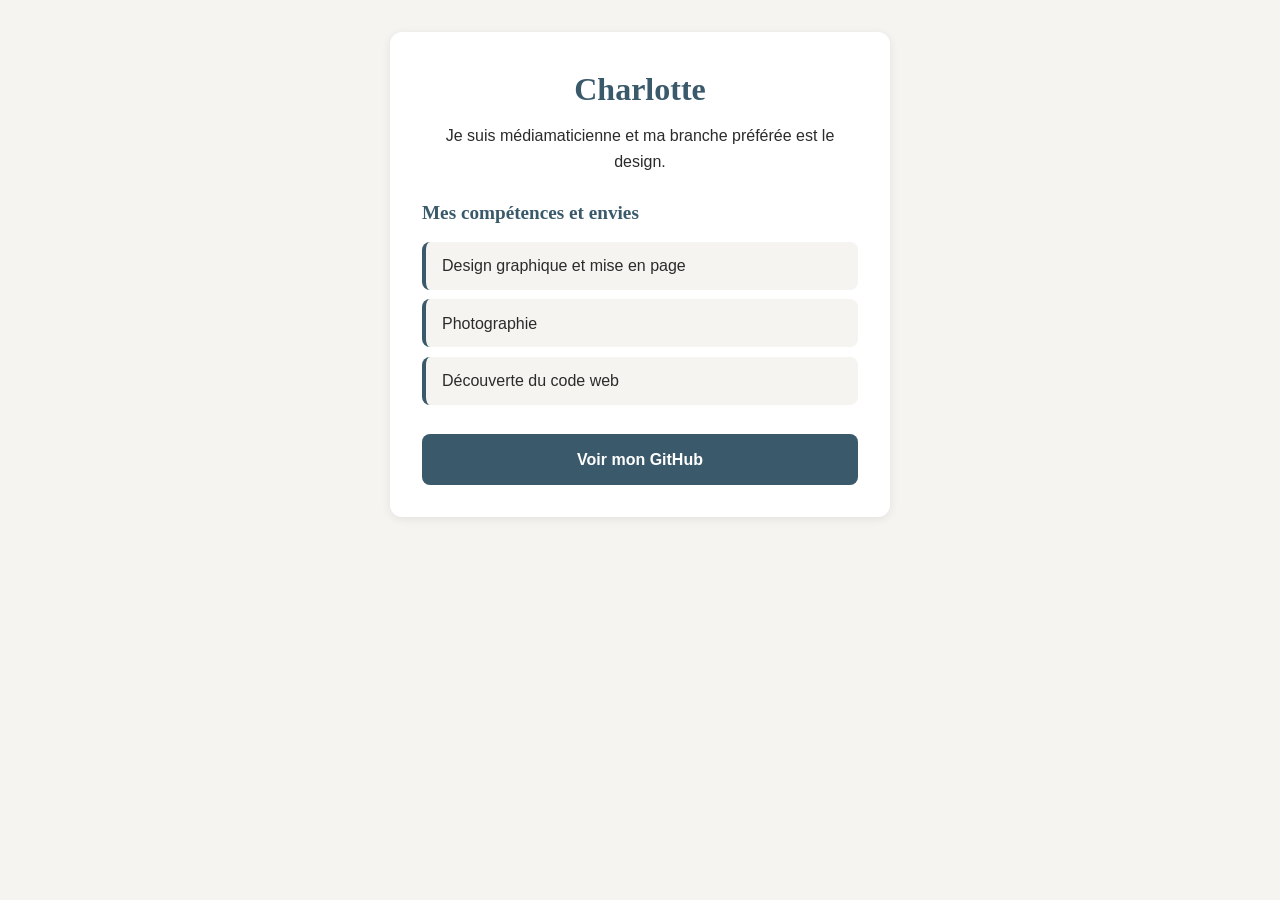
<file: index.html>
<!DOCTYPE html>
<html lang="fr">
<head>
<meta charset="UTF-8">
<meta name="viewport" content="width=device-width, initial-scale=1.0">
<title>Charlotte – Médiamaticienne</title>
<style>
  /* Couleurs sobres et deux polices seulement */
  :root {
    --couleur-fond: #f5f4f1;
    --couleur-carte: #ffffff;
    --couleur-texte: #2b2b2b;
    --couleur-accent: #3a5a6b;
  }

  * {
    box-sizing: border-box;
    margin: 0;
    padding: 0;
  }

  body {
    font-family: "Segoe UI", Arial, sans-serif;
    background-color: var(--couleur-fond);
    color: var(--couleur-texte);
    display: flex;
    justify-content: center;
    padding: 2rem 1rem;
    line-height: 1.6;
  }

  main {
    background-color: var(--couleur-carte);
    border-radius: 12px;
    padding: 2rem;
    max-width: 500px;
    width: 100%;
    box-shadow: 0 2px 10px rgba(0, 0, 0, 0.08);
  }

  h1 {
    font-family: Georgia, "Times New Roman", serif;
    font-size: 2rem;
    color: var(--couleur-accent);
    margin-bottom: 0.5rem;
    text-align: center;
  }

  p.intro {
    text-align: center;
    margin-bottom: 1.5rem;
  }

  h2 {
    font-family: Georgia, "Times New Roman", serif;
    font-size: 1.2rem;
    color: var(--couleur-accent);
    margin-bottom: 0.8rem;
  }

  /* Liste des compétences */
  ul.competences {
    list-style: none;
    margin-bottom: 1.8rem;
  }

  ul.competences li {
    background-color: var(--couleur-fond);
    padding: 0.7rem 1rem;
    border-radius: 8px;
    margin-bottom: 0.6rem;
    border-left: 4px solid var(--couleur-accent);
  }

  a.lien-github {
    display: block;
    text-align: center;
    background-color: var(--couleur-accent);
    color: #ffffff;
    text-decoration: none;
    padding: 0.8rem;
    border-radius: 8px;
    font-weight: bold;
  }

  a.lien-github:hover {
    opacity: 0.9;
  }

  /* Adaptation pour petits écrans */
  @media (max-width: 400px) {
    h1 {
      font-size: 1.6rem;
    }
  }
</style>
</head>
<body>

<main>
  <h1>Charlotte</h1>
  <p class="intro">Je suis médiamaticienne et ma branche préférée est le design.</p>

  <h2>Mes compétences et envies</h2>
  <ul class="competences">
    <li>Design graphique et mise en page</li>
    <li>Photographie</li>
    <li>Découverte du code web</li>
  </ul>

  <a class="lien-github" href="https://github.com/pa71pct19/m291-charlotte" target="_blank" rel="noopener">
    Voir mon GitHub
  </a>
</main>

</body>
</html>
</file>
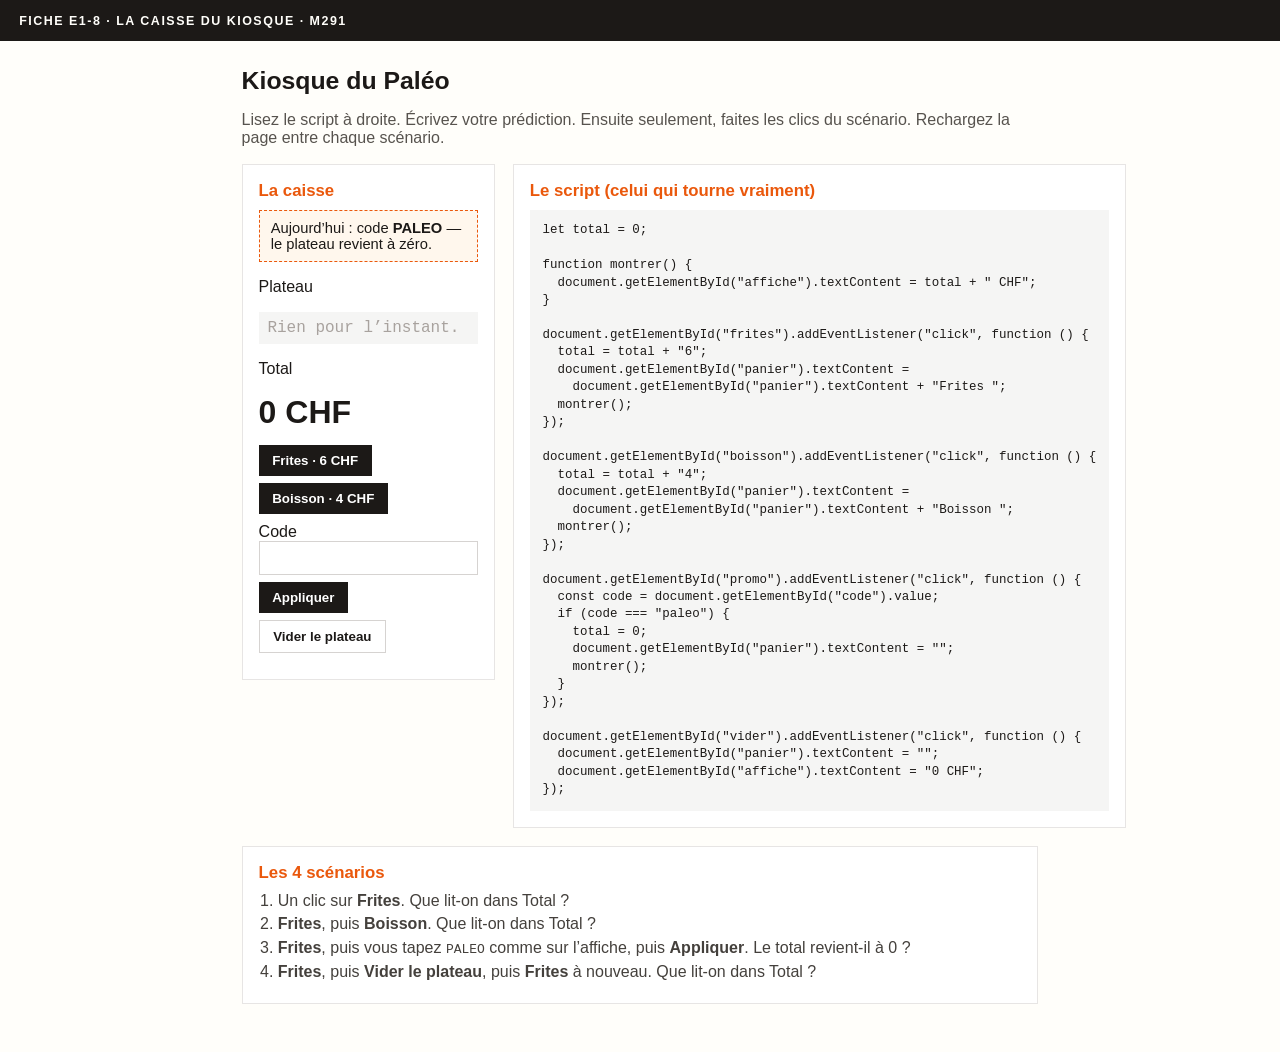
<file: caisse.html>
<!DOCTYPE html>
<html lang="fr">
<head>
  <meta charset="utf-8">
  <meta name="viewport" content="width=device-width, initial-scale=1">
  <title>e1-8 — La caisse du kiosque</title>
  <style>
    :root { --ink:#1c1917; --band:#1c1917; --accent:#ea580c; --bg:#fffefa; --paper:#f5f5f4; }
    * { box-sizing: border-box; }
    body { margin:0; font-family: Arial, Helvetica, sans-serif; background:var(--bg); color:var(--ink); }
    header { background:var(--band); color:#fffefa; padding:0.85rem 1.2rem; letter-spacing:.12em; text-transform:uppercase; font-size:.78rem; font-weight:700; }
    main { max-width: 52rem; margin:0 auto; padding:1.4rem 1.1rem 3rem; }
    h1 { font-size:1.55rem; margin:.2rem 0 .45rem; }
    .lead { color:#57534e; margin-bottom:1.1rem; }
    .grid { display:grid; gap:1.1rem; }
    @media (min-width: 720px) { .grid { grid-template-columns: 1fr 1.15fr; align-items:start; } }
    .card { background:#fff; border:1px solid #e7e5e4; padding:1rem 1rem 1.05rem; }
    .card h2 { margin:0 0 .55rem; font-size:1.05rem; color:var(--accent); }
    .affiche-code { background:#fff7ed; border:1px dashed #ea580c; padding:.55rem .7rem; margin:0 0 .8rem; font-size:.92rem; }
    .panier { min-height:1.4rem; margin:.2rem 0 .7rem; padding:.45rem .55rem; background:var(--paper); font-family: ui-monospace, monospace; }
    .panier:empty::before { content:"Rien pour l’instant."; color:#a8a29e; }
    .total { font-size:2rem; font-weight:700; margin:.15rem 0 .85rem; }
    .row { display:flex; flex-wrap:wrap; gap:.45rem; margin-bottom:.55rem; }
    button { background:var(--band); color:#fff; border:0; padding:.5rem .85rem; font-weight:700; cursor:pointer; }
    button:hover { background:var(--accent); }
    button.ghost { background:#fff; color:var(--ink); border:1px solid #d6d3d1; }
    button.ghost:hover { border-color:var(--accent); color:var(--accent); background:#fff; }
    input { font:inherit; padding:.45rem .55rem; border:1px solid #d6d3d1; min-width:8rem; }
    pre { background:var(--paper); padding:.75rem .8rem; overflow:auto; font-size:.78rem; line-height:1.4; margin:0; }
    ol { margin:.3rem 0 0; padding-left:1.2rem; color:#44403c; }
    ol li { margin:0 0 .35rem; }
  </style>
</head>
<body>
  <header>Fiche e1-8 · La caisse du kiosque · M291</header>
  <main>
    <h1>Kiosque du Paléo</h1>
    <p class="lead">Lisez le script à droite. Écrivez votre prédiction. Ensuite seulement, faites les clics du scénario. Rechargez la page entre chaque scénario.</p>

    <div class="grid">
      <section class="card">
        <h2>La caisse</h2>
        <p class="affiche-code">Aujourd’hui : code <strong>PALEO</strong> — le plateau revient à zéro.</p>
        <p>Plateau</p>
        <p class="panier" id="panier"></p>
        <p>Total</p>
        <p class="total" id="affiche">0 CHF</p>
        <div class="row">
          <button type="button" id="frites">Frites · 6 CHF</button>
          <button type="button" id="boisson">Boisson · 4 CHF</button>
        </div>
        <div class="row">
          <label>Code <input id="code" type="text" autocomplete="off" spellcheck="false"></label>
          <button type="button" id="promo">Appliquer</button>
          <button type="button" class="ghost" id="vider">Vider le plateau</button>
        </div>
      </section>

      <section class="card">
        <h2>Le script (celui qui tourne vraiment)</h2>
        <pre>let total = 0;

function montrer() {
  document.getElementById("affiche").textContent = total + " CHF";
}

document.getElementById("frites").addEventListener("click", function () {
  total = total + "6";
  document.getElementById("panier").textContent =
    document.getElementById("panier").textContent + "Frites ";
  montrer();
});

document.getElementById("boisson").addEventListener("click", function () {
  total = total + "4";
  document.getElementById("panier").textContent =
    document.getElementById("panier").textContent + "Boisson ";
  montrer();
});

document.getElementById("promo").addEventListener("click", function () {
  const code = document.getElementById("code").value;
  if (code === "paleo") {
    total = 0;
    document.getElementById("panier").textContent = "";
    montrer();
  }
});

document.getElementById("vider").addEventListener("click", function () {
  document.getElementById("panier").textContent = "";
  document.getElementById("affiche").textContent = "0 CHF";
});</pre>
      </section>
    </div>

    <section class="card" style="margin-top:1.1rem;">
      <h2>Les 4 scénarios</h2>
      <ol>
        <li>Un clic sur <strong>Frites</strong>. Que lit-on dans Total ?</li>
        <li><strong>Frites</strong>, puis <strong>Boisson</strong>. Que lit-on dans Total ?</li>
        <li><strong>Frites</strong>, puis vous tapez <code>PALEO</code> comme sur l’affiche, puis <strong>Appliquer</strong>. Le total revient-il à 0 ?</li>
        <li><strong>Frites</strong>, puis <strong>Vider le plateau</strong>, puis <strong>Frites</strong> à nouveau. Que lit-on dans Total ?</li>
      </ol>
    </section>
  </main>
  <script>
    let total = 0;

    function montrer() {
      document.getElementById("affiche").textContent = total + " CHF";
    }

    document.getElementById("frites").addEventListener("click", function () {
      total = total + "6";
      document.getElementById("panier").textContent =
        document.getElementById("panier").textContent + "Frites ";
      montrer();
      console.log("total :", total);
    });

    document.getElementById("boisson").addEventListener("click", function () {
      total = total + "4";
      document.getElementById("panier").textContent =
        document.getElementById("panier").textContent + "Boisson ";
      montrer();
      console.log("total :", total);
    });

    document.getElementById("promo").addEventListener("click", function () {
      const code = document.getElementById("code").value;
      if (code === "paleo") {
        total = 0;
        document.getElementById("panier").textContent = "";
        montrer();
      }
      console.log("code tapé :", JSON.stringify(code));
    });

    document.getElementById("vider").addEventListener("click", function () {
      document.getElementById("panier").textContent = "";
      document.getElementById("affiche").textContent = "0 CHF";
      console.log("plateau vidé, total en mémoire :", total);
    });
  </script>
</body>
</html>
</file>
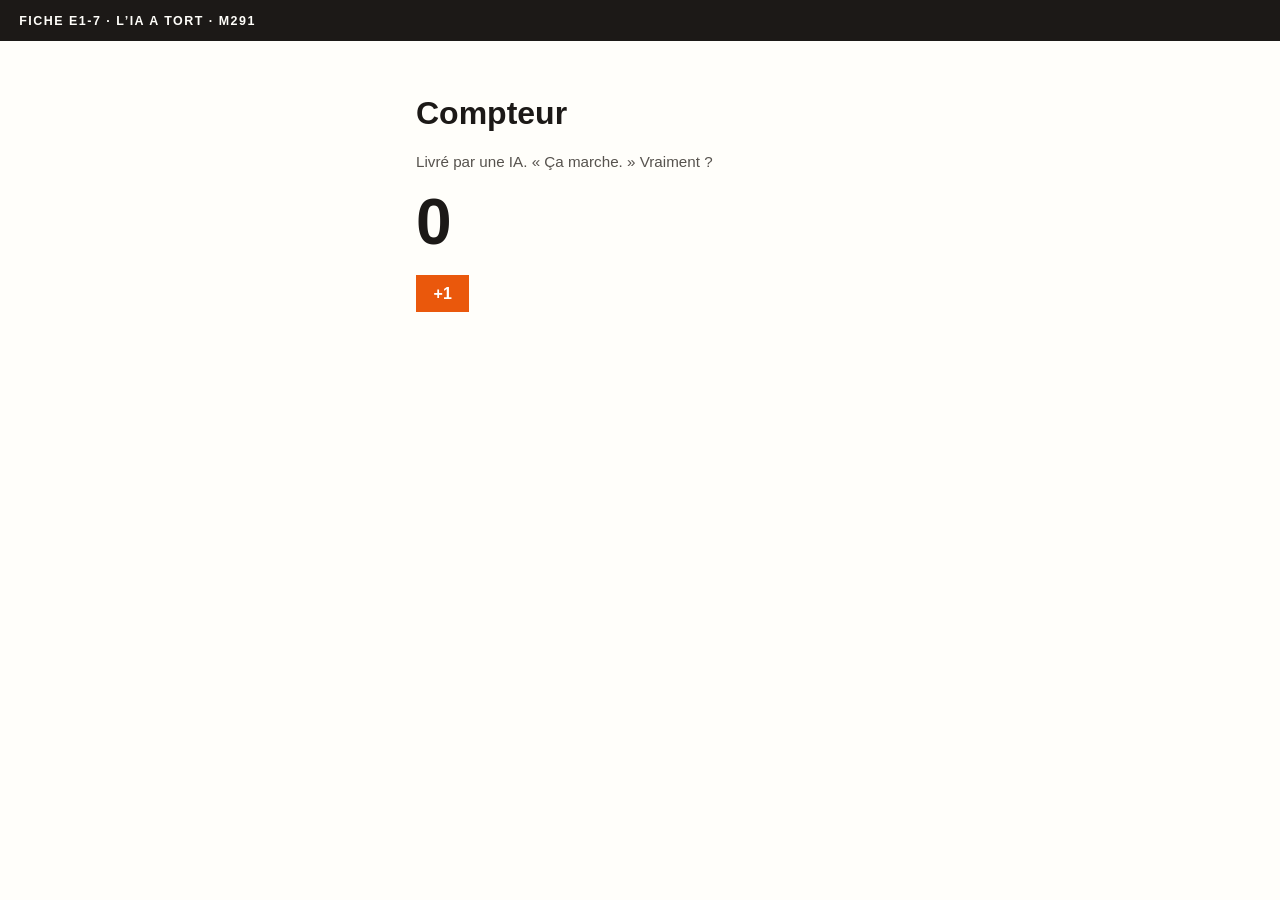
<file: compteur.html>
<!DOCTYPE html>
<html lang="fr" xmlns:mso="urn:schemas-microsoft-com:office:office" xmlns:msdt="uuid:C2F41010-65B3-11d1-A29F-00AA00C14882">
<head>
  <meta charset="utf-8">
  <meta name="viewport" content="width=device-width, initial-scale=1">
  <title>Compteur — e1-7 (version livrée par l’IA)</title>
  <style>
    body { font-family: Arial, Helvetica, sans-serif; background:#fffefa; color:#1c1917; margin:0; }
    header { background:#1c1917; color:#fffefa; padding:.85rem 1.2rem; letter-spacing:.12em; text-transform:uppercase; font-size:.78rem; font-weight:700; }
    main { max-width: 28rem; margin:0 auto; padding:2rem 1.1rem; }
    .count { font-size: 4rem; font-weight:700; margin:.4rem 0 1rem; }
    button { background:#ea580c; color:#fff; border:0; padding:.6rem 1.1rem; font-size:1rem; font-weight:700; cursor:pointer; }
    .note { color:#57534e; font-size:.95rem; }
  </style>

<!--[if gte mso 9]><xml>
<mso:CustomDocumentProperties>
<mso:xd_Signature msdt:dt="string"></mso:xd_Signature>
<mso:display_urn_x003a_schemas-microsoft-com_x003a_office_x003a_office_x0023_Editor msdt:dt="string">Marc D�nervaud</mso:display_urn_x003a_schemas-microsoft-com_x003a_office_x003a_office_x0023_Editor>
<mso:Order msdt:dt="string">10534600.0000000</mso:Order>
<mso:display_urn_x003a_schemas-microsoft-com_x003a_office_x003a_office_x0023_Author msdt:dt="string">Marc D�nervaud</mso:display_urn_x003a_schemas-microsoft-com_x003a_office_x003a_office_x0023_Author>
<mso:xd_ProgID msdt:dt="string"></mso:xd_ProgID>
<mso:_ExtendedDescription msdt:dt="string"></mso:_ExtendedDescription>
<mso:ComplianceAssetId msdt:dt="string"></mso:ComplianceAssetId>
<mso:TemplateUrl msdt:dt="string"></mso:TemplateUrl>
<mso:ContentTypeId msdt:dt="string">0x010100B084A62CD3C5F842BB23EB74256B6499</mso:ContentTypeId>
<mso:TriggerFlowInfo msdt:dt="string"></mso:TriggerFlowInfo>
<mso:_SourceUrl msdt:dt="string"></mso:_SourceUrl>
<mso:_SharedFileIndex msdt:dt="string"></mso:_SharedFileIndex>
</mso:CustomDocumentProperties>
</xml><![endif]-->
</head>
<body>
  <header>Fiche e1-7 · L’IA a tort · M291</header>
  <main>
    <h1>Compteur</h1>
    <p class="note">Livré par une IA. « Ça marche. » Vraiment ?</p>
    <p class="count" id="affiche">0</p>
    <button type="button" id="plus">+1</button>
  </main>
  <script>
    // Boîte « n » : le vrai compteur, en mémoire.
    let n = 0;

    const bouton = document.getElementById("plus");

    bouton.addEventListener("click", function () {
      n = n + 1;
      console.log("n vaut maintenant", n);
      document.getElementById("affiche").textContent = n;
    });
  </script>
</body>
</html>
</file>
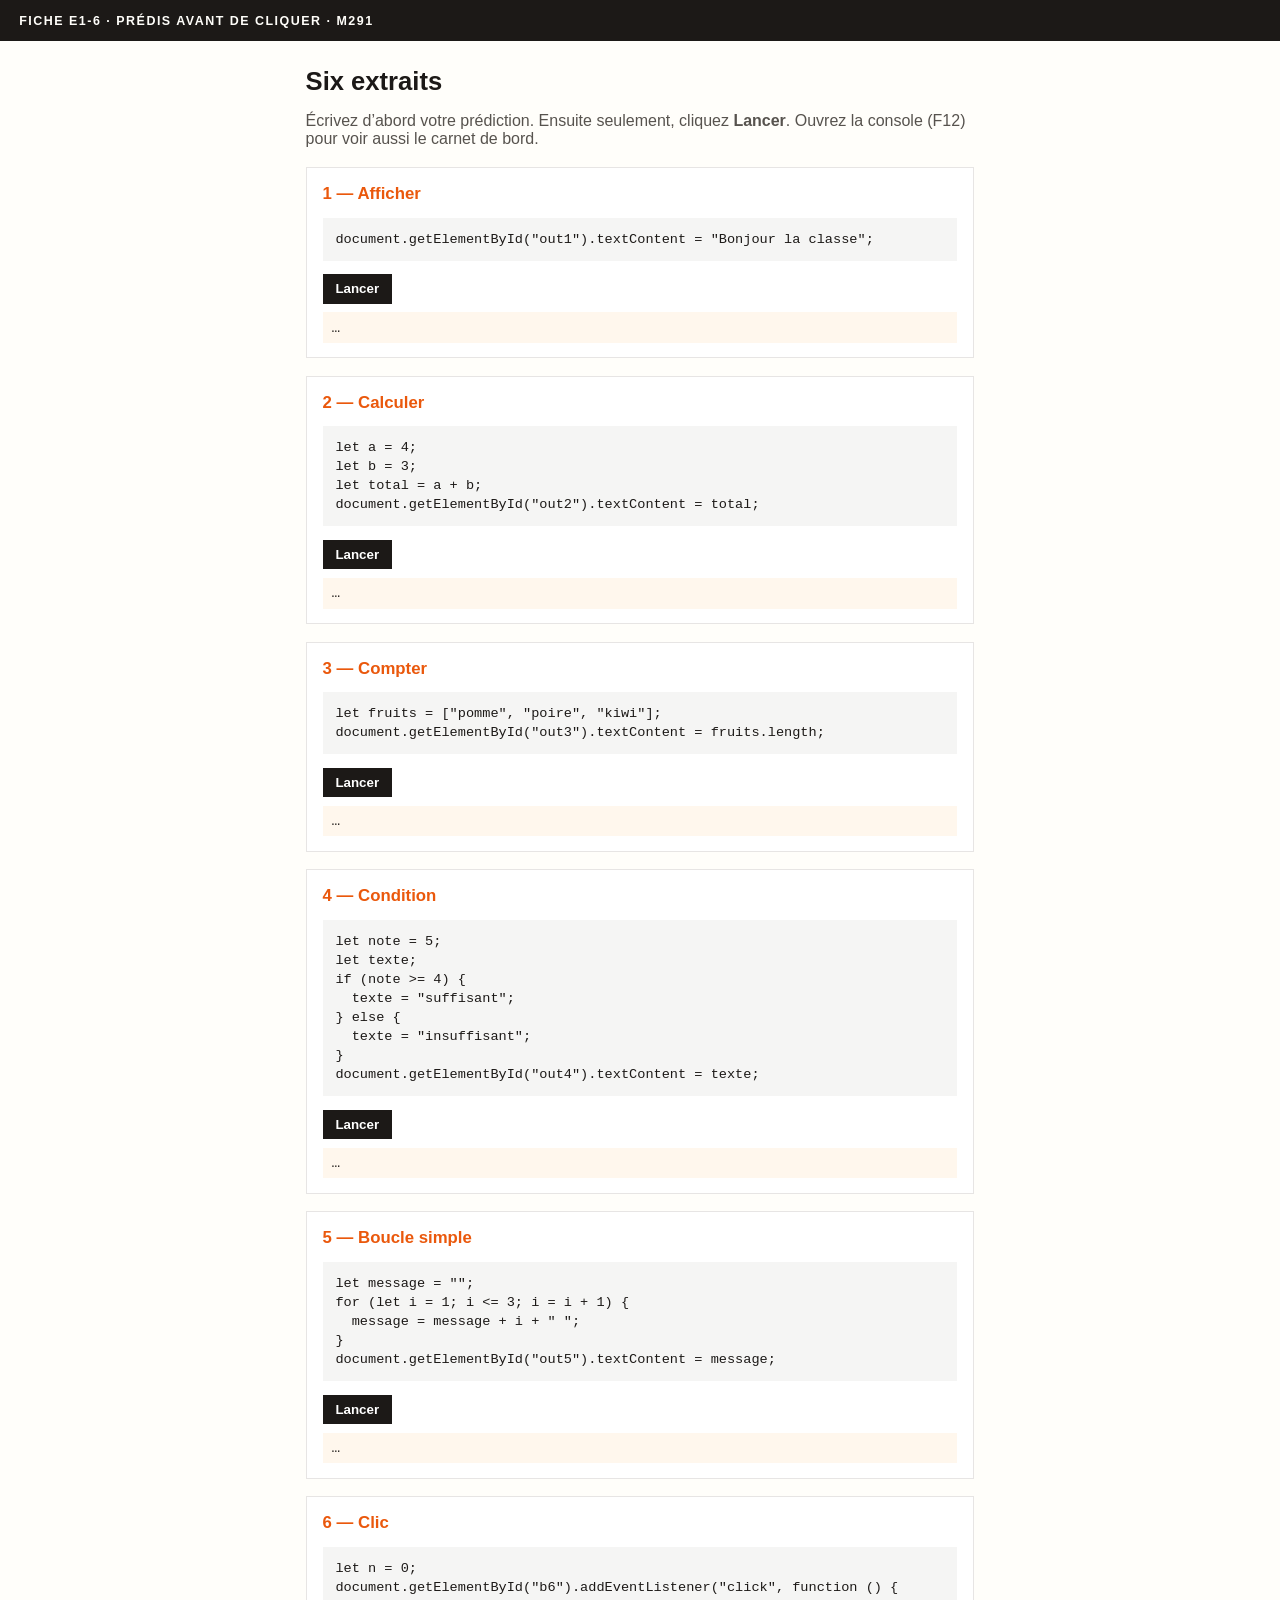
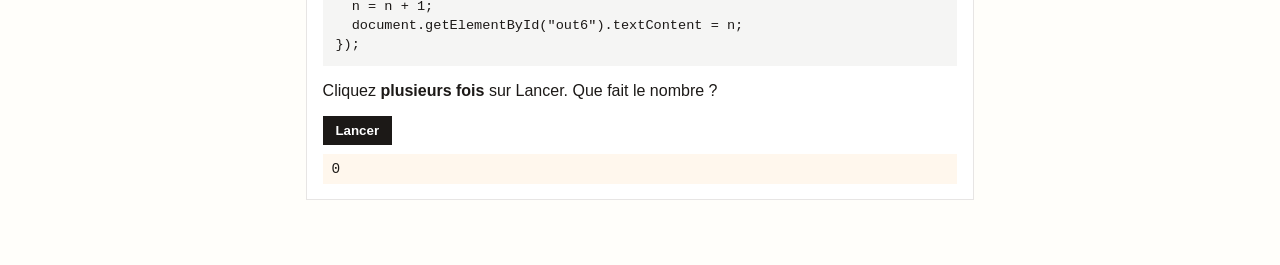
<file: six-extraits.html>
<!DOCTYPE html>
<html lang="fr" xmlns:mso="urn:schemas-microsoft-com:office:office" xmlns:msdt="uuid:C2F41010-65B3-11d1-A29F-00AA00C14882">
<head>
  <meta charset="utf-8">
  <meta name="viewport" content="width=device-width, initial-scale=1">
  <title>e1-6 — Prédis avant de cliquer</title>
  <style>
    :root { --ink:#1c1917; --band:#1c1917; --accent:#ea580c; --bg:#fffefa; --paper:#f5f5f4; }
    * { box-sizing: border-box; }
    body { margin:0; font-family: Arial, Helvetica, sans-serif; background:var(--bg); color:var(--ink); }
    header { background:var(--band); color:#fffefa; padding:0.85rem 1.2rem; letter-spacing:.12em; text-transform:uppercase; font-size:.78rem; font-weight:700; }
    main { max-width: 44rem; margin:0 auto; padding:1.4rem 1.1rem 3rem; }
    h1 { font-size:1.6rem; margin:.2rem 0 0.6rem; }
    .lead { color:#57534e; margin-bottom:1.2rem; }
    article { background:#fff; border:1px solid #e7e5e4; margin:0 0 1.1rem; padding:1rem 1rem 0.9rem; }
    article h2 { margin:0 0 .4rem; font-size:1.05rem; color:var(--accent); }
    pre { background:var(--paper); padding:.75rem .8rem; overflow:auto; font-size:.85rem; line-height:1.4; }
    button { background:var(--band); color:#fff; border:0; padding:.45rem .8rem; font-weight:700; cursor:pointer; }
    button:hover { background:var(--accent); }
    .out { min-height:1.4rem; margin:.55rem 0 0; padding:.45rem .55rem; background:#fff7ed; font-family: ui-monospace, monospace; font-size:.9rem; }
  </style>

<!--[if gte mso 9]><xml>
<mso:CustomDocumentProperties>
<mso:xd_Signature msdt:dt="string"></mso:xd_Signature>
<mso:display_urn_x003a_schemas-microsoft-com_x003a_office_x003a_office_x0023_Editor msdt:dt="string">Marc D�nervaud</mso:display_urn_x003a_schemas-microsoft-com_x003a_office_x003a_office_x0023_Editor>
<mso:Order msdt:dt="string">10534500.0000000</mso:Order>
<mso:display_urn_x003a_schemas-microsoft-com_x003a_office_x003a_office_x0023_Author msdt:dt="string">Marc D�nervaud</mso:display_urn_x003a_schemas-microsoft-com_x003a_office_x003a_office_x0023_Author>
<mso:xd_ProgID msdt:dt="string"></mso:xd_ProgID>
<mso:_ExtendedDescription msdt:dt="string"></mso:_ExtendedDescription>
<mso:ComplianceAssetId msdt:dt="string"></mso:ComplianceAssetId>
<mso:TemplateUrl msdt:dt="string"></mso:TemplateUrl>
<mso:ContentTypeId msdt:dt="string">0x010100B084A62CD3C5F842BB23EB74256B6499</mso:ContentTypeId>
<mso:TriggerFlowInfo msdt:dt="string"></mso:TriggerFlowInfo>
<mso:_SourceUrl msdt:dt="string"></mso:_SourceUrl>
<mso:_SharedFileIndex msdt:dt="string"></mso:_SharedFileIndex>
</mso:CustomDocumentProperties>
</xml><![endif]-->
</head>
<body>
  <header>Fiche e1-6 · Prédis avant de cliquer · M291</header>
  <main>
    <h1>Six extraits</h1>
    <p class="lead">Écrivez d’abord votre prédiction. Ensuite seulement, cliquez <strong>Lancer</strong>. Ouvrez la console (F12) pour voir aussi le carnet de bord.</p>

    <article>
      <h2>1 — Afficher</h2>
      <pre>document.getElementById("out1").textContent = "Bonjour la classe";</pre>
      <button type="button" id="b1">Lancer</button>
      <div class="out" id="out1">…</div>
    </article>

    <article>
      <h2>2 — Calculer</h2>
      <pre>let a = 4;
let b = 3;
let total = a + b;
document.getElementById("out2").textContent = total;</pre>
      <button type="button" id="b2">Lancer</button>
      <div class="out" id="out2">…</div>
    </article>

    <article>
      <h2>3 — Compter</h2>
      <pre>let fruits = ["pomme", "poire", "kiwi"];
document.getElementById("out3").textContent = fruits.length;</pre>
      <button type="button" id="b3">Lancer</button>
      <div class="out" id="out3">…</div>
    </article>

    <article>
      <h2>4 — Condition</h2>
      <pre>let note = 5;
let texte;
if (note >= 4) {
  texte = "suffisant";
} else {
  texte = "insuffisant";
}
document.getElementById("out4").textContent = texte;</pre>
      <button type="button" id="b4">Lancer</button>
      <div class="out" id="out4">…</div>
    </article>

    <article>
      <h2>5 — Boucle simple</h2>
      <pre>let message = "";
for (let i = 1; i <= 3; i = i + 1) {
  message = message + i + " ";
}
document.getElementById("out5").textContent = message;</pre>
      <button type="button" id="b5">Lancer</button>
      <div class="out" id="out5">…</div>
    </article>

    <article>
      <h2>6 — Clic</h2>
      <pre>let n = 0;
document.getElementById("b6").addEventListener("click", function () {
  n = n + 1;
  document.getElementById("out6").textContent = n;
});</pre>
      <p>Cliquez <strong>plusieurs fois</strong> sur Lancer. Que fait le nombre ?</p>
      <button type="button" id="b6">Lancer</button>
      <div class="out" id="out6">0</div>
    </article>
  </main>
  <script>
    document.getElementById("b1").addEventListener("click", function () {
      document.getElementById("out1").textContent = "Bonjour la classe";
      console.log("extrait 1 : texte affiché");
    });
    document.getElementById("b2").addEventListener("click", function () {
      let a = 4;
      let b = 3;
      let total = a + b;
      document.getElementById("out2").textContent = total;
      console.log("extrait 2 :", total);
    });
    document.getElementById("b3").addEventListener("click", function () {
      let fruits = ["pomme", "poire", "kiwi"];
      document.getElementById("out3").textContent = fruits.length;
      console.log("extrait 3 :", fruits.length);
    });
    document.getElementById("b4").addEventListener("click", function () {
      let note = 5;
      let texte;
      if (note >= 4) {
        texte = "suffisant";
      } else {
        texte = "insuffisant";
      }
      document.getElementById("out4").textContent = texte;
      console.log("extrait 4 :", texte);
    });
    document.getElementById("b5").addEventListener("click", function () {
      let message = "";
      for (let i = 1; i <= 3; i = i + 1) {
        message = message + i + " ";
      }
      document.getElementById("out5").textContent = message;
      console.log("extrait 5 :", message);
    });
    let n = 0;
    document.getElementById("b6").addEventListener("click", function () {
      n = n + 1;
      document.getElementById("out6").textContent = n;
      console.log("extrait 6 :", n);
    });
  </script>
</body>
</html>
</file>
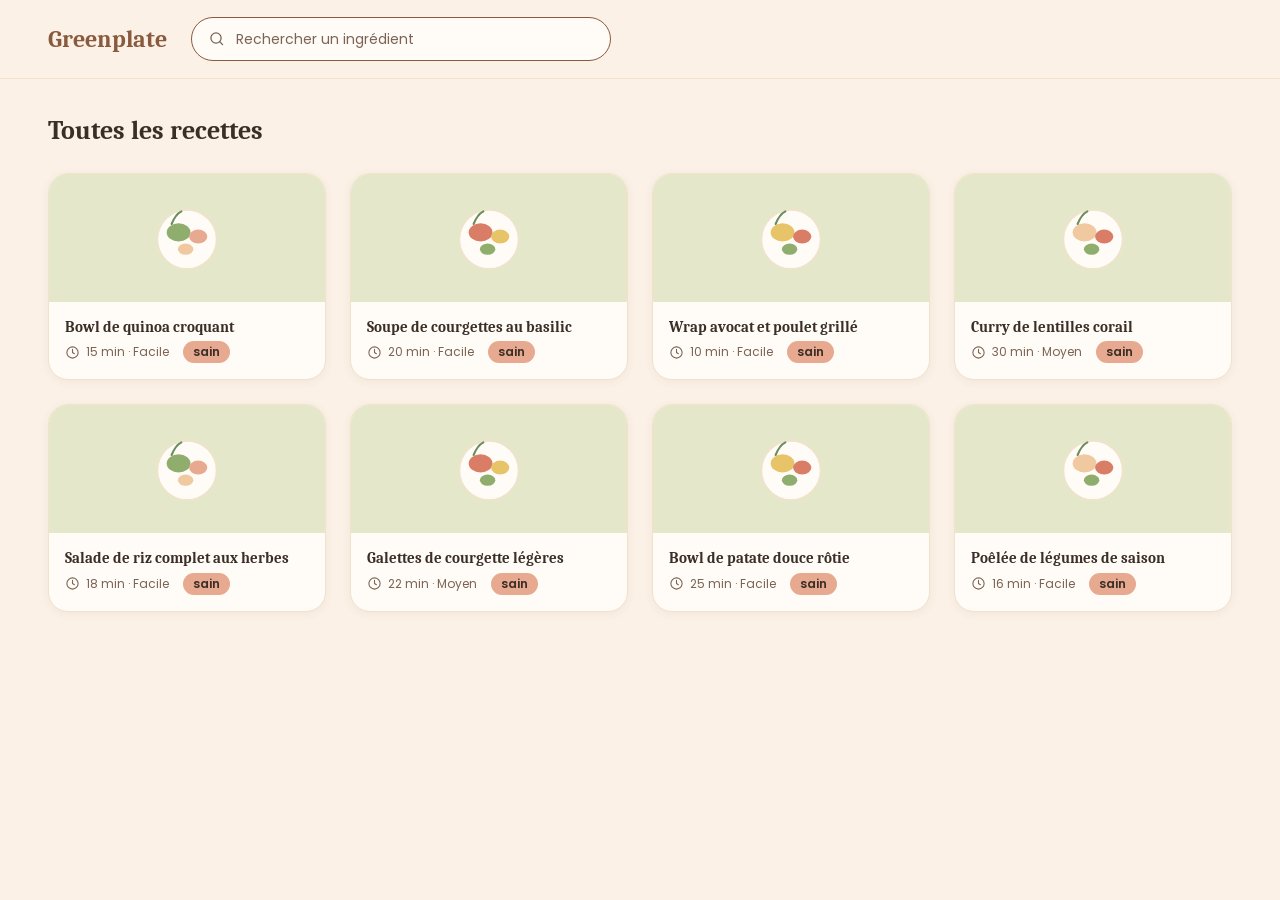
<file: code/accueil.html>
<!DOCTYPE html>
<html lang="fr">
<head>
  <meta charset="utf-8">
  <meta name="viewport" content="width=device-width, initial-scale=1">
  <title>Greenplate – Recettes saines et rapides</title>
  <meta name="description" content="Trouve en quelques secondes une recette saine à partir d'un ingrédient que tu as déjà chez toi.">
  <link rel="preconnect" href="https://fonts.googleapis.com">
  <link rel="preconnect" href="https://fonts.gstatic.com" crossorigin>
  <link rel="stylesheet" href="https://fonts.googleapis.com/css2?family=Caladea:wght@700&family=Poppins:wght@400;600&display=swap">
  <link rel="stylesheet" href="style.css">
</head>
<body>

  <!-- Icônes et illustration de plat, définies une seule fois puis réutilisées avec <use> -->
  <svg class="sprite" aria-hidden="true">
    <symbol id="i-recherche" viewBox="0 0 24 24"><circle cx="11" cy="11" r="7"/><path d="m20 20-3.5-3.5"/></symbol>
    <symbol id="i-fleche" viewBox="0 0 24 24"><path d="m9 6 6 6-6 6"/></symbol>
    <symbol id="i-horloge" viewBox="0 0 24 24"><circle cx="12" cy="12" r="9"/><path d="M12 7v5l3 2"/></symbol>
    <symbol id="plat" viewBox="0 0 120 120">
      <circle class="plat__assiette" cx="60" cy="62" r="42"/>
      <ellipse class="plat__a" cx="48" cy="52" rx="17" ry="13"/>
      <ellipse class="plat__b" cx="76" cy="58" rx="13" ry="10"/>
      <ellipse class="plat__c" cx="58" cy="76" rx="11" ry="8"/>
      <path class="plat__herbe" d="M38 40c4-10 10-16 14-18"/>
    </symbol>
  </svg>

  <header class="entete">
    <div class="conteneur entete__contenu">
      <h1 class="logo"><a href="accueil.html">Greenplate</a></h1>
      <a class="recherche" href="recherche.html">
        <svg class="icone" aria-hidden="true"><use href="#i-recherche"/></svg>
        <span>Rechercher un ingrédient</span>
        <svg class="icone icone--fleche" aria-hidden="true"><use href="#i-fleche"/></svg>
      </a>
    </div>
  </header>

  <main class="conteneur">

    <!-- Mobile uniquement : bandeau d'inspiration à faire glisser -->
    <section class="inspiration" aria-labelledby="titre-inspiration">
      <h2 class="surtitre" id="titre-inspiration">Inspiration de plats</h2>
      <ul class="carrousel">
        <li><a class="slide" href="recette.html"><svg class="plat" aria-hidden="true"><use href="#plat"/></svg>Bowl de quinoa croquant</a></li>
        <li><a class="slide" href="recette.html"><svg class="plat" aria-hidden="true"><use href="#plat"/></svg>Soupe de courgettes au basilic</a></li>
        <li><a class="slide" href="recette.html"><svg class="plat" aria-hidden="true"><use href="#plat"/></svg>Wrap avocat et poulet grillé</a></li>
      </ul>
    </section>

    <section aria-labelledby="titre-recettes">
      <h2 class="titre-section" id="titre-recettes">Toutes les recettes</h2>
      <ul class="grille">
        <li class="carte">
          <div class="carte__image"><svg class="plat" aria-hidden="true"><use href="#plat"/></svg></div>
          <div class="carte__corps">
            <h3 class="carte__titre"><a href="recette.html">Bowl de quinoa croquant</a></h3>
            <p class="carte__meta"><svg class="icone" aria-hidden="true"><use href="#i-horloge"/></svg>15 min · Facile<span class="tag">sain</span></p>
          </div>
        </li>
        <li class="carte">
          <div class="carte__image"><svg class="plat" aria-hidden="true"><use href="#plat"/></svg></div>
          <div class="carte__corps">
            <h3 class="carte__titre"><a href="recette.html">Soupe de courgettes au basilic</a></h3>
            <p class="carte__meta"><svg class="icone" aria-hidden="true"><use href="#i-horloge"/></svg>20 min · Facile<span class="tag">sain</span></p>
          </div>
        </li>
        <li class="carte">
          <div class="carte__image"><svg class="plat" aria-hidden="true"><use href="#plat"/></svg></div>
          <div class="carte__corps">
            <h3 class="carte__titre"><a href="recette.html">Wrap avocat et poulet grillé</a></h3>
            <p class="carte__meta"><svg class="icone" aria-hidden="true"><use href="#i-horloge"/></svg>10 min · Facile<span class="tag">sain</span></p>
          </div>
        </li>
        <li class="carte">
          <div class="carte__image"><svg class="plat" aria-hidden="true"><use href="#plat"/></svg></div>
          <div class="carte__corps">
            <h3 class="carte__titre"><a href="recette.html">Curry de lentilles corail</a></h3>
            <p class="carte__meta"><svg class="icone" aria-hidden="true"><use href="#i-horloge"/></svg>30 min · Moyen<span class="tag">sain</span></p>
          </div>
        </li>
        <li class="carte">
          <div class="carte__image"><svg class="plat" aria-hidden="true"><use href="#plat"/></svg></div>
          <div class="carte__corps">
            <h3 class="carte__titre"><a href="recette.html">Salade de riz complet aux herbes</a></h3>
            <p class="carte__meta"><svg class="icone" aria-hidden="true"><use href="#i-horloge"/></svg>18 min · Facile<span class="tag">sain</span></p>
          </div>
        </li>
        <li class="carte">
          <div class="carte__image"><svg class="plat" aria-hidden="true"><use href="#plat"/></svg></div>
          <div class="carte__corps">
            <h3 class="carte__titre"><a href="recette.html">Galettes de courgette légères</a></h3>
            <p class="carte__meta"><svg class="icone" aria-hidden="true"><use href="#i-horloge"/></svg>22 min · Moyen<span class="tag">sain</span></p>
          </div>
        </li>
        <li class="carte">
          <div class="carte__image"><svg class="plat" aria-hidden="true"><use href="#plat"/></svg></div>
          <div class="carte__corps">
            <h3 class="carte__titre"><a href="recette.html">Bowl de patate douce rôtie</a></h3>
            <p class="carte__meta"><svg class="icone" aria-hidden="true"><use href="#i-horloge"/></svg>25 min · Facile<span class="tag">sain</span></p>
          </div>
        </li>
        <li class="carte">
          <div class="carte__image"><svg class="plat" aria-hidden="true"><use href="#plat"/></svg></div>
          <div class="carte__corps">
            <h3 class="carte__titre"><a href="recette.html">Poêlée de légumes de saison</a></h3>
            <p class="carte__meta"><svg class="icone" aria-hidden="true"><use href="#i-horloge"/></svg>16 min · Facile<span class="tag">sain</span></p>
          </div>
        </li>
      </ul>
    </section>

  </main>
</body>
</html>
</file>
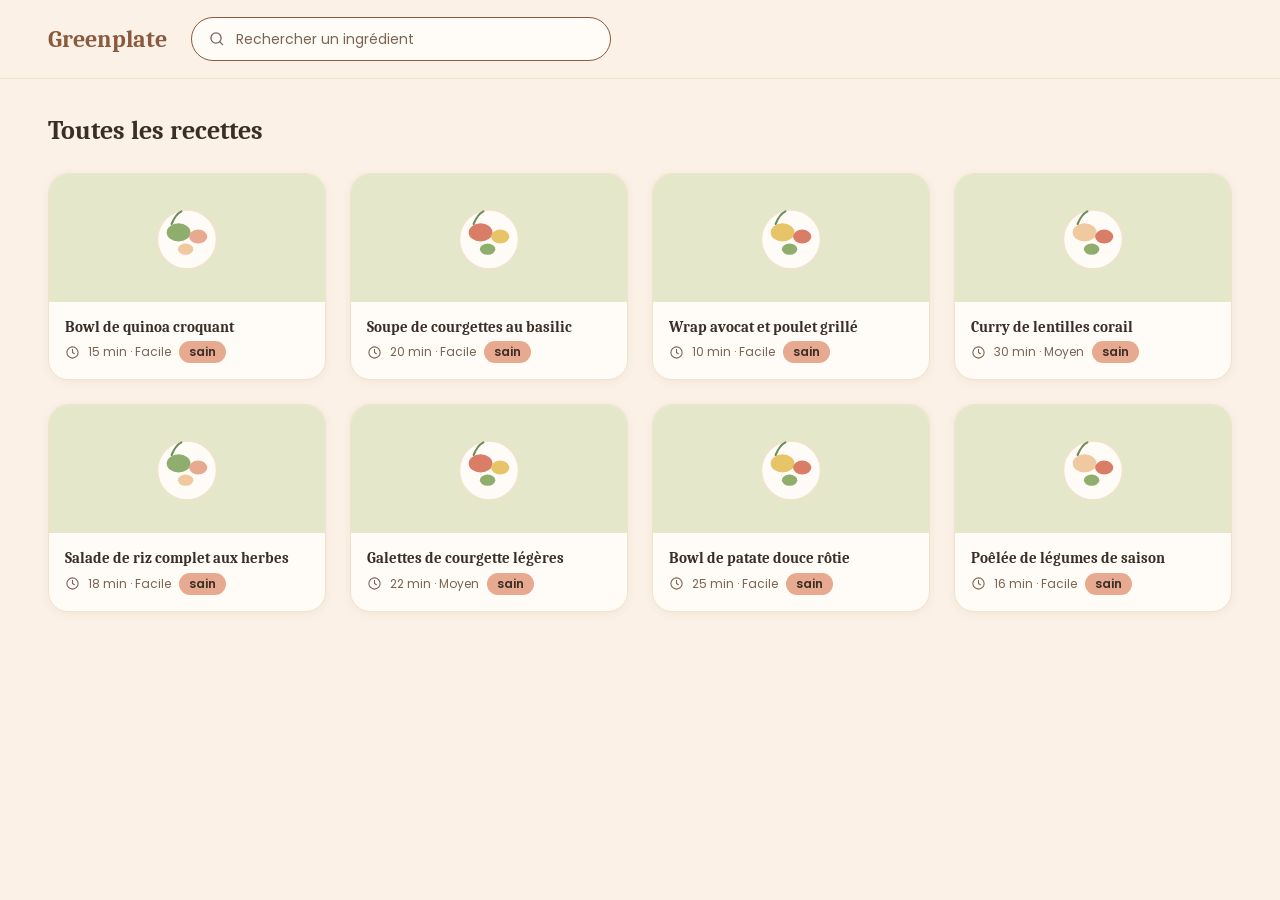
<file: code/code v2/accueil.html>
<!DOCTYPE html>
<html lang="fr">
<head>
  <meta charset="utf-8">
  <meta name="viewport" content="width=device-width, initial-scale=1">
  <title>Greenplate – Recettes saines et rapides</title>
  <meta name="description" content="Trouve en quelques secondes une recette saine à partir d'un ingrédient que tu as déjà chez toi.">
  <link rel="preconnect" href="https://fonts.googleapis.com">
  <link rel="preconnect" href="https://fonts.gstatic.com" crossorigin>
  <link rel="stylesheet" href="https://fonts.googleapis.com/css2?family=Caladea:wght@700&family=Poppins:wght@400;600&display=swap">
  <link rel="stylesheet" href="style.css">
</head>
<body>

  <!-- Icônes et illustration de plat, définies une seule fois puis réutilisées avec <use> -->
  <svg class="sprite" aria-hidden="true">
    <symbol id="i-recherche" viewBox="0 0 24 24"><circle cx="11" cy="11" r="7"/><path d="m20 20-3.5-3.5"/></symbol>
    <symbol id="i-fleche" viewBox="0 0 24 24"><path d="m9 6 6 6-6 6"/></symbol>
    <symbol id="i-horloge" viewBox="0 0 24 24"><circle cx="12" cy="12" r="9"/><path d="M12 7v5l3 2"/></symbol>
    <symbol id="plat" viewBox="0 0 120 120">
      <circle class="plat__assiette" cx="60" cy="62" r="42"/>
      <ellipse class="plat__a" cx="48" cy="52" rx="17" ry="13"/>
      <ellipse class="plat__b" cx="76" cy="58" rx="13" ry="10"/>
      <ellipse class="plat__c" cx="58" cy="76" rx="11" ry="8"/>
      <path class="plat__herbe" d="M38 40c4-10 10-16 14-18"/>
    </symbol>
  </svg>

  <header class="entete">
    <div class="conteneur entete__contenu">
      <h1 class="logo"><a href="accueil.html">Greenplate</a></h1>
      <a class="bouton recherche" href="recherche.html">
        <svg class="icone" aria-hidden="true"><use href="#i-recherche"/></svg>
        <span>Rechercher un ingrédient</span>
        <svg class="icone icone--fleche" aria-hidden="true"><use href="#i-fleche"/></svg>
      </a>
    </div>
  </header>

  <main class="conteneur">

    <!-- Mobile uniquement : bandeau d'inspiration à faire glisser -->
    <section class="inspiration" aria-labelledby="titre-inspiration">
      <h2 class="surtitre" id="titre-inspiration">Inspiration de plats</h2>
      <ul class="carrousel">
        <li><a class="slide" href="recette.html"><svg class="plat" aria-hidden="true"><use href="#plat"/></svg>Bowl de quinoa croquant</a></li>
        <li><a class="slide" href="recette.html"><svg class="plat" aria-hidden="true"><use href="#plat"/></svg>Soupe de courgettes au basilic</a></li>
        <li><a class="slide" href="recette.html"><svg class="plat" aria-hidden="true"><use href="#plat"/></svg>Wrap avocat et poulet grillé</a></li>
      </ul>
    </section>

    <section aria-labelledby="titre-recettes">
      <h2 class="titre-section" id="titre-recettes">Toutes les recettes</h2>
      <ul class="grille">
        <li class="carte">
          <div class="carte__image"><svg class="plat" aria-hidden="true"><use href="#plat"/></svg></div>
          <div class="carte__corps">
            <h3 class="carte__titre"><a href="recette.html">Bowl de quinoa croquant</a></h3>
            <p class="carte__meta"><svg class="icone" aria-hidden="true"><use href="#i-horloge"/></svg>15 min · Facile<span class="tag">sain</span></p>
          </div>
        </li>
        <li class="carte">
          <div class="carte__image"><svg class="plat" aria-hidden="true"><use href="#plat"/></svg></div>
          <div class="carte__corps">
            <h3 class="carte__titre"><a href="recette.html">Soupe de courgettes au basilic</a></h3>
            <p class="carte__meta"><svg class="icone" aria-hidden="true"><use href="#i-horloge"/></svg>20 min · Facile<span class="tag">sain</span></p>
          </div>
        </li>
        <li class="carte">
          <div class="carte__image"><svg class="plat" aria-hidden="true"><use href="#plat"/></svg></div>
          <div class="carte__corps">
            <h3 class="carte__titre"><a href="recette.html">Wrap avocat et poulet grillé</a></h3>
            <p class="carte__meta"><svg class="icone" aria-hidden="true"><use href="#i-horloge"/></svg>10 min · Facile<span class="tag">sain</span></p>
          </div>
        </li>
        <li class="carte">
          <div class="carte__image"><svg class="plat" aria-hidden="true"><use href="#plat"/></svg></div>
          <div class="carte__corps">
            <h3 class="carte__titre"><a href="recette.html">Curry de lentilles corail</a></h3>
            <p class="carte__meta"><svg class="icone" aria-hidden="true"><use href="#i-horloge"/></svg>30 min · Moyen<span class="tag">sain</span></p>
          </div>
        </li>
        <li class="carte">
          <div class="carte__image"><svg class="plat" aria-hidden="true"><use href="#plat"/></svg></div>
          <div class="carte__corps">
            <h3 class="carte__titre"><a href="recette.html">Salade de riz complet aux herbes</a></h3>
            <p class="carte__meta"><svg class="icone" aria-hidden="true"><use href="#i-horloge"/></svg>18 min · Facile<span class="tag">sain</span></p>
          </div>
        </li>
        <li class="carte">
          <div class="carte__image"><svg class="plat" aria-hidden="true"><use href="#plat"/></svg></div>
          <div class="carte__corps">
            <h3 class="carte__titre"><a href="recette.html">Galettes de courgette légères</a></h3>
            <p class="carte__meta"><svg class="icone" aria-hidden="true"><use href="#i-horloge"/></svg>22 min · Moyen<span class="tag">sain</span></p>
          </div>
        </li>
        <li class="carte">
          <div class="carte__image"><svg class="plat" aria-hidden="true"><use href="#plat"/></svg></div>
          <div class="carte__corps">
            <h3 class="carte__titre"><a href="recette.html">Bowl de patate douce rôtie</a></h3>
            <p class="carte__meta"><svg class="icone" aria-hidden="true"><use href="#i-horloge"/></svg>25 min · Facile<span class="tag">sain</span></p>
          </div>
        </li>
        <li class="carte">
          <div class="carte__image"><svg class="plat" aria-hidden="true"><use href="#plat"/></svg></div>
          <div class="carte__corps">
            <h3 class="carte__titre"><a href="recette.html">Poêlée de légumes de saison</a></h3>
            <p class="carte__meta"><svg class="icone" aria-hidden="true"><use href="#i-horloge"/></svg>16 min · Facile<span class="tag">sain</span></p>
          </div>
        </li>
      </ul>
    </section>

  </main>
</body>
</html>
</file>
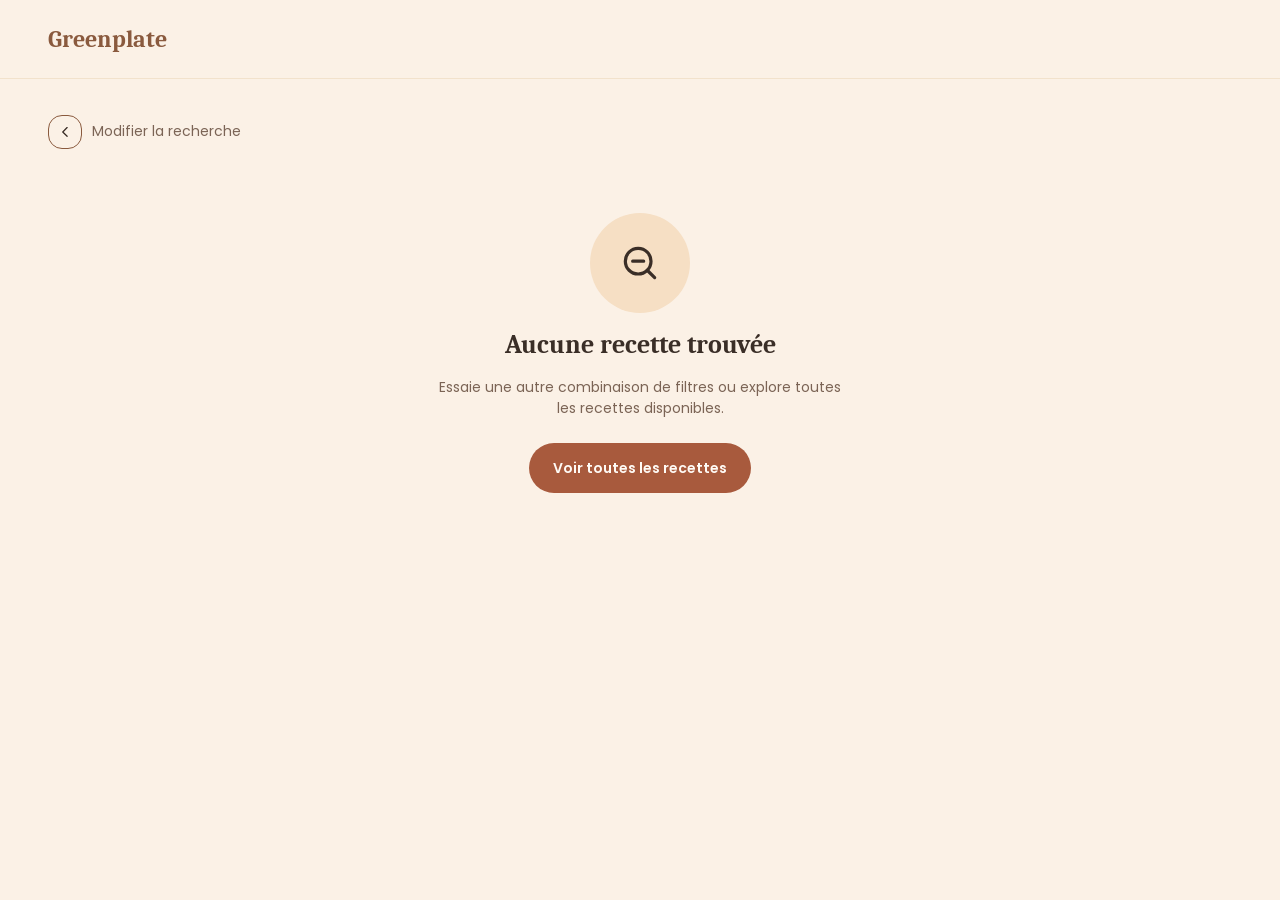
<file: code/code v2/aucun-resultat.html>
<!DOCTYPE html>
<html lang="fr">
<head>
  <meta charset="utf-8">
  <meta name="viewport" content="width=device-width, initial-scale=1">
  <title>Aucune recette trouvée – Greenplate</title>
  <meta name="description" content="Aucune recette ne correspond à ta recherche. Essaie d'autres filtres ou explore toutes les recettes.">
  <link rel="preconnect" href="https://fonts.googleapis.com">
  <link rel="preconnect" href="https://fonts.gstatic.com" crossorigin>
  <link rel="stylesheet" href="https://fonts.googleapis.com/css2?family=Caladea:wght@700&family=Poppins:wght@400;600&display=swap">
  <link rel="stylesheet" href="style.css">
</head>
<body>

  <svg class="sprite" aria-hidden="true">
    <symbol id="i-retour" viewBox="0 0 24 24"><path d="m15 6-6 6 6 6"/></symbol>
    <symbol id="i-aucun" viewBox="0 0 24 24"><circle cx="11" cy="11" r="7"/><path d="m20 20-3.5-3.5M8 11h6"/></symbol>
  </svg>

  <header class="entete">
    <div class="conteneur entete__contenu">
      <p class="logo"><a href="accueil.html">Greenplate</a></p>
    </div>
  </header>

  <main class="conteneur">
    <a class="retour" href="recherche.html"><svg class="icone" aria-hidden="true"><use href="#i-retour"/></svg>Modifier la recherche</a>

    <section class="vide">
      <div class="vide__icone"><svg class="icone" aria-hidden="true"><use href="#i-aucun"/></svg></div>
      <h1 class="titre-page">Aucune recette trouvée</h1>
      <p>Essaie une autre combinaison de filtres ou explore toutes les recettes disponibles.</p>
      <a class="bouton" href="accueil.html">Voir toutes les recettes</a>
    </section>
  </main>
</body>
</html>
</file>
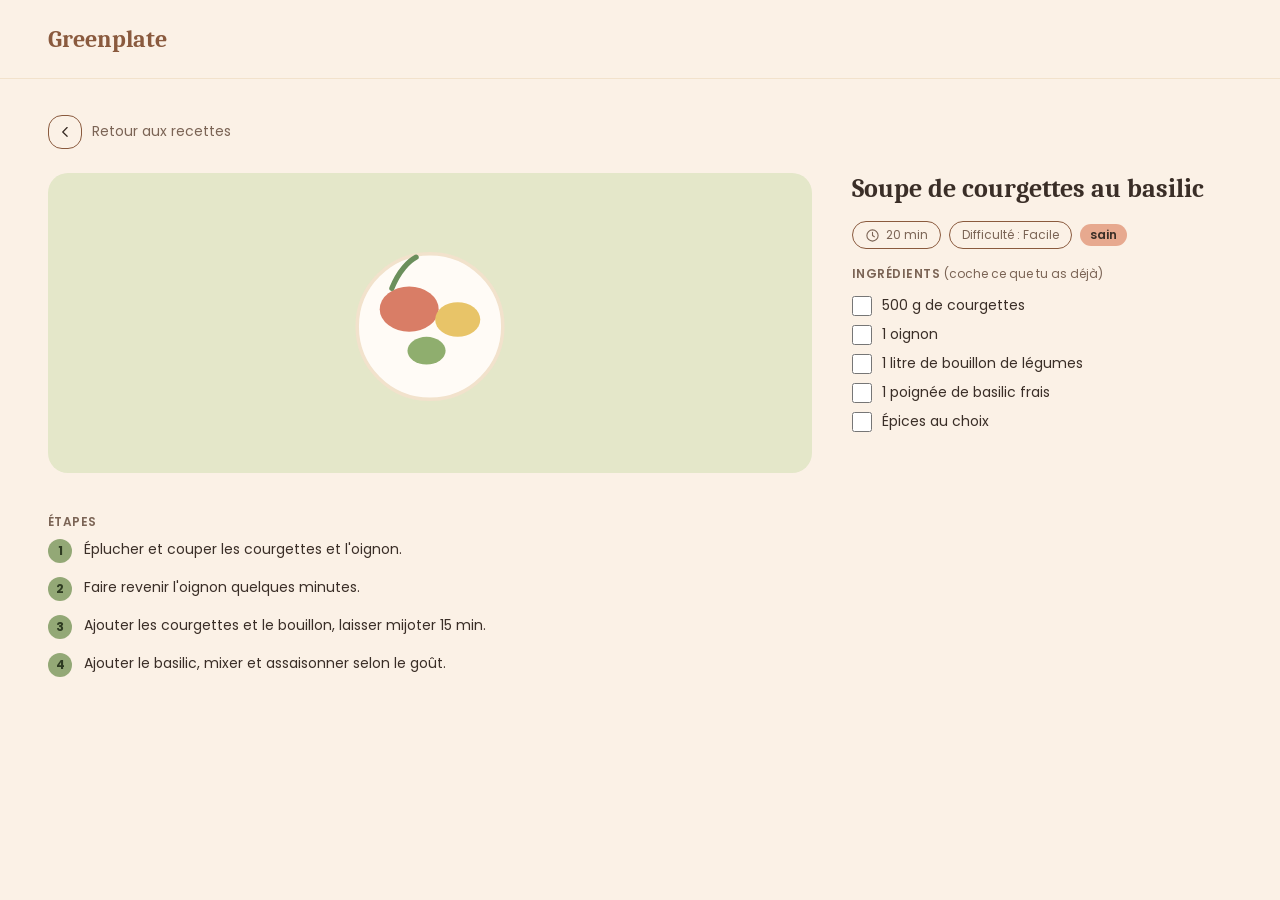
<file: code/code v2/recette.html>
<!DOCTYPE html>
<html lang="fr">
<head>
  <meta charset="utf-8">
  <meta name="viewport" content="width=device-width, initial-scale=1">
  <title>Soupe de courgettes au basilic – Greenplate</title>
  <meta name="description" content="Soupe de courgettes au basilic : 20 minutes, facile, ingrédients et étapes.">
  <link rel="preconnect" href="https://fonts.googleapis.com">
  <link rel="preconnect" href="https://fonts.gstatic.com" crossorigin>
  <link rel="stylesheet" href="https://fonts.googleapis.com/css2?family=Caladea:wght@700&family=Poppins:wght@400;600&display=swap">
  <link rel="stylesheet" href="style.css">
</head>
<body>

  <svg class="sprite" aria-hidden="true">
    <symbol id="i-retour" viewBox="0 0 24 24"><path d="m15 6-6 6 6 6"/></symbol>
    <symbol id="i-horloge" viewBox="0 0 24 24"><circle cx="12" cy="12" r="9"/><path d="M12 7v5l3 2"/></symbol>
    <symbol id="plat" viewBox="0 0 120 120">
      <circle class="plat__assiette" cx="60" cy="62" r="42"/>
      <ellipse class="plat__a" cx="48" cy="52" rx="17" ry="13"/>
      <ellipse class="plat__b" cx="76" cy="58" rx="13" ry="10"/>
      <ellipse class="plat__c" cx="58" cy="76" rx="11" ry="8"/>
      <path class="plat__herbe" d="M38 40c4-10 10-16 14-18"/>
    </symbol>
  </svg>

  <header class="entete">
    <div class="conteneur entete__contenu">
      <p class="logo"><a href="accueil.html">Greenplate</a></p>
    </div>
  </header>

  <main class="conteneur">
    <a class="retour" href="recherche.html"><svg class="icone" aria-hidden="true"><use href="#i-retour"/></svg>Retour aux recettes</a>

    <article class="recette">
      <div class="recette__image"><svg class="plat" aria-hidden="true"><use href="#plat"/></svg></div>

      <div class="recette__infos">
        <h1 class="titre-page">Soupe de courgettes au basilic</h1>
        <ul class="infos">
          <li><svg class="icone" aria-hidden="true"><use href="#i-horloge"/></svg>20 min</li>
          <li>Difficulté : Facile</li>
          <li class="tag">sain</li>
        </ul>

        <section aria-labelledby="titre-ingredients">
          <h2 class="surtitre" id="titre-ingredients">Ingrédients <span>(coche ce que tu as déjà)</span></h2>
          <ul>
            <li><label class="ingredient"><input type="checkbox"><span>500 g de courgettes</span></label></li>
            <li><label class="ingredient"><input type="checkbox"><span>1 oignon</span></label></li>
            <li><label class="ingredient"><input type="checkbox"><span>1 litre de bouillon de légumes</span></label></li>
            <li><label class="ingredient"><input type="checkbox"><span>1 poignée de basilic frais</span></label></li>
            <li><label class="ingredient"><input type="checkbox"><span>Épices au choix</span></label></li>
          </ul>
        </section>
      </div>

      <section class="recette__etapes" aria-labelledby="titre-etapes">
        <h2 class="surtitre" id="titre-etapes">Étapes</h2>
        <ol class="etapes">
          <li>Éplucher et couper les courgettes et l'oignon.</li>
          <li>Faire revenir l'oignon quelques minutes.</li>
          <li>Ajouter les courgettes et le bouillon, laisser mijoter 15 min.</li>
          <li>Ajouter le basilic, mixer et assaisonner selon le goût.</li>
        </ol>
      </section>
    </article>
  </main>
</body>
</html>
</file>
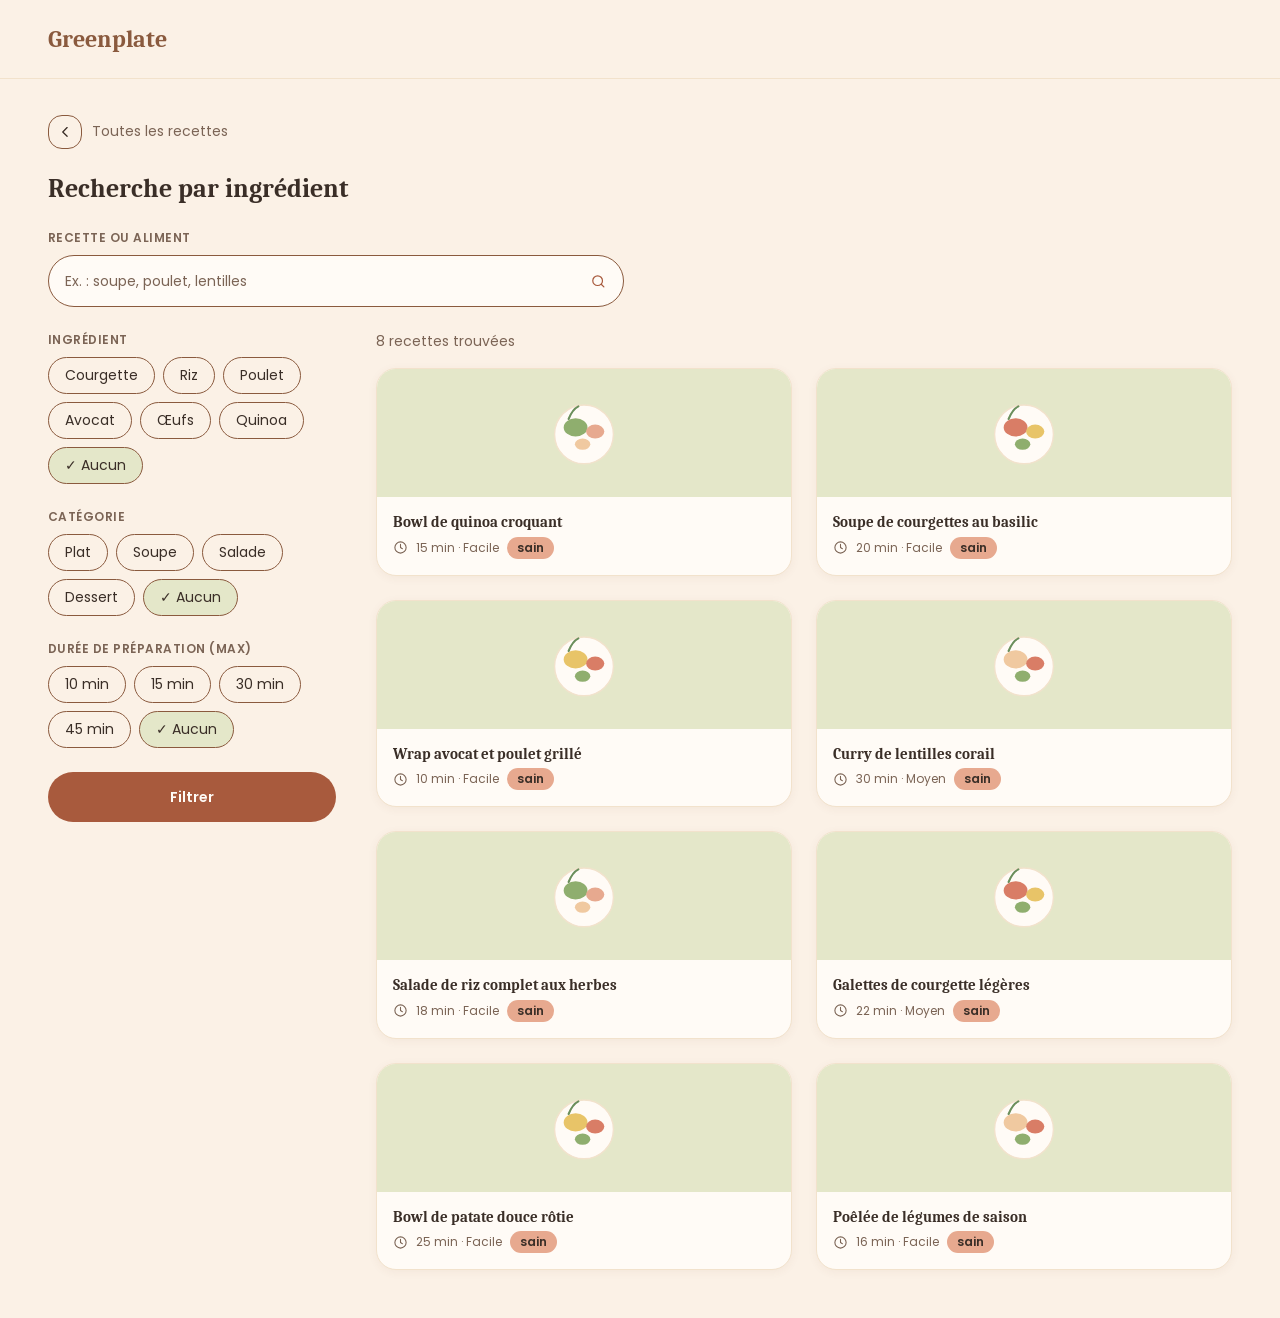
<file: code/code v2/recherche.html>
<!DOCTYPE html>
<html lang="fr">
<head>
  <meta charset="utf-8">
  <meta name="viewport" content="width=device-width, initial-scale=1">
  <title>Recherche par ingrédient – Greenplate</title>
  <meta name="description" content="Filtre les recettes Greenplate par ingrédient, catégorie et durée de préparation.">
  <link rel="preconnect" href="https://fonts.googleapis.com">
  <link rel="preconnect" href="https://fonts.gstatic.com" crossorigin>
  <link rel="stylesheet" href="https://fonts.googleapis.com/css2?family=Caladea:wght@700&family=Poppins:wght@400;600&display=swap">
  <link rel="stylesheet" href="style.css">
  <script src="recherche.js" defer></script>
</head>
<body>

  <svg class="sprite" aria-hidden="true">
    <symbol id="i-retour" viewBox="0 0 24 24"><path d="m15 6-6 6 6 6"/></symbol>
    <symbol id="i-recherche" viewBox="0 0 24 24"><circle cx="11" cy="11" r="7"/><path d="m20 20-3.5-3.5"/></symbol>
    <symbol id="i-horloge" viewBox="0 0 24 24"><circle cx="12" cy="12" r="9"/><path d="M12 7v5l3 2"/></symbol>
    <symbol id="plat" viewBox="0 0 120 120">
      <circle class="plat__assiette" cx="60" cy="62" r="42"/>
      <ellipse class="plat__a" cx="48" cy="52" rx="17" ry="13"/>
      <ellipse class="plat__b" cx="76" cy="58" rx="13" ry="10"/>
      <ellipse class="plat__c" cx="58" cy="76" rx="11" ry="8"/>
      <path class="plat__herbe" d="M38 40c4-10 10-16 14-18"/>
    </symbol>
  </svg>

  <header class="entete">
    <div class="conteneur entete__contenu">
      <p class="logo"><a href="accueil.html">Greenplate</a></p>
    </div>
  </header>

  <main class="conteneur">
    <a class="retour" href="accueil.html"><svg class="icone" aria-hidden="true"><use href="#i-retour"/></svg>Toutes les recettes</a>
    <h1 class="titre-page">Recherche par ingrédient</h1>

    <!-- Barre de recherche : nom de recette ou aliment.
         Le champ est hors du <form> pour pouvoir être au-dessus de tout, mais form="filtres"
         l'y rattache : Entrée ou la loupe envoient la recherche avec les filtres. -->
    <div class="barre" role="search">
      <label for="q">Recette ou aliment</label>
      <div class="champ">
        <input id="q" name="q" type="search" form="filtres" placeholder="Ex. : soupe, poulet, lentilles" autocomplete="off" enterkeyhint="search">
        <button class="champ__bouton" type="submit" form="filtres" aria-label="Rechercher"><svg class="icone" aria-hidden="true"><use href="#i-recherche"/></svg></button>
      </div>
    </div>

    <div class="mise-en-page">

      <!-- Chaque groupe a son option « Aucun » : elle ne touche qu'à son propre groupe -->
      <form class="filtres" id="filtres" action="recherche.html#resultats">
        <fieldset class="groupe">
          <legend>Ingrédient</legend>
          <div class="choix">
            <label class="puce"><input type="checkbox" name="ing" value="courgette"><span>Courgette</span></label>
            <label class="puce"><input type="checkbox" name="ing" value="riz"><span>Riz</span></label>
            <label class="puce"><input type="checkbox" name="ing" value="poulet"><span>Poulet</span></label>
            <label class="puce"><input type="checkbox" name="ing" value="avocat"><span>Avocat</span></label>
            <label class="puce"><input type="checkbox" name="ing" value="oeuf"><span>Œufs</span></label>
            <label class="puce"><input type="checkbox" name="ing" value="quinoa"><span>Quinoa</span></label>
            <label class="puce"><input type="checkbox" name="ing" value="aucun" checked><span>Aucun</span></label>
          </div>
        </fieldset>

        <fieldset class="groupe">
          <legend>Catégorie</legend>
          <div class="choix">
            <label class="puce"><input type="radio" name="cat" value="plat"><span>Plat</span></label>
            <label class="puce"><input type="radio" name="cat" value="soupe"><span>Soupe</span></label>
            <label class="puce"><input type="radio" name="cat" value="salade"><span>Salade</span></label>
            <label class="puce"><input type="radio" name="cat" value="dessert"><span>Dessert</span></label>
            <label class="puce"><input type="radio" name="cat" value="aucun" checked><span>Aucun</span></label>
          </div>
        </fieldset>

        <fieldset class="groupe">
          <legend>Durée de préparation (max)</legend>
          <div class="choix">
            <label class="puce"><input type="radio" name="duree" value="10"><span>10 min</span></label>
            <label class="puce"><input type="radio" name="duree" value="15"><span>15 min</span></label>
            <label class="puce"><input type="radio" name="duree" value="30"><span>30 min</span></label>
            <label class="puce"><input type="radio" name="duree" value="45"><span>45 min</span></label>
            <label class="puce"><input type="radio" name="duree" value="aucun" checked><span>Aucun</span></label>
          </div>
        </fieldset>

        <button class="bouton" type="submit">Filtrer</button>
      </form>

      <section id="resultats" aria-labelledby="compteur">
        <p class="compteur" id="compteur" aria-live="polite">8 recettes trouvées</p>
        <ul class="grille">
          <li class="carte" data-ing="quinoa" data-cat="plat" data-duree="15"
                  data-aliments="quinoa, concombre, radis, graines de tournesol">
            <div class="carte__image"><svg class="plat" aria-hidden="true"><use href="#plat"/></svg></div>
            <div class="carte__corps">
              <h3 class="carte__titre"><a href="recette.html">Bowl de quinoa croquant</a></h3>
              <p class="carte__meta"><svg class="icone" aria-hidden="true"><use href="#i-horloge"/></svg>15 min · Facile<span class="tag">sain</span></p>
            </div>
          </li>
          <li class="carte" data-ing="courgette" data-cat="soupe" data-duree="20"
                  data-aliments="courgette, oignon, bouillon de légumes, basilic">
            <div class="carte__image"><svg class="plat" aria-hidden="true"><use href="#plat"/></svg></div>
            <div class="carte__corps">
              <h3 class="carte__titre"><a href="recette.html">Soupe de courgettes au basilic</a></h3>
              <p class="carte__meta"><svg class="icone" aria-hidden="true"><use href="#i-horloge"/></svg>20 min · Facile<span class="tag">sain</span></p>
            </div>
          </li>
          <li class="carte" data-ing="avocat poulet" data-cat="plat" data-duree="10"
                  data-aliments="avocat, poulet, tortilla, salade, yaourt">
            <div class="carte__image"><svg class="plat" aria-hidden="true"><use href="#plat"/></svg></div>
            <div class="carte__corps">
              <h3 class="carte__titre"><a href="recette.html">Wrap avocat et poulet grillé</a></h3>
              <p class="carte__meta"><svg class="icone" aria-hidden="true"><use href="#i-horloge"/></svg>10 min · Facile<span class="tag">sain</span></p>
            </div>
          </li>
          <li class="carte" data-ing="" data-cat="plat" data-duree="30"
                  data-aliments="lentilles corail, lait de coco, oignon, tomate, curry">
            <div class="carte__image"><svg class="plat" aria-hidden="true"><use href="#plat"/></svg></div>
            <div class="carte__corps">
              <h3 class="carte__titre"><a href="recette.html">Curry de lentilles corail</a></h3>
              <p class="carte__meta"><svg class="icone" aria-hidden="true"><use href="#i-horloge"/></svg>30 min · Moyen<span class="tag">sain</span></p>
            </div>
          </li>
          <li class="carte" data-ing="riz" data-cat="salade" data-duree="18"
                  data-aliments="riz, tomate, concombre, citron, herbes">
            <div class="carte__image"><svg class="plat" aria-hidden="true"><use href="#plat"/></svg></div>
            <div class="carte__corps">
              <h3 class="carte__titre"><a href="recette.html">Salade de riz complet aux herbes</a></h3>
              <p class="carte__meta"><svg class="icone" aria-hidden="true"><use href="#i-horloge"/></svg>18 min · Facile<span class="tag">sain</span></p>
            </div>
          </li>
          <li class="carte" data-ing="courgette oeuf" data-cat="plat" data-duree="22"
                  data-aliments="courgette, œuf, farine, ciboulette">
            <div class="carte__image"><svg class="plat" aria-hidden="true"><use href="#plat"/></svg></div>
            <div class="carte__corps">
              <h3 class="carte__titre"><a href="recette.html">Galettes de courgette légères</a></h3>
              <p class="carte__meta"><svg class="icone" aria-hidden="true"><use href="#i-horloge"/></svg>22 min · Moyen<span class="tag">sain</span></p>
            </div>
          </li>
          <li class="carte" data-ing="" data-cat="plat" data-duree="25"
                  data-aliments="patate douce, pois chiches, épinards, tahini">
            <div class="carte__image"><svg class="plat" aria-hidden="true"><use href="#plat"/></svg></div>
            <div class="carte__corps">
              <h3 class="carte__titre"><a href="recette.html">Bowl de patate douce rôtie</a></h3>
              <p class="carte__meta"><svg class="icone" aria-hidden="true"><use href="#i-horloge"/></svg>25 min · Facile<span class="tag">sain</span></p>
            </div>
          </li>
          <li class="carte" data-ing="courgette" data-cat="plat" data-duree="16"
                  data-aliments="courgette, poivron, carotte, brocoli, oignon">
            <div class="carte__image"><svg class="plat" aria-hidden="true"><use href="#plat"/></svg></div>
            <div class="carte__corps">
              <h3 class="carte__titre"><a href="recette.html">Poêlée de légumes de saison</a></h3>
              <p class="carte__meta"><svg class="icone" aria-hidden="true"><use href="#i-horloge"/></svg>16 min · Facile<span class="tag">sain</span></p>
            </div>
          </li>
        </ul>
      </section>

    </div>
  </main>
</body>
</html>
</file>
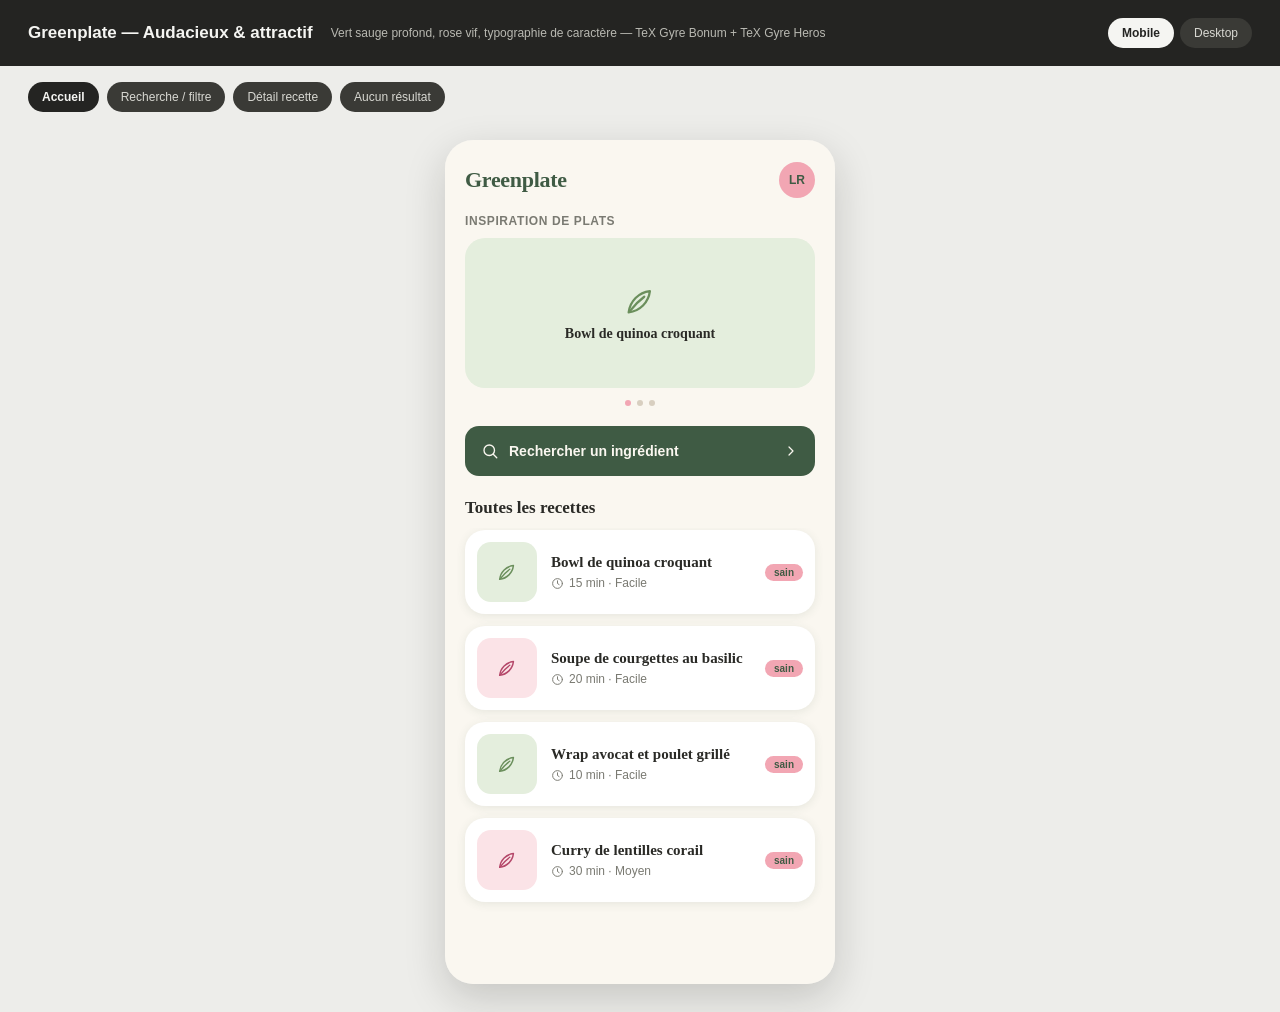
<file: design/maquette/greenplate-audacieux.html>
<!doctype html>
<html lang="fr"><head><meta charset="utf-8">
<title>Greenplate — Audacieux & attractif</title>
<meta name="viewport" content="width=device-width, initial-scale=1">
<style>
  * { -webkit-font-smoothing: antialiased; box-sizing: border-box; }
  body { margin:0; background:#EDEDEA; font-family:'TeX Gyre Heros',sans-serif; }
  .topbar { position:sticky; top:0; z-index:10; background:#242422; color:#F5F5F2; padding:18px 28px; display:flex; align-items:center; gap:18px; flex-wrap:wrap; }
  .topbar h1 { font-size:17px; margin:0; font-weight:700; }
  .topbar .subtitle { font-size:12px; color:#B9B9B2; }
  .device-switch { display:flex; gap:6px; margin-left:auto; }
  .device-switch button, .tab-btn { all:unset; cursor:pointer; font-family:inherit; font-size:12px; padding:8px 14px; border-radius:20px; background:#3A3A36; color:#D8D8D2; white-space:nowrap; }
  .device-switch button.active { background:#F5F5F2; color:#242422; font-weight:700; }
  .tabs { display:flex; gap:8px; padding:16px 28px 0 28px; flex-wrap:wrap; }
  .tab-btn.active { background:#242422; color:#F5F5F2; font-weight:700; }
  .stage { padding:28px; display:flex; justify-content:center; }
  .device-frame { border-radius:28px; overflow:hidden; box-shadow:0 14px 40px rgba(20,20,18,0.18); }
  .device-frame.desktop { border-radius:14px; max-width:100%; overflow-x:auto; }
  .device-group { display:flex; justify-content:center; width:100%; }
</style>
</head>
<body>
  <div class="topbar">
    <h1>Greenplate — Audacieux & attractif</h1>
    <span class="subtitle">Vert sauge profond, rose vif, typographie de caractère — TeX Gyre Bonum + TeX Gyre Heros</span>
    <div class="device-switch">
      <button type="button" id="btn-mobile" class="active" onclick="showDevice('mobile')">Mobile</button>
      <button type="button" id="btn-desktop" onclick="showDevice('desktop')">Desktop</button>
    </div>
  </div>

  <div class="tabs" id="tabs-mobile"><button type="button" class="tab-btn" onclick="go('accueil')" data-tab="accueil">Accueil</button><button type="button" class="tab-btn" onclick="go('recherche')" data-tab="recherche">Recherche / filtre</button><button type="button" class="tab-btn" onclick="go('detail')" data-tab="detail">Détail recette</button><button type="button" class="tab-btn" onclick="go('aucun')" data-tab="aucun">Aucun résultat</button></div>
  <div class="tabs" id="tabs-desktop" style="display:none;"><button type="button" class="tab-btn" onclick="go('d-accueil')" data-tab="d-accueil">Accueil — desktop</button><button type="button" class="tab-btn" onclick="go('d-recherche')" data-tab="d-recherche">Recherche / filtre — desktop</button><button type="button" class="tab-btn" onclick="go('d-detail')" data-tab="d-detail">Détail recette — desktop</button><button type="button" class="tab-btn" onclick="go('d-aucun')" data-tab="d-aucun">Aucun résultat — desktop</button></div>

  <div class="stage">
    <div class="device-group" id="group-mobile">
      <div class="device-frame"><div class="screen" id="accueil" style="display:flex;">
    <div style="width:390px;height:844px;box-sizing:border-box;background:#FAF7F0;display:flex;flex-direction:column;overflow:hidden;font-family:'TeX Gyre Heros',sans-serif;">
      <div style="flex-shrink:0;padding:22px 20px 16px 20px;display:flex;align-items:center;justify-content:space-between;"><div style="font-family:'TeX Gyre Bonum',serif;font-weight:700;font-size:22px;color:#3F5B44;letter-spacing:-0.3px;">Greenplate</div><div style="width:36px;height:36px;border-radius:50%;background:#F2A6B3;display:flex;align-items:center;justify-content:center;font-size:12px;font-weight:700;color:#3F5B44;font-family:'TeX Gyre Heros',sans-serif;flex-shrink:0;">LR</div></div>
      <div style="flex-shrink:0;padding:0 20px 16px 20px;display:flex;flex-direction:column;gap:10px;">
        <div style="font-size:12px;font-weight:600;color:#7A7A72;text-transform:uppercase;letter-spacing:0.6px;">Inspiration de plats</div>
        <div style="position:relative;height:150px;border-radius:20px;background:#E4EEDD;display:flex;align-items:center;justify-content:center;overflow:hidden;">
          <div style="display:flex;flex-direction:column;align-items:center;gap:8px;color:#6B8F5C;">
            <svg width="34" height="34" viewBox="0 0 24 24" fill="none" stroke="#6B8F5C" stroke-width="1.6" stroke-linecap="round" stroke-linejoin="round"><path d="M4 20c8-1 14-7 15-15-8 1-14 7-15 15Z"/><path d="M5 19c3-4 6-7 10-10"/></svg>
            <div style="font-family:'TeX Gyre Bonum',serif;font-weight:700;font-size:14px;color:#2A2A26;">Bowl de quinoa croquant</div>
          </div>
        </div>
        <div style="display:flex;gap:6px;justify-content:center;padding-top:2px;"><div style="width:6px;height:6px;border-radius:50%;background:#F2A6B3;"></div><div style="width:6px;height:6px;border-radius:50%;background:#D8CFC0;"></div><div style="width:6px;height:6px;border-radius:50%;background:#D8CFC0;"></div></div>
      </div>
      <div style="flex-shrink:0;padding:4px 20px 16px 20px;">
        <button type="button" onclick="go('recherche')" aria-label="Rechercher un ingrédient, ouvre la recherche" style="all:unset;box-sizing:border-box;cursor:pointer;
          width:100%;height:50px;border-radius:14px;background:#3F5B44;display:flex;align-items:center;
          padding:0 16px;gap:10px;color:#FAF7F0;font-family:'TeX Gyre Heros',sans-serif;font-size:14px;font-weight:600;">
          <svg width="18" height="18" viewBox="0 0 24 24" fill="none" stroke="#FAF7F0" stroke-width="1.8" stroke-linecap="round" stroke-linejoin="round"><circle cx="11" cy="11" r="7"/><path d="m21 21-4.3-4.3"/></svg><span style="flex-grow:1;">Rechercher un ingrédient</span><svg width="16" height="16" viewBox="0 0 24 24" fill="none" stroke="#FAF7F0" stroke-width="1.8" stroke-linecap="round" stroke-linejoin="round"><path d="m9 18 6-6-6-6"/></svg>
        </button>
      </div>
      <div style="flex-shrink:0;padding:6px 20px 10px 20px;font-family:'TeX Gyre Bonum',serif;font-weight:700;font-size:17px;color:#2A2A26;">Toutes les recettes</div>
      <div style="flex-grow:1;overflow:auto;padding:2px 20px 20px 20px;display:flex;flex-direction:column;gap:12px;">
    <button type="button" onclick="go('detail')" aria-label="Voir la recette Bowl de quinoa croquant" style="all:unset;box-sizing:border-box;cursor:pointer;
      display:flex;gap:14px;align-items:center;padding:12px;background:#FFFFFF;
      border-radius:20px;border:none;box-shadow:0 2px 10px rgba(63,91,68,0.10);width:100%;">
      <div style="width:60px;height:60px;flex-shrink:0;border-radius:14px;background:#E4EEDD;
        display:flex;align-items:center;justify-content:center;color:#6B8F5C;"><svg width="22" height="22" viewBox="0 0 24 24" fill="none" stroke="#6B8F5C" stroke-width="1.6" stroke-linecap="round" stroke-linejoin="round"><path d="M4 20c8-1 14-7 15-15-8 1-14 7-15 15Z"/><path d="M5 19c3-4 6-7 10-10"/></svg></div>
      <div style="flex-grow:1;display:flex;flex-direction:column;gap:5px;min-width:0;text-align:left;">
        <div style="font-family:'TeX Gyre Bonum',serif;font-weight:700;font-size:15px;color:#2A2A26;">Bowl de quinoa croquant</div>
        <div style="display:flex;align-items:center;gap:5px;font-size:12px;color:#7A7A72;font-family:'TeX Gyre Heros',sans-serif;">
          <svg width="13" height="13" viewBox="0 0 24 24" fill="none" stroke="#7A7A72" stroke-width="1.8" stroke-linecap="round" stroke-linejoin="round"><circle cx="12" cy="12" r="9"/><path d="M12 7v5l3 2"/></svg> 15 min · Facile
        </div>
      </div>
      <div style="flex-shrink:0;font-size:10px;font-weight:700;background:#F2A6B3;color:#3F5B44;border-radius:12px;padding:3px 9px;font-family:'TeX Gyre Heros',sans-serif;">sain</div>
    </button>
    <button type="button" onclick="go('detail')" aria-label="Voir la recette Soupe de courgettes au basilic" style="all:unset;box-sizing:border-box;cursor:pointer;
      display:flex;gap:14px;align-items:center;padding:12px;background:#FFFFFF;
      border-radius:20px;border:none;box-shadow:0 2px 10px rgba(63,91,68,0.10);width:100%;">
      <div style="width:60px;height:60px;flex-shrink:0;border-radius:14px;background:#FBE3E7;
        display:flex;align-items:center;justify-content:center;color:#B5486A;"><svg width="22" height="22" viewBox="0 0 24 24" fill="none" stroke="#B5486A" stroke-width="1.6" stroke-linecap="round" stroke-linejoin="round"><path d="M4 20c8-1 14-7 15-15-8 1-14 7-15 15Z"/><path d="M5 19c3-4 6-7 10-10"/></svg></div>
      <div style="flex-grow:1;display:flex;flex-direction:column;gap:5px;min-width:0;text-align:left;">
        <div style="font-family:'TeX Gyre Bonum',serif;font-weight:700;font-size:15px;color:#2A2A26;">Soupe de courgettes au basilic</div>
        <div style="display:flex;align-items:center;gap:5px;font-size:12px;color:#7A7A72;font-family:'TeX Gyre Heros',sans-serif;">
          <svg width="13" height="13" viewBox="0 0 24 24" fill="none" stroke="#7A7A72" stroke-width="1.8" stroke-linecap="round" stroke-linejoin="round"><circle cx="12" cy="12" r="9"/><path d="M12 7v5l3 2"/></svg> 20 min · Facile
        </div>
      </div>
      <div style="flex-shrink:0;font-size:10px;font-weight:700;background:#F2A6B3;color:#3F5B44;border-radius:12px;padding:3px 9px;font-family:'TeX Gyre Heros',sans-serif;">sain</div>
    </button>
    <button type="button" onclick="go('detail')" aria-label="Voir la recette Wrap avocat et poulet grillé" style="all:unset;box-sizing:border-box;cursor:pointer;
      display:flex;gap:14px;align-items:center;padding:12px;background:#FFFFFF;
      border-radius:20px;border:none;box-shadow:0 2px 10px rgba(63,91,68,0.10);width:100%;">
      <div style="width:60px;height:60px;flex-shrink:0;border-radius:14px;background:#E4EEDD;
        display:flex;align-items:center;justify-content:center;color:#6B8F5C;"><svg width="22" height="22" viewBox="0 0 24 24" fill="none" stroke="#6B8F5C" stroke-width="1.6" stroke-linecap="round" stroke-linejoin="round"><path d="M4 20c8-1 14-7 15-15-8 1-14 7-15 15Z"/><path d="M5 19c3-4 6-7 10-10"/></svg></div>
      <div style="flex-grow:1;display:flex;flex-direction:column;gap:5px;min-width:0;text-align:left;">
        <div style="font-family:'TeX Gyre Bonum',serif;font-weight:700;font-size:15px;color:#2A2A26;">Wrap avocat et poulet grillé</div>
        <div style="display:flex;align-items:center;gap:5px;font-size:12px;color:#7A7A72;font-family:'TeX Gyre Heros',sans-serif;">
          <svg width="13" height="13" viewBox="0 0 24 24" fill="none" stroke="#7A7A72" stroke-width="1.8" stroke-linecap="round" stroke-linejoin="round"><circle cx="12" cy="12" r="9"/><path d="M12 7v5l3 2"/></svg> 10 min · Facile
        </div>
      </div>
      <div style="flex-shrink:0;font-size:10px;font-weight:700;background:#F2A6B3;color:#3F5B44;border-radius:12px;padding:3px 9px;font-family:'TeX Gyre Heros',sans-serif;">sain</div>
    </button>
    <button type="button" onclick="go('detail')" aria-label="Voir la recette Curry de lentilles corail" style="all:unset;box-sizing:border-box;cursor:pointer;
      display:flex;gap:14px;align-items:center;padding:12px;background:#FFFFFF;
      border-radius:20px;border:none;box-shadow:0 2px 10px rgba(63,91,68,0.10);width:100%;">
      <div style="width:60px;height:60px;flex-shrink:0;border-radius:14px;background:#FBE3E7;
        display:flex;align-items:center;justify-content:center;color:#B5486A;"><svg width="22" height="22" viewBox="0 0 24 24" fill="none" stroke="#B5486A" stroke-width="1.6" stroke-linecap="round" stroke-linejoin="round"><path d="M4 20c8-1 14-7 15-15-8 1-14 7-15 15Z"/><path d="M5 19c3-4 6-7 10-10"/></svg></div>
      <div style="flex-grow:1;display:flex;flex-direction:column;gap:5px;min-width:0;text-align:left;">
        <div style="font-family:'TeX Gyre Bonum',serif;font-weight:700;font-size:15px;color:#2A2A26;">Curry de lentilles corail</div>
        <div style="display:flex;align-items:center;gap:5px;font-size:12px;color:#7A7A72;font-family:'TeX Gyre Heros',sans-serif;">
          <svg width="13" height="13" viewBox="0 0 24 24" fill="none" stroke="#7A7A72" stroke-width="1.8" stroke-linecap="round" stroke-linejoin="round"><circle cx="12" cy="12" r="9"/><path d="M12 7v5l3 2"/></svg> 30 min · Moyen
        </div>
      </div>
      <div style="flex-shrink:0;font-size:10px;font-weight:700;background:#F2A6B3;color:#3F5B44;border-radius:12px;padding:3px 9px;font-family:'TeX Gyre Heros',sans-serif;">sain</div>
    </button></div>
    </div></div><div class="screen" id="recherche" style="display:none;">
    <div style="width:390px;height:844px;box-sizing:border-box;background:#FAF7F0;display:flex;flex-direction:column;overflow:hidden;font-family:'TeX Gyre Heros',sans-serif;">
      <div style="flex-shrink:0;padding:22px 20px 16px 20px;display:flex;align-items:center;justify-content:space-between;"><button type="button" onclick="go('accueil')" style="all:unset;box-sizing:border-box;cursor:pointer;display:flex;align-items:center;gap:10px;">
      <span style="width:32px;height:32px;border-radius:9px;border:1px solid #C9D6C1;display:flex;align-items:center;justify-content:center;color:#2A2A26;"><svg width="16" height="16" viewBox="0 0 24 24" fill="none" stroke="#2A2A26" stroke-width="1.8" stroke-linecap="round" stroke-linejoin="round"><path d="M19 12H5"/><path d="m11 18-6-6 6-6"/></svg></span>
      <span style="font-size:13px;color:#7A7A72;font-family:'TeX Gyre Heros',sans-serif;">Retour</span>
    </button></div>
      <div style="flex-shrink:0;padding:0 20px 14px 20px;font-family:'TeX Gyre Bonum',serif;font-weight:700;font-size:18px;color:#2A2A26;">Recherche par ingrédient</div>
      <div style="flex-shrink:0;padding:0 20px 14px 20px;"><div style="position:relative;">
      <label for="s-rec" style="position:absolute;width:1px;height:1px;padding:0;margin:-1px;overflow:hidden;clip:rect(0,0,0,0);white-space:nowrap;border:0;">Rechercher un ingrédient</label>
      <span style="position:absolute;left:14px;top:50%;transform:translateY(-50%);color:#6B8F5C;display:flex;"><svg width="18" height="18" viewBox="0 0 24 24" fill="none" stroke="#6B8F5C" stroke-width="1.8" stroke-linecap="round" stroke-linejoin="round"><circle cx="11" cy="11" r="7"/><path d="m21 21-4.3-4.3"/></svg></span>
      <input id="s-rec" type="search" placeholder="Rechercher un ingrédient…" style="width:100%;box-sizing:border-box;
        height:46px;border:2px solid #6B8F5C;border-radius:14px;padding:0 14px 0 42px;font-size:14px;
        font-family:'TeX Gyre Heros',sans-serif;background:#FFFFFF;color:#2A2A26;">
    </div></div>
      <div style="flex-shrink:0;padding:0 20px 16px 20px;display:flex;flex-wrap:wrap;gap:8px;"><div style="border:1px solid #6B8F5C;background:#E4EEDD;color:#2A2A26;border-radius:20px;padding:6px 13px;font-size:12px;font-family:'TeX Gyre Heros',sans-serif;white-space:nowrap;">Courgette</div> <div style="border:1px solid #C9D6C1;background:transparent;color:#7A7A72;border-radius:20px;padding:6px 13px;font-size:12px;font-family:'TeX Gyre Heros',sans-serif;white-space:nowrap;">Riz</div> <div style="border:1px solid #C9D6C1;background:transparent;color:#7A7A72;border-radius:20px;padding:6px 13px;font-size:12px;font-family:'TeX Gyre Heros',sans-serif;white-space:nowrap;">Poulet</div> <div style="border:1px solid #C9D6C1;background:transparent;color:#7A7A72;border-radius:20px;padding:6px 13px;font-size:12px;font-family:'TeX Gyre Heros',sans-serif;white-space:nowrap;">Avocat</div> <div style="border:1px solid #C9D6C1;background:transparent;color:#7A7A72;border-radius:20px;padding:6px 13px;font-size:12px;font-family:'TeX Gyre Heros',sans-serif;white-space:nowrap;">Œufs</div> <div style="border:1px solid #C9D6C1;background:transparent;color:#7A7A72;border-radius:20px;padding:6px 13px;font-size:12px;font-family:'TeX Gyre Heros',sans-serif;white-space:nowrap;">Quinoa</div></div>
      <div style="flex-shrink:0;padding:0 20px 10px 20px;">
        <div style="height:44px;border:1px solid #C9D6C1;border-radius:14px;display:flex;align-items:center;justify-content:space-between;padding:0 14px;color:#7A7A72;font-size:13px;">
          <span>Catégorie</span><svg width="16" height="16" viewBox="0 0 24 24" fill="none" stroke="#7A7A72" stroke-width="1.8" stroke-linecap="round" stroke-linejoin="round"><path d="m9 18 6-6-6-6"/></svg>
        </div>
      </div>
      <div style="flex-shrink:0;padding:0 20px 10px 20px;font-size:12px;font-weight:600;color:#7A7A72;text-transform:uppercase;letter-spacing:0.6px;">Durée de préparation</div>
      <div style="flex-shrink:0;padding:0 20px 16px 20px;display:flex;flex-wrap:wrap;gap:8px;"><div style="border:1px solid #C9D6C1;background:transparent;color:#7A7A72;border-radius:20px;padding:6px 13px;font-size:12px;font-family:'TeX Gyre Heros',sans-serif;white-space:nowrap;">10 min</div> <div style="border:1px solid #6B8F5C;background:#E4EEDD;color:#2A2A26;border-radius:20px;padding:6px 13px;font-size:12px;font-family:'TeX Gyre Heros',sans-serif;white-space:nowrap;">15 min</div> <div style="border:1px solid #C9D6C1;background:transparent;color:#7A7A72;border-radius:20px;padding:6px 13px;font-size:12px;font-family:'TeX Gyre Heros',sans-serif;white-space:nowrap;">30 min</div> <div style="border:1px solid #C9D6C1;background:transparent;color:#7A7A72;border-radius:20px;padding:6px 13px;font-size:12px;font-family:'TeX Gyre Heros',sans-serif;white-space:nowrap;">45 min</div></div>
      <div style="flex-shrink:0;padding:0 20px 10px 20px;">
        <button type="button" style="all:unset;box-sizing:border-box;cursor:pointer;width:100%;height:48px;border-radius:14px;
          background:#3F5B44;color:#FAF7F0;display:flex;align-items:center;justify-content:center;
          font-family:'TeX Gyre Heros',sans-serif;font-size:14px;font-weight:700;">Filtrer</button>
      </div>
      <div style="flex-shrink:0;padding:0 20px 8px 20px;text-align:right;">
        <button type="button" onclick="go('aucun')" style="all:unset;box-sizing:border-box;cursor:pointer;font-size:12px;color:#7A7A72;text-decoration:underline;">Démo : simuler aucun résultat</button>
      </div>
      <div style="flex-shrink:0;height:1px;background:#EFE7DA;margin:0 20px;"></div>
      <div style="flex-shrink:0;padding:14px 20px 8px 20px;font-size:13px;color:#7A7A72;">3 recettes trouvées avec « courgette »</div>
      <div style="flex-grow:1;overflow:auto;padding:2px 20px 20px 20px;display:flex;flex-direction:column;gap:12px;">
    <button type="button" onclick="go('detail')" aria-label="Voir la recette Soupe de courgettes au basilic" style="all:unset;box-sizing:border-box;cursor:pointer;
      display:flex;gap:14px;align-items:center;padding:12px;background:#FFFFFF;
      border-radius:20px;border:none;box-shadow:0 2px 10px rgba(63,91,68,0.10);width:100%;">
      <div style="width:60px;height:60px;flex-shrink:0;border-radius:14px;background:#E4EEDD;
        display:flex;align-items:center;justify-content:center;color:#6B8F5C;"><svg width="22" height="22" viewBox="0 0 24 24" fill="none" stroke="#6B8F5C" stroke-width="1.6" stroke-linecap="round" stroke-linejoin="round"><path d="M4 20c8-1 14-7 15-15-8 1-14 7-15 15Z"/><path d="M5 19c3-4 6-7 10-10"/></svg></div>
      <div style="flex-grow:1;display:flex;flex-direction:column;gap:5px;min-width:0;text-align:left;">
        <div style="font-family:'TeX Gyre Bonum',serif;font-weight:700;font-size:15px;color:#2A2A26;">Soupe de courgettes au basilic</div>
        <div style="display:flex;align-items:center;gap:5px;font-size:12px;color:#7A7A72;font-family:'TeX Gyre Heros',sans-serif;">
          <svg width="13" height="13" viewBox="0 0 24 24" fill="none" stroke="#7A7A72" stroke-width="1.8" stroke-linecap="round" stroke-linejoin="round"><circle cx="12" cy="12" r="9"/><path d="M12 7v5l3 2"/></svg> 20 min · Facile
        </div>
      </div>
      <div style="flex-shrink:0;font-size:10px;font-weight:700;background:#F2A6B3;color:#3F5B44;border-radius:12px;padding:3px 9px;font-family:'TeX Gyre Heros',sans-serif;">sain</div>
    </button>
    <button type="button" onclick="go('detail')" aria-label="Voir la recette Gratin léger de courgettes" style="all:unset;box-sizing:border-box;cursor:pointer;
      display:flex;gap:14px;align-items:center;padding:12px;background:#FFFFFF;
      border-radius:20px;border:none;box-shadow:0 2px 10px rgba(63,91,68,0.10);width:100%;">
      <div style="width:60px;height:60px;flex-shrink:0;border-radius:14px;background:#FBE3E7;
        display:flex;align-items:center;justify-content:center;color:#B5486A;"><svg width="22" height="22" viewBox="0 0 24 24" fill="none" stroke="#B5486A" stroke-width="1.6" stroke-linecap="round" stroke-linejoin="round"><path d="M4 20c8-1 14-7 15-15-8 1-14 7-15 15Z"/><path d="M5 19c3-4 6-7 10-10"/></svg></div>
      <div style="flex-grow:1;display:flex;flex-direction:column;gap:5px;min-width:0;text-align:left;">
        <div style="font-family:'TeX Gyre Bonum',serif;font-weight:700;font-size:15px;color:#2A2A26;">Gratin léger de courgettes</div>
        <div style="display:flex;align-items:center;gap:5px;font-size:12px;color:#7A7A72;font-family:'TeX Gyre Heros',sans-serif;">
          <svg width="13" height="13" viewBox="0 0 24 24" fill="none" stroke="#7A7A72" stroke-width="1.8" stroke-linecap="round" stroke-linejoin="round"><circle cx="12" cy="12" r="9"/><path d="M12 7v5l3 2"/></svg> 30 min · Moyen
        </div>
      </div>
      <div style="flex-shrink:0;font-size:10px;font-weight:700;background:#F2A6B3;color:#3F5B44;border-radius:12px;padding:3px 9px;font-family:'TeX Gyre Heros',sans-serif;">sain</div>
    </button>
    <button type="button" onclick="go('detail')" aria-label="Voir la recette Poêlée de courgettes et riz" style="all:unset;box-sizing:border-box;cursor:pointer;
      display:flex;gap:14px;align-items:center;padding:12px;background:#FFFFFF;
      border-radius:20px;border:none;box-shadow:0 2px 10px rgba(63,91,68,0.10);width:100%;">
      <div style="width:60px;height:60px;flex-shrink:0;border-radius:14px;background:#E4EEDD;
        display:flex;align-items:center;justify-content:center;color:#6B8F5C;"><svg width="22" height="22" viewBox="0 0 24 24" fill="none" stroke="#6B8F5C" stroke-width="1.6" stroke-linecap="round" stroke-linejoin="round"><path d="M4 20c8-1 14-7 15-15-8 1-14 7-15 15Z"/><path d="M5 19c3-4 6-7 10-10"/></svg></div>
      <div style="flex-grow:1;display:flex;flex-direction:column;gap:5px;min-width:0;text-align:left;">
        <div style="font-family:'TeX Gyre Bonum',serif;font-weight:700;font-size:15px;color:#2A2A26;">Poêlée de courgettes et riz</div>
        <div style="display:flex;align-items:center;gap:5px;font-size:12px;color:#7A7A72;font-family:'TeX Gyre Heros',sans-serif;">
          <svg width="13" height="13" viewBox="0 0 24 24" fill="none" stroke="#7A7A72" stroke-width="1.8" stroke-linecap="round" stroke-linejoin="round"><circle cx="12" cy="12" r="9"/><path d="M12 7v5l3 2"/></svg> 18 min · Facile
        </div>
      </div>
      <div style="flex-shrink:0;font-size:10px;font-weight:700;background:#F2A6B3;color:#3F5B44;border-radius:12px;padding:3px 9px;font-family:'TeX Gyre Heros',sans-serif;">sain</div>
    </button></div>
    </div></div><div class="screen" id="detail" style="display:none;">
    <div style="width:390px;height:844px;box-sizing:border-box;background:#FAF7F0;display:flex;flex-direction:column;overflow:hidden;font-family:'TeX Gyre Heros',sans-serif;">
      <div style="flex-shrink:0;padding:22px 20px 16px 20px;display:flex;align-items:center;justify-content:space-between;"><button type="button" onclick="go('accueil')" style="all:unset;box-sizing:border-box;cursor:pointer;display:flex;align-items:center;gap:10px;">
      <span style="width:32px;height:32px;border-radius:9px;border:1px solid #C9D6C1;display:flex;align-items:center;justify-content:center;color:#2A2A26;"><svg width="16" height="16" viewBox="0 0 24 24" fill="none" stroke="#2A2A26" stroke-width="1.8" stroke-linecap="round" stroke-linejoin="round"><path d="M19 12H5"/><path d="m11 18-6-6 6-6"/></svg></span>
      <span style="font-size:13px;color:#7A7A72;font-family:'TeX Gyre Heros',sans-serif;">Retour</span>
    </button></div>
      <div style="flex-grow:1;overflow:auto;padding:0 20px 20px 20px;display:flex;flex-direction:column;gap:16px;">
        <div style="width:100%;height:190px;border-radius:20px;background:#E4EEDD;display:flex;align-items:center;justify-content:center;color:#6B8F5C;"><svg width="44" height="44" viewBox="0 0 24 24" fill="none" stroke="#6B8F5C" stroke-width="1.6" stroke-linecap="round" stroke-linejoin="round"><path d="M4 20c8-1 14-7 15-15-8 1-14 7-15 15Z"/><path d="M5 19c3-4 6-7 10-10"/></svg></div>
        <div style="font-family:'TeX Gyre Bonum',serif;font-weight:700;font-size:22px;color:#2A2A26;line-height:1.25;">Soupe de courgettes au basilic</div>
        <div style="display:flex;gap:8px;flex-wrap:wrap;">
      <div style="border:1px solid #C9D6C1;border-radius:20px;padding:5px 12px;font-size:12px;color:#7A7A72;display:flex;align-items:center;gap:5px;"><svg width="13" height="13" viewBox="0 0 24 24" fill="none" stroke="#7A7A72" stroke-width="1.8" stroke-linecap="round" stroke-linejoin="round"><circle cx="12" cy="12" r="9"/><path d="M12 7v5l3 2"/></svg> 20 min</div>
      <div style="border:1px solid #C9D6C1;border-radius:20px;padding:5px 12px;font-size:12px;color:#7A7A72;">Difficulté : Facile</div>
      <div style="flex-shrink:0;font-size:11px;font-weight:700;background:#F2A6B3;color:#3F5B44;border-radius:12px;padding:4px 10px;font-family:'TeX Gyre Heros',sans-serif;">sain</div>
    </div>
        <div style="height:1px;background:#EFE7DA;"></div>
        <div style="display:flex;flex-direction:column;gap:10px;">
          <div style="font-size:14px;font-weight:700;text-transform:uppercase;letter-spacing:0.6px;color:#2A2A26;font-family:'TeX Gyre Heros',sans-serif;">Ingrédients</div>
          <div><div style="margin-bottom:9px;"><div style="display:flex;align-items:center;gap:10px;">
      <div style="width:18px;height:18px;border-radius:5px;border:1.5px solid #6B8F5C;display:flex;align-items:center;justify-content:center;color:#6B8F5C;"><svg width="11" height="11" viewBox="0 0 24 24" fill="none" stroke="#6B8F5C" stroke-width="2.2" stroke-linecap="round" stroke-linejoin="round"><path d="M20 6 9 17l-5-5"/></svg></div>
      <div style="font-size:14px;color:#2A2A26;font-family:'TeX Gyre Heros',sans-serif;">500 g de courgettes</div>
    </div></div><div style="margin-bottom:9px;"><div style="display:flex;align-items:center;gap:10px;">
      <div style="width:18px;height:18px;border-radius:5px;border:1.5px solid #6B8F5C;display:flex;align-items:center;justify-content:center;color:#6B8F5C;"><svg width="11" height="11" viewBox="0 0 24 24" fill="none" stroke="#6B8F5C" stroke-width="2.2" stroke-linecap="round" stroke-linejoin="round"><path d="M20 6 9 17l-5-5"/></svg></div>
      <div style="font-size:14px;color:#2A2A26;font-family:'TeX Gyre Heros',sans-serif;">1 oignon</div>
    </div></div><div style="margin-bottom:9px;"><div style="display:flex;align-items:center;gap:10px;">
      <div style="width:18px;height:18px;border-radius:5px;border:1.5px solid #6B8F5C;display:flex;align-items:center;justify-content:center;color:#6B8F5C;"><svg width="11" height="11" viewBox="0 0 24 24" fill="none" stroke="#6B8F5C" stroke-width="2.2" stroke-linecap="round" stroke-linejoin="round"><path d="M20 6 9 17l-5-5"/></svg></div>
      <div style="font-size:14px;color:#2A2A26;font-family:'TeX Gyre Heros',sans-serif;">1 litre de bouillon de légumes</div>
    </div></div><div style="margin-bottom:9px;"><div style="display:flex;align-items:center;gap:10px;">
      <div style="width:18px;height:18px;border-radius:5px;border:1.5px solid #6B8F5C;display:flex;align-items:center;justify-content:center;color:#6B8F5C;"><svg width="11" height="11" viewBox="0 0 24 24" fill="none" stroke="#6B8F5C" stroke-width="2.2" stroke-linecap="round" stroke-linejoin="round"><path d="M20 6 9 17l-5-5"/></svg></div>
      <div style="font-size:14px;color:#2A2A26;font-family:'TeX Gyre Heros',sans-serif;">Épices au choix</div>
    </div></div></div>
        </div>
        <div style="display:flex;flex-direction:column;gap:10px;">
          <div style="font-size:14px;font-weight:700;text-transform:uppercase;letter-spacing:0.6px;color:#2A2A26;font-family:'TeX Gyre Heros',sans-serif;">Étapes</div>
          <div><div style="margin-bottom:13px;"><div style="display:flex;gap:12px;">
      <div style="width:24px;height:24px;flex-shrink:0;border-radius:50%;background:#6B8F5C;color:#FFFFFF;display:flex;align-items:center;justify-content:center;font-size:12px;font-weight:700;font-family:'TeX Gyre Heros',sans-serif;">1</div>
      <div style="font-size:14px;line-height:1.5;color:#2A2A26;font-family:'TeX Gyre Heros',sans-serif;">Éplucher et couper les courgettes et l'oignon</div>
    </div></div><div style="margin-bottom:13px;"><div style="display:flex;gap:12px;">
      <div style="width:24px;height:24px;flex-shrink:0;border-radius:50%;background:#6B8F5C;color:#FFFFFF;display:flex;align-items:center;justify-content:center;font-size:12px;font-weight:700;font-family:'TeX Gyre Heros',sans-serif;">2</div>
      <div style="font-size:14px;line-height:1.5;color:#2A2A26;font-family:'TeX Gyre Heros',sans-serif;">Faire revenir l'oignon quelques minutes</div>
    </div></div><div style="margin-bottom:13px;"><div style="display:flex;gap:12px;">
      <div style="width:24px;height:24px;flex-shrink:0;border-radius:50%;background:#6B8F5C;color:#FFFFFF;display:flex;align-items:center;justify-content:center;font-size:12px;font-weight:700;font-family:'TeX Gyre Heros',sans-serif;">3</div>
      <div style="font-size:14px;line-height:1.5;color:#2A2A26;font-family:'TeX Gyre Heros',sans-serif;">Ajouter les courgettes et le bouillon, laisser mijoter 15 min</div>
    </div></div><div style="margin-bottom:13px;"><div style="display:flex;gap:12px;">
      <div style="width:24px;height:24px;flex-shrink:0;border-radius:50%;background:#6B8F5C;color:#FFFFFF;display:flex;align-items:center;justify-content:center;font-size:12px;font-weight:700;font-family:'TeX Gyre Heros',sans-serif;">4</div>
      <div style="font-size:14px;line-height:1.5;color:#2A2A26;font-family:'TeX Gyre Heros',sans-serif;">Mixer et assaisonner selon le goût</div>
    </div></div></div>
        </div>
      </div>
    </div></div><div class="screen" id="aucun" style="display:none;">
    <div style="width:390px;height:844px;box-sizing:border-box;background:#FAF7F0;display:flex;flex-direction:column;overflow:hidden;font-family:'TeX Gyre Heros',sans-serif;">
      <div style="flex-shrink:0;padding:22px 20px 16px 20px;display:flex;align-items:center;justify-content:space-between;"><button type="button" onclick="go('recherche')" style="all:unset;box-sizing:border-box;cursor:pointer;display:flex;align-items:center;gap:10px;">
      <span style="width:32px;height:32px;border-radius:9px;border:1px solid #C9D6C1;display:flex;align-items:center;justify-content:center;color:#2A2A26;"><svg width="16" height="16" viewBox="0 0 24 24" fill="none" stroke="#2A2A26" stroke-width="1.8" stroke-linecap="round" stroke-linejoin="round"><path d="M19 12H5"/><path d="m11 18-6-6 6-6"/></svg></span>
      <span style="font-size:13px;color:#7A7A72;font-family:'TeX Gyre Heros',sans-serif;">Recherche</span>
    </button></div>
      <div style="flex-shrink:0;padding:0 20px 0 20px;font-size:13px;color:#7A7A72;">Recherche : « artichaut »</div>
      <div style="flex-grow:1;display:flex;flex-direction:column;align-items:center;justify-content:center;gap:16px;padding:32px;text-align:center;">
        <div style="width:84px;height:84px;border-radius:50%;background:#FBE3E7;display:flex;align-items:center;justify-content:center;color:#B5486A;"><svg width="36" height="36" viewBox="0 0 24 24" fill="none" stroke="#B5486A" stroke-width="1.6" stroke-linecap="round" stroke-linejoin="round"><circle cx="10" cy="10" r="7"/><path d="m21 21-4.35-4.35"/><path d="M7.5 10h5"/></svg></div>
        <div style="font-family:'TeX Gyre Bonum',serif;font-weight:700;font-size:18px;color:#2A2A26;">Aucune recette trouvée</div>
        <div style="font-size:13px;color:#7A7A72;line-height:1.5;max-width:260px;">Essaie une autre recherche ou explore toutes les recettes disponibles.</div>
        <button type="button" onclick="go('accueil')" style="all:unset;box-sizing:border-box;cursor:pointer;margin-top:6px;border-radius:14px;
          padding:12px 22px;background:#3F5B44;color:#FAF7F0;font-family:'TeX Gyre Heros',sans-serif;font-size:14px;font-weight:700;">Voir toutes les recettes</button>
      </div>
    </div></div></div>
    </div>
    <div class="device-group" id="group-desktop" style="display:none;">
      <div class="device-frame desktop"><div class="screen" id="d-accueil" style="display:flex;">
    <div style="width:1440px;height:900px;box-sizing:border-box;background:#FAF7F0;display:flex;flex-direction:column;overflow:hidden;font-family:'TeX Gyre Heros',sans-serif;">
      <div style="flex-shrink:0;height:78px;padding:0 44px;display:flex;align-items:center;gap:24px;border-bottom:1px solid #EFE7DA;">
      <div style="font-family:'TeX Gyre Bonum',serif;font-weight:700;font-size:24px;color:#3F5B44;letter-spacing:-0.3px;">Greenplate</div><button type="button" onclick="go('d-recherche')" aria-label="Rechercher un ingrédient, ouvre la recherche" style="all:unset;box-sizing:border-box;cursor:pointer;
          width:420px;height:44px;border:1px solid #C9D6C1;border-radius:14px;display:flex;align-items:center;
          padding:0 14px;gap:8px;color:#7A7A72;font-family:'TeX Gyre Heros',sans-serif;font-size:14px;background:#FFFFFF;">
          <svg width="18" height="18" viewBox="0 0 24 24" fill="none" stroke="#7A7A72" stroke-width="1.8" stroke-linecap="round" stroke-linejoin="round"><circle cx="11" cy="11" r="7"/><path d="m21 21-4.3-4.3"/></svg><span>Rechercher un ingrédient…</span>
        </button><div style="flex-grow:1;"></div><div style="width:38px;height:38px;border-radius:50%;background:#F2A6B3;display:flex;align-items:center;justify-content:center;font-size:13px;font-weight:700;color:#3F5B44;font-family:'TeX Gyre Heros',sans-serif;flex-shrink:0;">LR</div>
    </div>
      <div style="flex-grow:1;overflow:auto;padding:36px 48px 48px 48px;display:flex;flex-direction:column;gap:26px;">
        <div style="font-family:'TeX Gyre Bonum',serif;font-weight:700;font-size:26px;color:#2A2A26;">Quelles envies aujourd'hui ?</div>
        <div style="display:grid;grid-template-columns:repeat(4,minmax(0,1fr));gap:24px;">
    <button type="button" onclick="go('d-detail')" aria-label="Voir la recette Bowl de quinoa croquant" style="all:unset;box-sizing:border-box;cursor:pointer;
      display:flex;flex-direction:column;background:#FFFFFF;border-radius:20px;
      border:none;box-shadow:0 2px 10px rgba(63,91,68,0.10);overflow:hidden;">
      <div style="height:128px;background:#E4EEDD;display:flex;align-items:center;justify-content:center;color:#6B8F5C;"><svg width="34" height="34" viewBox="0 0 24 24" fill="none" stroke="#6B8F5C" stroke-width="1.6" stroke-linecap="round" stroke-linejoin="round"><path d="M4 20c8-1 14-7 15-15-8 1-14 7-15 15Z"/><path d="M5 19c3-4 6-7 10-10"/></svg></div>
      <div style="height:1px;background:#EFE7DA;"></div>
      <div style="padding:14px 16px;display:flex;flex-direction:column;gap:6px;">
        <div style="font-family:'TeX Gyre Bonum',serif;font-weight:700;font-size:15px;color:#2A2A26;">Bowl de quinoa croquant</div>
        <div style="display:flex;align-items:center;gap:12px;">
          <div style="display:flex;align-items:center;gap:5px;font-size:12px;color:#7A7A72;font-family:'TeX Gyre Heros',sans-serif;"><svg width="13" height="13" viewBox="0 0 24 24" fill="none" stroke="#7A7A72" stroke-width="1.8" stroke-linecap="round" stroke-linejoin="round"><circle cx="12" cy="12" r="9"/><path d="M12 7v5l3 2"/></svg> 15 min · Facile</div>
          <div style="flex-shrink:0;font-size:10px;font-weight:700;background:#F2A6B3;color:#3F5B44;border-radius:12px;padding:3px 9px;font-family:'TeX Gyre Heros',sans-serif;">sain</div>
        </div>
      </div>
    </button>
    <button type="button" onclick="go('d-detail')" aria-label="Voir la recette Soupe de courgettes au basilic" style="all:unset;box-sizing:border-box;cursor:pointer;
      display:flex;flex-direction:column;background:#FFFFFF;border-radius:20px;
      border:none;box-shadow:0 2px 10px rgba(63,91,68,0.10);overflow:hidden;">
      <div style="height:128px;background:#FBE3E7;display:flex;align-items:center;justify-content:center;color:#B5486A;"><svg width="34" height="34" viewBox="0 0 24 24" fill="none" stroke="#B5486A" stroke-width="1.6" stroke-linecap="round" stroke-linejoin="round"><path d="M4 20c8-1 14-7 15-15-8 1-14 7-15 15Z"/><path d="M5 19c3-4 6-7 10-10"/></svg></div>
      <div style="height:1px;background:#EFE7DA;"></div>
      <div style="padding:14px 16px;display:flex;flex-direction:column;gap:6px;">
        <div style="font-family:'TeX Gyre Bonum',serif;font-weight:700;font-size:15px;color:#2A2A26;">Soupe de courgettes au basilic</div>
        <div style="display:flex;align-items:center;gap:12px;">
          <div style="display:flex;align-items:center;gap:5px;font-size:12px;color:#7A7A72;font-family:'TeX Gyre Heros',sans-serif;"><svg width="13" height="13" viewBox="0 0 24 24" fill="none" stroke="#7A7A72" stroke-width="1.8" stroke-linecap="round" stroke-linejoin="round"><circle cx="12" cy="12" r="9"/><path d="M12 7v5l3 2"/></svg> 20 min · Facile</div>
          <div style="flex-shrink:0;font-size:10px;font-weight:700;background:#F2A6B3;color:#3F5B44;border-radius:12px;padding:3px 9px;font-family:'TeX Gyre Heros',sans-serif;">sain</div>
        </div>
      </div>
    </button>
    <button type="button" onclick="go('d-detail')" aria-label="Voir la recette Wrap avocat et poulet grillé" style="all:unset;box-sizing:border-box;cursor:pointer;
      display:flex;flex-direction:column;background:#FFFFFF;border-radius:20px;
      border:none;box-shadow:0 2px 10px rgba(63,91,68,0.10);overflow:hidden;">
      <div style="height:128px;background:#E4EEDD;display:flex;align-items:center;justify-content:center;color:#6B8F5C;"><svg width="34" height="34" viewBox="0 0 24 24" fill="none" stroke="#6B8F5C" stroke-width="1.6" stroke-linecap="round" stroke-linejoin="round"><path d="M4 20c8-1 14-7 15-15-8 1-14 7-15 15Z"/><path d="M5 19c3-4 6-7 10-10"/></svg></div>
      <div style="height:1px;background:#EFE7DA;"></div>
      <div style="padding:14px 16px;display:flex;flex-direction:column;gap:6px;">
        <div style="font-family:'TeX Gyre Bonum',serif;font-weight:700;font-size:15px;color:#2A2A26;">Wrap avocat et poulet grillé</div>
        <div style="display:flex;align-items:center;gap:12px;">
          <div style="display:flex;align-items:center;gap:5px;font-size:12px;color:#7A7A72;font-family:'TeX Gyre Heros',sans-serif;"><svg width="13" height="13" viewBox="0 0 24 24" fill="none" stroke="#7A7A72" stroke-width="1.8" stroke-linecap="round" stroke-linejoin="round"><circle cx="12" cy="12" r="9"/><path d="M12 7v5l3 2"/></svg> 10 min · Facile</div>
          <div style="flex-shrink:0;font-size:10px;font-weight:700;background:#F2A6B3;color:#3F5B44;border-radius:12px;padding:3px 9px;font-family:'TeX Gyre Heros',sans-serif;">sain</div>
        </div>
      </div>
    </button>
    <button type="button" onclick="go('d-detail')" aria-label="Voir la recette Curry de lentilles corail" style="all:unset;box-sizing:border-box;cursor:pointer;
      display:flex;flex-direction:column;background:#FFFFFF;border-radius:20px;
      border:none;box-shadow:0 2px 10px rgba(63,91,68,0.10);overflow:hidden;">
      <div style="height:128px;background:#E4EEDD;display:flex;align-items:center;justify-content:center;color:#6B8F5C;"><svg width="34" height="34" viewBox="0 0 24 24" fill="none" stroke="#6B8F5C" stroke-width="1.6" stroke-linecap="round" stroke-linejoin="round"><path d="M4 20c8-1 14-7 15-15-8 1-14 7-15 15Z"/><path d="M5 19c3-4 6-7 10-10"/></svg></div>
      <div style="height:1px;background:#EFE7DA;"></div>
      <div style="padding:14px 16px;display:flex;flex-direction:column;gap:6px;">
        <div style="font-family:'TeX Gyre Bonum',serif;font-weight:700;font-size:15px;color:#2A2A26;">Curry de lentilles corail</div>
        <div style="display:flex;align-items:center;gap:12px;">
          <div style="display:flex;align-items:center;gap:5px;font-size:12px;color:#7A7A72;font-family:'TeX Gyre Heros',sans-serif;"><svg width="13" height="13" viewBox="0 0 24 24" fill="none" stroke="#7A7A72" stroke-width="1.8" stroke-linecap="round" stroke-linejoin="round"><circle cx="12" cy="12" r="9"/><path d="M12 7v5l3 2"/></svg> 30 min · Moyen</div>
          <div style="flex-shrink:0;font-size:10px;font-weight:700;background:#F2A6B3;color:#3F5B44;border-radius:12px;padding:3px 9px;font-family:'TeX Gyre Heros',sans-serif;">sain</div>
        </div>
      </div>
    </button>
    <button type="button" onclick="go('d-detail')" aria-label="Voir la recette Salade de riz complet aux herbes" style="all:unset;box-sizing:border-box;cursor:pointer;
      display:flex;flex-direction:column;background:#FFFFFF;border-radius:20px;
      border:none;box-shadow:0 2px 10px rgba(63,91,68,0.10);overflow:hidden;">
      <div style="height:128px;background:#FBE3E7;display:flex;align-items:center;justify-content:center;color:#B5486A;"><svg width="34" height="34" viewBox="0 0 24 24" fill="none" stroke="#B5486A" stroke-width="1.6" stroke-linecap="round" stroke-linejoin="round"><path d="M4 20c8-1 14-7 15-15-8 1-14 7-15 15Z"/><path d="M5 19c3-4 6-7 10-10"/></svg></div>
      <div style="height:1px;background:#EFE7DA;"></div>
      <div style="padding:14px 16px;display:flex;flex-direction:column;gap:6px;">
        <div style="font-family:'TeX Gyre Bonum',serif;font-weight:700;font-size:15px;color:#2A2A26;">Salade de riz complet aux herbes</div>
        <div style="display:flex;align-items:center;gap:12px;">
          <div style="display:flex;align-items:center;gap:5px;font-size:12px;color:#7A7A72;font-family:'TeX Gyre Heros',sans-serif;"><svg width="13" height="13" viewBox="0 0 24 24" fill="none" stroke="#7A7A72" stroke-width="1.8" stroke-linecap="round" stroke-linejoin="round"><circle cx="12" cy="12" r="9"/><path d="M12 7v5l3 2"/></svg> 18 min · Facile</div>
          <div style="flex-shrink:0;font-size:10px;font-weight:700;background:#F2A6B3;color:#3F5B44;border-radius:12px;padding:3px 9px;font-family:'TeX Gyre Heros',sans-serif;">sain</div>
        </div>
      </div>
    </button>
    <button type="button" onclick="go('d-detail')" aria-label="Voir la recette Galettes de courgette légères" style="all:unset;box-sizing:border-box;cursor:pointer;
      display:flex;flex-direction:column;background:#FFFFFF;border-radius:20px;
      border:none;box-shadow:0 2px 10px rgba(63,91,68,0.10);overflow:hidden;">
      <div style="height:128px;background:#E4EEDD;display:flex;align-items:center;justify-content:center;color:#6B8F5C;"><svg width="34" height="34" viewBox="0 0 24 24" fill="none" stroke="#6B8F5C" stroke-width="1.6" stroke-linecap="round" stroke-linejoin="round"><path d="M4 20c8-1 14-7 15-15-8 1-14 7-15 15Z"/><path d="M5 19c3-4 6-7 10-10"/></svg></div>
      <div style="height:1px;background:#EFE7DA;"></div>
      <div style="padding:14px 16px;display:flex;flex-direction:column;gap:6px;">
        <div style="font-family:'TeX Gyre Bonum',serif;font-weight:700;font-size:15px;color:#2A2A26;">Galettes de courgette légères</div>
        <div style="display:flex;align-items:center;gap:12px;">
          <div style="display:flex;align-items:center;gap:5px;font-size:12px;color:#7A7A72;font-family:'TeX Gyre Heros',sans-serif;"><svg width="13" height="13" viewBox="0 0 24 24" fill="none" stroke="#7A7A72" stroke-width="1.8" stroke-linecap="round" stroke-linejoin="round"><circle cx="12" cy="12" r="9"/><path d="M12 7v5l3 2"/></svg> 22 min · Moyen</div>
          <div style="flex-shrink:0;font-size:10px;font-weight:700;background:#F2A6B3;color:#3F5B44;border-radius:12px;padding:3px 9px;font-family:'TeX Gyre Heros',sans-serif;">sain</div>
        </div>
      </div>
    </button>
    <button type="button" onclick="go('d-detail')" aria-label="Voir la recette Bowl de patate douce rôtie" style="all:unset;box-sizing:border-box;cursor:pointer;
      display:flex;flex-direction:column;background:#FFFFFF;border-radius:20px;
      border:none;box-shadow:0 2px 10px rgba(63,91,68,0.10);overflow:hidden;">
      <div style="height:128px;background:#E4EEDD;display:flex;align-items:center;justify-content:center;color:#6B8F5C;"><svg width="34" height="34" viewBox="0 0 24 24" fill="none" stroke="#6B8F5C" stroke-width="1.6" stroke-linecap="round" stroke-linejoin="round"><path d="M4 20c8-1 14-7 15-15-8 1-14 7-15 15Z"/><path d="M5 19c3-4 6-7 10-10"/></svg></div>
      <div style="height:1px;background:#EFE7DA;"></div>
      <div style="padding:14px 16px;display:flex;flex-direction:column;gap:6px;">
        <div style="font-family:'TeX Gyre Bonum',serif;font-weight:700;font-size:15px;color:#2A2A26;">Bowl de patate douce rôtie</div>
        <div style="display:flex;align-items:center;gap:12px;">
          <div style="display:flex;align-items:center;gap:5px;font-size:12px;color:#7A7A72;font-family:'TeX Gyre Heros',sans-serif;"><svg width="13" height="13" viewBox="0 0 24 24" fill="none" stroke="#7A7A72" stroke-width="1.8" stroke-linecap="round" stroke-linejoin="round"><circle cx="12" cy="12" r="9"/><path d="M12 7v5l3 2"/></svg> 25 min · Facile</div>
          <div style="flex-shrink:0;font-size:10px;font-weight:700;background:#F2A6B3;color:#3F5B44;border-radius:12px;padding:3px 9px;font-family:'TeX Gyre Heros',sans-serif;">sain</div>
        </div>
      </div>
    </button>
    <button type="button" onclick="go('d-detail')" aria-label="Voir la recette Poêlée de légumes de saison" style="all:unset;box-sizing:border-box;cursor:pointer;
      display:flex;flex-direction:column;background:#FFFFFF;border-radius:20px;
      border:none;box-shadow:0 2px 10px rgba(63,91,68,0.10);overflow:hidden;">
      <div style="height:128px;background:#FBE3E7;display:flex;align-items:center;justify-content:center;color:#B5486A;"><svg width="34" height="34" viewBox="0 0 24 24" fill="none" stroke="#B5486A" stroke-width="1.6" stroke-linecap="round" stroke-linejoin="round"><path d="M4 20c8-1 14-7 15-15-8 1-14 7-15 15Z"/><path d="M5 19c3-4 6-7 10-10"/></svg></div>
      <div style="height:1px;background:#EFE7DA;"></div>
      <div style="padding:14px 16px;display:flex;flex-direction:column;gap:6px;">
        <div style="font-family:'TeX Gyre Bonum',serif;font-weight:700;font-size:15px;color:#2A2A26;">Poêlée de légumes de saison</div>
        <div style="display:flex;align-items:center;gap:12px;">
          <div style="display:flex;align-items:center;gap:5px;font-size:12px;color:#7A7A72;font-family:'TeX Gyre Heros',sans-serif;"><svg width="13" height="13" viewBox="0 0 24 24" fill="none" stroke="#7A7A72" stroke-width="1.8" stroke-linecap="round" stroke-linejoin="round"><circle cx="12" cy="12" r="9"/><path d="M12 7v5l3 2"/></svg> 16 min · Facile</div>
          <div style="flex-shrink:0;font-size:10px;font-weight:700;background:#F2A6B3;color:#3F5B44;border-radius:12px;padding:3px 9px;font-family:'TeX Gyre Heros',sans-serif;">sain</div>
        </div>
      </div>
    </button></div>
      </div>
    </div></div><div class="screen" id="d-recherche" style="display:none;">
    <div style="width:1440px;height:900px;box-sizing:border-box;background:#FAF7F0;display:flex;flex-direction:column;overflow:hidden;font-family:'TeX Gyre Heros',sans-serif;">
      <div style="flex-shrink:0;height:78px;padding:0 44px;display:flex;align-items:center;gap:24px;border-bottom:1px solid #EFE7DA;">
      <div style="font-family:'TeX Gyre Bonum',serif;font-weight:700;font-size:24px;color:#3F5B44;letter-spacing:-0.3px;">Greenplate</div><div style="width:420px;"></div><div style="flex-grow:1;"></div><div style="width:38px;height:38px;border-radius:50%;background:#F2A6B3;display:flex;align-items:center;justify-content:center;font-size:13px;font-weight:700;color:#3F5B44;font-family:'TeX Gyre Heros',sans-serif;flex-shrink:0;">LR</div>
    </div>
      <div style="flex-grow:1;display:flex;overflow:hidden;">
        <div style="width:300px;flex-shrink:0;border-right:1px solid #EFE7DA;padding:30px 26px;display:flex;flex-direction:column;gap:24px;overflow:auto;">
          <button type="button" onclick="go('d-accueil')" style="all:unset;box-sizing:border-box;cursor:pointer;display:flex;align-items:center;gap:10px;">
      <span style="width:32px;height:32px;border-radius:9px;border:1px solid #C9D6C1;display:flex;align-items:center;justify-content:center;color:#2A2A26;"><svg width="16" height="16" viewBox="0 0 24 24" fill="none" stroke="#2A2A26" stroke-width="1.8" stroke-linecap="round" stroke-linejoin="round"><path d="M19 12H5"/><path d="m11 18-6-6 6-6"/></svg></span>
      <span style="font-size:13px;color:#7A7A72;font-family:'TeX Gyre Heros',sans-serif;">Toutes les recettes</span>
    </button>
          <div style="display:flex;flex-direction:column;gap:10px;">
            <div style="font-size:12px;font-weight:700;text-transform:uppercase;letter-spacing:0.6px;color:#2A2A26;">Ingrédient</div>
            <div style="position:relative;">
      <label for="s-side" style="position:absolute;width:1px;height:1px;padding:0;margin:-1px;overflow:hidden;clip:rect(0,0,0,0);white-space:nowrap;border:0;">Rechercher un ingrédient</label>
      <span style="position:absolute;left:14px;top:50%;transform:translateY(-50%);color:#6B8F5C;display:flex;"><svg width="18" height="18" viewBox="0 0 24 24" fill="none" stroke="#6B8F5C" stroke-width="1.8" stroke-linecap="round" stroke-linejoin="round"><circle cx="11" cy="11" r="7"/><path d="m21 21-4.3-4.3"/></svg></span>
      <input id="s-side" type="search" placeholder="Rechercher un ingrédient…" style="width:100%;box-sizing:border-box;
        height:46px;border:2px solid #6B8F5C;border-radius:14px;padding:0 14px 0 42px;font-size:14px;
        font-family:'TeX Gyre Heros',sans-serif;background:#FFFFFF;color:#2A2A26;">
    </div>
            <div style="display:flex;flex-wrap:wrap;gap:8px;"><div style="border:1px solid #6B8F5C;background:#E4EEDD;color:#2A2A26;border-radius:20px;padding:6px 13px;font-size:12px;font-family:'TeX Gyre Heros',sans-serif;white-space:nowrap;">Courgette</div> <div style="border:1px solid #C9D6C1;background:transparent;color:#7A7A72;border-radius:20px;padding:6px 13px;font-size:12px;font-family:'TeX Gyre Heros',sans-serif;white-space:nowrap;">Riz</div> <div style="border:1px solid #C9D6C1;background:transparent;color:#7A7A72;border-radius:20px;padding:6px 13px;font-size:12px;font-family:'TeX Gyre Heros',sans-serif;white-space:nowrap;">Poulet</div> <div style="border:1px solid #C9D6C1;background:transparent;color:#7A7A72;border-radius:20px;padding:6px 13px;font-size:12px;font-family:'TeX Gyre Heros',sans-serif;white-space:nowrap;">Avocat</div> <div style="border:1px solid #C9D6C1;background:transparent;color:#7A7A72;border-radius:20px;padding:6px 13px;font-size:12px;font-family:'TeX Gyre Heros',sans-serif;white-space:nowrap;">Œufs</div> <div style="border:1px solid #C9D6C1;background:transparent;color:#7A7A72;border-radius:20px;padding:6px 13px;font-size:12px;font-family:'TeX Gyre Heros',sans-serif;white-space:nowrap;">Quinoa</div></div>
          </div>
          <div style="height:1px;background:#EFE7DA;"></div>
          <div style="display:flex;flex-direction:column;gap:10px;">
            <div style="font-size:12px;font-weight:700;text-transform:uppercase;letter-spacing:0.6px;color:#2A2A26;">Catégorie</div>
            <div style="height:42px;border:1px solid #C9D6C1;border-radius:14px;display:flex;align-items:center;justify-content:space-between;padding:0 14px;color:#7A7A72;font-size:13px;">
              <span>Toutes les catégories</span><svg width="16" height="16" viewBox="0 0 24 24" fill="none" stroke="#7A7A72" stroke-width="1.8" stroke-linecap="round" stroke-linejoin="round"><path d="m9 18 6-6-6-6"/></svg>
            </div>
          </div>
          <div style="display:flex;flex-direction:column;gap:10px;">
            <div style="font-size:12px;font-weight:700;text-transform:uppercase;letter-spacing:0.6px;color:#2A2A26;">Durée de préparation</div>
            <div style="display:flex;flex-wrap:wrap;gap:8px;"><div style="border:1px solid #C9D6C1;background:transparent;color:#7A7A72;border-radius:20px;padding:6px 13px;font-size:12px;font-family:'TeX Gyre Heros',sans-serif;white-space:nowrap;">10 min</div> <div style="border:1px solid #6B8F5C;background:#E4EEDD;color:#2A2A26;border-radius:20px;padding:6px 13px;font-size:12px;font-family:'TeX Gyre Heros',sans-serif;white-space:nowrap;">15 min</div> <div style="border:1px solid #C9D6C1;background:transparent;color:#7A7A72;border-radius:20px;padding:6px 13px;font-size:12px;font-family:'TeX Gyre Heros',sans-serif;white-space:nowrap;">30 min</div> <div style="border:1px solid #C9D6C1;background:transparent;color:#7A7A72;border-radius:20px;padding:6px 13px;font-size:12px;font-family:'TeX Gyre Heros',sans-serif;white-space:nowrap;">45 min</div></div>
          </div>
          <div style="margin-top:auto;display:flex;flex-direction:column;gap:10px;">
            <button type="button" style="all:unset;box-sizing:border-box;cursor:pointer;width:100%;height:46px;border-radius:14px;
              background:#3F5B44;color:#FAF7F0;display:flex;align-items:center;justify-content:center;
              font-family:'TeX Gyre Heros',sans-serif;font-size:14px;font-weight:700;">Filtrer</button>
            <button type="button" onclick="go('d-aucun')" style="all:unset;box-sizing:border-box;cursor:pointer;font-size:12px;color:#7A7A72;text-decoration:underline;text-align:center;">Démo : simuler aucun résultat</button>
          </div>
        </div>
        <div style="flex-grow:1;overflow:auto;padding:30px 44px 44px 44px;display:flex;flex-direction:column;gap:20px;">
          <div style="font-size:14px;color:#7A7A72;">4 recettes trouvées avec « courgette »</div>
          <div style="display:grid;grid-template-columns:repeat(3,minmax(0,1fr));gap:24px;">
    <button type="button" onclick="go('d-detail')" aria-label="Voir la recette Soupe de courgettes au basilic" style="all:unset;box-sizing:border-box;cursor:pointer;
      display:flex;flex-direction:column;background:#FFFFFF;border-radius:20px;
      border:none;box-shadow:0 2px 10px rgba(63,91,68,0.10);overflow:hidden;">
      <div style="height:128px;background:#E4EEDD;display:flex;align-items:center;justify-content:center;color:#6B8F5C;"><svg width="34" height="34" viewBox="0 0 24 24" fill="none" stroke="#6B8F5C" stroke-width="1.6" stroke-linecap="round" stroke-linejoin="round"><path d="M4 20c8-1 14-7 15-15-8 1-14 7-15 15Z"/><path d="M5 19c3-4 6-7 10-10"/></svg></div>
      <div style="height:1px;background:#EFE7DA;"></div>
      <div style="padding:14px 16px;display:flex;flex-direction:column;gap:6px;">
        <div style="font-family:'TeX Gyre Bonum',serif;font-weight:700;font-size:15px;color:#2A2A26;">Soupe de courgettes au basilic</div>
        <div style="display:flex;align-items:center;gap:12px;">
          <div style="display:flex;align-items:center;gap:5px;font-size:12px;color:#7A7A72;font-family:'TeX Gyre Heros',sans-serif;"><svg width="13" height="13" viewBox="0 0 24 24" fill="none" stroke="#7A7A72" stroke-width="1.8" stroke-linecap="round" stroke-linejoin="round"><circle cx="12" cy="12" r="9"/><path d="M12 7v5l3 2"/></svg> 20 min · Facile</div>
          <div style="flex-shrink:0;font-size:10px;font-weight:700;background:#F2A6B3;color:#3F5B44;border-radius:12px;padding:3px 9px;font-family:'TeX Gyre Heros',sans-serif;">sain</div>
        </div>
      </div>
    </button>
    <button type="button" onclick="go('d-detail')" aria-label="Voir la recette Gratin léger de courgettes" style="all:unset;box-sizing:border-box;cursor:pointer;
      display:flex;flex-direction:column;background:#FFFFFF;border-radius:20px;
      border:none;box-shadow:0 2px 10px rgba(63,91,68,0.10);overflow:hidden;">
      <div style="height:128px;background:#FBE3E7;display:flex;align-items:center;justify-content:center;color:#B5486A;"><svg width="34" height="34" viewBox="0 0 24 24" fill="none" stroke="#B5486A" stroke-width="1.6" stroke-linecap="round" stroke-linejoin="round"><path d="M4 20c8-1 14-7 15-15-8 1-14 7-15 15Z"/><path d="M5 19c3-4 6-7 10-10"/></svg></div>
      <div style="height:1px;background:#EFE7DA;"></div>
      <div style="padding:14px 16px;display:flex;flex-direction:column;gap:6px;">
        <div style="font-family:'TeX Gyre Bonum',serif;font-weight:700;font-size:15px;color:#2A2A26;">Gratin léger de courgettes</div>
        <div style="display:flex;align-items:center;gap:12px;">
          <div style="display:flex;align-items:center;gap:5px;font-size:12px;color:#7A7A72;font-family:'TeX Gyre Heros',sans-serif;"><svg width="13" height="13" viewBox="0 0 24 24" fill="none" stroke="#7A7A72" stroke-width="1.8" stroke-linecap="round" stroke-linejoin="round"><circle cx="12" cy="12" r="9"/><path d="M12 7v5l3 2"/></svg> 30 min · Moyen</div>
          <div style="flex-shrink:0;font-size:10px;font-weight:700;background:#F2A6B3;color:#3F5B44;border-radius:12px;padding:3px 9px;font-family:'TeX Gyre Heros',sans-serif;">sain</div>
        </div>
      </div>
    </button>
    <button type="button" onclick="go('d-detail')" aria-label="Voir la recette Poêlée de courgettes et riz" style="all:unset;box-sizing:border-box;cursor:pointer;
      display:flex;flex-direction:column;background:#FFFFFF;border-radius:20px;
      border:none;box-shadow:0 2px 10px rgba(63,91,68,0.10);overflow:hidden;">
      <div style="height:128px;background:#E4EEDD;display:flex;align-items:center;justify-content:center;color:#6B8F5C;"><svg width="34" height="34" viewBox="0 0 24 24" fill="none" stroke="#6B8F5C" stroke-width="1.6" stroke-linecap="round" stroke-linejoin="round"><path d="M4 20c8-1 14-7 15-15-8 1-14 7-15 15Z"/><path d="M5 19c3-4 6-7 10-10"/></svg></div>
      <div style="height:1px;background:#EFE7DA;"></div>
      <div style="padding:14px 16px;display:flex;flex-direction:column;gap:6px;">
        <div style="font-family:'TeX Gyre Bonum',serif;font-weight:700;font-size:15px;color:#2A2A26;">Poêlée de courgettes et riz</div>
        <div style="display:flex;align-items:center;gap:12px;">
          <div style="display:flex;align-items:center;gap:5px;font-size:12px;color:#7A7A72;font-family:'TeX Gyre Heros',sans-serif;"><svg width="13" height="13" viewBox="0 0 24 24" fill="none" stroke="#7A7A72" stroke-width="1.8" stroke-linecap="round" stroke-linejoin="round"><circle cx="12" cy="12" r="9"/><path d="M12 7v5l3 2"/></svg> 18 min · Facile</div>
          <div style="flex-shrink:0;font-size:10px;font-weight:700;background:#F2A6B3;color:#3F5B44;border-radius:12px;padding:3px 9px;font-family:'TeX Gyre Heros',sans-serif;">sain</div>
        </div>
      </div>
    </button>
    <button type="button" onclick="go('d-detail')" aria-label="Voir la recette Beignets de courgette au four" style="all:unset;box-sizing:border-box;cursor:pointer;
      display:flex;flex-direction:column;background:#FFFFFF;border-radius:20px;
      border:none;box-shadow:0 2px 10px rgba(63,91,68,0.10);overflow:hidden;">
      <div style="height:128px;background:#E4EEDD;display:flex;align-items:center;justify-content:center;color:#6B8F5C;"><svg width="34" height="34" viewBox="0 0 24 24" fill="none" stroke="#6B8F5C" stroke-width="1.6" stroke-linecap="round" stroke-linejoin="round"><path d="M4 20c8-1 14-7 15-15-8 1-14 7-15 15Z"/><path d="M5 19c3-4 6-7 10-10"/></svg></div>
      <div style="height:1px;background:#EFE7DA;"></div>
      <div style="padding:14px 16px;display:flex;flex-direction:column;gap:6px;">
        <div style="font-family:'TeX Gyre Bonum',serif;font-weight:700;font-size:15px;color:#2A2A26;">Beignets de courgette au four</div>
        <div style="display:flex;align-items:center;gap:12px;">
          <div style="display:flex;align-items:center;gap:5px;font-size:12px;color:#7A7A72;font-family:'TeX Gyre Heros',sans-serif;"><svg width="13" height="13" viewBox="0 0 24 24" fill="none" stroke="#7A7A72" stroke-width="1.8" stroke-linecap="round" stroke-linejoin="round"><circle cx="12" cy="12" r="9"/><path d="M12 7v5l3 2"/></svg> 25 min · Moyen</div>
          <div style="flex-shrink:0;font-size:10px;font-weight:700;background:#F2A6B3;color:#3F5B44;border-radius:12px;padding:3px 9px;font-family:'TeX Gyre Heros',sans-serif;">sain</div>
        </div>
      </div>
    </button></div>
        </div>
      </div>
    </div></div><div class="screen" id="d-detail" style="display:none;">
    <div style="width:1440px;height:900px;box-sizing:border-box;background:#FAF7F0;display:flex;flex-direction:column;overflow:hidden;font-family:'TeX Gyre Heros',sans-serif;">
      <div style="flex-shrink:0;height:78px;padding:0 44px;display:flex;align-items:center;gap:24px;border-bottom:1px solid #EFE7DA;">
      <button type="button" onclick="go('d-accueil')" style="all:unset;box-sizing:border-box;cursor:pointer;display:flex;align-items:center;gap:10px;">
      <span style="width:32px;height:32px;border-radius:9px;border:1px solid #C9D6C1;display:flex;align-items:center;justify-content:center;color:#2A2A26;"><svg width="16" height="16" viewBox="0 0 24 24" fill="none" stroke="#2A2A26" stroke-width="1.8" stroke-linecap="round" stroke-linejoin="round"><path d="M19 12H5"/><path d="m11 18-6-6 6-6"/></svg></span>
      <span style="font-size:13px;color:#7A7A72;font-family:'TeX Gyre Heros',sans-serif;">Retour à toutes les recettes</span>
    </button><div style="width:420px;"></div><div style="flex-grow:1;"></div><div style="width:38px;height:38px;border-radius:50%;background:#F2A6B3;display:flex;align-items:center;justify-content:center;font-size:13px;font-weight:700;color:#3F5B44;font-family:'TeX Gyre Heros',sans-serif;flex-shrink:0;">LR</div>
    </div>
      <div style="flex-grow:1;overflow:auto;padding:40px 48px 48px 48px;display:flex;gap:48px;">
        <div style="flex:1 1 0;min-width:0;display:flex;flex-direction:column;gap:22px;">
          <div style="width:100%;height:300px;border-radius:20px;background:#E4EEDD;display:flex;align-items:center;justify-content:center;color:#6B8F5C;"><svg width="52" height="52" viewBox="0 0 24 24" fill="none" stroke="#6B8F5C" stroke-width="1.6" stroke-linecap="round" stroke-linejoin="round"><path d="M4 20c8-1 14-7 15-15-8 1-14 7-15 15Z"/><path d="M5 19c3-4 6-7 10-10"/></svg></div>
          <div style="display:flex;flex-direction:column;gap:10px;">
            <div style="font-size:14px;font-weight:700;text-transform:uppercase;letter-spacing:0.6px;color:#2A2A26;">Étapes</div>
            <div><div style="margin-bottom:15px;"><div style="display:flex;gap:12px;">
      <div style="width:24px;height:24px;flex-shrink:0;border-radius:50%;background:#6B8F5C;color:#FFFFFF;display:flex;align-items:center;justify-content:center;font-size:12px;font-weight:700;font-family:'TeX Gyre Heros',sans-serif;">1</div>
      <div style="font-size:14px;line-height:1.5;color:#2A2A26;font-family:'TeX Gyre Heros',sans-serif;">Éplucher et couper les courgettes et l'oignon</div>
    </div></div><div style="margin-bottom:15px;"><div style="display:flex;gap:12px;">
      <div style="width:24px;height:24px;flex-shrink:0;border-radius:50%;background:#6B8F5C;color:#FFFFFF;display:flex;align-items:center;justify-content:center;font-size:12px;font-weight:700;font-family:'TeX Gyre Heros',sans-serif;">2</div>
      <div style="font-size:14px;line-height:1.5;color:#2A2A26;font-family:'TeX Gyre Heros',sans-serif;">Faire revenir l'oignon quelques minutes</div>
    </div></div><div style="margin-bottom:15px;"><div style="display:flex;gap:12px;">
      <div style="width:24px;height:24px;flex-shrink:0;border-radius:50%;background:#6B8F5C;color:#FFFFFF;display:flex;align-items:center;justify-content:center;font-size:12px;font-weight:700;font-family:'TeX Gyre Heros',sans-serif;">3</div>
      <div style="font-size:14px;line-height:1.5;color:#2A2A26;font-family:'TeX Gyre Heros',sans-serif;">Ajouter les courgettes et le bouillon, laisser mijoter 15 min</div>
    </div></div><div style="margin-bottom:15px;"><div style="display:flex;gap:12px;">
      <div style="width:24px;height:24px;flex-shrink:0;border-radius:50%;background:#6B8F5C;color:#FFFFFF;display:flex;align-items:center;justify-content:center;font-size:12px;font-weight:700;font-family:'TeX Gyre Heros',sans-serif;">4</div>
      <div style="font-size:14px;line-height:1.5;color:#2A2A26;font-family:'TeX Gyre Heros',sans-serif;">Mixer et assaisonner selon le goût</div>
    </div></div></div>
          </div>
        </div>
        <div style="width:380px;flex-shrink:0;display:flex;flex-direction:column;gap:18px;">
          <div style="font-family:'TeX Gyre Bonum',serif;font-weight:700;font-size:26px;color:#2A2A26;line-height:1.25;">Soupe de courgettes au basilic</div>
          <div style="display:flex;gap:8px;flex-wrap:wrap;">
      <div style="border:1px solid #C9D6C1;border-radius:20px;padding:5px 12px;font-size:12px;color:#7A7A72;display:flex;align-items:center;gap:5px;"><svg width="13" height="13" viewBox="0 0 24 24" fill="none" stroke="#7A7A72" stroke-width="1.8" stroke-linecap="round" stroke-linejoin="round"><circle cx="12" cy="12" r="9"/><path d="M12 7v5l3 2"/></svg> 20 min</div>
      <div style="border:1px solid #C9D6C1;border-radius:20px;padding:5px 12px;font-size:12px;color:#7A7A72;">Difficulté : Facile</div>
      <div style="flex-shrink:0;font-size:11px;font-weight:700;background:#F2A6B3;color:#3F5B44;border-radius:12px;padding:4px 10px;font-family:'TeX Gyre Heros',sans-serif;">sain</div>
    </div>
          <div style="height:1px;background:#EFE7DA;"></div>
          <div style="display:flex;flex-direction:column;gap:10px;">
            <div style="font-size:14px;font-weight:700;text-transform:uppercase;letter-spacing:0.6px;color:#2A2A26;">Ingrédients</div>
            <div><div style="margin-bottom:11px;"><div style="display:flex;align-items:center;gap:10px;">
      <div style="width:18px;height:18px;border-radius:5px;border:1.5px solid #6B8F5C;display:flex;align-items:center;justify-content:center;color:#6B8F5C;"><svg width="11" height="11" viewBox="0 0 24 24" fill="none" stroke="#6B8F5C" stroke-width="2.2" stroke-linecap="round" stroke-linejoin="round"><path d="M20 6 9 17l-5-5"/></svg></div>
      <div style="font-size:14px;color:#2A2A26;font-family:'TeX Gyre Heros',sans-serif;">500 g de courgettes</div>
    </div></div><div style="margin-bottom:11px;"><div style="display:flex;align-items:center;gap:10px;">
      <div style="width:18px;height:18px;border-radius:5px;border:1.5px solid #6B8F5C;display:flex;align-items:center;justify-content:center;color:#6B8F5C;"><svg width="11" height="11" viewBox="0 0 24 24" fill="none" stroke="#6B8F5C" stroke-width="2.2" stroke-linecap="round" stroke-linejoin="round"><path d="M20 6 9 17l-5-5"/></svg></div>
      <div style="font-size:14px;color:#2A2A26;font-family:'TeX Gyre Heros',sans-serif;">1 oignon</div>
    </div></div><div style="margin-bottom:11px;"><div style="display:flex;align-items:center;gap:10px;">
      <div style="width:18px;height:18px;border-radius:5px;border:1.5px solid #6B8F5C;display:flex;align-items:center;justify-content:center;color:#6B8F5C;"><svg width="11" height="11" viewBox="0 0 24 24" fill="none" stroke="#6B8F5C" stroke-width="2.2" stroke-linecap="round" stroke-linejoin="round"><path d="M20 6 9 17l-5-5"/></svg></div>
      <div style="font-size:14px;color:#2A2A26;font-family:'TeX Gyre Heros',sans-serif;">1 litre de bouillon de légumes</div>
    </div></div><div style="margin-bottom:11px;"><div style="display:flex;align-items:center;gap:10px;">
      <div style="width:18px;height:18px;border-radius:5px;border:1.5px solid #6B8F5C;display:flex;align-items:center;justify-content:center;color:#6B8F5C;"><svg width="11" height="11" viewBox="0 0 24 24" fill="none" stroke="#6B8F5C" stroke-width="2.2" stroke-linecap="round" stroke-linejoin="round"><path d="M20 6 9 17l-5-5"/></svg></div>
      <div style="font-size:14px;color:#2A2A26;font-family:'TeX Gyre Heros',sans-serif;">Épices au choix</div>
    </div></div></div>
          </div>
        </div>
      </div>
    </div></div><div class="screen" id="d-aucun" style="display:none;">
    <div style="width:1440px;height:900px;box-sizing:border-box;background:#FAF7F0;display:flex;flex-direction:column;overflow:hidden;font-family:'TeX Gyre Heros',sans-serif;">
      <div style="flex-shrink:0;height:78px;padding:0 44px;display:flex;align-items:center;gap:24px;border-bottom:1px solid #EFE7DA;">
      <button type="button" onclick="go('d-recherche')" style="all:unset;box-sizing:border-box;cursor:pointer;display:flex;align-items:center;gap:10px;">
      <span style="width:32px;height:32px;border-radius:9px;border:1px solid #C9D6C1;display:flex;align-items:center;justify-content:center;color:#2A2A26;"><svg width="16" height="16" viewBox="0 0 24 24" fill="none" stroke="#2A2A26" stroke-width="1.8" stroke-linecap="round" stroke-linejoin="round"><path d="M19 12H5"/><path d="m11 18-6-6 6-6"/></svg></span>
      <span style="font-size:13px;color:#7A7A72;font-family:'TeX Gyre Heros',sans-serif;">Retour à toutes les recettes</span>
    </button><div style="width:420px;"></div><div style="flex-grow:1;"></div><div style="width:38px;height:38px;border-radius:50%;background:#F2A6B3;display:flex;align-items:center;justify-content:center;font-size:13px;font-weight:700;color:#3F5B44;font-family:'TeX Gyre Heros',sans-serif;flex-shrink:0;">LR</div>
    </div>
      <div style="flex-grow:1;display:flex;flex-direction:column;align-items:center;justify-content:center;gap:18px;">
        <div style="width:100px;height:100px;border-radius:50%;background:#FBE3E7;display:flex;align-items:center;justify-content:center;color:#B5486A;"><svg width="44" height="44" viewBox="0 0 24 24" fill="none" stroke="#B5486A" stroke-width="1.6" stroke-linecap="round" stroke-linejoin="round"><circle cx="10" cy="10" r="7"/><path d="m21 21-4.35-4.35"/><path d="M7.5 10h5"/></svg></div>
        <div style="font-family:'TeX Gyre Bonum',serif;font-weight:700;font-size:21px;color:#2A2A26;">Aucune recette trouvée</div>
        <div style="font-size:14px;color:#7A7A72;text-align:center;line-height:1.5;max-width:420px;">Essaie une autre recherche ou explore toutes les recettes disponibles.</div>
        <button type="button" onclick="go('d-accueil')" style="all:unset;box-sizing:border-box;cursor:pointer;margin-top:8px;border-radius:14px;
          padding:13px 26px;background:#3F5B44;color:#FAF7F0;font-family:'TeX Gyre Heros',sans-serif;font-size:14px;font-weight:700;">Voir toutes les recettes</button>
      </div>
    </div></div></div>
    </div>
  </div>

<script>
function go(id) {
  var target = document.getElementById(id);
  var group = target.closest('.device-group');
  group.querySelectorAll('.screen').forEach(function(el) { el.style.display = 'none'; });
  target.style.display = 'flex';
  var tabsId = group.id === 'group-mobile' ? 'tabs-mobile' : 'tabs-desktop';
  document.querySelectorAll('#' + tabsId + ' .tab-btn').forEach(function(b) {
    b.classList.toggle('active', b.getAttribute('data-tab') === id);
  });
}
function showDevice(name) {
  document.getElementById('group-mobile').style.display = name === 'mobile' ? 'flex' : 'none';
  document.getElementById('group-desktop').style.display = name === 'desktop' ? 'flex' : 'none';
  document.getElementById('tabs-mobile').style.display = name === 'mobile' ? 'flex' : 'none';
  document.getElementById('tabs-desktop').style.display = name === 'desktop' ? 'flex' : 'none';
  document.getElementById('btn-mobile').classList.toggle('active', name === 'mobile');
  document.getElementById('btn-desktop').classList.toggle('active', name === 'desktop');
}
go('accueil'); go('d-accueil');
</script>
</body></html>
</file>
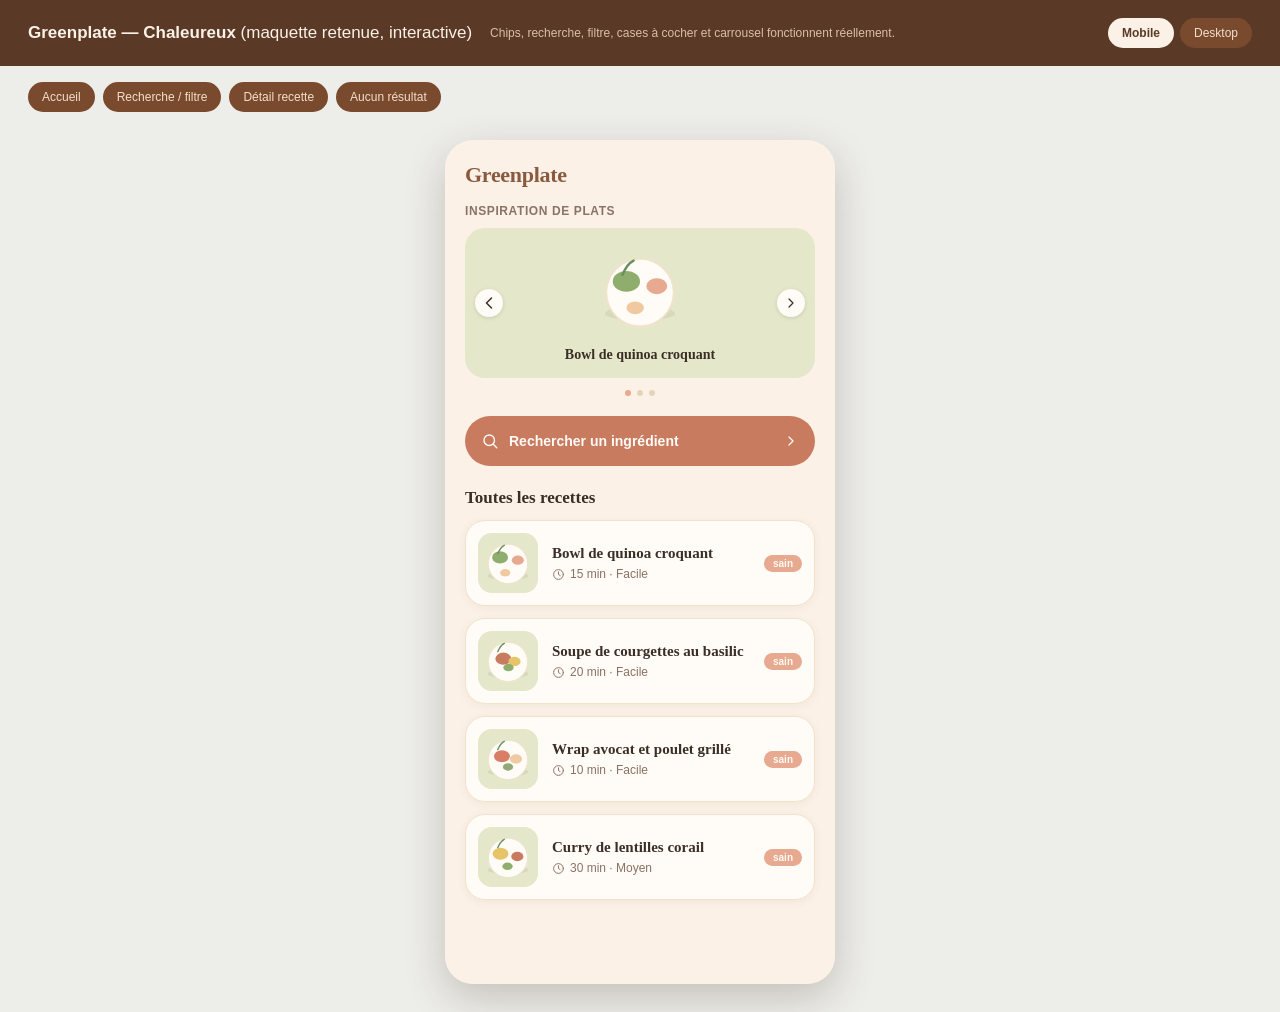
<file: design/maquette/greenplate-chaleureux-avancée.html>
<!doctype html>
<html lang="fr"><head><meta charset="utf-8">
<title>Greenplate — Chaleureux (interactif)</title>
<meta name="viewport" content="width=device-width, initial-scale=1">
<style>
  * { -webkit-font-smoothing: antialiased; box-sizing: border-box; }
  body { margin:0; background:#EDEDEA; font-family:'Poppins',sans-serif; }
  .topbar { position:sticky; top:0; z-index:20; background:#5A3A26; color:#FBF1E6; padding:18px 28px; display:flex; align-items:center; gap:18px; flex-wrap:wrap; }
  .topbar h1 { font-size:17px; margin:0; font-weight:700; }
  .topbar .subtitle { font-size:12px; color:#D9BFA6; }
  .device-switch { display:flex; gap:6px; margin-left:auto; }
  .device-switch button, .tab-btn { all:unset; cursor:pointer; font-family:inherit; font-size:12px; padding:8px 14px; border-radius:20px; background:#7A4A2E; color:#F3DFC9; white-space:nowrap; }
  .device-switch button.active { background:#FBF1E6; color:#5A3A26; font-weight:700; }
  .tabs { display:flex; gap:8px; padding:16px 28px 0 28px; flex-wrap:wrap; }
  .tab-btn.active { background:#5A3A26; color:#FBF1E6; font-weight:700; }
  .stage { padding:28px; display:flex; justify-content:center; }
  .device-frame { border-radius:28px; overflow:hidden; box-shadow:0 14px 40px rgba(60,40,20,0.22); }
  .device-frame.desktop { border-radius:14px; max-width:100%; overflow-x:auto; }
  .device-group { display:flex; justify-content:center; width:100%; }
  .chip[data-selected="true"] { font-weight:600; }
  .ing-check[data-checked="false"] .box { background:transparent !important; }
  .ing-check[data-checked="false"] .lbl { text-decoration: line-through; opacity:0.5; }
</style>
</head>
<body>
  <div class="topbar">
    <h1>Greenplate — Chaleureux <span style="font-weight:400;">(maquette retenue, interactive)</span></h1>
    <span class="subtitle">Chips, recherche, filtre, cases à cocher et carrousel fonctionnent réellement.</span>
    <div class="device-switch">
      <button type="button" id="btn-mobile" class="active" onclick="showDevice('mobile')">Mobile</button>
      <button type="button" id="btn-desktop" onclick="showDevice('desktop')">Desktop</button>
    </div>
  </div>

  <div class="tabs" id="tabs-mobile"><button type="button" class="tab-btn" onclick="go('accueil')" data-tab="accueil">Accueil</button><button type="button" class="tab-btn" onclick="go('recherche')" data-tab="recherche">Recherche / filtre</button><button type="button" class="tab-btn" onclick="go('detail')" data-tab="detail">Détail recette</button><button type="button" class="tab-btn" onclick="go('aucun')" data-tab="aucun">Aucun résultat</button></div>
  <div class="tabs" id="tabs-desktop" style="display:none;"><button type="button" class="tab-btn" onclick="go('d-accueil')" data-tab="d-accueil">Accueil — desktop</button><button type="button" class="tab-btn" onclick="go('d-recherche')" data-tab="d-recherche">Recherche / filtre — desktop</button><button type="button" class="tab-btn" onclick="go('d-detail')" data-tab="d-detail">Détail recette — desktop</button><button type="button" class="tab-btn" onclick="go('d-aucun')" data-tab="d-aucun">Aucun résultat — desktop</button></div>

  <div class="stage">
    <div class="device-group" id="group-mobile">
      <div class="device-frame"><div class="screen" id="accueil" style="display:flex;">
    <div style="width:390px;height:844px;box-sizing:border-box;background:#FBF1E6;display:flex;flex-direction:column;overflow:hidden;font-family:'Poppins',sans-serif;">
      <div style="flex-shrink:0;padding:22px 20px 16px 20px;display:flex;align-items:center;justify-content:space-between;"><div style="font-family:'Caladea',serif;font-weight:700;font-size:22px;color:#8A5A3E;letter-spacing:-0.3px;">Greenplate</div></div>
      <div style="flex-shrink:0;padding:0 20px 16px 20px;display:flex;flex-direction:column;gap:10px;">
        <div style="font-size:12px;font-weight:600;color:#8A7264;text-transform:uppercase;letter-spacing:0.6px;">Inspiration de plats</div>
        <div style="position:relative;height:150px;border-radius:20px;background:#E4E7C9;display:flex;align-items:center;justify-content:center;overflow:hidden;">
          <div class="carousel-slide" data-slide="0" style="display:flex;flex-direction:column;align-items:center;gap:8px;color:#93A876;">
          <svg viewBox="0 0 120 120" width="96" height="96" role="img" aria-label="Illustration du plat">
      <ellipse cx="60" cy="88" rx="44" ry="9" fill="#00000010"/>
      <circle cx="60" cy="62" r="42" fill="#FFFCF7"/>
      <circle cx="60" cy="62" r="42" fill="none" stroke="#F2E2CC" stroke-width="2"/>
      <ellipse cx="43" cy="48" rx="17" ry="13" fill="#8FAE6E"/>
      <ellipse cx="81" cy="54" rx="13" ry="10" fill="#E7A98F"/>
      <ellipse cx="54" cy="81" rx="11" ry="8" fill="#F0C9A0"/>
      <path d="M38 40c4-10 10-16 14-18" stroke="#6B8F5C" stroke-width="3" fill="none" stroke-linecap="round"/>
    </svg>
          <div style="font-family:'Caladea',serif;font-weight:700;font-size:14px;color:#3A2E27;">Bowl de quinoa croquant</div>
        </div><div class="carousel-slide" data-slide="1" style="display:none;flex-direction:column;align-items:center;gap:8px;color:#93A876;">
          <svg viewBox="0 0 120 120" width="96" height="96" role="img" aria-label="Illustration du plat">
      <ellipse cx="60" cy="88" rx="44" ry="9" fill="#00000010"/>
      <circle cx="60" cy="62" r="42" fill="#FFFCF7"/>
      <circle cx="60" cy="62" r="42" fill="none" stroke="#F2E2CC" stroke-width="2"/>
      <ellipse cx="50" cy="55" rx="17" ry="13" fill="#C97B5F"/>
      <ellipse cx="74" cy="61" rx="13" ry="10" fill="#E8C468"/>
      <ellipse cx="61" cy="74" rx="11" ry="8" fill="#8FAE6E"/>
      <path d="M38 40c4-10 10-16 14-18" stroke="#6B8F5C" stroke-width="3" fill="none" stroke-linecap="round"/>
    </svg>
          <div style="font-family:'Caladea',serif;font-weight:700;font-size:14px;color:#3A2E27;">Soupe de courgettes au basilic</div>
        </div><div class="carousel-slide" data-slide="2" style="display:none;flex-direction:column;align-items:center;gap:8px;color:#93A876;">
          <svg viewBox="0 0 120 120" width="96" height="96" role="img" aria-label="Illustration du plat">
      <ellipse cx="60" cy="88" rx="44" ry="9" fill="#00000010"/>
      <circle cx="60" cy="62" r="42" fill="#FFFCF7"/>
      <circle cx="60" cy="62" r="42" fill="none" stroke="#F2E2CC" stroke-width="2"/>
      <ellipse cx="47" cy="54" rx="17" ry="13" fill="#D97D66"/>
      <ellipse cx="77" cy="60" rx="13" ry="10" fill="#F0C9A0"/>
      <ellipse cx="60" cy="77" rx="11" ry="8" fill="#93A876"/>
      <path d="M38 40c4-10 10-16 14-18" stroke="#6B8F5C" stroke-width="3" fill="none" stroke-linecap="round"/>
    </svg>
          <div style="font-family:'Caladea',serif;font-weight:700;font-size:14px;color:#3A2E27;">Wrap avocat et poulet grillé</div>
        </div>
          <button type="button" aria-label="Plat précédent" onclick="carouselMove(-1)" style="all:unset;cursor:pointer;position:absolute;left:10px;top:50%;transform:translateY(-50%);width:28px;height:28px;border-radius:50%;background:#FFFBF6;display:flex;align-items:center;justify-content:center;color:#3A2E27;box-shadow:0 1px 4px rgba(0,0,0,0.12);"><svg width="20" height="20" viewBox="0 0 24 24" fill="none" stroke="#3A2E27" stroke-width="1.8" stroke-linecap="round" stroke-linejoin="round"><path d="m15 18-6-6 6-6"/></svg></button>
          <button type="button" aria-label="Plat suivant" onclick="carouselMove(1)" style="all:unset;cursor:pointer;position:absolute;right:10px;top:50%;transform:translateY(-50%);width:28px;height:28px;border-radius:50%;background:#FFFBF6;display:flex;align-items:center;justify-content:center;color:#3A2E27;box-shadow:0 1px 4px rgba(0,0,0,0.12);"><svg width="16" height="16" viewBox="0 0 24 24" fill="none" stroke="#3A2E27" stroke-width="1.8" stroke-linecap="round" stroke-linejoin="round"><path d="m9 18 6-6-6-6"/></svg></button>
        </div>
        <div style="display:flex;gap:6px;justify-content:center;padding-top:2px;"><div class="carousel-dot" data-dot="0" style="width:6px;height:6px;border-radius:50%;background:#E7A98F;"></div><div class="carousel-dot" data-dot="1" style="width:6px;height:6px;border-radius:50%;background:#E7D3BC;"></div><div class="carousel-dot" data-dot="2" style="width:6px;height:6px;border-radius:50%;background:#E7D3BC;"></div></div>
      </div>
      <div style="flex-shrink:0;padding:4px 20px 16px 20px;">
        <button type="button" onclick="go('recherche')" aria-label="Rechercher un ingrédient" style="all:unset;box-sizing:border-box;cursor:pointer;
          width:100%;height:50px;border-radius:25px;background:#C97B5F;display:flex;align-items:center;
          padding:0 16px;gap:10px;color:#FFFBF6;font-family:'Poppins',sans-serif;font-size:14px;font-weight:600;">
          <svg width="18" height="18" viewBox="0 0 24 24" fill="none" stroke="#FFFBF6" stroke-width="1.8" stroke-linecap="round" stroke-linejoin="round"><circle cx="11" cy="11" r="7"/><path d="m21 21-4.3-4.3"/></svg><span style="flex-grow:1;">Rechercher un ingrédient</span><svg width="16" height="16" viewBox="0 0 24 24" fill="none" stroke="#FFFBF6" stroke-width="1.8" stroke-linecap="round" stroke-linejoin="round"><path d="m9 18 6-6-6-6"/></svg>
        </button>
      </div>
      <div style="flex-shrink:0;padding:6px 20px 10px 20px;font-family:'Caladea',serif;font-weight:700;font-size:17px;color:#3A2E27;">Toutes les recettes</div>
      <div style="flex-grow:1;overflow:auto;padding:2px 20px 20px 20px;display:flex;flex-direction:column;gap:12px;"><button type="button" class="recipe-row" data-tags="quinoa" data-minutes="15" data-name="bowl de quinoa croquant"
      onclick="go('detail')" aria-label="Voir la recette Bowl de quinoa croquant" style="all:unset;box-sizing:border-box;cursor:pointer;
      display:flex;gap:14px;align-items:center;padding:12px;background:#FFFBF6;border-radius:20px;
      border:1px solid #F2E2CC;box-shadow:0 2px 10px rgba(122,74,46,0.06);width:100%;">
      <div style="width:60px;height:60px;flex-shrink:0;border-radius:14px;background:#E4E7C9;display:flex;align-items:center;justify-content:center;overflow:hidden;">
        <svg viewBox="0 0 120 120" width="56" height="56" role="img" aria-label="Illustration du plat">
      <ellipse cx="60" cy="88" rx="44" ry="9" fill="#00000010"/>
      <circle cx="60" cy="62" r="42" fill="#FFFCF7"/>
      <circle cx="60" cy="62" r="42" fill="none" stroke="#F2E2CC" stroke-width="2"/>
      <ellipse cx="43" cy="48" rx="17" ry="13" fill="#8FAE6E"/>
      <ellipse cx="81" cy="54" rx="13" ry="10" fill="#E7A98F"/>
      <ellipse cx="54" cy="81" rx="11" ry="8" fill="#F0C9A0"/>
      <path d="M38 40c4-10 10-16 14-18" stroke="#6B8F5C" stroke-width="3" fill="none" stroke-linecap="round"/>
    </svg>
      </div>
      <div style="flex-grow:1;display:flex;flex-direction:column;gap:5px;min-width:0;text-align:left;">
        <div style="font-family:'Caladea',serif;font-weight:700;font-size:15px;color:#3A2E27;">Bowl de quinoa croquant</div>
        <div style="display:flex;align-items:center;gap:5px;font-size:12px;color:#8A7264;font-family:'Poppins',sans-serif;">
          <svg width="13" height="13" viewBox="0 0 24 24" fill="none" stroke="#8A7264" stroke-width="1.8" stroke-linecap="round" stroke-linejoin="round"><circle cx="12" cy="12" r="9"/><path d="M12 7v5l3 2"/></svg> 15 min · Facile
        </div>
      </div>
      <div style="flex-shrink:0;font-size:10px;font-weight:700;background:#E7A98F;color:#FFFBF6;border-radius:12px;padding:3px 9px;font-family:'Poppins',sans-serif;">sain</div>
    </button><button type="button" class="recipe-row" data-tags="courgette" data-minutes="20" data-name="soupe de courgettes au basilic"
      onclick="go('detail')" aria-label="Voir la recette Soupe de courgettes au basilic" style="all:unset;box-sizing:border-box;cursor:pointer;
      display:flex;gap:14px;align-items:center;padding:12px;background:#FFFBF6;border-radius:20px;
      border:1px solid #F2E2CC;box-shadow:0 2px 10px rgba(122,74,46,0.06);width:100%;">
      <div style="width:60px;height:60px;flex-shrink:0;border-radius:14px;background:#E4E7C9;display:flex;align-items:center;justify-content:center;overflow:hidden;">
        <svg viewBox="0 0 120 120" width="56" height="56" role="img" aria-label="Illustration du plat">
      <ellipse cx="60" cy="88" rx="44" ry="9" fill="#00000010"/>
      <circle cx="60" cy="62" r="42" fill="#FFFCF7"/>
      <circle cx="60" cy="62" r="42" fill="none" stroke="#F2E2CC" stroke-width="2"/>
      <ellipse cx="50" cy="55" rx="17" ry="13" fill="#C97B5F"/>
      <ellipse cx="74" cy="61" rx="13" ry="10" fill="#E8C468"/>
      <ellipse cx="61" cy="74" rx="11" ry="8" fill="#8FAE6E"/>
      <path d="M38 40c4-10 10-16 14-18" stroke="#6B8F5C" stroke-width="3" fill="none" stroke-linecap="round"/>
    </svg>
      </div>
      <div style="flex-grow:1;display:flex;flex-direction:column;gap:5px;min-width:0;text-align:left;">
        <div style="font-family:'Caladea',serif;font-weight:700;font-size:15px;color:#3A2E27;">Soupe de courgettes au basilic</div>
        <div style="display:flex;align-items:center;gap:5px;font-size:12px;color:#8A7264;font-family:'Poppins',sans-serif;">
          <svg width="13" height="13" viewBox="0 0 24 24" fill="none" stroke="#8A7264" stroke-width="1.8" stroke-linecap="round" stroke-linejoin="round"><circle cx="12" cy="12" r="9"/><path d="M12 7v5l3 2"/></svg> 20 min · Facile
        </div>
      </div>
      <div style="flex-shrink:0;font-size:10px;font-weight:700;background:#E7A98F;color:#FFFBF6;border-radius:12px;padding:3px 9px;font-family:'Poppins',sans-serif;">sain</div>
    </button><button type="button" class="recipe-row" data-tags="avocat,poulet" data-minutes="10" data-name="wrap avocat et poulet grillé"
      onclick="go('detail')" aria-label="Voir la recette Wrap avocat et poulet grillé" style="all:unset;box-sizing:border-box;cursor:pointer;
      display:flex;gap:14px;align-items:center;padding:12px;background:#FFFBF6;border-radius:20px;
      border:1px solid #F2E2CC;box-shadow:0 2px 10px rgba(122,74,46,0.06);width:100%;">
      <div style="width:60px;height:60px;flex-shrink:0;border-radius:14px;background:#E4E7C9;display:flex;align-items:center;justify-content:center;overflow:hidden;">
        <svg viewBox="0 0 120 120" width="56" height="56" role="img" aria-label="Illustration du plat">
      <ellipse cx="60" cy="88" rx="44" ry="9" fill="#00000010"/>
      <circle cx="60" cy="62" r="42" fill="#FFFCF7"/>
      <circle cx="60" cy="62" r="42" fill="none" stroke="#F2E2CC" stroke-width="2"/>
      <ellipse cx="47" cy="54" rx="17" ry="13" fill="#D97D66"/>
      <ellipse cx="77" cy="60" rx="13" ry="10" fill="#F0C9A0"/>
      <ellipse cx="60" cy="77" rx="11" ry="8" fill="#93A876"/>
      <path d="M38 40c4-10 10-16 14-18" stroke="#6B8F5C" stroke-width="3" fill="none" stroke-linecap="round"/>
    </svg>
      </div>
      <div style="flex-grow:1;display:flex;flex-direction:column;gap:5px;min-width:0;text-align:left;">
        <div style="font-family:'Caladea',serif;font-weight:700;font-size:15px;color:#3A2E27;">Wrap avocat et poulet grillé</div>
        <div style="display:flex;align-items:center;gap:5px;font-size:12px;color:#8A7264;font-family:'Poppins',sans-serif;">
          <svg width="13" height="13" viewBox="0 0 24 24" fill="none" stroke="#8A7264" stroke-width="1.8" stroke-linecap="round" stroke-linejoin="round"><circle cx="12" cy="12" r="9"/><path d="M12 7v5l3 2"/></svg> 10 min · Facile
        </div>
      </div>
      <div style="flex-shrink:0;font-size:10px;font-weight:700;background:#E7A98F;color:#FFFBF6;border-radius:12px;padding:3px 9px;font-family:'Poppins',sans-serif;">sain</div>
    </button><button type="button" class="recipe-row" data-tags="" data-minutes="30" data-name="curry de lentilles corail"
      onclick="go('detail')" aria-label="Voir la recette Curry de lentilles corail" style="all:unset;box-sizing:border-box;cursor:pointer;
      display:flex;gap:14px;align-items:center;padding:12px;background:#FFFBF6;border-radius:20px;
      border:1px solid #F2E2CC;box-shadow:0 2px 10px rgba(122,74,46,0.06);width:100%;">
      <div style="width:60px;height:60px;flex-shrink:0;border-radius:14px;background:#E4E7C9;display:flex;align-items:center;justify-content:center;overflow:hidden;">
        <svg viewBox="0 0 120 120" width="56" height="56" role="img" aria-label="Illustration du plat">
      <ellipse cx="60" cy="88" rx="44" ry="9" fill="#00000010"/>
      <circle cx="60" cy="62" r="42" fill="#FFFCF7"/>
      <circle cx="60" cy="62" r="42" fill="none" stroke="#F2E2CC" stroke-width="2"/>
      <ellipse cx="44" cy="53" rx="17" ry="13" fill="#E8C468"/>
      <ellipse cx="80" cy="59" rx="13" ry="10" fill="#C97B5F"/>
      <ellipse cx="59" cy="80" rx="11" ry="8" fill="#8FAE6E"/>
      <path d="M38 40c4-10 10-16 14-18" stroke="#6B8F5C" stroke-width="3" fill="none" stroke-linecap="round"/>
    </svg>
      </div>
      <div style="flex-grow:1;display:flex;flex-direction:column;gap:5px;min-width:0;text-align:left;">
        <div style="font-family:'Caladea',serif;font-weight:700;font-size:15px;color:#3A2E27;">Curry de lentilles corail</div>
        <div style="display:flex;align-items:center;gap:5px;font-size:12px;color:#8A7264;font-family:'Poppins',sans-serif;">
          <svg width="13" height="13" viewBox="0 0 24 24" fill="none" stroke="#8A7264" stroke-width="1.8" stroke-linecap="round" stroke-linejoin="round"><circle cx="12" cy="12" r="9"/><path d="M12 7v5l3 2"/></svg> 30 min · Moyen
        </div>
      </div>
      <div style="flex-shrink:0;font-size:10px;font-weight:700;background:#E7A98F;color:#FFFBF6;border-radius:12px;padding:3px 9px;font-family:'Poppins',sans-serif;">sain</div>
    </button></div>
    </div></div><div class="screen" id="recherche" style="display:none;">
    <div style="width:390px;height:844px;box-sizing:border-box;background:#FBF1E6;display:flex;flex-direction:column;overflow:hidden;font-family:'Poppins',sans-serif;">
      <div style="flex-shrink:0;padding:22px 20px 16px 20px;display:flex;align-items:center;justify-content:space-between;"><button type="button" onclick="go('accueil')" style="all:unset;box-sizing:border-box;cursor:pointer;display:flex;align-items:center;gap:10px;">
      <span style="width:32px;height:32px;border-radius:9px;border:1px solid #EAD3B8;display:flex;align-items:center;justify-content:center;color:#3A2E27;"><svg width="16" height="16" viewBox="0 0 24 24" fill="none" stroke="#3A2E27" stroke-width="1.8" stroke-linecap="round" stroke-linejoin="round"><path d="M19 12H5"/><path d="m11 18-6-6 6-6"/></svg></span>
      <span style="font-size:13px;color:#8A7264;font-family:'Poppins',sans-serif;">Retour</span>
    </button></div>
      <div style="flex-shrink:0;padding:0 20px 14px 20px;font-family:'Caladea',serif;font-weight:700;font-size:18px;color:#3A2E27;">Recherche par ingrédient</div>
      <div style="flex-shrink:0;padding:0 20px 14px 20px;position:relative;">
        <span style="position:absolute;left:34px;top:50%;transform:translateY(-50%);color:#93A876;"><svg width="18" height="18" viewBox="0 0 24 24" fill="none" stroke="#93A876" stroke-width="1.8" stroke-linecap="round" stroke-linejoin="round"><circle cx="11" cy="11" r="7"/><path d="m21 21-4.3-4.3"/></svg></span>
        <input type="search" id="searchbox" oninput="applyFilter('')" placeholder="Rechercher un ingrédient…" style="width:100%;box-sizing:border-box;height:46px;border:2px solid #93A876;border-radius:25px;padding:0 14px 0 42px;font-size:14px;font-family:'Poppins',sans-serif;background:#FFFBF6;color:#3A2E27;">
      </div>
      <div style="flex-shrink:0;padding:0 20px 16px 20px;display:flex;flex-wrap:wrap;gap:8px;"><button type="button" class="chip" data-group="ing" data-value="courgette" onclick="selectChip(this)"  style="all:unset;cursor:pointer;border:1px solid #93A876;background:#E4E7C9;color:#3A2E27;border-radius:20px;padding:6px 13px;font-size:12px;font-family:'Poppins',sans-serif;white-space:nowrap;">Courgette</button><button type="button" class="chip" data-group="ing" data-value="riz" onclick="selectChip(this)"  style="all:unset;cursor:pointer;border:1px solid #8A5A3E;background:transparent;color:#3A2E27;border-radius:20px;padding:6px 13px;font-size:12px;font-family:'Poppins',sans-serif;white-space:nowrap;">Riz</button><button type="button" class="chip" data-group="ing" data-value="poulet" onclick="selectChip(this)"  style="all:unset;cursor:pointer;border:1px solid #8A5A3E;background:transparent;color:#3A2E27;border-radius:20px;padding:6px 13px;font-size:12px;font-family:'Poppins',sans-serif;white-space:nowrap;">Poulet</button><button type="button" class="chip" data-group="ing" data-value="avocat" onclick="selectChip(this)"  style="all:unset;cursor:pointer;border:1px solid #8A5A3E;background:transparent;color:#3A2E27;border-radius:20px;padding:6px 13px;font-size:12px;font-family:'Poppins',sans-serif;white-space:nowrap;">Avocat</button><button type="button" class="chip" data-group="ing" data-value="oeufs" onclick="selectChip(this)"  style="all:unset;cursor:pointer;border:1px solid #8A5A3E;background:transparent;color:#3A2E27;border-radius:20px;padding:6px 13px;font-size:12px;font-family:'Poppins',sans-serif;white-space:nowrap;">Œufs</button><button type="button" class="chip" data-group="ing" data-value="quinoa" onclick="selectChip(this)"  style="all:unset;cursor:pointer;border:1px solid #8A5A3E;background:transparent;color:#3A2E27;border-radius:20px;padding:6px 13px;font-size:12px;font-family:'Poppins',sans-serif;white-space:nowrap;">Quinoa</button></div>
      <div style="flex-shrink:0;padding:0 20px 10px 20px;position:relative;">
        <div style="font-size:12px;font-weight:600;color:#8A7264;text-transform:uppercase;letter-spacing:0.6px;margin-bottom:8px;">Catégorie</div>
        
    <button type="button" onclick="toggleCategory('')" id="cat-trigger" style="all:unset;box-sizing:border-box;cursor:pointer;width:100%;height:42px;border:1px solid #EAD3B8;border-radius:25px;display:flex;align-items:center;justify-content:space-between;padding:0 14px;color:#8A7264;font-size:13px;font-family:'Poppins',sans-serif;background:#FFFBF6;">
      <span id="cat-label">Toutes les catégories</span><svg width="16" height="16" viewBox="0 0 24 24" fill="none" stroke="#8A7264" stroke-width="1.8" stroke-linecap="round" stroke-linejoin="round"><path d="m9 18 6-6-6-6"/></svg>
    </button>
    <div id="cat-panel" style="display:none;position:absolute;left:0;right:0;top:100%;margin-top:4px;background:#FFFBF6;border:1px solid #EAD3B8;border-radius:12px;box-shadow:0 8px 20px rgba(0,0,0,0.1);z-index:5;overflow:hidden;"><button type="button" onclick="pickCategory('','Toutes les catégories')" style="all:unset;cursor:pointer;display:block;width:100%;padding:10px 14px;font-size:13px;color:#3A2E27;font-family:'Poppins',sans-serif;">Toutes les catégories</button><button type="button" onclick="pickCategory('','Petit-déjeuner')" style="all:unset;cursor:pointer;display:block;width:100%;padding:10px 14px;font-size:13px;color:#3A2E27;font-family:'Poppins',sans-serif;">Petit-déjeuner</button><button type="button" onclick="pickCategory('','Plat principal')" style="all:unset;cursor:pointer;display:block;width:100%;padding:10px 14px;font-size:13px;color:#3A2E27;font-family:'Poppins',sans-serif;">Plat principal</button><button type="button" onclick="pickCategory('','Soupe')" style="all:unset;cursor:pointer;display:block;width:100%;padding:10px 14px;font-size:13px;color:#3A2E27;font-family:'Poppins',sans-serif;">Soupe</button><button type="button" onclick="pickCategory('','Dessert')" style="all:unset;cursor:pointer;display:block;width:100%;padding:10px 14px;font-size:13px;color:#3A2E27;font-family:'Poppins',sans-serif;">Dessert</button></div>
      </div>
      <div style="flex-shrink:0;padding:10px 20px 10px 20px;font-size:12px;font-weight:600;color:#8A7264;text-transform:uppercase;letter-spacing:0.6px;">Durée de préparation (max)</div>
      <div style="flex-shrink:0;padding:0 20px 16px 20px;display:flex;flex-wrap:wrap;gap:8px;"><button type="button" class="chip" data-group="dur" data-value="10" onclick="selectChip(this)"  style="all:unset;cursor:pointer;border:1px solid #8A5A3E;background:transparent;color:#3A2E27;border-radius:20px;padding:6px 13px;font-size:12px;font-family:'Poppins',sans-serif;white-space:nowrap;">10 min</button><button type="button" class="chip" data-group="dur" data-value="15" onclick="selectChip(this)"  style="all:unset;cursor:pointer;border:1px solid #93A876;background:#E4E7C9;color:#3A2E27;border-radius:20px;padding:6px 13px;font-size:12px;font-family:'Poppins',sans-serif;white-space:nowrap;">15 min</button><button type="button" class="chip" data-group="dur" data-value="30" onclick="selectChip(this)"  style="all:unset;cursor:pointer;border:1px solid #8A5A3E;background:transparent;color:#3A2E27;border-radius:20px;padding:6px 13px;font-size:12px;font-family:'Poppins',sans-serif;white-space:nowrap;">30 min</button><button type="button" class="chip" data-group="dur" data-value="45" onclick="selectChip(this)"  style="all:unset;cursor:pointer;border:1px solid #8A5A3E;background:transparent;color:#3A2E27;border-radius:20px;padding:6px 13px;font-size:12px;font-family:'Poppins',sans-serif;white-space:nowrap;">45 min</button></div>
      <div style="flex-shrink:0;padding:0 20px 10px 20px;">
        <button type="button" onclick="applyFilter('')" style="all:unset;box-sizing:border-box;cursor:pointer;width:100%;height:48px;border-radius:25px;
          background:#C97B5F;color:#FFFBF6;display:flex;align-items:center;justify-content:center;
          font-family:'Poppins',sans-serif;font-size:14px;font-weight:700;">Filtrer</button>
      </div>
      <div style="flex-shrink:0;height:1px;background:#F2E2CC;margin:0 20px;"></div>
      <div style="flex-shrink:0;padding:14px 20px 8px 20px;font-size:13px;color:#8A7264;" id="count">4 recettes trouvées avec « courgette »</div>
      <div style="flex-grow:1;overflow:auto;padding:2px 20px 20px 20px;display:flex;flex-direction:column;gap:12px;" id="list"><button type="button" class="recipe-row" data-tags="quinoa" data-minutes="15" data-name="bowl de quinoa croquant"
      onclick="go('detail')" aria-label="Voir la recette Bowl de quinoa croquant" style="all:unset;box-sizing:border-box;cursor:pointer;
      display:flex;gap:14px;align-items:center;padding:12px;background:#FFFBF6;border-radius:20px;
      border:1px solid #F2E2CC;box-shadow:0 2px 10px rgba(122,74,46,0.06);width:100%;">
      <div style="width:60px;height:60px;flex-shrink:0;border-radius:14px;background:#E4E7C9;display:flex;align-items:center;justify-content:center;overflow:hidden;">
        <svg viewBox="0 0 120 120" width="56" height="56" role="img" aria-label="Illustration du plat">
      <ellipse cx="60" cy="88" rx="44" ry="9" fill="#00000010"/>
      <circle cx="60" cy="62" r="42" fill="#FFFCF7"/>
      <circle cx="60" cy="62" r="42" fill="none" stroke="#F2E2CC" stroke-width="2"/>
      <ellipse cx="43" cy="48" rx="17" ry="13" fill="#8FAE6E"/>
      <ellipse cx="81" cy="54" rx="13" ry="10" fill="#E7A98F"/>
      <ellipse cx="54" cy="81" rx="11" ry="8" fill="#F0C9A0"/>
      <path d="M38 40c4-10 10-16 14-18" stroke="#6B8F5C" stroke-width="3" fill="none" stroke-linecap="round"/>
    </svg>
      </div>
      <div style="flex-grow:1;display:flex;flex-direction:column;gap:5px;min-width:0;text-align:left;">
        <div style="font-family:'Caladea',serif;font-weight:700;font-size:15px;color:#3A2E27;">Bowl de quinoa croquant</div>
        <div style="display:flex;align-items:center;gap:5px;font-size:12px;color:#8A7264;font-family:'Poppins',sans-serif;">
          <svg width="13" height="13" viewBox="0 0 24 24" fill="none" stroke="#8A7264" stroke-width="1.8" stroke-linecap="round" stroke-linejoin="round"><circle cx="12" cy="12" r="9"/><path d="M12 7v5l3 2"/></svg> 15 min · Facile
        </div>
      </div>
      <div style="flex-shrink:0;font-size:10px;font-weight:700;background:#E7A98F;color:#FFFBF6;border-radius:12px;padding:3px 9px;font-family:'Poppins',sans-serif;">sain</div>
    </button><button type="button" class="recipe-row" data-tags="courgette" data-minutes="20" data-name="soupe de courgettes au basilic"
      onclick="go('detail')" aria-label="Voir la recette Soupe de courgettes au basilic" style="all:unset;box-sizing:border-box;cursor:pointer;
      display:flex;gap:14px;align-items:center;padding:12px;background:#FFFBF6;border-radius:20px;
      border:1px solid #F2E2CC;box-shadow:0 2px 10px rgba(122,74,46,0.06);width:100%;">
      <div style="width:60px;height:60px;flex-shrink:0;border-radius:14px;background:#E4E7C9;display:flex;align-items:center;justify-content:center;overflow:hidden;">
        <svg viewBox="0 0 120 120" width="56" height="56" role="img" aria-label="Illustration du plat">
      <ellipse cx="60" cy="88" rx="44" ry="9" fill="#00000010"/>
      <circle cx="60" cy="62" r="42" fill="#FFFCF7"/>
      <circle cx="60" cy="62" r="42" fill="none" stroke="#F2E2CC" stroke-width="2"/>
      <ellipse cx="50" cy="55" rx="17" ry="13" fill="#C97B5F"/>
      <ellipse cx="74" cy="61" rx="13" ry="10" fill="#E8C468"/>
      <ellipse cx="61" cy="74" rx="11" ry="8" fill="#8FAE6E"/>
      <path d="M38 40c4-10 10-16 14-18" stroke="#6B8F5C" stroke-width="3" fill="none" stroke-linecap="round"/>
    </svg>
      </div>
      <div style="flex-grow:1;display:flex;flex-direction:column;gap:5px;min-width:0;text-align:left;">
        <div style="font-family:'Caladea',serif;font-weight:700;font-size:15px;color:#3A2E27;">Soupe de courgettes au basilic</div>
        <div style="display:flex;align-items:center;gap:5px;font-size:12px;color:#8A7264;font-family:'Poppins',sans-serif;">
          <svg width="13" height="13" viewBox="0 0 24 24" fill="none" stroke="#8A7264" stroke-width="1.8" stroke-linecap="round" stroke-linejoin="round"><circle cx="12" cy="12" r="9"/><path d="M12 7v5l3 2"/></svg> 20 min · Facile
        </div>
      </div>
      <div style="flex-shrink:0;font-size:10px;font-weight:700;background:#E7A98F;color:#FFFBF6;border-radius:12px;padding:3px 9px;font-family:'Poppins',sans-serif;">sain</div>
    </button><button type="button" class="recipe-row" data-tags="avocat,poulet" data-minutes="10" data-name="wrap avocat et poulet grillé"
      onclick="go('detail')" aria-label="Voir la recette Wrap avocat et poulet grillé" style="all:unset;box-sizing:border-box;cursor:pointer;
      display:flex;gap:14px;align-items:center;padding:12px;background:#FFFBF6;border-radius:20px;
      border:1px solid #F2E2CC;box-shadow:0 2px 10px rgba(122,74,46,0.06);width:100%;">
      <div style="width:60px;height:60px;flex-shrink:0;border-radius:14px;background:#E4E7C9;display:flex;align-items:center;justify-content:center;overflow:hidden;">
        <svg viewBox="0 0 120 120" width="56" height="56" role="img" aria-label="Illustration du plat">
      <ellipse cx="60" cy="88" rx="44" ry="9" fill="#00000010"/>
      <circle cx="60" cy="62" r="42" fill="#FFFCF7"/>
      <circle cx="60" cy="62" r="42" fill="none" stroke="#F2E2CC" stroke-width="2"/>
      <ellipse cx="47" cy="54" rx="17" ry="13" fill="#D97D66"/>
      <ellipse cx="77" cy="60" rx="13" ry="10" fill="#F0C9A0"/>
      <ellipse cx="60" cy="77" rx="11" ry="8" fill="#93A876"/>
      <path d="M38 40c4-10 10-16 14-18" stroke="#6B8F5C" stroke-width="3" fill="none" stroke-linecap="round"/>
    </svg>
      </div>
      <div style="flex-grow:1;display:flex;flex-direction:column;gap:5px;min-width:0;text-align:left;">
        <div style="font-family:'Caladea',serif;font-weight:700;font-size:15px;color:#3A2E27;">Wrap avocat et poulet grillé</div>
        <div style="display:flex;align-items:center;gap:5px;font-size:12px;color:#8A7264;font-family:'Poppins',sans-serif;">
          <svg width="13" height="13" viewBox="0 0 24 24" fill="none" stroke="#8A7264" stroke-width="1.8" stroke-linecap="round" stroke-linejoin="round"><circle cx="12" cy="12" r="9"/><path d="M12 7v5l3 2"/></svg> 10 min · Facile
        </div>
      </div>
      <div style="flex-shrink:0;font-size:10px;font-weight:700;background:#E7A98F;color:#FFFBF6;border-radius:12px;padding:3px 9px;font-family:'Poppins',sans-serif;">sain</div>
    </button><button type="button" class="recipe-row" data-tags="" data-minutes="30" data-name="curry de lentilles corail"
      onclick="go('detail')" aria-label="Voir la recette Curry de lentilles corail" style="all:unset;box-sizing:border-box;cursor:pointer;
      display:flex;gap:14px;align-items:center;padding:12px;background:#FFFBF6;border-radius:20px;
      border:1px solid #F2E2CC;box-shadow:0 2px 10px rgba(122,74,46,0.06);width:100%;">
      <div style="width:60px;height:60px;flex-shrink:0;border-radius:14px;background:#E4E7C9;display:flex;align-items:center;justify-content:center;overflow:hidden;">
        <svg viewBox="0 0 120 120" width="56" height="56" role="img" aria-label="Illustration du plat">
      <ellipse cx="60" cy="88" rx="44" ry="9" fill="#00000010"/>
      <circle cx="60" cy="62" r="42" fill="#FFFCF7"/>
      <circle cx="60" cy="62" r="42" fill="none" stroke="#F2E2CC" stroke-width="2"/>
      <ellipse cx="44" cy="53" rx="17" ry="13" fill="#E8C468"/>
      <ellipse cx="80" cy="59" rx="13" ry="10" fill="#C97B5F"/>
      <ellipse cx="59" cy="80" rx="11" ry="8" fill="#8FAE6E"/>
      <path d="M38 40c4-10 10-16 14-18" stroke="#6B8F5C" stroke-width="3" fill="none" stroke-linecap="round"/>
    </svg>
      </div>
      <div style="flex-grow:1;display:flex;flex-direction:column;gap:5px;min-width:0;text-align:left;">
        <div style="font-family:'Caladea',serif;font-weight:700;font-size:15px;color:#3A2E27;">Curry de lentilles corail</div>
        <div style="display:flex;align-items:center;gap:5px;font-size:12px;color:#8A7264;font-family:'Poppins',sans-serif;">
          <svg width="13" height="13" viewBox="0 0 24 24" fill="none" stroke="#8A7264" stroke-width="1.8" stroke-linecap="round" stroke-linejoin="round"><circle cx="12" cy="12" r="9"/><path d="M12 7v5l3 2"/></svg> 30 min · Moyen
        </div>
      </div>
      <div style="flex-shrink:0;font-size:10px;font-weight:700;background:#E7A98F;color:#FFFBF6;border-radius:12px;padding:3px 9px;font-family:'Poppins',sans-serif;">sain</div>
    </button><button type="button" class="recipe-row" data-tags="riz" data-minutes="18" data-name="salade de riz complet aux herbes"
      onclick="go('detail')" aria-label="Voir la recette Salade de riz complet aux herbes" style="all:unset;box-sizing:border-box;cursor:pointer;
      display:flex;gap:14px;align-items:center;padding:12px;background:#FFFBF6;border-radius:20px;
      border:1px solid #F2E2CC;box-shadow:0 2px 10px rgba(122,74,46,0.06);width:100%;">
      <div style="width:60px;height:60px;flex-shrink:0;border-radius:14px;background:#E4E7C9;display:flex;align-items:center;justify-content:center;overflow:hidden;">
        <svg viewBox="0 0 120 120" width="56" height="56" role="img" aria-label="Illustration du plat">
      <ellipse cx="60" cy="88" rx="44" ry="9" fill="#00000010"/>
      <circle cx="60" cy="62" r="42" fill="#FFFCF7"/>
      <circle cx="60" cy="62" r="42" fill="none" stroke="#F2E2CC" stroke-width="2"/>
      <ellipse cx="51" cy="52" rx="17" ry="13" fill="#93A876"/>
      <ellipse cx="73" cy="58" rx="13" ry="10" fill="#F0C9A0"/>
      <ellipse cx="58" cy="73" rx="11" ry="8" fill="#D97D66"/>
      <path d="M38 40c4-10 10-16 14-18" stroke="#6B8F5C" stroke-width="3" fill="none" stroke-linecap="round"/>
    </svg>
      </div>
      <div style="flex-grow:1;display:flex;flex-direction:column;gap:5px;min-width:0;text-align:left;">
        <div style="font-family:'Caladea',serif;font-weight:700;font-size:15px;color:#3A2E27;">Salade de riz complet aux herbes</div>
        <div style="display:flex;align-items:center;gap:5px;font-size:12px;color:#8A7264;font-family:'Poppins',sans-serif;">
          <svg width="13" height="13" viewBox="0 0 24 24" fill="none" stroke="#8A7264" stroke-width="1.8" stroke-linecap="round" stroke-linejoin="round"><circle cx="12" cy="12" r="9"/><path d="M12 7v5l3 2"/></svg> 18 min · Facile
        </div>
      </div>
      <div style="flex-shrink:0;font-size:10px;font-weight:700;background:#E7A98F;color:#FFFBF6;border-radius:12px;padding:3px 9px;font-family:'Poppins',sans-serif;">sain</div>
    </button><button type="button" class="recipe-row" data-tags="courgette" data-minutes="22" data-name="galettes de courgette légères"
      onclick="go('detail')" aria-label="Voir la recette Galettes de courgette légères" style="all:unset;box-sizing:border-box;cursor:pointer;
      display:flex;gap:14px;align-items:center;padding:12px;background:#FFFBF6;border-radius:20px;
      border:1px solid #F2E2CC;box-shadow:0 2px 10px rgba(122,74,46,0.06);width:100%;">
      <div style="width:60px;height:60px;flex-shrink:0;border-radius:14px;background:#E4E7C9;display:flex;align-items:center;justify-content:center;overflow:hidden;">
        <svg viewBox="0 0 120 120" width="56" height="56" role="img" aria-label="Illustration du plat">
      <ellipse cx="60" cy="88" rx="44" ry="9" fill="#00000010"/>
      <circle cx="60" cy="62" r="42" fill="#FFFCF7"/>
      <circle cx="60" cy="62" r="42" fill="none" stroke="#F2E2CC" stroke-width="2"/>
      <ellipse cx="48" cy="51" rx="17" ry="13" fill="#C97B5F"/>
      <ellipse cx="76" cy="57" rx="13" ry="10" fill="#E8C468"/>
      <ellipse cx="57" cy="76" rx="11" ry="8" fill="#8FAE6E"/>
      <path d="M38 40c4-10 10-16 14-18" stroke="#6B8F5C" stroke-width="3" fill="none" stroke-linecap="round"/>
    </svg>
      </div>
      <div style="flex-grow:1;display:flex;flex-direction:column;gap:5px;min-width:0;text-align:left;">
        <div style="font-family:'Caladea',serif;font-weight:700;font-size:15px;color:#3A2E27;">Galettes de courgette légères</div>
        <div style="display:flex;align-items:center;gap:5px;font-size:12px;color:#8A7264;font-family:'Poppins',sans-serif;">
          <svg width="13" height="13" viewBox="0 0 24 24" fill="none" stroke="#8A7264" stroke-width="1.8" stroke-linecap="round" stroke-linejoin="round"><circle cx="12" cy="12" r="9"/><path d="M12 7v5l3 2"/></svg> 22 min · Moyen
        </div>
      </div>
      <div style="flex-shrink:0;font-size:10px;font-weight:700;background:#E7A98F;color:#FFFBF6;border-radius:12px;padding:3px 9px;font-family:'Poppins',sans-serif;">sain</div>
    </button><button type="button" class="recipe-row" data-tags="" data-minutes="25" data-name="bowl de patate douce rôtie"
      onclick="go('detail')" aria-label="Voir la recette Bowl de patate douce rôtie" style="all:unset;box-sizing:border-box;cursor:pointer;
      display:flex;gap:14px;align-items:center;padding:12px;background:#FFFBF6;border-radius:20px;
      border:1px solid #F2E2CC;box-shadow:0 2px 10px rgba(122,74,46,0.06);width:100%;">
      <div style="width:60px;height:60px;flex-shrink:0;border-radius:14px;background:#E4E7C9;display:flex;align-items:center;justify-content:center;overflow:hidden;">
        <svg viewBox="0 0 120 120" width="56" height="56" role="img" aria-label="Illustration du plat">
      <ellipse cx="60" cy="88" rx="44" ry="9" fill="#00000010"/>
      <circle cx="60" cy="62" r="42" fill="#FFFCF7"/>
      <circle cx="60" cy="62" r="42" fill="none" stroke="#F2E2CC" stroke-width="2"/>
      <ellipse cx="45" cy="50" rx="17" ry="13" fill="#F0C9A0"/>
      <ellipse cx="79" cy="56" rx="13" ry="10" fill="#C97B5F"/>
      <ellipse cx="56" cy="79" rx="11" ry="8" fill="#8FAE6E"/>
      <path d="M38 40c4-10 10-16 14-18" stroke="#6B8F5C" stroke-width="3" fill="none" stroke-linecap="round"/>
    </svg>
      </div>
      <div style="flex-grow:1;display:flex;flex-direction:column;gap:5px;min-width:0;text-align:left;">
        <div style="font-family:'Caladea',serif;font-weight:700;font-size:15px;color:#3A2E27;">Bowl de patate douce rôtie</div>
        <div style="display:flex;align-items:center;gap:5px;font-size:12px;color:#8A7264;font-family:'Poppins',sans-serif;">
          <svg width="13" height="13" viewBox="0 0 24 24" fill="none" stroke="#8A7264" stroke-width="1.8" stroke-linecap="round" stroke-linejoin="round"><circle cx="12" cy="12" r="9"/><path d="M12 7v5l3 2"/></svg> 25 min · Facile
        </div>
      </div>
      <div style="flex-shrink:0;font-size:10px;font-weight:700;background:#E7A98F;color:#FFFBF6;border-radius:12px;padding:3px 9px;font-family:'Poppins',sans-serif;">sain</div>
    </button><button type="button" class="recipe-row" data-tags="courgette" data-minutes="16" data-name="poêlée de légumes de saison"
      onclick="go('detail')" aria-label="Voir la recette Poêlée de légumes de saison" style="all:unset;box-sizing:border-box;cursor:pointer;
      display:flex;gap:14px;align-items:center;padding:12px;background:#FFFBF6;border-radius:20px;
      border:1px solid #F2E2CC;box-shadow:0 2px 10px rgba(122,74,46,0.06);width:100%;">
      <div style="width:60px;height:60px;flex-shrink:0;border-radius:14px;background:#E4E7C9;display:flex;align-items:center;justify-content:center;overflow:hidden;">
        <svg viewBox="0 0 120 120" width="56" height="56" role="img" aria-label="Illustration du plat">
      <ellipse cx="60" cy="88" rx="44" ry="9" fill="#00000010"/>
      <circle cx="60" cy="62" r="42" fill="#FFFCF7"/>
      <circle cx="60" cy="62" r="42" fill="none" stroke="#F2E2CC" stroke-width="2"/>
      <ellipse cx="52" cy="49" rx="17" ry="13" fill="#8FAE6E"/>
      <ellipse cx="72" cy="55" rx="13" ry="10" fill="#E7A98F"/>
      <ellipse cx="55" cy="72" rx="11" ry="8" fill="#F0C9A0"/>
      <path d="M38 40c4-10 10-16 14-18" stroke="#6B8F5C" stroke-width="3" fill="none" stroke-linecap="round"/>
    </svg>
      </div>
      <div style="flex-grow:1;display:flex;flex-direction:column;gap:5px;min-width:0;text-align:left;">
        <div style="font-family:'Caladea',serif;font-weight:700;font-size:15px;color:#3A2E27;">Poêlée de légumes de saison</div>
        <div style="display:flex;align-items:center;gap:5px;font-size:12px;color:#8A7264;font-family:'Poppins',sans-serif;">
          <svg width="13" height="13" viewBox="0 0 24 24" fill="none" stroke="#8A7264" stroke-width="1.8" stroke-linecap="round" stroke-linejoin="round"><circle cx="12" cy="12" r="9"/><path d="M12 7v5l3 2"/></svg> 16 min · Facile
        </div>
      </div>
      <div style="flex-shrink:0;font-size:10px;font-weight:700;background:#E7A98F;color:#FFFBF6;border-radius:12px;padding:3px 9px;font-family:'Poppins',sans-serif;">sain</div>
    </button><div class="empty-state" id="empty" style="display:none;flex-direction:column;align-items:center;gap:10px;padding:28px 10px;text-align:center;grid-column:1/-1;">
      <div style="width:56px;height:56px;border-radius:50%;background:#F6DFC4;display:flex;align-items:center;justify-content:center;color:#B0613F;"><svg width="24" height="24" viewBox="0 0 24 24" fill="none" stroke="#B0613F" stroke-width="1.6" stroke-linecap="round" stroke-linejoin="round"><circle cx="10" cy="10" r="7"/><path d="m21 21-4.35-4.35"/><path d="M7.5 10h5"/></svg></div>
      <div style="font-size:13px;color:#8A7264;">Aucune recette ne correspond à ce filtre.</div>
    </div></div>
    </div></div><div class="screen" id="detail" style="display:none;">
    <div style="width:390px;height:844px;box-sizing:border-box;background:#FBF1E6;display:flex;flex-direction:column;overflow:hidden;font-family:'Poppins',sans-serif;">
      <div style="flex-shrink:0;padding:22px 20px 16px 20px;display:flex;align-items:center;justify-content:space-between;"><button type="button" onclick="go('accueil')" style="all:unset;box-sizing:border-box;cursor:pointer;display:flex;align-items:center;gap:10px;">
      <span style="width:32px;height:32px;border-radius:9px;border:1px solid #EAD3B8;display:flex;align-items:center;justify-content:center;color:#3A2E27;"><svg width="16" height="16" viewBox="0 0 24 24" fill="none" stroke="#3A2E27" stroke-width="1.8" stroke-linecap="round" stroke-linejoin="round"><path d="M19 12H5"/><path d="m11 18-6-6 6-6"/></svg></span>
      <span style="font-size:13px;color:#8A7264;font-family:'Poppins',sans-serif;">Retour</span>
    </button></div>
      <div style="flex-grow:1;overflow:auto;padding:0 20px 20px 20px;display:flex;flex-direction:column;gap:16px;">
        <div style="width:100%;height:190px;border-radius:20px;background:#E4E7C9;display:flex;align-items:center;justify-content:center;"><svg viewBox="0 0 120 120" width="150" height="150" role="img" aria-label="Illustration du plat">
      <ellipse cx="60" cy="88" rx="44" ry="9" fill="#00000010"/>
      <circle cx="60" cy="62" r="42" fill="#FFFCF7"/>
      <circle cx="60" cy="62" r="42" fill="none" stroke="#F2E2CC" stroke-width="2"/>
      <ellipse cx="50" cy="55" rx="17" ry="13" fill="#C97B5F"/>
      <ellipse cx="74" cy="61" rx="13" ry="10" fill="#E8C468"/>
      <ellipse cx="61" cy="74" rx="11" ry="8" fill="#8FAE6E"/>
      <path d="M38 40c4-10 10-16 14-18" stroke="#6B8F5C" stroke-width="3" fill="none" stroke-linecap="round"/>
    </svg></div>
        <div style="font-family:'Caladea',serif;font-weight:700;font-size:22px;color:#3A2E27;line-height:1.25;">Soupe de courgettes au basilic</div>
        <div style="display:flex;gap:8px;flex-wrap:wrap;">
      <div style="border:1px solid #EAD3B8;border-radius:20px;padding:5px 12px;font-size:12px;color:#8A7264;display:flex;align-items:center;gap:5px;"><svg width="13" height="13" viewBox="0 0 24 24" fill="none" stroke="#8A7264" stroke-width="1.8" stroke-linecap="round" stroke-linejoin="round"><circle cx="12" cy="12" r="9"/><path d="M12 7v5l3 2"/></svg> 20 min</div>
      <div style="border:1px solid #EAD3B8;border-radius:20px;padding:5px 12px;font-size:12px;color:#8A7264;">Difficulté : Facile</div>
      <div style="flex-shrink:0;font-size:11px;font-weight:700;background:#E7A98F;color:#FFFBF6;border-radius:12px;padding:4px 10px;font-family:'Poppins',sans-serif;">sain</div>
    </div>
        <div style="height:1px;background:#F2E2CC;"></div>
        <div style="display:flex;flex-direction:column;gap:6px;">
          <div style="font-size:14px;font-weight:700;text-transform:uppercase;letter-spacing:0.6px;color:#3A2E27;font-family:'Poppins',sans-serif;margin-bottom:4px;">Ingrédients <span style="font-weight:400;text-transform:none;color:#8A7264;font-size:12px;">(coche ce que tu as déjà)</span></div>
          <div><div style="margin-bottom:6px;"><button type="button" class="ing-check" onclick="toggleIngredient(this)" data-checked="true" style="all:unset;cursor:pointer;
      display:flex;align-items:center;gap:10px;width:100%;padding:3px 0;">
      <span class="box" style="width:18px;height:18px;border-radius:5px;border:1.5px solid #93A876;background:#93A876;
        display:flex;align-items:center;justify-content:center;color:#fff;flex-shrink:0;"><svg width="11" height="11" viewBox="0 0 24 24" fill="none" stroke="#fff" stroke-width="2.2" stroke-linecap="round" stroke-linejoin="round"><path d="M20 6 9 17l-5-5"/></svg></span>
      <span class="lbl" style="font-size:14px;color:#3A2E27;font-family:'Poppins',sans-serif;">500 g de courgettes</span>
    </button></div><div style="margin-bottom:6px;"><button type="button" class="ing-check" onclick="toggleIngredient(this)" data-checked="true" style="all:unset;cursor:pointer;
      display:flex;align-items:center;gap:10px;width:100%;padding:3px 0;">
      <span class="box" style="width:18px;height:18px;border-radius:5px;border:1.5px solid #93A876;background:#93A876;
        display:flex;align-items:center;justify-content:center;color:#fff;flex-shrink:0;"><svg width="11" height="11" viewBox="0 0 24 24" fill="none" stroke="#fff" stroke-width="2.2" stroke-linecap="round" stroke-linejoin="round"><path d="M20 6 9 17l-5-5"/></svg></span>
      <span class="lbl" style="font-size:14px;color:#3A2E27;font-family:'Poppins',sans-serif;">1 oignon</span>
    </button></div><div style="margin-bottom:6px;"><button type="button" class="ing-check" onclick="toggleIngredient(this)" data-checked="true" style="all:unset;cursor:pointer;
      display:flex;align-items:center;gap:10px;width:100%;padding:3px 0;">
      <span class="box" style="width:18px;height:18px;border-radius:5px;border:1.5px solid #93A876;background:#93A876;
        display:flex;align-items:center;justify-content:center;color:#fff;flex-shrink:0;"><svg width="11" height="11" viewBox="0 0 24 24" fill="none" stroke="#fff" stroke-width="2.2" stroke-linecap="round" stroke-linejoin="round"><path d="M20 6 9 17l-5-5"/></svg></span>
      <span class="lbl" style="font-size:14px;color:#3A2E27;font-family:'Poppins',sans-serif;">1 litre de bouillon de légumes</span>
    </button></div><div style="margin-bottom:6px;"><button type="button" class="ing-check" onclick="toggleIngredient(this)" data-checked="true" style="all:unset;cursor:pointer;
      display:flex;align-items:center;gap:10px;width:100%;padding:3px 0;">
      <span class="box" style="width:18px;height:18px;border-radius:5px;border:1.5px solid #93A876;background:#93A876;
        display:flex;align-items:center;justify-content:center;color:#fff;flex-shrink:0;"><svg width="11" height="11" viewBox="0 0 24 24" fill="none" stroke="#fff" stroke-width="2.2" stroke-linecap="round" stroke-linejoin="round"><path d="M20 6 9 17l-5-5"/></svg></span>
      <span class="lbl" style="font-size:14px;color:#3A2E27;font-family:'Poppins',sans-serif;">Épices au choix</span>
    </button></div></div>
        </div>
        <div style="display:flex;flex-direction:column;gap:10px;">
          <div style="font-size:14px;font-weight:700;text-transform:uppercase;letter-spacing:0.6px;color:#3A2E27;font-family:'Poppins',sans-serif;">Étapes</div>
          <div><div style="margin-bottom:13px;"><div style="display:flex;gap:12px;">
      <div style="width:24px;height:24px;flex-shrink:0;border-radius:50%;background:#93A876;color:#FFFFFF;display:flex;align-items:center;justify-content:center;font-size:12px;font-weight:700;font-family:'Poppins',sans-serif;">1</div>
      <div style="font-size:14px;line-height:1.5;color:#3A2E27;font-family:'Poppins',sans-serif;">Éplucher et couper les courgettes et l'oignon</div>
    </div></div><div style="margin-bottom:13px;"><div style="display:flex;gap:12px;">
      <div style="width:24px;height:24px;flex-shrink:0;border-radius:50%;background:#93A876;color:#FFFFFF;display:flex;align-items:center;justify-content:center;font-size:12px;font-weight:700;font-family:'Poppins',sans-serif;">2</div>
      <div style="font-size:14px;line-height:1.5;color:#3A2E27;font-family:'Poppins',sans-serif;">Faire revenir l'oignon quelques minutes</div>
    </div></div><div style="margin-bottom:13px;"><div style="display:flex;gap:12px;">
      <div style="width:24px;height:24px;flex-shrink:0;border-radius:50%;background:#93A876;color:#FFFFFF;display:flex;align-items:center;justify-content:center;font-size:12px;font-weight:700;font-family:'Poppins',sans-serif;">3</div>
      <div style="font-size:14px;line-height:1.5;color:#3A2E27;font-family:'Poppins',sans-serif;">Ajouter les courgettes et le bouillon, laisser mijoter 15 min</div>
    </div></div><div style="margin-bottom:13px;"><div style="display:flex;gap:12px;">
      <div style="width:24px;height:24px;flex-shrink:0;border-radius:50%;background:#93A876;color:#FFFFFF;display:flex;align-items:center;justify-content:center;font-size:12px;font-weight:700;font-family:'Poppins',sans-serif;">4</div>
      <div style="font-size:14px;line-height:1.5;color:#3A2E27;font-family:'Poppins',sans-serif;">Mixer et assaisonner selon le goût</div>
    </div></div></div>
        </div>
      </div>
    </div></div><div class="screen" id="aucun" style="display:none;">
    <div style="width:390px;height:844px;box-sizing:border-box;background:#FBF1E6;display:flex;flex-direction:column;overflow:hidden;font-family:'Poppins',sans-serif;">
      <div style="flex-shrink:0;padding:22px 20px 16px 20px;display:flex;align-items:center;justify-content:space-between;"><button type="button" onclick="go('recherche')" style="all:unset;box-sizing:border-box;cursor:pointer;display:flex;align-items:center;gap:10px;">
      <span style="width:32px;height:32px;border-radius:9px;border:1px solid #EAD3B8;display:flex;align-items:center;justify-content:center;color:#3A2E27;"><svg width="16" height="16" viewBox="0 0 24 24" fill="none" stroke="#3A2E27" stroke-width="1.8" stroke-linecap="round" stroke-linejoin="round"><path d="M19 12H5"/><path d="m11 18-6-6 6-6"/></svg></span>
      <span style="font-size:13px;color:#8A7264;font-family:'Poppins',sans-serif;">Recherche</span>
    </button></div>
      <div style="flex-grow:1;display:flex;flex-direction:column;align-items:center;justify-content:center;gap:18px;">
        <div style="width:100px;height:100px;border-radius:50%;background:#F6DFC4;display:flex;align-items:center;justify-content:center;color:#B0613F;"><svg width="44" height="44" viewBox="0 0 24 24" fill="none" stroke="#B0613F" stroke-width="1.6" stroke-linecap="round" stroke-linejoin="round"><circle cx="10" cy="10" r="7"/><path d="m21 21-4.35-4.35"/><path d="M7.5 10h5"/></svg></div>
        <div style="font-family:'Caladea',serif;font-weight:700;font-size:21px;color:#3A2E27;">Aucune recette trouvée</div>
        <div style="font-size:14px;color:#8A7264;text-align:center;line-height:1.5;max-width:420px;">Essaie une autre recherche ou explore toutes les recettes disponibles.</div>
        <button type="button" onclick="go('accueil')" style="all:unset;box-sizing:border-box;cursor:pointer;margin-top:8px;border-radius:25px;
          padding:13px 26px;background:#C97B5F;color:#FFFBF6;font-family:'Poppins',sans-serif;font-size:14px;font-weight:700;">Voir toutes les recettes</button></div>
    </div></div></div>
    </div>
    <div class="device-group" id="group-desktop" style="display:none;">
      <div class="device-frame desktop"><div class="screen" id="d-accueil" style="display:flex;">
    <div style="width:1440px;height:900px;box-sizing:border-box;background:#FBF1E6;display:flex;flex-direction:column;overflow:hidden;font-family:'Poppins',sans-serif;">
      <div style="flex-shrink:0;height:78px;padding:0 44px;display:flex;align-items:center;gap:24px;border-bottom:1px solid #F2E2CC;"><div style="font-family:'Caladea',serif;font-weight:700;font-size:24px;color:#8A5A3E;letter-spacing:-0.3px;">Greenplate</div><button type="button" onclick="go('d-recherche')" aria-label="Rechercher un ingrédient" style="all:unset;box-sizing:border-box;cursor:pointer;
          width:420px;height:44px;border:1px solid #EAD3B8;border-radius:25px;display:flex;align-items:center;
          padding:0 14px;gap:8px;color:#8A7264;font-family:'Poppins',sans-serif;font-size:14px;background:#FFFBF6;">
          <svg width="18" height="18" viewBox="0 0 24 24" fill="none" stroke="#8A7264" stroke-width="1.8" stroke-linecap="round" stroke-linejoin="round"><circle cx="11" cy="11" r="7"/><path d="m21 21-4.3-4.3"/></svg><span>Rechercher un ingrédient…</span></button><div style="flex-grow:1;"></div></div>
      <div style="flex-grow:1;overflow:auto;padding:36px 48px 48px 48px;display:flex;flex-direction:column;gap:26px;">
        <div style="font-family:'Caladea',serif;font-weight:700;font-size:26px;color:#3A2E27;">Quelles envies aujourd'hui ?</div>
        <div style="display:grid;grid-template-columns:repeat(4,minmax(0,1fr));gap:24px;"><button type="button" class="recipe-row" data-tags="quinoa" data-minutes="15" data-name="bowl de quinoa croquant"
      onclick="go('d-detail')" aria-label="Voir la recette Bowl de quinoa croquant" style="all:unset;box-sizing:border-box;cursor:pointer;
      display:flex;flex-direction:column;background:#FFFBF6;border-radius:20px;border:1px solid #F2E2CC;
      box-shadow:0 2px 10px rgba(122,74,46,0.06);overflow:hidden;">
      <div style="height:128px;background:#E4E7C9;display:flex;align-items:center;justify-content:center;"><svg viewBox="0 0 120 120" width="84" height="84" role="img" aria-label="Illustration du plat">
      <ellipse cx="60" cy="88" rx="44" ry="9" fill="#00000010"/>
      <circle cx="60" cy="62" r="42" fill="#FFFCF7"/>
      <circle cx="60" cy="62" r="42" fill="none" stroke="#F2E2CC" stroke-width="2"/>
      <ellipse cx="43" cy="48" rx="17" ry="13" fill="#8FAE6E"/>
      <ellipse cx="81" cy="54" rx="13" ry="10" fill="#E7A98F"/>
      <ellipse cx="54" cy="81" rx="11" ry="8" fill="#F0C9A0"/>
      <path d="M38 40c4-10 10-16 14-18" stroke="#6B8F5C" stroke-width="3" fill="none" stroke-linecap="round"/>
    </svg></div>
      <div style="height:1px;background:#F2E2CC;"></div>
      <div style="padding:14px 16px;display:flex;flex-direction:column;gap:6px;">
        <div style="font-family:'Caladea',serif;font-weight:700;font-size:15px;color:#3A2E27;">Bowl de quinoa croquant</div>
        <div style="display:flex;align-items:center;gap:12px;">
          <div style="display:flex;align-items:center;gap:5px;font-size:12px;color:#8A7264;font-family:'Poppins',sans-serif;"><svg width="13" height="13" viewBox="0 0 24 24" fill="none" stroke="#8A7264" stroke-width="1.8" stroke-linecap="round" stroke-linejoin="round"><circle cx="12" cy="12" r="9"/><path d="M12 7v5l3 2"/></svg> 15 min · Facile</div>
          <div style="flex-shrink:0;font-size:10px;font-weight:700;background:#E7A98F;color:#FFFBF6;border-radius:12px;padding:3px 9px;font-family:'Poppins',sans-serif;">sain</div>
        </div>
      </div>
    </button><button type="button" class="recipe-row" data-tags="courgette" data-minutes="20" data-name="soupe de courgettes au basilic"
      onclick="go('d-detail')" aria-label="Voir la recette Soupe de courgettes au basilic" style="all:unset;box-sizing:border-box;cursor:pointer;
      display:flex;flex-direction:column;background:#FFFBF6;border-radius:20px;border:1px solid #F2E2CC;
      box-shadow:0 2px 10px rgba(122,74,46,0.06);overflow:hidden;">
      <div style="height:128px;background:#E4E7C9;display:flex;align-items:center;justify-content:center;"><svg viewBox="0 0 120 120" width="84" height="84" role="img" aria-label="Illustration du plat">
      <ellipse cx="60" cy="88" rx="44" ry="9" fill="#00000010"/>
      <circle cx="60" cy="62" r="42" fill="#FFFCF7"/>
      <circle cx="60" cy="62" r="42" fill="none" stroke="#F2E2CC" stroke-width="2"/>
      <ellipse cx="50" cy="55" rx="17" ry="13" fill="#C97B5F"/>
      <ellipse cx="74" cy="61" rx="13" ry="10" fill="#E8C468"/>
      <ellipse cx="61" cy="74" rx="11" ry="8" fill="#8FAE6E"/>
      <path d="M38 40c4-10 10-16 14-18" stroke="#6B8F5C" stroke-width="3" fill="none" stroke-linecap="round"/>
    </svg></div>
      <div style="height:1px;background:#F2E2CC;"></div>
      <div style="padding:14px 16px;display:flex;flex-direction:column;gap:6px;">
        <div style="font-family:'Caladea',serif;font-weight:700;font-size:15px;color:#3A2E27;">Soupe de courgettes au basilic</div>
        <div style="display:flex;align-items:center;gap:12px;">
          <div style="display:flex;align-items:center;gap:5px;font-size:12px;color:#8A7264;font-family:'Poppins',sans-serif;"><svg width="13" height="13" viewBox="0 0 24 24" fill="none" stroke="#8A7264" stroke-width="1.8" stroke-linecap="round" stroke-linejoin="round"><circle cx="12" cy="12" r="9"/><path d="M12 7v5l3 2"/></svg> 20 min · Facile</div>
          <div style="flex-shrink:0;font-size:10px;font-weight:700;background:#E7A98F;color:#FFFBF6;border-radius:12px;padding:3px 9px;font-family:'Poppins',sans-serif;">sain</div>
        </div>
      </div>
    </button><button type="button" class="recipe-row" data-tags="avocat,poulet" data-minutes="10" data-name="wrap avocat et poulet grillé"
      onclick="go('d-detail')" aria-label="Voir la recette Wrap avocat et poulet grillé" style="all:unset;box-sizing:border-box;cursor:pointer;
      display:flex;flex-direction:column;background:#FFFBF6;border-radius:20px;border:1px solid #F2E2CC;
      box-shadow:0 2px 10px rgba(122,74,46,0.06);overflow:hidden;">
      <div style="height:128px;background:#E4E7C9;display:flex;align-items:center;justify-content:center;"><svg viewBox="0 0 120 120" width="84" height="84" role="img" aria-label="Illustration du plat">
      <ellipse cx="60" cy="88" rx="44" ry="9" fill="#00000010"/>
      <circle cx="60" cy="62" r="42" fill="#FFFCF7"/>
      <circle cx="60" cy="62" r="42" fill="none" stroke="#F2E2CC" stroke-width="2"/>
      <ellipse cx="47" cy="54" rx="17" ry="13" fill="#D97D66"/>
      <ellipse cx="77" cy="60" rx="13" ry="10" fill="#F0C9A0"/>
      <ellipse cx="60" cy="77" rx="11" ry="8" fill="#93A876"/>
      <path d="M38 40c4-10 10-16 14-18" stroke="#6B8F5C" stroke-width="3" fill="none" stroke-linecap="round"/>
    </svg></div>
      <div style="height:1px;background:#F2E2CC;"></div>
      <div style="padding:14px 16px;display:flex;flex-direction:column;gap:6px;">
        <div style="font-family:'Caladea',serif;font-weight:700;font-size:15px;color:#3A2E27;">Wrap avocat et poulet grillé</div>
        <div style="display:flex;align-items:center;gap:12px;">
          <div style="display:flex;align-items:center;gap:5px;font-size:12px;color:#8A7264;font-family:'Poppins',sans-serif;"><svg width="13" height="13" viewBox="0 0 24 24" fill="none" stroke="#8A7264" stroke-width="1.8" stroke-linecap="round" stroke-linejoin="round"><circle cx="12" cy="12" r="9"/><path d="M12 7v5l3 2"/></svg> 10 min · Facile</div>
          <div style="flex-shrink:0;font-size:10px;font-weight:700;background:#E7A98F;color:#FFFBF6;border-radius:12px;padding:3px 9px;font-family:'Poppins',sans-serif;">sain</div>
        </div>
      </div>
    </button><button type="button" class="recipe-row" data-tags="" data-minutes="30" data-name="curry de lentilles corail"
      onclick="go('d-detail')" aria-label="Voir la recette Curry de lentilles corail" style="all:unset;box-sizing:border-box;cursor:pointer;
      display:flex;flex-direction:column;background:#FFFBF6;border-radius:20px;border:1px solid #F2E2CC;
      box-shadow:0 2px 10px rgba(122,74,46,0.06);overflow:hidden;">
      <div style="height:128px;background:#E4E7C9;display:flex;align-items:center;justify-content:center;"><svg viewBox="0 0 120 120" width="84" height="84" role="img" aria-label="Illustration du plat">
      <ellipse cx="60" cy="88" rx="44" ry="9" fill="#00000010"/>
      <circle cx="60" cy="62" r="42" fill="#FFFCF7"/>
      <circle cx="60" cy="62" r="42" fill="none" stroke="#F2E2CC" stroke-width="2"/>
      <ellipse cx="44" cy="53" rx="17" ry="13" fill="#E8C468"/>
      <ellipse cx="80" cy="59" rx="13" ry="10" fill="#C97B5F"/>
      <ellipse cx="59" cy="80" rx="11" ry="8" fill="#8FAE6E"/>
      <path d="M38 40c4-10 10-16 14-18" stroke="#6B8F5C" stroke-width="3" fill="none" stroke-linecap="round"/>
    </svg></div>
      <div style="height:1px;background:#F2E2CC;"></div>
      <div style="padding:14px 16px;display:flex;flex-direction:column;gap:6px;">
        <div style="font-family:'Caladea',serif;font-weight:700;font-size:15px;color:#3A2E27;">Curry de lentilles corail</div>
        <div style="display:flex;align-items:center;gap:12px;">
          <div style="display:flex;align-items:center;gap:5px;font-size:12px;color:#8A7264;font-family:'Poppins',sans-serif;"><svg width="13" height="13" viewBox="0 0 24 24" fill="none" stroke="#8A7264" stroke-width="1.8" stroke-linecap="round" stroke-linejoin="round"><circle cx="12" cy="12" r="9"/><path d="M12 7v5l3 2"/></svg> 30 min · Moyen</div>
          <div style="flex-shrink:0;font-size:10px;font-weight:700;background:#E7A98F;color:#FFFBF6;border-radius:12px;padding:3px 9px;font-family:'Poppins',sans-serif;">sain</div>
        </div>
      </div>
    </button><button type="button" class="recipe-row" data-tags="riz" data-minutes="18" data-name="salade de riz complet aux herbes"
      onclick="go('d-detail')" aria-label="Voir la recette Salade de riz complet aux herbes" style="all:unset;box-sizing:border-box;cursor:pointer;
      display:flex;flex-direction:column;background:#FFFBF6;border-radius:20px;border:1px solid #F2E2CC;
      box-shadow:0 2px 10px rgba(122,74,46,0.06);overflow:hidden;">
      <div style="height:128px;background:#E4E7C9;display:flex;align-items:center;justify-content:center;"><svg viewBox="0 0 120 120" width="84" height="84" role="img" aria-label="Illustration du plat">
      <ellipse cx="60" cy="88" rx="44" ry="9" fill="#00000010"/>
      <circle cx="60" cy="62" r="42" fill="#FFFCF7"/>
      <circle cx="60" cy="62" r="42" fill="none" stroke="#F2E2CC" stroke-width="2"/>
      <ellipse cx="51" cy="52" rx="17" ry="13" fill="#93A876"/>
      <ellipse cx="73" cy="58" rx="13" ry="10" fill="#F0C9A0"/>
      <ellipse cx="58" cy="73" rx="11" ry="8" fill="#D97D66"/>
      <path d="M38 40c4-10 10-16 14-18" stroke="#6B8F5C" stroke-width="3" fill="none" stroke-linecap="round"/>
    </svg></div>
      <div style="height:1px;background:#F2E2CC;"></div>
      <div style="padding:14px 16px;display:flex;flex-direction:column;gap:6px;">
        <div style="font-family:'Caladea',serif;font-weight:700;font-size:15px;color:#3A2E27;">Salade de riz complet aux herbes</div>
        <div style="display:flex;align-items:center;gap:12px;">
          <div style="display:flex;align-items:center;gap:5px;font-size:12px;color:#8A7264;font-family:'Poppins',sans-serif;"><svg width="13" height="13" viewBox="0 0 24 24" fill="none" stroke="#8A7264" stroke-width="1.8" stroke-linecap="round" stroke-linejoin="round"><circle cx="12" cy="12" r="9"/><path d="M12 7v5l3 2"/></svg> 18 min · Facile</div>
          <div style="flex-shrink:0;font-size:10px;font-weight:700;background:#E7A98F;color:#FFFBF6;border-radius:12px;padding:3px 9px;font-family:'Poppins',sans-serif;">sain</div>
        </div>
      </div>
    </button><button type="button" class="recipe-row" data-tags="courgette" data-minutes="22" data-name="galettes de courgette légères"
      onclick="go('d-detail')" aria-label="Voir la recette Galettes de courgette légères" style="all:unset;box-sizing:border-box;cursor:pointer;
      display:flex;flex-direction:column;background:#FFFBF6;border-radius:20px;border:1px solid #F2E2CC;
      box-shadow:0 2px 10px rgba(122,74,46,0.06);overflow:hidden;">
      <div style="height:128px;background:#E4E7C9;display:flex;align-items:center;justify-content:center;"><svg viewBox="0 0 120 120" width="84" height="84" role="img" aria-label="Illustration du plat">
      <ellipse cx="60" cy="88" rx="44" ry="9" fill="#00000010"/>
      <circle cx="60" cy="62" r="42" fill="#FFFCF7"/>
      <circle cx="60" cy="62" r="42" fill="none" stroke="#F2E2CC" stroke-width="2"/>
      <ellipse cx="48" cy="51" rx="17" ry="13" fill="#C97B5F"/>
      <ellipse cx="76" cy="57" rx="13" ry="10" fill="#E8C468"/>
      <ellipse cx="57" cy="76" rx="11" ry="8" fill="#8FAE6E"/>
      <path d="M38 40c4-10 10-16 14-18" stroke="#6B8F5C" stroke-width="3" fill="none" stroke-linecap="round"/>
    </svg></div>
      <div style="height:1px;background:#F2E2CC;"></div>
      <div style="padding:14px 16px;display:flex;flex-direction:column;gap:6px;">
        <div style="font-family:'Caladea',serif;font-weight:700;font-size:15px;color:#3A2E27;">Galettes de courgette légères</div>
        <div style="display:flex;align-items:center;gap:12px;">
          <div style="display:flex;align-items:center;gap:5px;font-size:12px;color:#8A7264;font-family:'Poppins',sans-serif;"><svg width="13" height="13" viewBox="0 0 24 24" fill="none" stroke="#8A7264" stroke-width="1.8" stroke-linecap="round" stroke-linejoin="round"><circle cx="12" cy="12" r="9"/><path d="M12 7v5l3 2"/></svg> 22 min · Moyen</div>
          <div style="flex-shrink:0;font-size:10px;font-weight:700;background:#E7A98F;color:#FFFBF6;border-radius:12px;padding:3px 9px;font-family:'Poppins',sans-serif;">sain</div>
        </div>
      </div>
    </button><button type="button" class="recipe-row" data-tags="" data-minutes="25" data-name="bowl de patate douce rôtie"
      onclick="go('d-detail')" aria-label="Voir la recette Bowl de patate douce rôtie" style="all:unset;box-sizing:border-box;cursor:pointer;
      display:flex;flex-direction:column;background:#FFFBF6;border-radius:20px;border:1px solid #F2E2CC;
      box-shadow:0 2px 10px rgba(122,74,46,0.06);overflow:hidden;">
      <div style="height:128px;background:#E4E7C9;display:flex;align-items:center;justify-content:center;"><svg viewBox="0 0 120 120" width="84" height="84" role="img" aria-label="Illustration du plat">
      <ellipse cx="60" cy="88" rx="44" ry="9" fill="#00000010"/>
      <circle cx="60" cy="62" r="42" fill="#FFFCF7"/>
      <circle cx="60" cy="62" r="42" fill="none" stroke="#F2E2CC" stroke-width="2"/>
      <ellipse cx="45" cy="50" rx="17" ry="13" fill="#F0C9A0"/>
      <ellipse cx="79" cy="56" rx="13" ry="10" fill="#C97B5F"/>
      <ellipse cx="56" cy="79" rx="11" ry="8" fill="#8FAE6E"/>
      <path d="M38 40c4-10 10-16 14-18" stroke="#6B8F5C" stroke-width="3" fill="none" stroke-linecap="round"/>
    </svg></div>
      <div style="height:1px;background:#F2E2CC;"></div>
      <div style="padding:14px 16px;display:flex;flex-direction:column;gap:6px;">
        <div style="font-family:'Caladea',serif;font-weight:700;font-size:15px;color:#3A2E27;">Bowl de patate douce rôtie</div>
        <div style="display:flex;align-items:center;gap:12px;">
          <div style="display:flex;align-items:center;gap:5px;font-size:12px;color:#8A7264;font-family:'Poppins',sans-serif;"><svg width="13" height="13" viewBox="0 0 24 24" fill="none" stroke="#8A7264" stroke-width="1.8" stroke-linecap="round" stroke-linejoin="round"><circle cx="12" cy="12" r="9"/><path d="M12 7v5l3 2"/></svg> 25 min · Facile</div>
          <div style="flex-shrink:0;font-size:10px;font-weight:700;background:#E7A98F;color:#FFFBF6;border-radius:12px;padding:3px 9px;font-family:'Poppins',sans-serif;">sain</div>
        </div>
      </div>
    </button><button type="button" class="recipe-row" data-tags="courgette" data-minutes="16" data-name="poêlée de légumes de saison"
      onclick="go('d-detail')" aria-label="Voir la recette Poêlée de légumes de saison" style="all:unset;box-sizing:border-box;cursor:pointer;
      display:flex;flex-direction:column;background:#FFFBF6;border-radius:20px;border:1px solid #F2E2CC;
      box-shadow:0 2px 10px rgba(122,74,46,0.06);overflow:hidden;">
      <div style="height:128px;background:#E4E7C9;display:flex;align-items:center;justify-content:center;"><svg viewBox="0 0 120 120" width="84" height="84" role="img" aria-label="Illustration du plat">
      <ellipse cx="60" cy="88" rx="44" ry="9" fill="#00000010"/>
      <circle cx="60" cy="62" r="42" fill="#FFFCF7"/>
      <circle cx="60" cy="62" r="42" fill="none" stroke="#F2E2CC" stroke-width="2"/>
      <ellipse cx="52" cy="49" rx="17" ry="13" fill="#8FAE6E"/>
      <ellipse cx="72" cy="55" rx="13" ry="10" fill="#E7A98F"/>
      <ellipse cx="55" cy="72" rx="11" ry="8" fill="#F0C9A0"/>
      <path d="M38 40c4-10 10-16 14-18" stroke="#6B8F5C" stroke-width="3" fill="none" stroke-linecap="round"/>
    </svg></div>
      <div style="height:1px;background:#F2E2CC;"></div>
      <div style="padding:14px 16px;display:flex;flex-direction:column;gap:6px;">
        <div style="font-family:'Caladea',serif;font-weight:700;font-size:15px;color:#3A2E27;">Poêlée de légumes de saison</div>
        <div style="display:flex;align-items:center;gap:12px;">
          <div style="display:flex;align-items:center;gap:5px;font-size:12px;color:#8A7264;font-family:'Poppins',sans-serif;"><svg width="13" height="13" viewBox="0 0 24 24" fill="none" stroke="#8A7264" stroke-width="1.8" stroke-linecap="round" stroke-linejoin="round"><circle cx="12" cy="12" r="9"/><path d="M12 7v5l3 2"/></svg> 16 min · Facile</div>
          <div style="flex-shrink:0;font-size:10px;font-weight:700;background:#E7A98F;color:#FFFBF6;border-radius:12px;padding:3px 9px;font-family:'Poppins',sans-serif;">sain</div>
        </div>
      </div>
    </button></div>
      </div>
    </div></div><div class="screen" id="d-recherche" style="display:none;">
    <div style="width:1440px;height:900px;box-sizing:border-box;background:#FBF1E6;display:flex;flex-direction:column;overflow:hidden;font-family:'Poppins',sans-serif;">
      <div style="flex-shrink:0;height:78px;padding:0 44px;display:flex;align-items:center;gap:24px;border-bottom:1px solid #F2E2CC;"><div style="font-family:'Caladea',serif;font-weight:700;font-size:24px;color:#8A5A3E;letter-spacing:-0.3px;">Greenplate</div><div style="width:420px;"></div><div style="flex-grow:1;"></div></div>
      <div style="flex-grow:1;display:flex;overflow:hidden;">
        <div style="width:300px;flex-shrink:0;border-right:1px solid #F2E2CC;padding:30px 26px;display:flex;flex-direction:column;gap:24px;overflow:auto;">
          <button type="button" onclick="go('d-accueil')" style="all:unset;box-sizing:border-box;cursor:pointer;display:flex;align-items:center;gap:10px;">
      <span style="width:32px;height:32px;border-radius:9px;border:1px solid #EAD3B8;display:flex;align-items:center;justify-content:center;color:#3A2E27;"><svg width="16" height="16" viewBox="0 0 24 24" fill="none" stroke="#3A2E27" stroke-width="1.8" stroke-linecap="round" stroke-linejoin="round"><path d="M19 12H5"/><path d="m11 18-6-6 6-6"/></svg></span>
      <span style="font-size:13px;color:#8A7264;font-family:'Poppins',sans-serif;">Toutes les recettes</span>
    </button>
          <div style="display:flex;flex-direction:column;gap:10px;">
            <div style="font-size:12px;font-weight:700;text-transform:uppercase;letter-spacing:0.6px;color:#3A2E27;">Ingrédient</div>
            <div style="position:relative;">
              <span style="position:absolute;left:14px;top:50%;transform:translateY(-50%);color:#93A876;"><svg width="18" height="18" viewBox="0 0 24 24" fill="none" stroke="#93A876" stroke-width="1.8" stroke-linecap="round" stroke-linejoin="round"><circle cx="11" cy="11" r="7"/><path d="m21 21-4.3-4.3"/></svg></span>
              <input type="search" id="d-searchbox" oninput="applyFilter('d-')" placeholder="Rechercher un ingrédient…" style="width:100%;box-sizing:border-box;height:44px;border:1px solid #EAD3B8;border-radius:25px;padding:0 14px 0 42px;font-size:14px;font-family:'Poppins',sans-serif;background:#FFFBF6;color:#3A2E27;">
            </div>
            <div style="display:flex;flex-wrap:wrap;gap:8px;"><button type="button" class="chip" data-group="d-ing" data-value="courgette" onclick="selectChip(this)"  style="all:unset;cursor:pointer;border:1px solid #93A876;background:#E4E7C9;color:#3A2E27;border-radius:20px;padding:6px 13px;font-size:12px;font-family:'Poppins',sans-serif;white-space:nowrap;">Courgette</button><button type="button" class="chip" data-group="d-ing" data-value="riz" onclick="selectChip(this)"  style="all:unset;cursor:pointer;border:1px solid #8A5A3E;background:transparent;color:#3A2E27;border-radius:20px;padding:6px 13px;font-size:12px;font-family:'Poppins',sans-serif;white-space:nowrap;">Riz</button><button type="button" class="chip" data-group="d-ing" data-value="poulet" onclick="selectChip(this)"  style="all:unset;cursor:pointer;border:1px solid #8A5A3E;background:transparent;color:#3A2E27;border-radius:20px;padding:6px 13px;font-size:12px;font-family:'Poppins',sans-serif;white-space:nowrap;">Poulet</button><button type="button" class="chip" data-group="d-ing" data-value="avocat" onclick="selectChip(this)"  style="all:unset;cursor:pointer;border:1px solid #8A5A3E;background:transparent;color:#3A2E27;border-radius:20px;padding:6px 13px;font-size:12px;font-family:'Poppins',sans-serif;white-space:nowrap;">Avocat</button><button type="button" class="chip" data-group="d-ing" data-value="oeufs" onclick="selectChip(this)"  style="all:unset;cursor:pointer;border:1px solid #8A5A3E;background:transparent;color:#3A2E27;border-radius:20px;padding:6px 13px;font-size:12px;font-family:'Poppins',sans-serif;white-space:nowrap;">Œufs</button><button type="button" class="chip" data-group="d-ing" data-value="quinoa" onclick="selectChip(this)"  style="all:unset;cursor:pointer;border:1px solid #8A5A3E;background:transparent;color:#3A2E27;border-radius:20px;padding:6px 13px;font-size:12px;font-family:'Poppins',sans-serif;white-space:nowrap;">Quinoa</button></div>
          </div>
          <div style="height:1px;background:#F2E2CC;"></div>
          <div style="display:flex;flex-direction:column;gap:10px;position:relative;">
            <div style="font-size:12px;font-weight:700;text-transform:uppercase;letter-spacing:0.6px;color:#3A2E27;">Catégorie</div>
            
    <button type="button" onclick="toggleCategory('d-')" id="d-cat-trigger" style="all:unset;box-sizing:border-box;cursor:pointer;width:100%;height:42px;border:1px solid #EAD3B8;border-radius:25px;display:flex;align-items:center;justify-content:space-between;padding:0 14px;color:#8A7264;font-size:13px;font-family:'Poppins',sans-serif;background:#FFFBF6;">
      <span id="d-cat-label">Toutes les catégories</span><svg width="16" height="16" viewBox="0 0 24 24" fill="none" stroke="#8A7264" stroke-width="1.8" stroke-linecap="round" stroke-linejoin="round"><path d="m9 18 6-6-6-6"/></svg>
    </button>
    <div id="d-cat-panel" style="display:none;position:absolute;left:0;right:0;top:100%;margin-top:4px;background:#FFFBF6;border:1px solid #EAD3B8;border-radius:12px;box-shadow:0 8px 20px rgba(0,0,0,0.1);z-index:5;overflow:hidden;"><button type="button" onclick="pickCategory('d-','Toutes les catégories')" style="all:unset;cursor:pointer;display:block;width:100%;padding:10px 14px;font-size:13px;color:#3A2E27;font-family:'Poppins',sans-serif;">Toutes les catégories</button><button type="button" onclick="pickCategory('d-','Petit-déjeuner')" style="all:unset;cursor:pointer;display:block;width:100%;padding:10px 14px;font-size:13px;color:#3A2E27;font-family:'Poppins',sans-serif;">Petit-déjeuner</button><button type="button" onclick="pickCategory('d-','Plat principal')" style="all:unset;cursor:pointer;display:block;width:100%;padding:10px 14px;font-size:13px;color:#3A2E27;font-family:'Poppins',sans-serif;">Plat principal</button><button type="button" onclick="pickCategory('d-','Soupe')" style="all:unset;cursor:pointer;display:block;width:100%;padding:10px 14px;font-size:13px;color:#3A2E27;font-family:'Poppins',sans-serif;">Soupe</button><button type="button" onclick="pickCategory('d-','Dessert')" style="all:unset;cursor:pointer;display:block;width:100%;padding:10px 14px;font-size:13px;color:#3A2E27;font-family:'Poppins',sans-serif;">Dessert</button></div>
          </div>
          <div style="display:flex;flex-direction:column;gap:10px;">
            <div style="font-size:12px;font-weight:700;text-transform:uppercase;letter-spacing:0.6px;color:#3A2E27;">Durée de préparation (max)</div>
            <div style="display:flex;flex-wrap:wrap;gap:8px;"><button type="button" class="chip" data-group="d-dur" data-value="10" onclick="selectChip(this)"  style="all:unset;cursor:pointer;border:1px solid #8A5A3E;background:transparent;color:#3A2E27;border-radius:20px;padding:6px 13px;font-size:12px;font-family:'Poppins',sans-serif;white-space:nowrap;">10 min</button><button type="button" class="chip" data-group="d-dur" data-value="15" onclick="selectChip(this)"  style="all:unset;cursor:pointer;border:1px solid #93A876;background:#E4E7C9;color:#3A2E27;border-radius:20px;padding:6px 13px;font-size:12px;font-family:'Poppins',sans-serif;white-space:nowrap;">15 min</button><button type="button" class="chip" data-group="d-dur" data-value="30" onclick="selectChip(this)"  style="all:unset;cursor:pointer;border:1px solid #8A5A3E;background:transparent;color:#3A2E27;border-radius:20px;padding:6px 13px;font-size:12px;font-family:'Poppins',sans-serif;white-space:nowrap;">30 min</button><button type="button" class="chip" data-group="d-dur" data-value="45" onclick="selectChip(this)"  style="all:unset;cursor:pointer;border:1px solid #8A5A3E;background:transparent;color:#3A2E27;border-radius:20px;padding:6px 13px;font-size:12px;font-family:'Poppins',sans-serif;white-space:nowrap;">45 min</button></div>
          </div>
          <div style="margin-top:auto;display:flex;flex-direction:column;gap:10px;">
            <button type="button" onclick="applyFilter('d-')" style="all:unset;box-sizing:border-box;cursor:pointer;width:100%;height:46px;border-radius:25px;
              background:#C97B5F;color:#FFFBF6;display:flex;align-items:center;justify-content:center;
              font-family:'Poppins',sans-serif;font-size:14px;font-weight:700;">Filtrer</button>
          </div>
        </div>
        <div style="flex-grow:1;overflow:auto;padding:30px 44px 44px 44px;display:flex;flex-direction:column;gap:20px;">
          <div style="font-size:14px;color:#8A7264;" id="d-count">4 recettes trouvées avec « courgette »</div>
          <div id="d-list" style="display:grid;grid-template-columns:repeat(3,minmax(0,1fr));gap:24px;"><button type="button" class="recipe-row" data-tags="quinoa" data-minutes="15" data-name="bowl de quinoa croquant"
      onclick="go('d-detail')" aria-label="Voir la recette Bowl de quinoa croquant" style="all:unset;box-sizing:border-box;cursor:pointer;
      display:flex;flex-direction:column;background:#FFFBF6;border-radius:20px;border:1px solid #F2E2CC;
      box-shadow:0 2px 10px rgba(122,74,46,0.06);overflow:hidden;">
      <div style="height:128px;background:#E4E7C9;display:flex;align-items:center;justify-content:center;"><svg viewBox="0 0 120 120" width="84" height="84" role="img" aria-label="Illustration du plat">
      <ellipse cx="60" cy="88" rx="44" ry="9" fill="#00000010"/>
      <circle cx="60" cy="62" r="42" fill="#FFFCF7"/>
      <circle cx="60" cy="62" r="42" fill="none" stroke="#F2E2CC" stroke-width="2"/>
      <ellipse cx="43" cy="48" rx="17" ry="13" fill="#8FAE6E"/>
      <ellipse cx="81" cy="54" rx="13" ry="10" fill="#E7A98F"/>
      <ellipse cx="54" cy="81" rx="11" ry="8" fill="#F0C9A0"/>
      <path d="M38 40c4-10 10-16 14-18" stroke="#6B8F5C" stroke-width="3" fill="none" stroke-linecap="round"/>
    </svg></div>
      <div style="height:1px;background:#F2E2CC;"></div>
      <div style="padding:14px 16px;display:flex;flex-direction:column;gap:6px;">
        <div style="font-family:'Caladea',serif;font-weight:700;font-size:15px;color:#3A2E27;">Bowl de quinoa croquant</div>
        <div style="display:flex;align-items:center;gap:12px;">
          <div style="display:flex;align-items:center;gap:5px;font-size:12px;color:#8A7264;font-family:'Poppins',sans-serif;"><svg width="13" height="13" viewBox="0 0 24 24" fill="none" stroke="#8A7264" stroke-width="1.8" stroke-linecap="round" stroke-linejoin="round"><circle cx="12" cy="12" r="9"/><path d="M12 7v5l3 2"/></svg> 15 min · Facile</div>
          <div style="flex-shrink:0;font-size:10px;font-weight:700;background:#E7A98F;color:#FFFBF6;border-radius:12px;padding:3px 9px;font-family:'Poppins',sans-serif;">sain</div>
        </div>
      </div>
    </button><button type="button" class="recipe-row" data-tags="courgette" data-minutes="20" data-name="soupe de courgettes au basilic"
      onclick="go('d-detail')" aria-label="Voir la recette Soupe de courgettes au basilic" style="all:unset;box-sizing:border-box;cursor:pointer;
      display:flex;flex-direction:column;background:#FFFBF6;border-radius:20px;border:1px solid #F2E2CC;
      box-shadow:0 2px 10px rgba(122,74,46,0.06);overflow:hidden;">
      <div style="height:128px;background:#E4E7C9;display:flex;align-items:center;justify-content:center;"><svg viewBox="0 0 120 120" width="84" height="84" role="img" aria-label="Illustration du plat">
      <ellipse cx="60" cy="88" rx="44" ry="9" fill="#00000010"/>
      <circle cx="60" cy="62" r="42" fill="#FFFCF7"/>
      <circle cx="60" cy="62" r="42" fill="none" stroke="#F2E2CC" stroke-width="2"/>
      <ellipse cx="50" cy="55" rx="17" ry="13" fill="#C97B5F"/>
      <ellipse cx="74" cy="61" rx="13" ry="10" fill="#E8C468"/>
      <ellipse cx="61" cy="74" rx="11" ry="8" fill="#8FAE6E"/>
      <path d="M38 40c4-10 10-16 14-18" stroke="#6B8F5C" stroke-width="3" fill="none" stroke-linecap="round"/>
    </svg></div>
      <div style="height:1px;background:#F2E2CC;"></div>
      <div style="padding:14px 16px;display:flex;flex-direction:column;gap:6px;">
        <div style="font-family:'Caladea',serif;font-weight:700;font-size:15px;color:#3A2E27;">Soupe de courgettes au basilic</div>
        <div style="display:flex;align-items:center;gap:12px;">
          <div style="display:flex;align-items:center;gap:5px;font-size:12px;color:#8A7264;font-family:'Poppins',sans-serif;"><svg width="13" height="13" viewBox="0 0 24 24" fill="none" stroke="#8A7264" stroke-width="1.8" stroke-linecap="round" stroke-linejoin="round"><circle cx="12" cy="12" r="9"/><path d="M12 7v5l3 2"/></svg> 20 min · Facile</div>
          <div style="flex-shrink:0;font-size:10px;font-weight:700;background:#E7A98F;color:#FFFBF6;border-radius:12px;padding:3px 9px;font-family:'Poppins',sans-serif;">sain</div>
        </div>
      </div>
    </button><button type="button" class="recipe-row" data-tags="avocat,poulet" data-minutes="10" data-name="wrap avocat et poulet grillé"
      onclick="go('d-detail')" aria-label="Voir la recette Wrap avocat et poulet grillé" style="all:unset;box-sizing:border-box;cursor:pointer;
      display:flex;flex-direction:column;background:#FFFBF6;border-radius:20px;border:1px solid #F2E2CC;
      box-shadow:0 2px 10px rgba(122,74,46,0.06);overflow:hidden;">
      <div style="height:128px;background:#E4E7C9;display:flex;align-items:center;justify-content:center;"><svg viewBox="0 0 120 120" width="84" height="84" role="img" aria-label="Illustration du plat">
      <ellipse cx="60" cy="88" rx="44" ry="9" fill="#00000010"/>
      <circle cx="60" cy="62" r="42" fill="#FFFCF7"/>
      <circle cx="60" cy="62" r="42" fill="none" stroke="#F2E2CC" stroke-width="2"/>
      <ellipse cx="47" cy="54" rx="17" ry="13" fill="#D97D66"/>
      <ellipse cx="77" cy="60" rx="13" ry="10" fill="#F0C9A0"/>
      <ellipse cx="60" cy="77" rx="11" ry="8" fill="#93A876"/>
      <path d="M38 40c4-10 10-16 14-18" stroke="#6B8F5C" stroke-width="3" fill="none" stroke-linecap="round"/>
    </svg></div>
      <div style="height:1px;background:#F2E2CC;"></div>
      <div style="padding:14px 16px;display:flex;flex-direction:column;gap:6px;">
        <div style="font-family:'Caladea',serif;font-weight:700;font-size:15px;color:#3A2E27;">Wrap avocat et poulet grillé</div>
        <div style="display:flex;align-items:center;gap:12px;">
          <div style="display:flex;align-items:center;gap:5px;font-size:12px;color:#8A7264;font-family:'Poppins',sans-serif;"><svg width="13" height="13" viewBox="0 0 24 24" fill="none" stroke="#8A7264" stroke-width="1.8" stroke-linecap="round" stroke-linejoin="round"><circle cx="12" cy="12" r="9"/><path d="M12 7v5l3 2"/></svg> 10 min · Facile</div>
          <div style="flex-shrink:0;font-size:10px;font-weight:700;background:#E7A98F;color:#FFFBF6;border-radius:12px;padding:3px 9px;font-family:'Poppins',sans-serif;">sain</div>
        </div>
      </div>
    </button><button type="button" class="recipe-row" data-tags="" data-minutes="30" data-name="curry de lentilles corail"
      onclick="go('d-detail')" aria-label="Voir la recette Curry de lentilles corail" style="all:unset;box-sizing:border-box;cursor:pointer;
      display:flex;flex-direction:column;background:#FFFBF6;border-radius:20px;border:1px solid #F2E2CC;
      box-shadow:0 2px 10px rgba(122,74,46,0.06);overflow:hidden;">
      <div style="height:128px;background:#E4E7C9;display:flex;align-items:center;justify-content:center;"><svg viewBox="0 0 120 120" width="84" height="84" role="img" aria-label="Illustration du plat">
      <ellipse cx="60" cy="88" rx="44" ry="9" fill="#00000010"/>
      <circle cx="60" cy="62" r="42" fill="#FFFCF7"/>
      <circle cx="60" cy="62" r="42" fill="none" stroke="#F2E2CC" stroke-width="2"/>
      <ellipse cx="44" cy="53" rx="17" ry="13" fill="#E8C468"/>
      <ellipse cx="80" cy="59" rx="13" ry="10" fill="#C97B5F"/>
      <ellipse cx="59" cy="80" rx="11" ry="8" fill="#8FAE6E"/>
      <path d="M38 40c4-10 10-16 14-18" stroke="#6B8F5C" stroke-width="3" fill="none" stroke-linecap="round"/>
    </svg></div>
      <div style="height:1px;background:#F2E2CC;"></div>
      <div style="padding:14px 16px;display:flex;flex-direction:column;gap:6px;">
        <div style="font-family:'Caladea',serif;font-weight:700;font-size:15px;color:#3A2E27;">Curry de lentilles corail</div>
        <div style="display:flex;align-items:center;gap:12px;">
          <div style="display:flex;align-items:center;gap:5px;font-size:12px;color:#8A7264;font-family:'Poppins',sans-serif;"><svg width="13" height="13" viewBox="0 0 24 24" fill="none" stroke="#8A7264" stroke-width="1.8" stroke-linecap="round" stroke-linejoin="round"><circle cx="12" cy="12" r="9"/><path d="M12 7v5l3 2"/></svg> 30 min · Moyen</div>
          <div style="flex-shrink:0;font-size:10px;font-weight:700;background:#E7A98F;color:#FFFBF6;border-radius:12px;padding:3px 9px;font-family:'Poppins',sans-serif;">sain</div>
        </div>
      </div>
    </button><button type="button" class="recipe-row" data-tags="riz" data-minutes="18" data-name="salade de riz complet aux herbes"
      onclick="go('d-detail')" aria-label="Voir la recette Salade de riz complet aux herbes" style="all:unset;box-sizing:border-box;cursor:pointer;
      display:flex;flex-direction:column;background:#FFFBF6;border-radius:20px;border:1px solid #F2E2CC;
      box-shadow:0 2px 10px rgba(122,74,46,0.06);overflow:hidden;">
      <div style="height:128px;background:#E4E7C9;display:flex;align-items:center;justify-content:center;"><svg viewBox="0 0 120 120" width="84" height="84" role="img" aria-label="Illustration du plat">
      <ellipse cx="60" cy="88" rx="44" ry="9" fill="#00000010"/>
      <circle cx="60" cy="62" r="42" fill="#FFFCF7"/>
      <circle cx="60" cy="62" r="42" fill="none" stroke="#F2E2CC" stroke-width="2"/>
      <ellipse cx="51" cy="52" rx="17" ry="13" fill="#93A876"/>
      <ellipse cx="73" cy="58" rx="13" ry="10" fill="#F0C9A0"/>
      <ellipse cx="58" cy="73" rx="11" ry="8" fill="#D97D66"/>
      <path d="M38 40c4-10 10-16 14-18" stroke="#6B8F5C" stroke-width="3" fill="none" stroke-linecap="round"/>
    </svg></div>
      <div style="height:1px;background:#F2E2CC;"></div>
      <div style="padding:14px 16px;display:flex;flex-direction:column;gap:6px;">
        <div style="font-family:'Caladea',serif;font-weight:700;font-size:15px;color:#3A2E27;">Salade de riz complet aux herbes</div>
        <div style="display:flex;align-items:center;gap:12px;">
          <div style="display:flex;align-items:center;gap:5px;font-size:12px;color:#8A7264;font-family:'Poppins',sans-serif;"><svg width="13" height="13" viewBox="0 0 24 24" fill="none" stroke="#8A7264" stroke-width="1.8" stroke-linecap="round" stroke-linejoin="round"><circle cx="12" cy="12" r="9"/><path d="M12 7v5l3 2"/></svg> 18 min · Facile</div>
          <div style="flex-shrink:0;font-size:10px;font-weight:700;background:#E7A98F;color:#FFFBF6;border-radius:12px;padding:3px 9px;font-family:'Poppins',sans-serif;">sain</div>
        </div>
      </div>
    </button><button type="button" class="recipe-row" data-tags="courgette" data-minutes="22" data-name="galettes de courgette légères"
      onclick="go('d-detail')" aria-label="Voir la recette Galettes de courgette légères" style="all:unset;box-sizing:border-box;cursor:pointer;
      display:flex;flex-direction:column;background:#FFFBF6;border-radius:20px;border:1px solid #F2E2CC;
      box-shadow:0 2px 10px rgba(122,74,46,0.06);overflow:hidden;">
      <div style="height:128px;background:#E4E7C9;display:flex;align-items:center;justify-content:center;"><svg viewBox="0 0 120 120" width="84" height="84" role="img" aria-label="Illustration du plat">
      <ellipse cx="60" cy="88" rx="44" ry="9" fill="#00000010"/>
      <circle cx="60" cy="62" r="42" fill="#FFFCF7"/>
      <circle cx="60" cy="62" r="42" fill="none" stroke="#F2E2CC" stroke-width="2"/>
      <ellipse cx="48" cy="51" rx="17" ry="13" fill="#C97B5F"/>
      <ellipse cx="76" cy="57" rx="13" ry="10" fill="#E8C468"/>
      <ellipse cx="57" cy="76" rx="11" ry="8" fill="#8FAE6E"/>
      <path d="M38 40c4-10 10-16 14-18" stroke="#6B8F5C" stroke-width="3" fill="none" stroke-linecap="round"/>
    </svg></div>
      <div style="height:1px;background:#F2E2CC;"></div>
      <div style="padding:14px 16px;display:flex;flex-direction:column;gap:6px;">
        <div style="font-family:'Caladea',serif;font-weight:700;font-size:15px;color:#3A2E27;">Galettes de courgette légères</div>
        <div style="display:flex;align-items:center;gap:12px;">
          <div style="display:flex;align-items:center;gap:5px;font-size:12px;color:#8A7264;font-family:'Poppins',sans-serif;"><svg width="13" height="13" viewBox="0 0 24 24" fill="none" stroke="#8A7264" stroke-width="1.8" stroke-linecap="round" stroke-linejoin="round"><circle cx="12" cy="12" r="9"/><path d="M12 7v5l3 2"/></svg> 22 min · Moyen</div>
          <div style="flex-shrink:0;font-size:10px;font-weight:700;background:#E7A98F;color:#FFFBF6;border-radius:12px;padding:3px 9px;font-family:'Poppins',sans-serif;">sain</div>
        </div>
      </div>
    </button><button type="button" class="recipe-row" data-tags="" data-minutes="25" data-name="bowl de patate douce rôtie"
      onclick="go('d-detail')" aria-label="Voir la recette Bowl de patate douce rôtie" style="all:unset;box-sizing:border-box;cursor:pointer;
      display:flex;flex-direction:column;background:#FFFBF6;border-radius:20px;border:1px solid #F2E2CC;
      box-shadow:0 2px 10px rgba(122,74,46,0.06);overflow:hidden;">
      <div style="height:128px;background:#E4E7C9;display:flex;align-items:center;justify-content:center;"><svg viewBox="0 0 120 120" width="84" height="84" role="img" aria-label="Illustration du plat">
      <ellipse cx="60" cy="88" rx="44" ry="9" fill="#00000010"/>
      <circle cx="60" cy="62" r="42" fill="#FFFCF7"/>
      <circle cx="60" cy="62" r="42" fill="none" stroke="#F2E2CC" stroke-width="2"/>
      <ellipse cx="45" cy="50" rx="17" ry="13" fill="#F0C9A0"/>
      <ellipse cx="79" cy="56" rx="13" ry="10" fill="#C97B5F"/>
      <ellipse cx="56" cy="79" rx="11" ry="8" fill="#8FAE6E"/>
      <path d="M38 40c4-10 10-16 14-18" stroke="#6B8F5C" stroke-width="3" fill="none" stroke-linecap="round"/>
    </svg></div>
      <div style="height:1px;background:#F2E2CC;"></div>
      <div style="padding:14px 16px;display:flex;flex-direction:column;gap:6px;">
        <div style="font-family:'Caladea',serif;font-weight:700;font-size:15px;color:#3A2E27;">Bowl de patate douce rôtie</div>
        <div style="display:flex;align-items:center;gap:12px;">
          <div style="display:flex;align-items:center;gap:5px;font-size:12px;color:#8A7264;font-family:'Poppins',sans-serif;"><svg width="13" height="13" viewBox="0 0 24 24" fill="none" stroke="#8A7264" stroke-width="1.8" stroke-linecap="round" stroke-linejoin="round"><circle cx="12" cy="12" r="9"/><path d="M12 7v5l3 2"/></svg> 25 min · Facile</div>
          <div style="flex-shrink:0;font-size:10px;font-weight:700;background:#E7A98F;color:#FFFBF6;border-radius:12px;padding:3px 9px;font-family:'Poppins',sans-serif;">sain</div>
        </div>
      </div>
    </button><button type="button" class="recipe-row" data-tags="courgette" data-minutes="16" data-name="poêlée de légumes de saison"
      onclick="go('d-detail')" aria-label="Voir la recette Poêlée de légumes de saison" style="all:unset;box-sizing:border-box;cursor:pointer;
      display:flex;flex-direction:column;background:#FFFBF6;border-radius:20px;border:1px solid #F2E2CC;
      box-shadow:0 2px 10px rgba(122,74,46,0.06);overflow:hidden;">
      <div style="height:128px;background:#E4E7C9;display:flex;align-items:center;justify-content:center;"><svg viewBox="0 0 120 120" width="84" height="84" role="img" aria-label="Illustration du plat">
      <ellipse cx="60" cy="88" rx="44" ry="9" fill="#00000010"/>
      <circle cx="60" cy="62" r="42" fill="#FFFCF7"/>
      <circle cx="60" cy="62" r="42" fill="none" stroke="#F2E2CC" stroke-width="2"/>
      <ellipse cx="52" cy="49" rx="17" ry="13" fill="#8FAE6E"/>
      <ellipse cx="72" cy="55" rx="13" ry="10" fill="#E7A98F"/>
      <ellipse cx="55" cy="72" rx="11" ry="8" fill="#F0C9A0"/>
      <path d="M38 40c4-10 10-16 14-18" stroke="#6B8F5C" stroke-width="3" fill="none" stroke-linecap="round"/>
    </svg></div>
      <div style="height:1px;background:#F2E2CC;"></div>
      <div style="padding:14px 16px;display:flex;flex-direction:column;gap:6px;">
        <div style="font-family:'Caladea',serif;font-weight:700;font-size:15px;color:#3A2E27;">Poêlée de légumes de saison</div>
        <div style="display:flex;align-items:center;gap:12px;">
          <div style="display:flex;align-items:center;gap:5px;font-size:12px;color:#8A7264;font-family:'Poppins',sans-serif;"><svg width="13" height="13" viewBox="0 0 24 24" fill="none" stroke="#8A7264" stroke-width="1.8" stroke-linecap="round" stroke-linejoin="round"><circle cx="12" cy="12" r="9"/><path d="M12 7v5l3 2"/></svg> 16 min · Facile</div>
          <div style="flex-shrink:0;font-size:10px;font-weight:700;background:#E7A98F;color:#FFFBF6;border-radius:12px;padding:3px 9px;font-family:'Poppins',sans-serif;">sain</div>
        </div>
      </div>
    </button><div class="empty-state" id="d-empty" style="display:none;flex-direction:column;align-items:center;gap:10px;padding:28px 10px;text-align:center;grid-column:1/-1;">
      <div style="width:56px;height:56px;border-radius:50%;background:#F6DFC4;display:flex;align-items:center;justify-content:center;color:#B0613F;"><svg width="24" height="24" viewBox="0 0 24 24" fill="none" stroke="#B0613F" stroke-width="1.6" stroke-linecap="round" stroke-linejoin="round"><circle cx="10" cy="10" r="7"/><path d="m21 21-4.35-4.35"/><path d="M7.5 10h5"/></svg></div>
      <div style="font-size:13px;color:#8A7264;">Aucune recette ne correspond à ce filtre.</div>
    </div></div>
        </div>
      </div>
    </div></div><div class="screen" id="d-detail" style="display:none;">
    <div style="width:1440px;height:900px;box-sizing:border-box;background:#FBF1E6;display:flex;flex-direction:column;overflow:hidden;font-family:'Poppins',sans-serif;">
      <div style="flex-shrink:0;height:78px;padding:0 44px;display:flex;align-items:center;gap:24px;border-bottom:1px solid #F2E2CC;"><button type="button" onclick="go('d-accueil')" style="all:unset;box-sizing:border-box;cursor:pointer;display:flex;align-items:center;gap:10px;">
      <span style="width:32px;height:32px;border-radius:9px;border:1px solid #EAD3B8;display:flex;align-items:center;justify-content:center;color:#3A2E27;"><svg width="16" height="16" viewBox="0 0 24 24" fill="none" stroke="#3A2E27" stroke-width="1.8" stroke-linecap="round" stroke-linejoin="round"><path d="M19 12H5"/><path d="m11 18-6-6 6-6"/></svg></span>
      <span style="font-size:13px;color:#8A7264;font-family:'Poppins',sans-serif;">Retour à toutes les recettes</span>
    </button><div style="width:420px;"></div><div style="flex-grow:1;"></div></div>
      <div style="flex-grow:1;overflow:auto;padding:40px 48px 48px 48px;display:flex;gap:48px;">
        <div style="flex:1 1 0;min-width:0;display:flex;flex-direction:column;gap:22px;">
          <div style="width:100%;height:300px;border-radius:20px;background:#E4E7C9;display:flex;align-items:center;justify-content:center;"><svg viewBox="0 0 120 120" width="220" height="220" role="img" aria-label="Illustration du plat">
      <ellipse cx="60" cy="88" rx="44" ry="9" fill="#00000010"/>
      <circle cx="60" cy="62" r="42" fill="#FFFCF7"/>
      <circle cx="60" cy="62" r="42" fill="none" stroke="#F2E2CC" stroke-width="2"/>
      <ellipse cx="50" cy="55" rx="17" ry="13" fill="#C97B5F"/>
      <ellipse cx="74" cy="61" rx="13" ry="10" fill="#E8C468"/>
      <ellipse cx="61" cy="74" rx="11" ry="8" fill="#8FAE6E"/>
      <path d="M38 40c4-10 10-16 14-18" stroke="#6B8F5C" stroke-width="3" fill="none" stroke-linecap="round"/>
    </svg></div>
          <div style="display:flex;flex-direction:column;gap:10px;">
            <div style="font-size:14px;font-weight:700;text-transform:uppercase;letter-spacing:0.6px;color:#3A2E27;">Étapes</div>
            <div><div style="margin-bottom:15px;"><div style="display:flex;gap:12px;">
      <div style="width:24px;height:24px;flex-shrink:0;border-radius:50%;background:#93A876;color:#FFFFFF;display:flex;align-items:center;justify-content:center;font-size:12px;font-weight:700;font-family:'Poppins',sans-serif;">1</div>
      <div style="font-size:14px;line-height:1.5;color:#3A2E27;font-family:'Poppins',sans-serif;">Éplucher et couper les courgettes et l'oignon</div>
    </div></div><div style="margin-bottom:15px;"><div style="display:flex;gap:12px;">
      <div style="width:24px;height:24px;flex-shrink:0;border-radius:50%;background:#93A876;color:#FFFFFF;display:flex;align-items:center;justify-content:center;font-size:12px;font-weight:700;font-family:'Poppins',sans-serif;">2</div>
      <div style="font-size:14px;line-height:1.5;color:#3A2E27;font-family:'Poppins',sans-serif;">Faire revenir l'oignon quelques minutes</div>
    </div></div><div style="margin-bottom:15px;"><div style="display:flex;gap:12px;">
      <div style="width:24px;height:24px;flex-shrink:0;border-radius:50%;background:#93A876;color:#FFFFFF;display:flex;align-items:center;justify-content:center;font-size:12px;font-weight:700;font-family:'Poppins',sans-serif;">3</div>
      <div style="font-size:14px;line-height:1.5;color:#3A2E27;font-family:'Poppins',sans-serif;">Ajouter les courgettes et le bouillon, laisser mijoter 15 min</div>
    </div></div><div style="margin-bottom:15px;"><div style="display:flex;gap:12px;">
      <div style="width:24px;height:24px;flex-shrink:0;border-radius:50%;background:#93A876;color:#FFFFFF;display:flex;align-items:center;justify-content:center;font-size:12px;font-weight:700;font-family:'Poppins',sans-serif;">4</div>
      <div style="font-size:14px;line-height:1.5;color:#3A2E27;font-family:'Poppins',sans-serif;">Mixer et assaisonner selon le goût</div>
    </div></div></div>
          </div>
        </div>
        <div style="width:380px;flex-shrink:0;display:flex;flex-direction:column;gap:18px;">
          <div style="font-family:'Caladea',serif;font-weight:700;font-size:26px;color:#3A2E27;line-height:1.25;">Soupe de courgettes au basilic</div>
          <div style="display:flex;gap:8px;flex-wrap:wrap;">
      <div style="border:1px solid #EAD3B8;border-radius:20px;padding:5px 12px;font-size:12px;color:#8A7264;display:flex;align-items:center;gap:5px;"><svg width="13" height="13" viewBox="0 0 24 24" fill="none" stroke="#8A7264" stroke-width="1.8" stroke-linecap="round" stroke-linejoin="round"><circle cx="12" cy="12" r="9"/><path d="M12 7v5l3 2"/></svg> 20 min</div>
      <div style="border:1px solid #EAD3B8;border-radius:20px;padding:5px 12px;font-size:12px;color:#8A7264;">Difficulté : Facile</div>
      <div style="flex-shrink:0;font-size:11px;font-weight:700;background:#E7A98F;color:#FFFBF6;border-radius:12px;padding:4px 10px;font-family:'Poppins',sans-serif;">sain</div>
    </div>
          <div style="height:1px;background:#F2E2CC;"></div>
          <div style="display:flex;flex-direction:column;gap:6px;">
            <div style="font-size:14px;font-weight:700;text-transform:uppercase;letter-spacing:0.6px;color:#3A2E27;margin-bottom:4px;">Ingrédients <span style="font-weight:400;text-transform:none;color:#8A7264;font-size:12px;">(coche ce que tu as déjà)</span></div>
            <div><div style="margin-bottom:6px;"><button type="button" class="ing-check" onclick="toggleIngredient(this)" data-checked="true" style="all:unset;cursor:pointer;
      display:flex;align-items:center;gap:10px;width:100%;padding:3px 0;">
      <span class="box" style="width:18px;height:18px;border-radius:5px;border:1.5px solid #93A876;background:#93A876;
        display:flex;align-items:center;justify-content:center;color:#fff;flex-shrink:0;"><svg width="11" height="11" viewBox="0 0 24 24" fill="none" stroke="#fff" stroke-width="2.2" stroke-linecap="round" stroke-linejoin="round"><path d="M20 6 9 17l-5-5"/></svg></span>
      <span class="lbl" style="font-size:14px;color:#3A2E27;font-family:'Poppins',sans-serif;">500 g de courgettes</span>
    </button></div><div style="margin-bottom:6px;"><button type="button" class="ing-check" onclick="toggleIngredient(this)" data-checked="true" style="all:unset;cursor:pointer;
      display:flex;align-items:center;gap:10px;width:100%;padding:3px 0;">
      <span class="box" style="width:18px;height:18px;border-radius:5px;border:1.5px solid #93A876;background:#93A876;
        display:flex;align-items:center;justify-content:center;color:#fff;flex-shrink:0;"><svg width="11" height="11" viewBox="0 0 24 24" fill="none" stroke="#fff" stroke-width="2.2" stroke-linecap="round" stroke-linejoin="round"><path d="M20 6 9 17l-5-5"/></svg></span>
      <span class="lbl" style="font-size:14px;color:#3A2E27;font-family:'Poppins',sans-serif;">1 oignon</span>
    </button></div><div style="margin-bottom:6px;"><button type="button" class="ing-check" onclick="toggleIngredient(this)" data-checked="true" style="all:unset;cursor:pointer;
      display:flex;align-items:center;gap:10px;width:100%;padding:3px 0;">
      <span class="box" style="width:18px;height:18px;border-radius:5px;border:1.5px solid #93A876;background:#93A876;
        display:flex;align-items:center;justify-content:center;color:#fff;flex-shrink:0;"><svg width="11" height="11" viewBox="0 0 24 24" fill="none" stroke="#fff" stroke-width="2.2" stroke-linecap="round" stroke-linejoin="round"><path d="M20 6 9 17l-5-5"/></svg></span>
      <span class="lbl" style="font-size:14px;color:#3A2E27;font-family:'Poppins',sans-serif;">1 litre de bouillon de légumes</span>
    </button></div><div style="margin-bottom:6px;"><button type="button" class="ing-check" onclick="toggleIngredient(this)" data-checked="true" style="all:unset;cursor:pointer;
      display:flex;align-items:center;gap:10px;width:100%;padding:3px 0;">
      <span class="box" style="width:18px;height:18px;border-radius:5px;border:1.5px solid #93A876;background:#93A876;
        display:flex;align-items:center;justify-content:center;color:#fff;flex-shrink:0;"><svg width="11" height="11" viewBox="0 0 24 24" fill="none" stroke="#fff" stroke-width="2.2" stroke-linecap="round" stroke-linejoin="round"><path d="M20 6 9 17l-5-5"/></svg></span>
      <span class="lbl" style="font-size:14px;color:#3A2E27;font-family:'Poppins',sans-serif;">Épices au choix</span>
    </button></div></div>
          </div>
        </div>
      </div>
    </div></div><div class="screen" id="d-aucun" style="display:none;">
    <div style="width:1440px;height:900px;box-sizing:border-box;background:#FBF1E6;display:flex;flex-direction:column;overflow:hidden;font-family:'Poppins',sans-serif;">
      <div style="flex-shrink:0;height:78px;padding:0 44px;display:flex;align-items:center;gap:24px;border-bottom:1px solid #F2E2CC;"><button type="button" onclick="go('d-recherche')" style="all:unset;box-sizing:border-box;cursor:pointer;display:flex;align-items:center;gap:10px;">
      <span style="width:32px;height:32px;border-radius:9px;border:1px solid #EAD3B8;display:flex;align-items:center;justify-content:center;color:#3A2E27;"><svg width="16" height="16" viewBox="0 0 24 24" fill="none" stroke="#3A2E27" stroke-width="1.8" stroke-linecap="round" stroke-linejoin="round"><path d="M19 12H5"/><path d="m11 18-6-6 6-6"/></svg></span>
      <span style="font-size:13px;color:#8A7264;font-family:'Poppins',sans-serif;">Retour à toutes les recettes</span>
    </button><div style="width:420px;"></div><div style="flex-grow:1;"></div></div>
      <div style="flex-grow:1;display:flex;flex-direction:column;align-items:center;justify-content:center;gap:18px;">
        <div style="width:100px;height:100px;border-radius:50%;background:#F6DFC4;display:flex;align-items:center;justify-content:center;color:#B0613F;"><svg width="52" height="52" viewBox="0 0 24 24" fill="none" stroke="#B0613F" stroke-width="1.6" stroke-linecap="round" stroke-linejoin="round"><circle cx="10" cy="10" r="7"/><path d="m21 21-4.35-4.35"/><path d="M7.5 10h5"/></svg></div>
        <div style="font-family:'Caladea',serif;font-weight:700;font-size:21px;color:#3A2E27;">Aucune recette trouvée</div>
        <div style="font-size:14px;color:#8A7264;text-align:center;line-height:1.5;max-width:420px;">Essaie une autre recherche ou explore toutes les recettes disponibles.</div>
        <button type="button" onclick="go('d-accueil')" style="all:unset;box-sizing:border-box;cursor:pointer;margin-top:8px;border-radius:25px;
          padding:13px 26px;background:#C97B5F;color:#FFFBF6;font-family:'Poppins',sans-serif;font-size:14px;font-weight:700;">Voir toutes les recettes</button></div>
    </div></div></div>
    </div>
  </div>

<script>
// ---- navigation ----
function go(id) {
  var target = document.getElementById(id);
  var group = target.closest('.device-group');
  group.querySelectorAll('.screen').forEach(function(el) { el.style.display = 'none'; });
  target.style.display = 'flex';
  var tabsId = group.id === 'group-mobile' ? 'tabs-mobile' : 'tabs-desktop';
  document.querySelectorAll('#' + tabsId + ' .tab-btn').forEach(function(b) {
    b.classList.toggle('active', b.getAttribute('data-tab') === id);
  });
}
function showDevice(name) {
  document.getElementById('group-mobile').style.display = name === 'mobile' ? 'flex' : 'none';
  document.getElementById('group-desktop').style.display = name === 'desktop' ? 'flex' : 'none';
  document.getElementById('tabs-mobile').style.display = name === 'mobile' ? 'flex' : 'none';
  document.getElementById('tabs-desktop').style.display = name === 'desktop' ? 'flex' : 'none';
  document.getElementById('btn-mobile').classList.toggle('active', name === 'mobile');
  document.getElementById('btn-desktop').classList.toggle('active', name === 'desktop');
}

// ---- chips (single-select per group) ----
function selectChip(btn) {
  var group = btn.getAttribute('data-group');
  document.querySelectorAll('.chip[data-group="' + group + '"]').forEach(function(c) {
    c.setAttribute('data-selected', 'false');
    c.style.background = 'transparent';
    c.style.borderColor = '#8A5A3E';
  });
  btn.setAttribute('data-selected', 'true');
  btn.style.background = '#E4E7C9';
  btn.style.borderColor = '#93A876';
}

// ---- category dropdown ----
function toggleCategory(prefix) {
  var panel = document.getElementById(prefix + 'cat-panel');
  panel.style.display = panel.style.display === 'block' ? 'none' : 'block';
}
function pickCategory(prefix, label) {
  document.getElementById(prefix + 'cat-label').textContent = label;
  document.getElementById(prefix + 'cat-panel').style.display = 'none';
}

// ---- ingredient checkboxes (detail screen) ----
function toggleIngredient(btn) {
  var checked = btn.getAttribute('data-checked') === 'true';
  btn.setAttribute('data-checked', checked ? 'false' : 'true');
}

// ---- carousel (accueil) ----
var carouselIndex = 0;
function carouselMove(dir) {
  var slides = document.querySelectorAll('.carousel-slide');
  var dots = document.querySelectorAll('.carousel-dot');
  slides[carouselIndex].style.display = 'none';
  dots[carouselIndex].style.background = '#E7D3BC';
  carouselIndex = (carouselIndex + dir + slides.length) % slides.length;
  slides[carouselIndex].style.display = 'flex';
  dots[carouselIndex].style.background = '#E7A98F';
}

// ---- filtering (recherche screens, mobile '' and desktop 'd-') ----
function applyFilter(prefix) {
  var listEl = document.getElementById(prefix + 'list') || document.getElementById(prefix + 'd-list'.replace('dd-','d-'));
  var container = prefix === '' ? document.getElementById('list') : document.getElementById('d-list');
  var countEl = prefix === '' ? document.getElementById('count') : document.getElementById('d-count');
  var emptyEl = prefix === '' ? document.getElementById('empty') : document.getElementById('d-empty');
  var searchInput = prefix === '' ? document.getElementById('searchbox') : document.getElementById('d-searchbox');
  var searchText = searchInput ? searchInput.value.trim().toLowerCase() : '';

  var ingBtn = document.querySelector('.chip[data-group="' + prefix + 'ing"][data-selected="true"]');
  var durBtn = document.querySelector('.chip[data-group="' + prefix + 'dur"][data-selected="true"]');
  var ingredient = ingBtn ? ingBtn.getAttribute('data-value') : null;
  var maxMinutes = durBtn ? parseInt(durBtn.getAttribute('data-value'), 10) : null;

  var rows = container.querySelectorAll('.recipe-row');
  var visibleCount = 0;
  rows.forEach(function(row) {
    var tags = (row.getAttribute('data-tags') || '').split(',').filter(Boolean);
    var minutes = parseInt(row.getAttribute('data-minutes'), 10);
    var name = row.getAttribute('data-name') || '';
    var matchSearch = searchText === '' || name.indexOf(searchText) !== -1;
    var matchIngredient = !ingredient || tags.indexOf(ingredient) !== -1;
    var matchDuration = !maxMinutes || minutes <= maxMinutes;
    var visible = matchSearch && matchIngredient && matchDuration;
    row.style.display = visible ? '' : 'none';
    if (visible) visibleCount++;
  });

  if (emptyEl) emptyEl.style.display = visibleCount === 0 ? 'flex' : 'none';
  if (countEl) {
    var label = ingredient ? (' avec « ' + (ingBtn.textContent) + ' »') : '';
    countEl.textContent = visibleCount + (visibleCount > 1 ? ' recettes trouvées' : ' recette trouvée') + label;
  }
}

// initial state: apply default selection (Courgette + 15 min) on load
applyFilter('');
applyFilter('d-');
</script>
</body></html>
</file>
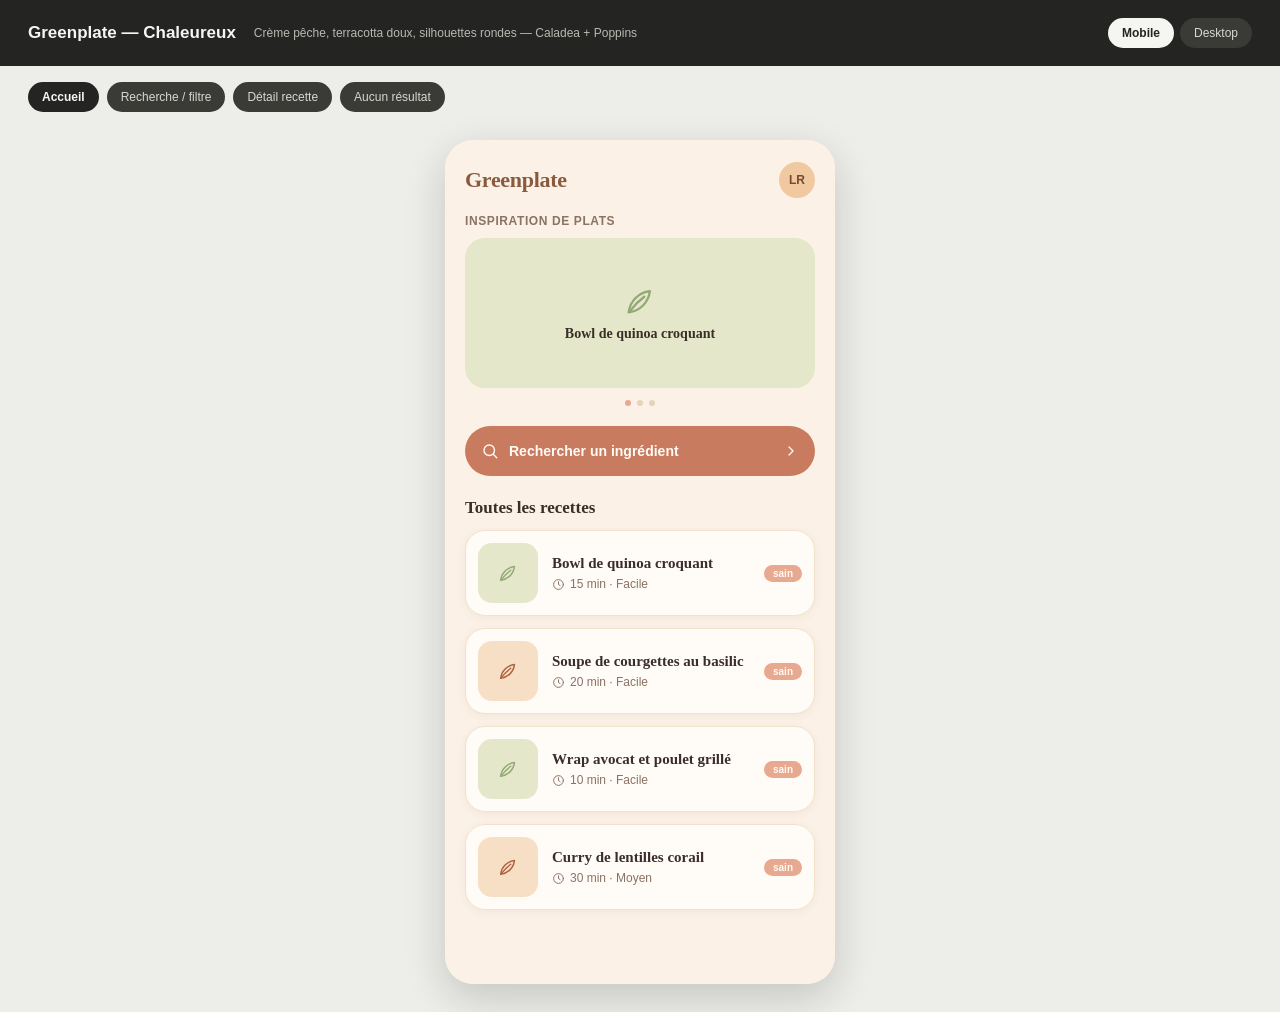
<file: design/maquette/greenplate-chaleureux.html>
<!doctype html>
<html lang="fr"><head><meta charset="utf-8">
<title>Greenplate — Chaleureux</title>
<meta name="viewport" content="width=device-width, initial-scale=1">
<style>
  * { -webkit-font-smoothing: antialiased; box-sizing: border-box; }
  body { margin:0; background:#EDEDEA; font-family:'TeX Gyre Heros',sans-serif; }
  .topbar { position:sticky; top:0; z-index:10; background:#242422; color:#F5F5F2; padding:18px 28px; display:flex; align-items:center; gap:18px; flex-wrap:wrap; }
  .topbar h1 { font-size:17px; margin:0; font-weight:700; }
  .topbar .subtitle { font-size:12px; color:#B9B9B2; }
  .device-switch { display:flex; gap:6px; margin-left:auto; }
  .device-switch button, .tab-btn { all:unset; cursor:pointer; font-family:inherit; font-size:12px; padding:8px 14px; border-radius:20px; background:#3A3A36; color:#D8D8D2; white-space:nowrap; }
  .device-switch button.active { background:#F5F5F2; color:#242422; font-weight:700; }
  .tabs { display:flex; gap:8px; padding:16px 28px 0 28px; flex-wrap:wrap; }
  .tab-btn.active { background:#242422; color:#F5F5F2; font-weight:700; }
  .stage { padding:28px; display:flex; justify-content:center; }
  .device-frame { border-radius:28px; overflow:hidden; box-shadow:0 14px 40px rgba(20,20,18,0.18); }
  .device-frame.desktop { border-radius:14px; max-width:100%; overflow-x:auto; }
  .device-group { display:flex; justify-content:center; width:100%; }
</style>
</head>
<body>
  <div class="topbar">
    <h1>Greenplate — Chaleureux</h1>
    <span class="subtitle">Crème pêche, terracotta doux, silhouettes rondes — Caladea + Poppins</span>
    <div class="device-switch">
      <button type="button" id="btn-mobile" class="active" onclick="showDevice('mobile')">Mobile</button>
      <button type="button" id="btn-desktop" onclick="showDevice('desktop')">Desktop</button>
    </div>
  </div>

  <div class="tabs" id="tabs-mobile"><button type="button" class="tab-btn" onclick="go('accueil')" data-tab="accueil">Accueil</button><button type="button" class="tab-btn" onclick="go('recherche')" data-tab="recherche">Recherche / filtre</button><button type="button" class="tab-btn" onclick="go('detail')" data-tab="detail">Détail recette</button><button type="button" class="tab-btn" onclick="go('aucun')" data-tab="aucun">Aucun résultat</button></div>
  <div class="tabs" id="tabs-desktop" style="display:none;"><button type="button" class="tab-btn" onclick="go('d-accueil')" data-tab="d-accueil">Accueil — desktop</button><button type="button" class="tab-btn" onclick="go('d-recherche')" data-tab="d-recherche">Recherche / filtre — desktop</button><button type="button" class="tab-btn" onclick="go('d-detail')" data-tab="d-detail">Détail recette — desktop</button><button type="button" class="tab-btn" onclick="go('d-aucun')" data-tab="d-aucun">Aucun résultat — desktop</button></div>

  <div class="stage">
    <div class="device-group" id="group-mobile">
      <div class="device-frame"><div class="screen" id="accueil" style="display:flex;">
    <div style="width:390px;height:844px;box-sizing:border-box;background:#FBF1E6;display:flex;flex-direction:column;overflow:hidden;font-family:'Poppins',sans-serif;">
      <div style="flex-shrink:0;padding:22px 20px 16px 20px;display:flex;align-items:center;justify-content:space-between;"><div style="font-family:'Caladea',serif;font-weight:700;font-size:22px;color:#8A5A3E;letter-spacing:-0.3px;">Greenplate</div><div style="width:36px;height:36px;border-radius:50%;background:#F0C9A0;display:flex;align-items:center;justify-content:center;font-size:12px;font-weight:700;color:#7A4A2E;font-family:'Poppins',sans-serif;flex-shrink:0;">LR</div></div>
      <div style="flex-shrink:0;padding:0 20px 16px 20px;display:flex;flex-direction:column;gap:10px;">
        <div style="font-size:12px;font-weight:600;color:#8A7264;text-transform:uppercase;letter-spacing:0.6px;">Inspiration de plats</div>
        <div style="position:relative;height:150px;border-radius:20px;background:#E4E7C9;display:flex;align-items:center;justify-content:center;overflow:hidden;">
          <div style="display:flex;flex-direction:column;align-items:center;gap:8px;color:#93A876;">
            <svg width="34" height="34" viewBox="0 0 24 24" fill="none" stroke="#93A876" stroke-width="1.6" stroke-linecap="round" stroke-linejoin="round"><path d="M4 20c8-1 14-7 15-15-8 1-14 7-15 15Z"/><path d="M5 19c3-4 6-7 10-10"/></svg>
            <div style="font-family:'Caladea',serif;font-weight:700;font-size:14px;color:#3A2E27;">Bowl de quinoa croquant</div>
          </div>
        </div>
        <div style="display:flex;gap:6px;justify-content:center;padding-top:2px;"><div style="width:6px;height:6px;border-radius:50%;background:#E7A98F;"></div><div style="width:6px;height:6px;border-radius:50%;background:#E7D3BC;"></div><div style="width:6px;height:6px;border-radius:50%;background:#E7D3BC;"></div></div>
      </div>
      <div style="flex-shrink:0;padding:4px 20px 16px 20px;">
        <button type="button" onclick="go('recherche')" aria-label="Rechercher un ingrédient, ouvre la recherche" style="all:unset;box-sizing:border-box;cursor:pointer;
          width:100%;height:50px;border-radius:25px;background:#C97B5F;display:flex;align-items:center;
          padding:0 16px;gap:10px;color:#FFFBF6;font-family:'Poppins',sans-serif;font-size:14px;font-weight:600;">
          <svg width="18" height="18" viewBox="0 0 24 24" fill="none" stroke="#FFFBF6" stroke-width="1.8" stroke-linecap="round" stroke-linejoin="round"><circle cx="11" cy="11" r="7"/><path d="m21 21-4.3-4.3"/></svg><span style="flex-grow:1;">Rechercher un ingrédient</span><svg width="16" height="16" viewBox="0 0 24 24" fill="none" stroke="#FFFBF6" stroke-width="1.8" stroke-linecap="round" stroke-linejoin="round"><path d="m9 18 6-6-6-6"/></svg>
        </button>
      </div>
      <div style="flex-shrink:0;padding:6px 20px 10px 20px;font-family:'Caladea',serif;font-weight:700;font-size:17px;color:#3A2E27;">Toutes les recettes</div>
      <div style="flex-grow:1;overflow:auto;padding:2px 20px 20px 20px;display:flex;flex-direction:column;gap:12px;">
    <button type="button" onclick="go('detail')" aria-label="Voir la recette Bowl de quinoa croquant" style="all:unset;box-sizing:border-box;cursor:pointer;
      display:flex;gap:14px;align-items:center;padding:12px;background:#FFFBF6;
      border-radius:20px;border:1px solid #F2E2CC;box-shadow:0 2px 10px rgba(122,74,46,0.06);width:100%;">
      <div style="width:60px;height:60px;flex-shrink:0;border-radius:14px;background:#E4E7C9;
        display:flex;align-items:center;justify-content:center;color:#93A876;"><svg width="22" height="22" viewBox="0 0 24 24" fill="none" stroke="#93A876" stroke-width="1.6" stroke-linecap="round" stroke-linejoin="round"><path d="M4 20c8-1 14-7 15-15-8 1-14 7-15 15Z"/><path d="M5 19c3-4 6-7 10-10"/></svg></div>
      <div style="flex-grow:1;display:flex;flex-direction:column;gap:5px;min-width:0;text-align:left;">
        <div style="font-family:'Caladea',serif;font-weight:700;font-size:15px;color:#3A2E27;">Bowl de quinoa croquant</div>
        <div style="display:flex;align-items:center;gap:5px;font-size:12px;color:#8A7264;font-family:'Poppins',sans-serif;">
          <svg width="13" height="13" viewBox="0 0 24 24" fill="none" stroke="#8A7264" stroke-width="1.8" stroke-linecap="round" stroke-linejoin="round"><circle cx="12" cy="12" r="9"/><path d="M12 7v5l3 2"/></svg> 15 min · Facile
        </div>
      </div>
      <div style="flex-shrink:0;font-size:10px;font-weight:700;background:#E7A98F;color:#FFFBF6;border-radius:12px;padding:3px 9px;font-family:'Poppins',sans-serif;">sain</div>
    </button>
    <button type="button" onclick="go('detail')" aria-label="Voir la recette Soupe de courgettes au basilic" style="all:unset;box-sizing:border-box;cursor:pointer;
      display:flex;gap:14px;align-items:center;padding:12px;background:#FFFBF6;
      border-radius:20px;border:1px solid #F2E2CC;box-shadow:0 2px 10px rgba(122,74,46,0.06);width:100%;">
      <div style="width:60px;height:60px;flex-shrink:0;border-radius:14px;background:#F6DFC4;
        display:flex;align-items:center;justify-content:center;color:#B0613F;"><svg width="22" height="22" viewBox="0 0 24 24" fill="none" stroke="#B0613F" stroke-width="1.6" stroke-linecap="round" stroke-linejoin="round"><path d="M4 20c8-1 14-7 15-15-8 1-14 7-15 15Z"/><path d="M5 19c3-4 6-7 10-10"/></svg></div>
      <div style="flex-grow:1;display:flex;flex-direction:column;gap:5px;min-width:0;text-align:left;">
        <div style="font-family:'Caladea',serif;font-weight:700;font-size:15px;color:#3A2E27;">Soupe de courgettes au basilic</div>
        <div style="display:flex;align-items:center;gap:5px;font-size:12px;color:#8A7264;font-family:'Poppins',sans-serif;">
          <svg width="13" height="13" viewBox="0 0 24 24" fill="none" stroke="#8A7264" stroke-width="1.8" stroke-linecap="round" stroke-linejoin="round"><circle cx="12" cy="12" r="9"/><path d="M12 7v5l3 2"/></svg> 20 min · Facile
        </div>
      </div>
      <div style="flex-shrink:0;font-size:10px;font-weight:700;background:#E7A98F;color:#FFFBF6;border-radius:12px;padding:3px 9px;font-family:'Poppins',sans-serif;">sain</div>
    </button>
    <button type="button" onclick="go('detail')" aria-label="Voir la recette Wrap avocat et poulet grillé" style="all:unset;box-sizing:border-box;cursor:pointer;
      display:flex;gap:14px;align-items:center;padding:12px;background:#FFFBF6;
      border-radius:20px;border:1px solid #F2E2CC;box-shadow:0 2px 10px rgba(122,74,46,0.06);width:100%;">
      <div style="width:60px;height:60px;flex-shrink:0;border-radius:14px;background:#E4E7C9;
        display:flex;align-items:center;justify-content:center;color:#93A876;"><svg width="22" height="22" viewBox="0 0 24 24" fill="none" stroke="#93A876" stroke-width="1.6" stroke-linecap="round" stroke-linejoin="round"><path d="M4 20c8-1 14-7 15-15-8 1-14 7-15 15Z"/><path d="M5 19c3-4 6-7 10-10"/></svg></div>
      <div style="flex-grow:1;display:flex;flex-direction:column;gap:5px;min-width:0;text-align:left;">
        <div style="font-family:'Caladea',serif;font-weight:700;font-size:15px;color:#3A2E27;">Wrap avocat et poulet grillé</div>
        <div style="display:flex;align-items:center;gap:5px;font-size:12px;color:#8A7264;font-family:'Poppins',sans-serif;">
          <svg width="13" height="13" viewBox="0 0 24 24" fill="none" stroke="#8A7264" stroke-width="1.8" stroke-linecap="round" stroke-linejoin="round"><circle cx="12" cy="12" r="9"/><path d="M12 7v5l3 2"/></svg> 10 min · Facile
        </div>
      </div>
      <div style="flex-shrink:0;font-size:10px;font-weight:700;background:#E7A98F;color:#FFFBF6;border-radius:12px;padding:3px 9px;font-family:'Poppins',sans-serif;">sain</div>
    </button>
    <button type="button" onclick="go('detail')" aria-label="Voir la recette Curry de lentilles corail" style="all:unset;box-sizing:border-box;cursor:pointer;
      display:flex;gap:14px;align-items:center;padding:12px;background:#FFFBF6;
      border-radius:20px;border:1px solid #F2E2CC;box-shadow:0 2px 10px rgba(122,74,46,0.06);width:100%;">
      <div style="width:60px;height:60px;flex-shrink:0;border-radius:14px;background:#F6DFC4;
        display:flex;align-items:center;justify-content:center;color:#B0613F;"><svg width="22" height="22" viewBox="0 0 24 24" fill="none" stroke="#B0613F" stroke-width="1.6" stroke-linecap="round" stroke-linejoin="round"><path d="M4 20c8-1 14-7 15-15-8 1-14 7-15 15Z"/><path d="M5 19c3-4 6-7 10-10"/></svg></div>
      <div style="flex-grow:1;display:flex;flex-direction:column;gap:5px;min-width:0;text-align:left;">
        <div style="font-family:'Caladea',serif;font-weight:700;font-size:15px;color:#3A2E27;">Curry de lentilles corail</div>
        <div style="display:flex;align-items:center;gap:5px;font-size:12px;color:#8A7264;font-family:'Poppins',sans-serif;">
          <svg width="13" height="13" viewBox="0 0 24 24" fill="none" stroke="#8A7264" stroke-width="1.8" stroke-linecap="round" stroke-linejoin="round"><circle cx="12" cy="12" r="9"/><path d="M12 7v5l3 2"/></svg> 30 min · Moyen
        </div>
      </div>
      <div style="flex-shrink:0;font-size:10px;font-weight:700;background:#E7A98F;color:#FFFBF6;border-radius:12px;padding:3px 9px;font-family:'Poppins',sans-serif;">sain</div>
    </button></div>
    </div></div><div class="screen" id="recherche" style="display:none;">
    <div style="width:390px;height:844px;box-sizing:border-box;background:#FBF1E6;display:flex;flex-direction:column;overflow:hidden;font-family:'Poppins',sans-serif;">
      <div style="flex-shrink:0;padding:22px 20px 16px 20px;display:flex;align-items:center;justify-content:space-between;"><button type="button" onclick="go('accueil')" style="all:unset;box-sizing:border-box;cursor:pointer;display:flex;align-items:center;gap:10px;">
      <span style="width:32px;height:32px;border-radius:9px;border:1px solid #EAD3B8;display:flex;align-items:center;justify-content:center;color:#3A2E27;"><svg width="16" height="16" viewBox="0 0 24 24" fill="none" stroke="#3A2E27" stroke-width="1.8" stroke-linecap="round" stroke-linejoin="round"><path d="M19 12H5"/><path d="m11 18-6-6 6-6"/></svg></span>
      <span style="font-size:13px;color:#8A7264;font-family:'Poppins',sans-serif;">Retour</span>
    </button></div>
      <div style="flex-shrink:0;padding:0 20px 14px 20px;font-family:'Caladea',serif;font-weight:700;font-size:18px;color:#3A2E27;">Recherche par ingrédient</div>
      <div style="flex-shrink:0;padding:0 20px 14px 20px;"><div style="position:relative;">
      <label for="s-rec" style="position:absolute;width:1px;height:1px;padding:0;margin:-1px;overflow:hidden;clip:rect(0,0,0,0);white-space:nowrap;border:0;">Rechercher un ingrédient</label>
      <span style="position:absolute;left:14px;top:50%;transform:translateY(-50%);color:#93A876;display:flex;"><svg width="18" height="18" viewBox="0 0 24 24" fill="none" stroke="#93A876" stroke-width="1.8" stroke-linecap="round" stroke-linejoin="round"><circle cx="11" cy="11" r="7"/><path d="m21 21-4.3-4.3"/></svg></span>
      <input id="s-rec" type="search" placeholder="Rechercher un ingrédient…" style="width:100%;box-sizing:border-box;
        height:46px;border:2px solid #93A876;border-radius:25px;padding:0 14px 0 42px;font-size:14px;
        font-family:'Poppins',sans-serif;background:#FFFBF6;color:#3A2E27;">
    </div></div>
      <div style="flex-shrink:0;padding:0 20px 16px 20px;display:flex;flex-wrap:wrap;gap:8px;"><div style="border:1px solid #93A876;background:#E4E7C9;color:#3A2E27;border-radius:20px;padding:6px 13px;font-size:12px;font-family:'Poppins',sans-serif;white-space:nowrap;">Courgette</div> <div style="border:1px solid #EAD3B8;background:transparent;color:#8A7264;border-radius:20px;padding:6px 13px;font-size:12px;font-family:'Poppins',sans-serif;white-space:nowrap;">Riz</div> <div style="border:1px solid #EAD3B8;background:transparent;color:#8A7264;border-radius:20px;padding:6px 13px;font-size:12px;font-family:'Poppins',sans-serif;white-space:nowrap;">Poulet</div> <div style="border:1px solid #EAD3B8;background:transparent;color:#8A7264;border-radius:20px;padding:6px 13px;font-size:12px;font-family:'Poppins',sans-serif;white-space:nowrap;">Avocat</div> <div style="border:1px solid #EAD3B8;background:transparent;color:#8A7264;border-radius:20px;padding:6px 13px;font-size:12px;font-family:'Poppins',sans-serif;white-space:nowrap;">Œufs</div> <div style="border:1px solid #EAD3B8;background:transparent;color:#8A7264;border-radius:20px;padding:6px 13px;font-size:12px;font-family:'Poppins',sans-serif;white-space:nowrap;">Quinoa</div></div>
      <div style="flex-shrink:0;padding:0 20px 10px 20px;">
        <div style="height:44px;border:1px solid #EAD3B8;border-radius:25px;display:flex;align-items:center;justify-content:space-between;padding:0 14px;color:#8A7264;font-size:13px;">
          <span>Catégorie</span><svg width="16" height="16" viewBox="0 0 24 24" fill="none" stroke="#8A7264" stroke-width="1.8" stroke-linecap="round" stroke-linejoin="round"><path d="m9 18 6-6-6-6"/></svg>
        </div>
      </div>
      <div style="flex-shrink:0;padding:0 20px 10px 20px;font-size:12px;font-weight:600;color:#8A7264;text-transform:uppercase;letter-spacing:0.6px;">Durée de préparation</div>
      <div style="flex-shrink:0;padding:0 20px 16px 20px;display:flex;flex-wrap:wrap;gap:8px;"><div style="border:1px solid #EAD3B8;background:transparent;color:#8A7264;border-radius:20px;padding:6px 13px;font-size:12px;font-family:'Poppins',sans-serif;white-space:nowrap;">10 min</div> <div style="border:1px solid #93A876;background:#E4E7C9;color:#3A2E27;border-radius:20px;padding:6px 13px;font-size:12px;font-family:'Poppins',sans-serif;white-space:nowrap;">15 min</div> <div style="border:1px solid #EAD3B8;background:transparent;color:#8A7264;border-radius:20px;padding:6px 13px;font-size:12px;font-family:'Poppins',sans-serif;white-space:nowrap;">30 min</div> <div style="border:1px solid #EAD3B8;background:transparent;color:#8A7264;border-radius:20px;padding:6px 13px;font-size:12px;font-family:'Poppins',sans-serif;white-space:nowrap;">45 min</div></div>
      <div style="flex-shrink:0;padding:0 20px 10px 20px;">
        <button type="button" style="all:unset;box-sizing:border-box;cursor:pointer;width:100%;height:48px;border-radius:25px;
          background:#C97B5F;color:#FFFBF6;display:flex;align-items:center;justify-content:center;
          font-family:'Poppins',sans-serif;font-size:14px;font-weight:700;">Filtrer</button>
      </div>
      <div style="flex-shrink:0;padding:0 20px 8px 20px;text-align:right;">
        <button type="button" onclick="go('aucun')" style="all:unset;box-sizing:border-box;cursor:pointer;font-size:12px;color:#8A7264;text-decoration:underline;">Démo : simuler aucun résultat</button>
      </div>
      <div style="flex-shrink:0;height:1px;background:#F2E2CC;margin:0 20px;"></div>
      <div style="flex-shrink:0;padding:14px 20px 8px 20px;font-size:13px;color:#8A7264;">3 recettes trouvées avec « courgette »</div>
      <div style="flex-grow:1;overflow:auto;padding:2px 20px 20px 20px;display:flex;flex-direction:column;gap:12px;">
    <button type="button" onclick="go('detail')" aria-label="Voir la recette Soupe de courgettes au basilic" style="all:unset;box-sizing:border-box;cursor:pointer;
      display:flex;gap:14px;align-items:center;padding:12px;background:#FFFBF6;
      border-radius:20px;border:1px solid #F2E2CC;box-shadow:0 2px 10px rgba(122,74,46,0.06);width:100%;">
      <div style="width:60px;height:60px;flex-shrink:0;border-radius:14px;background:#E4E7C9;
        display:flex;align-items:center;justify-content:center;color:#93A876;"><svg width="22" height="22" viewBox="0 0 24 24" fill="none" stroke="#93A876" stroke-width="1.6" stroke-linecap="round" stroke-linejoin="round"><path d="M4 20c8-1 14-7 15-15-8 1-14 7-15 15Z"/><path d="M5 19c3-4 6-7 10-10"/></svg></div>
      <div style="flex-grow:1;display:flex;flex-direction:column;gap:5px;min-width:0;text-align:left;">
        <div style="font-family:'Caladea',serif;font-weight:700;font-size:15px;color:#3A2E27;">Soupe de courgettes au basilic</div>
        <div style="display:flex;align-items:center;gap:5px;font-size:12px;color:#8A7264;font-family:'Poppins',sans-serif;">
          <svg width="13" height="13" viewBox="0 0 24 24" fill="none" stroke="#8A7264" stroke-width="1.8" stroke-linecap="round" stroke-linejoin="round"><circle cx="12" cy="12" r="9"/><path d="M12 7v5l3 2"/></svg> 20 min · Facile
        </div>
      </div>
      <div style="flex-shrink:0;font-size:10px;font-weight:700;background:#E7A98F;color:#FFFBF6;border-radius:12px;padding:3px 9px;font-family:'Poppins',sans-serif;">sain</div>
    </button>
    <button type="button" onclick="go('detail')" aria-label="Voir la recette Gratin léger de courgettes" style="all:unset;box-sizing:border-box;cursor:pointer;
      display:flex;gap:14px;align-items:center;padding:12px;background:#FFFBF6;
      border-radius:20px;border:1px solid #F2E2CC;box-shadow:0 2px 10px rgba(122,74,46,0.06);width:100%;">
      <div style="width:60px;height:60px;flex-shrink:0;border-radius:14px;background:#F6DFC4;
        display:flex;align-items:center;justify-content:center;color:#B0613F;"><svg width="22" height="22" viewBox="0 0 24 24" fill="none" stroke="#B0613F" stroke-width="1.6" stroke-linecap="round" stroke-linejoin="round"><path d="M4 20c8-1 14-7 15-15-8 1-14 7-15 15Z"/><path d="M5 19c3-4 6-7 10-10"/></svg></div>
      <div style="flex-grow:1;display:flex;flex-direction:column;gap:5px;min-width:0;text-align:left;">
        <div style="font-family:'Caladea',serif;font-weight:700;font-size:15px;color:#3A2E27;">Gratin léger de courgettes</div>
        <div style="display:flex;align-items:center;gap:5px;font-size:12px;color:#8A7264;font-family:'Poppins',sans-serif;">
          <svg width="13" height="13" viewBox="0 0 24 24" fill="none" stroke="#8A7264" stroke-width="1.8" stroke-linecap="round" stroke-linejoin="round"><circle cx="12" cy="12" r="9"/><path d="M12 7v5l3 2"/></svg> 30 min · Moyen
        </div>
      </div>
      <div style="flex-shrink:0;font-size:10px;font-weight:700;background:#E7A98F;color:#FFFBF6;border-radius:12px;padding:3px 9px;font-family:'Poppins',sans-serif;">sain</div>
    </button>
    <button type="button" onclick="go('detail')" aria-label="Voir la recette Poêlée de courgettes et riz" style="all:unset;box-sizing:border-box;cursor:pointer;
      display:flex;gap:14px;align-items:center;padding:12px;background:#FFFBF6;
      border-radius:20px;border:1px solid #F2E2CC;box-shadow:0 2px 10px rgba(122,74,46,0.06);width:100%;">
      <div style="width:60px;height:60px;flex-shrink:0;border-radius:14px;background:#E4E7C9;
        display:flex;align-items:center;justify-content:center;color:#93A876;"><svg width="22" height="22" viewBox="0 0 24 24" fill="none" stroke="#93A876" stroke-width="1.6" stroke-linecap="round" stroke-linejoin="round"><path d="M4 20c8-1 14-7 15-15-8 1-14 7-15 15Z"/><path d="M5 19c3-4 6-7 10-10"/></svg></div>
      <div style="flex-grow:1;display:flex;flex-direction:column;gap:5px;min-width:0;text-align:left;">
        <div style="font-family:'Caladea',serif;font-weight:700;font-size:15px;color:#3A2E27;">Poêlée de courgettes et riz</div>
        <div style="display:flex;align-items:center;gap:5px;font-size:12px;color:#8A7264;font-family:'Poppins',sans-serif;">
          <svg width="13" height="13" viewBox="0 0 24 24" fill="none" stroke="#8A7264" stroke-width="1.8" stroke-linecap="round" stroke-linejoin="round"><circle cx="12" cy="12" r="9"/><path d="M12 7v5l3 2"/></svg> 18 min · Facile
        </div>
      </div>
      <div style="flex-shrink:0;font-size:10px;font-weight:700;background:#E7A98F;color:#FFFBF6;border-radius:12px;padding:3px 9px;font-family:'Poppins',sans-serif;">sain</div>
    </button></div>
    </div></div><div class="screen" id="detail" style="display:none;">
    <div style="width:390px;height:844px;box-sizing:border-box;background:#FBF1E6;display:flex;flex-direction:column;overflow:hidden;font-family:'Poppins',sans-serif;">
      <div style="flex-shrink:0;padding:22px 20px 16px 20px;display:flex;align-items:center;justify-content:space-between;"><button type="button" onclick="go('accueil')" style="all:unset;box-sizing:border-box;cursor:pointer;display:flex;align-items:center;gap:10px;">
      <span style="width:32px;height:32px;border-radius:9px;border:1px solid #EAD3B8;display:flex;align-items:center;justify-content:center;color:#3A2E27;"><svg width="16" height="16" viewBox="0 0 24 24" fill="none" stroke="#3A2E27" stroke-width="1.8" stroke-linecap="round" stroke-linejoin="round"><path d="M19 12H5"/><path d="m11 18-6-6 6-6"/></svg></span>
      <span style="font-size:13px;color:#8A7264;font-family:'Poppins',sans-serif;">Retour</span>
    </button></div>
      <div style="flex-grow:1;overflow:auto;padding:0 20px 20px 20px;display:flex;flex-direction:column;gap:16px;">
        <div style="width:100%;height:190px;border-radius:20px;background:#E4E7C9;display:flex;align-items:center;justify-content:center;color:#93A876;"><svg width="44" height="44" viewBox="0 0 24 24" fill="none" stroke="#93A876" stroke-width="1.6" stroke-linecap="round" stroke-linejoin="round"><path d="M4 20c8-1 14-7 15-15-8 1-14 7-15 15Z"/><path d="M5 19c3-4 6-7 10-10"/></svg></div>
        <div style="font-family:'Caladea',serif;font-weight:700;font-size:22px;color:#3A2E27;line-height:1.25;">Soupe de courgettes au basilic</div>
        <div style="display:flex;gap:8px;flex-wrap:wrap;">
      <div style="border:1px solid #EAD3B8;border-radius:20px;padding:5px 12px;font-size:12px;color:#8A7264;display:flex;align-items:center;gap:5px;"><svg width="13" height="13" viewBox="0 0 24 24" fill="none" stroke="#8A7264" stroke-width="1.8" stroke-linecap="round" stroke-linejoin="round"><circle cx="12" cy="12" r="9"/><path d="M12 7v5l3 2"/></svg> 20 min</div>
      <div style="border:1px solid #EAD3B8;border-radius:20px;padding:5px 12px;font-size:12px;color:#8A7264;">Difficulté : Facile</div>
      <div style="flex-shrink:0;font-size:11px;font-weight:700;background:#E7A98F;color:#FFFBF6;border-radius:12px;padding:4px 10px;font-family:'Poppins',sans-serif;">sain</div>
    </div>
        <div style="height:1px;background:#F2E2CC;"></div>
        <div style="display:flex;flex-direction:column;gap:10px;">
          <div style="font-size:14px;font-weight:700;text-transform:uppercase;letter-spacing:0.6px;color:#3A2E27;font-family:'Poppins',sans-serif;">Ingrédients</div>
          <div><div style="margin-bottom:9px;"><div style="display:flex;align-items:center;gap:10px;">
      <div style="width:18px;height:18px;border-radius:5px;border:1.5px solid #93A876;display:flex;align-items:center;justify-content:center;color:#93A876;"><svg width="11" height="11" viewBox="0 0 24 24" fill="none" stroke="#93A876" stroke-width="2.2" stroke-linecap="round" stroke-linejoin="round"><path d="M20 6 9 17l-5-5"/></svg></div>
      <div style="font-size:14px;color:#3A2E27;font-family:'Poppins',sans-serif;">500 g de courgettes</div>
    </div></div><div style="margin-bottom:9px;"><div style="display:flex;align-items:center;gap:10px;">
      <div style="width:18px;height:18px;border-radius:5px;border:1.5px solid #93A876;display:flex;align-items:center;justify-content:center;color:#93A876;"><svg width="11" height="11" viewBox="0 0 24 24" fill="none" stroke="#93A876" stroke-width="2.2" stroke-linecap="round" stroke-linejoin="round"><path d="M20 6 9 17l-5-5"/></svg></div>
      <div style="font-size:14px;color:#3A2E27;font-family:'Poppins',sans-serif;">1 oignon</div>
    </div></div><div style="margin-bottom:9px;"><div style="display:flex;align-items:center;gap:10px;">
      <div style="width:18px;height:18px;border-radius:5px;border:1.5px solid #93A876;display:flex;align-items:center;justify-content:center;color:#93A876;"><svg width="11" height="11" viewBox="0 0 24 24" fill="none" stroke="#93A876" stroke-width="2.2" stroke-linecap="round" stroke-linejoin="round"><path d="M20 6 9 17l-5-5"/></svg></div>
      <div style="font-size:14px;color:#3A2E27;font-family:'Poppins',sans-serif;">1 litre de bouillon de légumes</div>
    </div></div><div style="margin-bottom:9px;"><div style="display:flex;align-items:center;gap:10px;">
      <div style="width:18px;height:18px;border-radius:5px;border:1.5px solid #93A876;display:flex;align-items:center;justify-content:center;color:#93A876;"><svg width="11" height="11" viewBox="0 0 24 24" fill="none" stroke="#93A876" stroke-width="2.2" stroke-linecap="round" stroke-linejoin="round"><path d="M20 6 9 17l-5-5"/></svg></div>
      <div style="font-size:14px;color:#3A2E27;font-family:'Poppins',sans-serif;">Épices au choix</div>
    </div></div></div>
        </div>
        <div style="display:flex;flex-direction:column;gap:10px;">
          <div style="font-size:14px;font-weight:700;text-transform:uppercase;letter-spacing:0.6px;color:#3A2E27;font-family:'Poppins',sans-serif;">Étapes</div>
          <div><div style="margin-bottom:13px;"><div style="display:flex;gap:12px;">
      <div style="width:24px;height:24px;flex-shrink:0;border-radius:50%;background:#93A876;color:#FFFFFF;display:flex;align-items:center;justify-content:center;font-size:12px;font-weight:700;font-family:'Poppins',sans-serif;">1</div>
      <div style="font-size:14px;line-height:1.5;color:#3A2E27;font-family:'Poppins',sans-serif;">Éplucher et couper les courgettes et l'oignon</div>
    </div></div><div style="margin-bottom:13px;"><div style="display:flex;gap:12px;">
      <div style="width:24px;height:24px;flex-shrink:0;border-radius:50%;background:#93A876;color:#FFFFFF;display:flex;align-items:center;justify-content:center;font-size:12px;font-weight:700;font-family:'Poppins',sans-serif;">2</div>
      <div style="font-size:14px;line-height:1.5;color:#3A2E27;font-family:'Poppins',sans-serif;">Faire revenir l'oignon quelques minutes</div>
    </div></div><div style="margin-bottom:13px;"><div style="display:flex;gap:12px;">
      <div style="width:24px;height:24px;flex-shrink:0;border-radius:50%;background:#93A876;color:#FFFFFF;display:flex;align-items:center;justify-content:center;font-size:12px;font-weight:700;font-family:'Poppins',sans-serif;">3</div>
      <div style="font-size:14px;line-height:1.5;color:#3A2E27;font-family:'Poppins',sans-serif;">Ajouter les courgettes et le bouillon, laisser mijoter 15 min</div>
    </div></div><div style="margin-bottom:13px;"><div style="display:flex;gap:12px;">
      <div style="width:24px;height:24px;flex-shrink:0;border-radius:50%;background:#93A876;color:#FFFFFF;display:flex;align-items:center;justify-content:center;font-size:12px;font-weight:700;font-family:'Poppins',sans-serif;">4</div>
      <div style="font-size:14px;line-height:1.5;color:#3A2E27;font-family:'Poppins',sans-serif;">Mixer et assaisonner selon le goût</div>
    </div></div></div>
        </div>
      </div>
    </div></div><div class="screen" id="aucun" style="display:none;">
    <div style="width:390px;height:844px;box-sizing:border-box;background:#FBF1E6;display:flex;flex-direction:column;overflow:hidden;font-family:'Poppins',sans-serif;">
      <div style="flex-shrink:0;padding:22px 20px 16px 20px;display:flex;align-items:center;justify-content:space-between;"><button type="button" onclick="go('recherche')" style="all:unset;box-sizing:border-box;cursor:pointer;display:flex;align-items:center;gap:10px;">
      <span style="width:32px;height:32px;border-radius:9px;border:1px solid #EAD3B8;display:flex;align-items:center;justify-content:center;color:#3A2E27;"><svg width="16" height="16" viewBox="0 0 24 24" fill="none" stroke="#3A2E27" stroke-width="1.8" stroke-linecap="round" stroke-linejoin="round"><path d="M19 12H5"/><path d="m11 18-6-6 6-6"/></svg></span>
      <span style="font-size:13px;color:#8A7264;font-family:'Poppins',sans-serif;">Recherche</span>
    </button></div>
      <div style="flex-shrink:0;padding:0 20px 0 20px;font-size:13px;color:#8A7264;">Recherche : « artichaut »</div>
      <div style="flex-grow:1;display:flex;flex-direction:column;align-items:center;justify-content:center;gap:16px;padding:32px;text-align:center;">
        <div style="width:84px;height:84px;border-radius:50%;background:#F6DFC4;display:flex;align-items:center;justify-content:center;color:#B0613F;"><svg width="36" height="36" viewBox="0 0 24 24" fill="none" stroke="#B0613F" stroke-width="1.6" stroke-linecap="round" stroke-linejoin="round"><circle cx="10" cy="10" r="7"/><path d="m21 21-4.35-4.35"/><path d="M7.5 10h5"/></svg></div>
        <div style="font-family:'Caladea',serif;font-weight:700;font-size:18px;color:#3A2E27;">Aucune recette trouvée</div>
        <div style="font-size:13px;color:#8A7264;line-height:1.5;max-width:260px;">Essaie une autre recherche ou explore toutes les recettes disponibles.</div>
        <button type="button" onclick="go('accueil')" style="all:unset;box-sizing:border-box;cursor:pointer;margin-top:6px;border-radius:25px;
          padding:12px 22px;background:#C97B5F;color:#FFFBF6;font-family:'Poppins',sans-serif;font-size:14px;font-weight:700;">Voir toutes les recettes</button>
      </div>
    </div></div></div>
    </div>
    <div class="device-group" id="group-desktop" style="display:none;">
      <div class="device-frame desktop"><div class="screen" id="d-accueil" style="display:flex;">
    <div style="width:1440px;height:900px;box-sizing:border-box;background:#FBF1E6;display:flex;flex-direction:column;overflow:hidden;font-family:'Poppins',sans-serif;">
      <div style="flex-shrink:0;height:78px;padding:0 44px;display:flex;align-items:center;gap:24px;border-bottom:1px solid #F2E2CC;">
      <div style="font-family:'Caladea',serif;font-weight:700;font-size:24px;color:#8A5A3E;letter-spacing:-0.3px;">Greenplate</div><button type="button" onclick="go('d-recherche')" aria-label="Rechercher un ingrédient, ouvre la recherche" style="all:unset;box-sizing:border-box;cursor:pointer;
          width:420px;height:44px;border:1px solid #EAD3B8;border-radius:25px;display:flex;align-items:center;
          padding:0 14px;gap:8px;color:#8A7264;font-family:'Poppins',sans-serif;font-size:14px;background:#FFFBF6;">
          <svg width="18" height="18" viewBox="0 0 24 24" fill="none" stroke="#8A7264" stroke-width="1.8" stroke-linecap="round" stroke-linejoin="round"><circle cx="11" cy="11" r="7"/><path d="m21 21-4.3-4.3"/></svg><span>Rechercher un ingrédient…</span>
        </button><div style="flex-grow:1;"></div><div style="width:38px;height:38px;border-radius:50%;background:#F0C9A0;display:flex;align-items:center;justify-content:center;font-size:13px;font-weight:700;color:#7A4A2E;font-family:'Poppins',sans-serif;flex-shrink:0;">LR</div>
    </div>
      <div style="flex-grow:1;overflow:auto;padding:36px 48px 48px 48px;display:flex;flex-direction:column;gap:26px;">
        <div style="font-family:'Caladea',serif;font-weight:700;font-size:26px;color:#3A2E27;">Quelles envies aujourd'hui ?</div>
        <div style="display:grid;grid-template-columns:repeat(4,minmax(0,1fr));gap:24px;">
    <button type="button" onclick="go('d-detail')" aria-label="Voir la recette Bowl de quinoa croquant" style="all:unset;box-sizing:border-box;cursor:pointer;
      display:flex;flex-direction:column;background:#FFFBF6;border-radius:20px;
      border:1px solid #F2E2CC;box-shadow:0 2px 10px rgba(122,74,46,0.06);overflow:hidden;">
      <div style="height:128px;background:#E4E7C9;display:flex;align-items:center;justify-content:center;color:#93A876;"><svg width="34" height="34" viewBox="0 0 24 24" fill="none" stroke="#93A876" stroke-width="1.6" stroke-linecap="round" stroke-linejoin="round"><path d="M4 20c8-1 14-7 15-15-8 1-14 7-15 15Z"/><path d="M5 19c3-4 6-7 10-10"/></svg></div>
      <div style="height:1px;background:#F2E2CC;"></div>
      <div style="padding:14px 16px;display:flex;flex-direction:column;gap:6px;">
        <div style="font-family:'Caladea',serif;font-weight:700;font-size:15px;color:#3A2E27;">Bowl de quinoa croquant</div>
        <div style="display:flex;align-items:center;gap:12px;">
          <div style="display:flex;align-items:center;gap:5px;font-size:12px;color:#8A7264;font-family:'Poppins',sans-serif;"><svg width="13" height="13" viewBox="0 0 24 24" fill="none" stroke="#8A7264" stroke-width="1.8" stroke-linecap="round" stroke-linejoin="round"><circle cx="12" cy="12" r="9"/><path d="M12 7v5l3 2"/></svg> 15 min · Facile</div>
          <div style="flex-shrink:0;font-size:10px;font-weight:700;background:#E7A98F;color:#FFFBF6;border-radius:12px;padding:3px 9px;font-family:'Poppins',sans-serif;">sain</div>
        </div>
      </div>
    </button>
    <button type="button" onclick="go('d-detail')" aria-label="Voir la recette Soupe de courgettes au basilic" style="all:unset;box-sizing:border-box;cursor:pointer;
      display:flex;flex-direction:column;background:#FFFBF6;border-radius:20px;
      border:1px solid #F2E2CC;box-shadow:0 2px 10px rgba(122,74,46,0.06);overflow:hidden;">
      <div style="height:128px;background:#F6DFC4;display:flex;align-items:center;justify-content:center;color:#B0613F;"><svg width="34" height="34" viewBox="0 0 24 24" fill="none" stroke="#B0613F" stroke-width="1.6" stroke-linecap="round" stroke-linejoin="round"><path d="M4 20c8-1 14-7 15-15-8 1-14 7-15 15Z"/><path d="M5 19c3-4 6-7 10-10"/></svg></div>
      <div style="height:1px;background:#F2E2CC;"></div>
      <div style="padding:14px 16px;display:flex;flex-direction:column;gap:6px;">
        <div style="font-family:'Caladea',serif;font-weight:700;font-size:15px;color:#3A2E27;">Soupe de courgettes au basilic</div>
        <div style="display:flex;align-items:center;gap:12px;">
          <div style="display:flex;align-items:center;gap:5px;font-size:12px;color:#8A7264;font-family:'Poppins',sans-serif;"><svg width="13" height="13" viewBox="0 0 24 24" fill="none" stroke="#8A7264" stroke-width="1.8" stroke-linecap="round" stroke-linejoin="round"><circle cx="12" cy="12" r="9"/><path d="M12 7v5l3 2"/></svg> 20 min · Facile</div>
          <div style="flex-shrink:0;font-size:10px;font-weight:700;background:#E7A98F;color:#FFFBF6;border-radius:12px;padding:3px 9px;font-family:'Poppins',sans-serif;">sain</div>
        </div>
      </div>
    </button>
    <button type="button" onclick="go('d-detail')" aria-label="Voir la recette Wrap avocat et poulet grillé" style="all:unset;box-sizing:border-box;cursor:pointer;
      display:flex;flex-direction:column;background:#FFFBF6;border-radius:20px;
      border:1px solid #F2E2CC;box-shadow:0 2px 10px rgba(122,74,46,0.06);overflow:hidden;">
      <div style="height:128px;background:#E4E7C9;display:flex;align-items:center;justify-content:center;color:#93A876;"><svg width="34" height="34" viewBox="0 0 24 24" fill="none" stroke="#93A876" stroke-width="1.6" stroke-linecap="round" stroke-linejoin="round"><path d="M4 20c8-1 14-7 15-15-8 1-14 7-15 15Z"/><path d="M5 19c3-4 6-7 10-10"/></svg></div>
      <div style="height:1px;background:#F2E2CC;"></div>
      <div style="padding:14px 16px;display:flex;flex-direction:column;gap:6px;">
        <div style="font-family:'Caladea',serif;font-weight:700;font-size:15px;color:#3A2E27;">Wrap avocat et poulet grillé</div>
        <div style="display:flex;align-items:center;gap:12px;">
          <div style="display:flex;align-items:center;gap:5px;font-size:12px;color:#8A7264;font-family:'Poppins',sans-serif;"><svg width="13" height="13" viewBox="0 0 24 24" fill="none" stroke="#8A7264" stroke-width="1.8" stroke-linecap="round" stroke-linejoin="round"><circle cx="12" cy="12" r="9"/><path d="M12 7v5l3 2"/></svg> 10 min · Facile</div>
          <div style="flex-shrink:0;font-size:10px;font-weight:700;background:#E7A98F;color:#FFFBF6;border-radius:12px;padding:3px 9px;font-family:'Poppins',sans-serif;">sain</div>
        </div>
      </div>
    </button>
    <button type="button" onclick="go('d-detail')" aria-label="Voir la recette Curry de lentilles corail" style="all:unset;box-sizing:border-box;cursor:pointer;
      display:flex;flex-direction:column;background:#FFFBF6;border-radius:20px;
      border:1px solid #F2E2CC;box-shadow:0 2px 10px rgba(122,74,46,0.06);overflow:hidden;">
      <div style="height:128px;background:#E4E7C9;display:flex;align-items:center;justify-content:center;color:#93A876;"><svg width="34" height="34" viewBox="0 0 24 24" fill="none" stroke="#93A876" stroke-width="1.6" stroke-linecap="round" stroke-linejoin="round"><path d="M4 20c8-1 14-7 15-15-8 1-14 7-15 15Z"/><path d="M5 19c3-4 6-7 10-10"/></svg></div>
      <div style="height:1px;background:#F2E2CC;"></div>
      <div style="padding:14px 16px;display:flex;flex-direction:column;gap:6px;">
        <div style="font-family:'Caladea',serif;font-weight:700;font-size:15px;color:#3A2E27;">Curry de lentilles corail</div>
        <div style="display:flex;align-items:center;gap:12px;">
          <div style="display:flex;align-items:center;gap:5px;font-size:12px;color:#8A7264;font-family:'Poppins',sans-serif;"><svg width="13" height="13" viewBox="0 0 24 24" fill="none" stroke="#8A7264" stroke-width="1.8" stroke-linecap="round" stroke-linejoin="round"><circle cx="12" cy="12" r="9"/><path d="M12 7v5l3 2"/></svg> 30 min · Moyen</div>
          <div style="flex-shrink:0;font-size:10px;font-weight:700;background:#E7A98F;color:#FFFBF6;border-radius:12px;padding:3px 9px;font-family:'Poppins',sans-serif;">sain</div>
        </div>
      </div>
    </button>
    <button type="button" onclick="go('d-detail')" aria-label="Voir la recette Salade de riz complet aux herbes" style="all:unset;box-sizing:border-box;cursor:pointer;
      display:flex;flex-direction:column;background:#FFFBF6;border-radius:20px;
      border:1px solid #F2E2CC;box-shadow:0 2px 10px rgba(122,74,46,0.06);overflow:hidden;">
      <div style="height:128px;background:#F6DFC4;display:flex;align-items:center;justify-content:center;color:#B0613F;"><svg width="34" height="34" viewBox="0 0 24 24" fill="none" stroke="#B0613F" stroke-width="1.6" stroke-linecap="round" stroke-linejoin="round"><path d="M4 20c8-1 14-7 15-15-8 1-14 7-15 15Z"/><path d="M5 19c3-4 6-7 10-10"/></svg></div>
      <div style="height:1px;background:#F2E2CC;"></div>
      <div style="padding:14px 16px;display:flex;flex-direction:column;gap:6px;">
        <div style="font-family:'Caladea',serif;font-weight:700;font-size:15px;color:#3A2E27;">Salade de riz complet aux herbes</div>
        <div style="display:flex;align-items:center;gap:12px;">
          <div style="display:flex;align-items:center;gap:5px;font-size:12px;color:#8A7264;font-family:'Poppins',sans-serif;"><svg width="13" height="13" viewBox="0 0 24 24" fill="none" stroke="#8A7264" stroke-width="1.8" stroke-linecap="round" stroke-linejoin="round"><circle cx="12" cy="12" r="9"/><path d="M12 7v5l3 2"/></svg> 18 min · Facile</div>
          <div style="flex-shrink:0;font-size:10px;font-weight:700;background:#E7A98F;color:#FFFBF6;border-radius:12px;padding:3px 9px;font-family:'Poppins',sans-serif;">sain</div>
        </div>
      </div>
    </button>
    <button type="button" onclick="go('d-detail')" aria-label="Voir la recette Galettes de courgette légères" style="all:unset;box-sizing:border-box;cursor:pointer;
      display:flex;flex-direction:column;background:#FFFBF6;border-radius:20px;
      border:1px solid #F2E2CC;box-shadow:0 2px 10px rgba(122,74,46,0.06);overflow:hidden;">
      <div style="height:128px;background:#E4E7C9;display:flex;align-items:center;justify-content:center;color:#93A876;"><svg width="34" height="34" viewBox="0 0 24 24" fill="none" stroke="#93A876" stroke-width="1.6" stroke-linecap="round" stroke-linejoin="round"><path d="M4 20c8-1 14-7 15-15-8 1-14 7-15 15Z"/><path d="M5 19c3-4 6-7 10-10"/></svg></div>
      <div style="height:1px;background:#F2E2CC;"></div>
      <div style="padding:14px 16px;display:flex;flex-direction:column;gap:6px;">
        <div style="font-family:'Caladea',serif;font-weight:700;font-size:15px;color:#3A2E27;">Galettes de courgette légères</div>
        <div style="display:flex;align-items:center;gap:12px;">
          <div style="display:flex;align-items:center;gap:5px;font-size:12px;color:#8A7264;font-family:'Poppins',sans-serif;"><svg width="13" height="13" viewBox="0 0 24 24" fill="none" stroke="#8A7264" stroke-width="1.8" stroke-linecap="round" stroke-linejoin="round"><circle cx="12" cy="12" r="9"/><path d="M12 7v5l3 2"/></svg> 22 min · Moyen</div>
          <div style="flex-shrink:0;font-size:10px;font-weight:700;background:#E7A98F;color:#FFFBF6;border-radius:12px;padding:3px 9px;font-family:'Poppins',sans-serif;">sain</div>
        </div>
      </div>
    </button>
    <button type="button" onclick="go('d-detail')" aria-label="Voir la recette Bowl de patate douce rôtie" style="all:unset;box-sizing:border-box;cursor:pointer;
      display:flex;flex-direction:column;background:#FFFBF6;border-radius:20px;
      border:1px solid #F2E2CC;box-shadow:0 2px 10px rgba(122,74,46,0.06);overflow:hidden;">
      <div style="height:128px;background:#E4E7C9;display:flex;align-items:center;justify-content:center;color:#93A876;"><svg width="34" height="34" viewBox="0 0 24 24" fill="none" stroke="#93A876" stroke-width="1.6" stroke-linecap="round" stroke-linejoin="round"><path d="M4 20c8-1 14-7 15-15-8 1-14 7-15 15Z"/><path d="M5 19c3-4 6-7 10-10"/></svg></div>
      <div style="height:1px;background:#F2E2CC;"></div>
      <div style="padding:14px 16px;display:flex;flex-direction:column;gap:6px;">
        <div style="font-family:'Caladea',serif;font-weight:700;font-size:15px;color:#3A2E27;">Bowl de patate douce rôtie</div>
        <div style="display:flex;align-items:center;gap:12px;">
          <div style="display:flex;align-items:center;gap:5px;font-size:12px;color:#8A7264;font-family:'Poppins',sans-serif;"><svg width="13" height="13" viewBox="0 0 24 24" fill="none" stroke="#8A7264" stroke-width="1.8" stroke-linecap="round" stroke-linejoin="round"><circle cx="12" cy="12" r="9"/><path d="M12 7v5l3 2"/></svg> 25 min · Facile</div>
          <div style="flex-shrink:0;font-size:10px;font-weight:700;background:#E7A98F;color:#FFFBF6;border-radius:12px;padding:3px 9px;font-family:'Poppins',sans-serif;">sain</div>
        </div>
      </div>
    </button>
    <button type="button" onclick="go('d-detail')" aria-label="Voir la recette Poêlée de légumes de saison" style="all:unset;box-sizing:border-box;cursor:pointer;
      display:flex;flex-direction:column;background:#FFFBF6;border-radius:20px;
      border:1px solid #F2E2CC;box-shadow:0 2px 10px rgba(122,74,46,0.06);overflow:hidden;">
      <div style="height:128px;background:#F6DFC4;display:flex;align-items:center;justify-content:center;color:#B0613F;"><svg width="34" height="34" viewBox="0 0 24 24" fill="none" stroke="#B0613F" stroke-width="1.6" stroke-linecap="round" stroke-linejoin="round"><path d="M4 20c8-1 14-7 15-15-8 1-14 7-15 15Z"/><path d="M5 19c3-4 6-7 10-10"/></svg></div>
      <div style="height:1px;background:#F2E2CC;"></div>
      <div style="padding:14px 16px;display:flex;flex-direction:column;gap:6px;">
        <div style="font-family:'Caladea',serif;font-weight:700;font-size:15px;color:#3A2E27;">Poêlée de légumes de saison</div>
        <div style="display:flex;align-items:center;gap:12px;">
          <div style="display:flex;align-items:center;gap:5px;font-size:12px;color:#8A7264;font-family:'Poppins',sans-serif;"><svg width="13" height="13" viewBox="0 0 24 24" fill="none" stroke="#8A7264" stroke-width="1.8" stroke-linecap="round" stroke-linejoin="round"><circle cx="12" cy="12" r="9"/><path d="M12 7v5l3 2"/></svg> 16 min · Facile</div>
          <div style="flex-shrink:0;font-size:10px;font-weight:700;background:#E7A98F;color:#FFFBF6;border-radius:12px;padding:3px 9px;font-family:'Poppins',sans-serif;">sain</div>
        </div>
      </div>
    </button></div>
      </div>
    </div></div><div class="screen" id="d-recherche" style="display:none;">
    <div style="width:1440px;height:900px;box-sizing:border-box;background:#FBF1E6;display:flex;flex-direction:column;overflow:hidden;font-family:'Poppins',sans-serif;">
      <div style="flex-shrink:0;height:78px;padding:0 44px;display:flex;align-items:center;gap:24px;border-bottom:1px solid #F2E2CC;">
      <div style="font-family:'Caladea',serif;font-weight:700;font-size:24px;color:#8A5A3E;letter-spacing:-0.3px;">Greenplate</div><div style="width:420px;"></div><div style="flex-grow:1;"></div><div style="width:38px;height:38px;border-radius:50%;background:#F0C9A0;display:flex;align-items:center;justify-content:center;font-size:13px;font-weight:700;color:#7A4A2E;font-family:'Poppins',sans-serif;flex-shrink:0;">LR</div>
    </div>
      <div style="flex-grow:1;display:flex;overflow:hidden;">
        <div style="width:300px;flex-shrink:0;border-right:1px solid #F2E2CC;padding:30px 26px;display:flex;flex-direction:column;gap:24px;overflow:auto;">
          <button type="button" onclick="go('d-accueil')" style="all:unset;box-sizing:border-box;cursor:pointer;display:flex;align-items:center;gap:10px;">
      <span style="width:32px;height:32px;border-radius:9px;border:1px solid #EAD3B8;display:flex;align-items:center;justify-content:center;color:#3A2E27;"><svg width="16" height="16" viewBox="0 0 24 24" fill="none" stroke="#3A2E27" stroke-width="1.8" stroke-linecap="round" stroke-linejoin="round"><path d="M19 12H5"/><path d="m11 18-6-6 6-6"/></svg></span>
      <span style="font-size:13px;color:#8A7264;font-family:'Poppins',sans-serif;">Toutes les recettes</span>
    </button>
          <div style="display:flex;flex-direction:column;gap:10px;">
            <div style="font-size:12px;font-weight:700;text-transform:uppercase;letter-spacing:0.6px;color:#3A2E27;">Ingrédient</div>
            <div style="position:relative;">
      <label for="s-side" style="position:absolute;width:1px;height:1px;padding:0;margin:-1px;overflow:hidden;clip:rect(0,0,0,0);white-space:nowrap;border:0;">Rechercher un ingrédient</label>
      <span style="position:absolute;left:14px;top:50%;transform:translateY(-50%);color:#93A876;display:flex;"><svg width="18" height="18" viewBox="0 0 24 24" fill="none" stroke="#93A876" stroke-width="1.8" stroke-linecap="round" stroke-linejoin="round"><circle cx="11" cy="11" r="7"/><path d="m21 21-4.3-4.3"/></svg></span>
      <input id="s-side" type="search" placeholder="Rechercher un ingrédient…" style="width:100%;box-sizing:border-box;
        height:46px;border:2px solid #93A876;border-radius:25px;padding:0 14px 0 42px;font-size:14px;
        font-family:'Poppins',sans-serif;background:#FFFBF6;color:#3A2E27;">
    </div>
            <div style="display:flex;flex-wrap:wrap;gap:8px;"><div style="border:1px solid #93A876;background:#E4E7C9;color:#3A2E27;border-radius:20px;padding:6px 13px;font-size:12px;font-family:'Poppins',sans-serif;white-space:nowrap;">Courgette</div> <div style="border:1px solid #EAD3B8;background:transparent;color:#8A7264;border-radius:20px;padding:6px 13px;font-size:12px;font-family:'Poppins',sans-serif;white-space:nowrap;">Riz</div> <div style="border:1px solid #EAD3B8;background:transparent;color:#8A7264;border-radius:20px;padding:6px 13px;font-size:12px;font-family:'Poppins',sans-serif;white-space:nowrap;">Poulet</div> <div style="border:1px solid #EAD3B8;background:transparent;color:#8A7264;border-radius:20px;padding:6px 13px;font-size:12px;font-family:'Poppins',sans-serif;white-space:nowrap;">Avocat</div> <div style="border:1px solid #EAD3B8;background:transparent;color:#8A7264;border-radius:20px;padding:6px 13px;font-size:12px;font-family:'Poppins',sans-serif;white-space:nowrap;">Œufs</div> <div style="border:1px solid #EAD3B8;background:transparent;color:#8A7264;border-radius:20px;padding:6px 13px;font-size:12px;font-family:'Poppins',sans-serif;white-space:nowrap;">Quinoa</div></div>
          </div>
          <div style="height:1px;background:#F2E2CC;"></div>
          <div style="display:flex;flex-direction:column;gap:10px;">
            <div style="font-size:12px;font-weight:700;text-transform:uppercase;letter-spacing:0.6px;color:#3A2E27;">Catégorie</div>
            <div style="height:42px;border:1px solid #EAD3B8;border-radius:25px;display:flex;align-items:center;justify-content:space-between;padding:0 14px;color:#8A7264;font-size:13px;">
              <span>Toutes les catégories</span><svg width="16" height="16" viewBox="0 0 24 24" fill="none" stroke="#8A7264" stroke-width="1.8" stroke-linecap="round" stroke-linejoin="round"><path d="m9 18 6-6-6-6"/></svg>
            </div>
          </div>
          <div style="display:flex;flex-direction:column;gap:10px;">
            <div style="font-size:12px;font-weight:700;text-transform:uppercase;letter-spacing:0.6px;color:#3A2E27;">Durée de préparation</div>
            <div style="display:flex;flex-wrap:wrap;gap:8px;"><div style="border:1px solid #EAD3B8;background:transparent;color:#8A7264;border-radius:20px;padding:6px 13px;font-size:12px;font-family:'Poppins',sans-serif;white-space:nowrap;">10 min</div> <div style="border:1px solid #93A876;background:#E4E7C9;color:#3A2E27;border-radius:20px;padding:6px 13px;font-size:12px;font-family:'Poppins',sans-serif;white-space:nowrap;">15 min</div> <div style="border:1px solid #EAD3B8;background:transparent;color:#8A7264;border-radius:20px;padding:6px 13px;font-size:12px;font-family:'Poppins',sans-serif;white-space:nowrap;">30 min</div> <div style="border:1px solid #EAD3B8;background:transparent;color:#8A7264;border-radius:20px;padding:6px 13px;font-size:12px;font-family:'Poppins',sans-serif;white-space:nowrap;">45 min</div></div>
          </div>
          <div style="margin-top:auto;display:flex;flex-direction:column;gap:10px;">
            <button type="button" style="all:unset;box-sizing:border-box;cursor:pointer;width:100%;height:46px;border-radius:25px;
              background:#C97B5F;color:#FFFBF6;display:flex;align-items:center;justify-content:center;
              font-family:'Poppins',sans-serif;font-size:14px;font-weight:700;">Filtrer</button>
            <button type="button" onclick="go('d-aucun')" style="all:unset;box-sizing:border-box;cursor:pointer;font-size:12px;color:#8A7264;text-decoration:underline;text-align:center;">Démo : simuler aucun résultat</button>
          </div>
        </div>
        <div style="flex-grow:1;overflow:auto;padding:30px 44px 44px 44px;display:flex;flex-direction:column;gap:20px;">
          <div style="font-size:14px;color:#8A7264;">4 recettes trouvées avec « courgette »</div>
          <div style="display:grid;grid-template-columns:repeat(3,minmax(0,1fr));gap:24px;">
    <button type="button" onclick="go('d-detail')" aria-label="Voir la recette Soupe de courgettes au basilic" style="all:unset;box-sizing:border-box;cursor:pointer;
      display:flex;flex-direction:column;background:#FFFBF6;border-radius:20px;
      border:1px solid #F2E2CC;box-shadow:0 2px 10px rgba(122,74,46,0.06);overflow:hidden;">
      <div style="height:128px;background:#E4E7C9;display:flex;align-items:center;justify-content:center;color:#93A876;"><svg width="34" height="34" viewBox="0 0 24 24" fill="none" stroke="#93A876" stroke-width="1.6" stroke-linecap="round" stroke-linejoin="round"><path d="M4 20c8-1 14-7 15-15-8 1-14 7-15 15Z"/><path d="M5 19c3-4 6-7 10-10"/></svg></div>
      <div style="height:1px;background:#F2E2CC;"></div>
      <div style="padding:14px 16px;display:flex;flex-direction:column;gap:6px;">
        <div style="font-family:'Caladea',serif;font-weight:700;font-size:15px;color:#3A2E27;">Soupe de courgettes au basilic</div>
        <div style="display:flex;align-items:center;gap:12px;">
          <div style="display:flex;align-items:center;gap:5px;font-size:12px;color:#8A7264;font-family:'Poppins',sans-serif;"><svg width="13" height="13" viewBox="0 0 24 24" fill="none" stroke="#8A7264" stroke-width="1.8" stroke-linecap="round" stroke-linejoin="round"><circle cx="12" cy="12" r="9"/><path d="M12 7v5l3 2"/></svg> 20 min · Facile</div>
          <div style="flex-shrink:0;font-size:10px;font-weight:700;background:#E7A98F;color:#FFFBF6;border-radius:12px;padding:3px 9px;font-family:'Poppins',sans-serif;">sain</div>
        </div>
      </div>
    </button>
    <button type="button" onclick="go('d-detail')" aria-label="Voir la recette Gratin léger de courgettes" style="all:unset;box-sizing:border-box;cursor:pointer;
      display:flex;flex-direction:column;background:#FFFBF6;border-radius:20px;
      border:1px solid #F2E2CC;box-shadow:0 2px 10px rgba(122,74,46,0.06);overflow:hidden;">
      <div style="height:128px;background:#F6DFC4;display:flex;align-items:center;justify-content:center;color:#B0613F;"><svg width="34" height="34" viewBox="0 0 24 24" fill="none" stroke="#B0613F" stroke-width="1.6" stroke-linecap="round" stroke-linejoin="round"><path d="M4 20c8-1 14-7 15-15-8 1-14 7-15 15Z"/><path d="M5 19c3-4 6-7 10-10"/></svg></div>
      <div style="height:1px;background:#F2E2CC;"></div>
      <div style="padding:14px 16px;display:flex;flex-direction:column;gap:6px;">
        <div style="font-family:'Caladea',serif;font-weight:700;font-size:15px;color:#3A2E27;">Gratin léger de courgettes</div>
        <div style="display:flex;align-items:center;gap:12px;">
          <div style="display:flex;align-items:center;gap:5px;font-size:12px;color:#8A7264;font-family:'Poppins',sans-serif;"><svg width="13" height="13" viewBox="0 0 24 24" fill="none" stroke="#8A7264" stroke-width="1.8" stroke-linecap="round" stroke-linejoin="round"><circle cx="12" cy="12" r="9"/><path d="M12 7v5l3 2"/></svg> 30 min · Moyen</div>
          <div style="flex-shrink:0;font-size:10px;font-weight:700;background:#E7A98F;color:#FFFBF6;border-radius:12px;padding:3px 9px;font-family:'Poppins',sans-serif;">sain</div>
        </div>
      </div>
    </button>
    <button type="button" onclick="go('d-detail')" aria-label="Voir la recette Poêlée de courgettes et riz" style="all:unset;box-sizing:border-box;cursor:pointer;
      display:flex;flex-direction:column;background:#FFFBF6;border-radius:20px;
      border:1px solid #F2E2CC;box-shadow:0 2px 10px rgba(122,74,46,0.06);overflow:hidden;">
      <div style="height:128px;background:#E4E7C9;display:flex;align-items:center;justify-content:center;color:#93A876;"><svg width="34" height="34" viewBox="0 0 24 24" fill="none" stroke="#93A876" stroke-width="1.6" stroke-linecap="round" stroke-linejoin="round"><path d="M4 20c8-1 14-7 15-15-8 1-14 7-15 15Z"/><path d="M5 19c3-4 6-7 10-10"/></svg></div>
      <div style="height:1px;background:#F2E2CC;"></div>
      <div style="padding:14px 16px;display:flex;flex-direction:column;gap:6px;">
        <div style="font-family:'Caladea',serif;font-weight:700;font-size:15px;color:#3A2E27;">Poêlée de courgettes et riz</div>
        <div style="display:flex;align-items:center;gap:12px;">
          <div style="display:flex;align-items:center;gap:5px;font-size:12px;color:#8A7264;font-family:'Poppins',sans-serif;"><svg width="13" height="13" viewBox="0 0 24 24" fill="none" stroke="#8A7264" stroke-width="1.8" stroke-linecap="round" stroke-linejoin="round"><circle cx="12" cy="12" r="9"/><path d="M12 7v5l3 2"/></svg> 18 min · Facile</div>
          <div style="flex-shrink:0;font-size:10px;font-weight:700;background:#E7A98F;color:#FFFBF6;border-radius:12px;padding:3px 9px;font-family:'Poppins',sans-serif;">sain</div>
        </div>
      </div>
    </button>
    <button type="button" onclick="go('d-detail')" aria-label="Voir la recette Beignets de courgette au four" style="all:unset;box-sizing:border-box;cursor:pointer;
      display:flex;flex-direction:column;background:#FFFBF6;border-radius:20px;
      border:1px solid #F2E2CC;box-shadow:0 2px 10px rgba(122,74,46,0.06);overflow:hidden;">
      <div style="height:128px;background:#E4E7C9;display:flex;align-items:center;justify-content:center;color:#93A876;"><svg width="34" height="34" viewBox="0 0 24 24" fill="none" stroke="#93A876" stroke-width="1.6" stroke-linecap="round" stroke-linejoin="round"><path d="M4 20c8-1 14-7 15-15-8 1-14 7-15 15Z"/><path d="M5 19c3-4 6-7 10-10"/></svg></div>
      <div style="height:1px;background:#F2E2CC;"></div>
      <div style="padding:14px 16px;display:flex;flex-direction:column;gap:6px;">
        <div style="font-family:'Caladea',serif;font-weight:700;font-size:15px;color:#3A2E27;">Beignets de courgette au four</div>
        <div style="display:flex;align-items:center;gap:12px;">
          <div style="display:flex;align-items:center;gap:5px;font-size:12px;color:#8A7264;font-family:'Poppins',sans-serif;"><svg width="13" height="13" viewBox="0 0 24 24" fill="none" stroke="#8A7264" stroke-width="1.8" stroke-linecap="round" stroke-linejoin="round"><circle cx="12" cy="12" r="9"/><path d="M12 7v5l3 2"/></svg> 25 min · Moyen</div>
          <div style="flex-shrink:0;font-size:10px;font-weight:700;background:#E7A98F;color:#FFFBF6;border-radius:12px;padding:3px 9px;font-family:'Poppins',sans-serif;">sain</div>
        </div>
      </div>
    </button></div>
        </div>
      </div>
    </div></div><div class="screen" id="d-detail" style="display:none;">
    <div style="width:1440px;height:900px;box-sizing:border-box;background:#FBF1E6;display:flex;flex-direction:column;overflow:hidden;font-family:'Poppins',sans-serif;">
      <div style="flex-shrink:0;height:78px;padding:0 44px;display:flex;align-items:center;gap:24px;border-bottom:1px solid #F2E2CC;">
      <button type="button" onclick="go('d-accueil')" style="all:unset;box-sizing:border-box;cursor:pointer;display:flex;align-items:center;gap:10px;">
      <span style="width:32px;height:32px;border-radius:9px;border:1px solid #EAD3B8;display:flex;align-items:center;justify-content:center;color:#3A2E27;"><svg width="16" height="16" viewBox="0 0 24 24" fill="none" stroke="#3A2E27" stroke-width="1.8" stroke-linecap="round" stroke-linejoin="round"><path d="M19 12H5"/><path d="m11 18-6-6 6-6"/></svg></span>
      <span style="font-size:13px;color:#8A7264;font-family:'Poppins',sans-serif;">Retour à toutes les recettes</span>
    </button><div style="width:420px;"></div><div style="flex-grow:1;"></div><div style="width:38px;height:38px;border-radius:50%;background:#F0C9A0;display:flex;align-items:center;justify-content:center;font-size:13px;font-weight:700;color:#7A4A2E;font-family:'Poppins',sans-serif;flex-shrink:0;">LR</div>
    </div>
      <div style="flex-grow:1;overflow:auto;padding:40px 48px 48px 48px;display:flex;gap:48px;">
        <div style="flex:1 1 0;min-width:0;display:flex;flex-direction:column;gap:22px;">
          <div style="width:100%;height:300px;border-radius:20px;background:#E4E7C9;display:flex;align-items:center;justify-content:center;color:#93A876;"><svg width="52" height="52" viewBox="0 0 24 24" fill="none" stroke="#93A876" stroke-width="1.6" stroke-linecap="round" stroke-linejoin="round"><path d="M4 20c8-1 14-7 15-15-8 1-14 7-15 15Z"/><path d="M5 19c3-4 6-7 10-10"/></svg></div>
          <div style="display:flex;flex-direction:column;gap:10px;">
            <div style="font-size:14px;font-weight:700;text-transform:uppercase;letter-spacing:0.6px;color:#3A2E27;">Étapes</div>
            <div><div style="margin-bottom:15px;"><div style="display:flex;gap:12px;">
      <div style="width:24px;height:24px;flex-shrink:0;border-radius:50%;background:#93A876;color:#FFFFFF;display:flex;align-items:center;justify-content:center;font-size:12px;font-weight:700;font-family:'Poppins',sans-serif;">1</div>
      <div style="font-size:14px;line-height:1.5;color:#3A2E27;font-family:'Poppins',sans-serif;">Éplucher et couper les courgettes et l'oignon</div>
    </div></div><div style="margin-bottom:15px;"><div style="display:flex;gap:12px;">
      <div style="width:24px;height:24px;flex-shrink:0;border-radius:50%;background:#93A876;color:#FFFFFF;display:flex;align-items:center;justify-content:center;font-size:12px;font-weight:700;font-family:'Poppins',sans-serif;">2</div>
      <div style="font-size:14px;line-height:1.5;color:#3A2E27;font-family:'Poppins',sans-serif;">Faire revenir l'oignon quelques minutes</div>
    </div></div><div style="margin-bottom:15px;"><div style="display:flex;gap:12px;">
      <div style="width:24px;height:24px;flex-shrink:0;border-radius:50%;background:#93A876;color:#FFFFFF;display:flex;align-items:center;justify-content:center;font-size:12px;font-weight:700;font-family:'Poppins',sans-serif;">3</div>
      <div style="font-size:14px;line-height:1.5;color:#3A2E27;font-family:'Poppins',sans-serif;">Ajouter les courgettes et le bouillon, laisser mijoter 15 min</div>
    </div></div><div style="margin-bottom:15px;"><div style="display:flex;gap:12px;">
      <div style="width:24px;height:24px;flex-shrink:0;border-radius:50%;background:#93A876;color:#FFFFFF;display:flex;align-items:center;justify-content:center;font-size:12px;font-weight:700;font-family:'Poppins',sans-serif;">4</div>
      <div style="font-size:14px;line-height:1.5;color:#3A2E27;font-family:'Poppins',sans-serif;">Mixer et assaisonner selon le goût</div>
    </div></div></div>
          </div>
        </div>
        <div style="width:380px;flex-shrink:0;display:flex;flex-direction:column;gap:18px;">
          <div style="font-family:'Caladea',serif;font-weight:700;font-size:26px;color:#3A2E27;line-height:1.25;">Soupe de courgettes au basilic</div>
          <div style="display:flex;gap:8px;flex-wrap:wrap;">
      <div style="border:1px solid #EAD3B8;border-radius:20px;padding:5px 12px;font-size:12px;color:#8A7264;display:flex;align-items:center;gap:5px;"><svg width="13" height="13" viewBox="0 0 24 24" fill="none" stroke="#8A7264" stroke-width="1.8" stroke-linecap="round" stroke-linejoin="round"><circle cx="12" cy="12" r="9"/><path d="M12 7v5l3 2"/></svg> 20 min</div>
      <div style="border:1px solid #EAD3B8;border-radius:20px;padding:5px 12px;font-size:12px;color:#8A7264;">Difficulté : Facile</div>
      <div style="flex-shrink:0;font-size:11px;font-weight:700;background:#E7A98F;color:#FFFBF6;border-radius:12px;padding:4px 10px;font-family:'Poppins',sans-serif;">sain</div>
    </div>
          <div style="height:1px;background:#F2E2CC;"></div>
          <div style="display:flex;flex-direction:column;gap:10px;">
            <div style="font-size:14px;font-weight:700;text-transform:uppercase;letter-spacing:0.6px;color:#3A2E27;">Ingrédients</div>
            <div><div style="margin-bottom:11px;"><div style="display:flex;align-items:center;gap:10px;">
      <div style="width:18px;height:18px;border-radius:5px;border:1.5px solid #93A876;display:flex;align-items:center;justify-content:center;color:#93A876;"><svg width="11" height="11" viewBox="0 0 24 24" fill="none" stroke="#93A876" stroke-width="2.2" stroke-linecap="round" stroke-linejoin="round"><path d="M20 6 9 17l-5-5"/></svg></div>
      <div style="font-size:14px;color:#3A2E27;font-family:'Poppins',sans-serif;">500 g de courgettes</div>
    </div></div><div style="margin-bottom:11px;"><div style="display:flex;align-items:center;gap:10px;">
      <div style="width:18px;height:18px;border-radius:5px;border:1.5px solid #93A876;display:flex;align-items:center;justify-content:center;color:#93A876;"><svg width="11" height="11" viewBox="0 0 24 24" fill="none" stroke="#93A876" stroke-width="2.2" stroke-linecap="round" stroke-linejoin="round"><path d="M20 6 9 17l-5-5"/></svg></div>
      <div style="font-size:14px;color:#3A2E27;font-family:'Poppins',sans-serif;">1 oignon</div>
    </div></div><div style="margin-bottom:11px;"><div style="display:flex;align-items:center;gap:10px;">
      <div style="width:18px;height:18px;border-radius:5px;border:1.5px solid #93A876;display:flex;align-items:center;justify-content:center;color:#93A876;"><svg width="11" height="11" viewBox="0 0 24 24" fill="none" stroke="#93A876" stroke-width="2.2" stroke-linecap="round" stroke-linejoin="round"><path d="M20 6 9 17l-5-5"/></svg></div>
      <div style="font-size:14px;color:#3A2E27;font-family:'Poppins',sans-serif;">1 litre de bouillon de légumes</div>
    </div></div><div style="margin-bottom:11px;"><div style="display:flex;align-items:center;gap:10px;">
      <div style="width:18px;height:18px;border-radius:5px;border:1.5px solid #93A876;display:flex;align-items:center;justify-content:center;color:#93A876;"><svg width="11" height="11" viewBox="0 0 24 24" fill="none" stroke="#93A876" stroke-width="2.2" stroke-linecap="round" stroke-linejoin="round"><path d="M20 6 9 17l-5-5"/></svg></div>
      <div style="font-size:14px;color:#3A2E27;font-family:'Poppins',sans-serif;">Épices au choix</div>
    </div></div></div>
          </div>
        </div>
      </div>
    </div></div><div class="screen" id="d-aucun" style="display:none;">
    <div style="width:1440px;height:900px;box-sizing:border-box;background:#FBF1E6;display:flex;flex-direction:column;overflow:hidden;font-family:'Poppins',sans-serif;">
      <div style="flex-shrink:0;height:78px;padding:0 44px;display:flex;align-items:center;gap:24px;border-bottom:1px solid #F2E2CC;">
      <button type="button" onclick="go('d-recherche')" style="all:unset;box-sizing:border-box;cursor:pointer;display:flex;align-items:center;gap:10px;">
      <span style="width:32px;height:32px;border-radius:9px;border:1px solid #EAD3B8;display:flex;align-items:center;justify-content:center;color:#3A2E27;"><svg width="16" height="16" viewBox="0 0 24 24" fill="none" stroke="#3A2E27" stroke-width="1.8" stroke-linecap="round" stroke-linejoin="round"><path d="M19 12H5"/><path d="m11 18-6-6 6-6"/></svg></span>
      <span style="font-size:13px;color:#8A7264;font-family:'Poppins',sans-serif;">Retour à toutes les recettes</span>
    </button><div style="width:420px;"></div><div style="flex-grow:1;"></div><div style="width:38px;height:38px;border-radius:50%;background:#F0C9A0;display:flex;align-items:center;justify-content:center;font-size:13px;font-weight:700;color:#7A4A2E;font-family:'Poppins',sans-serif;flex-shrink:0;">LR</div>
    </div>
      <div style="flex-grow:1;display:flex;flex-direction:column;align-items:center;justify-content:center;gap:18px;">
        <div style="width:100px;height:100px;border-radius:50%;background:#F6DFC4;display:flex;align-items:center;justify-content:center;color:#B0613F;"><svg width="44" height="44" viewBox="0 0 24 24" fill="none" stroke="#B0613F" stroke-width="1.6" stroke-linecap="round" stroke-linejoin="round"><circle cx="10" cy="10" r="7"/><path d="m21 21-4.35-4.35"/><path d="M7.5 10h5"/></svg></div>
        <div style="font-family:'Caladea',serif;font-weight:700;font-size:21px;color:#3A2E27;">Aucune recette trouvée</div>
        <div style="font-size:14px;color:#8A7264;text-align:center;line-height:1.5;max-width:420px;">Essaie une autre recherche ou explore toutes les recettes disponibles.</div>
        <button type="button" onclick="go('d-accueil')" style="all:unset;box-sizing:border-box;cursor:pointer;margin-top:8px;border-radius:25px;
          padding:13px 26px;background:#C97B5F;color:#FFFBF6;font-family:'Poppins',sans-serif;font-size:14px;font-weight:700;">Voir toutes les recettes</button>
      </div>
    </div></div></div>
    </div>
  </div>

<script>
function go(id) {
  var target = document.getElementById(id);
  var group = target.closest('.device-group');
  group.querySelectorAll('.screen').forEach(function(el) { el.style.display = 'none'; });
  target.style.display = 'flex';
  var tabsId = group.id === 'group-mobile' ? 'tabs-mobile' : 'tabs-desktop';
  document.querySelectorAll('#' + tabsId + ' .tab-btn').forEach(function(b) {
    b.classList.toggle('active', b.getAttribute('data-tab') === id);
  });
}
function showDevice(name) {
  document.getElementById('group-mobile').style.display = name === 'mobile' ? 'flex' : 'none';
  document.getElementById('group-desktop').style.display = name === 'desktop' ? 'flex' : 'none';
  document.getElementById('tabs-mobile').style.display = name === 'mobile' ? 'flex' : 'none';
  document.getElementById('tabs-desktop').style.display = name === 'desktop' ? 'flex' : 'none';
  document.getElementById('btn-mobile').classList.toggle('active', name === 'mobile');
  document.getElementById('btn-desktop').classList.toggle('active', name === 'desktop');
}
go('accueil'); go('d-accueil');
</script>
</body></html>
</file>
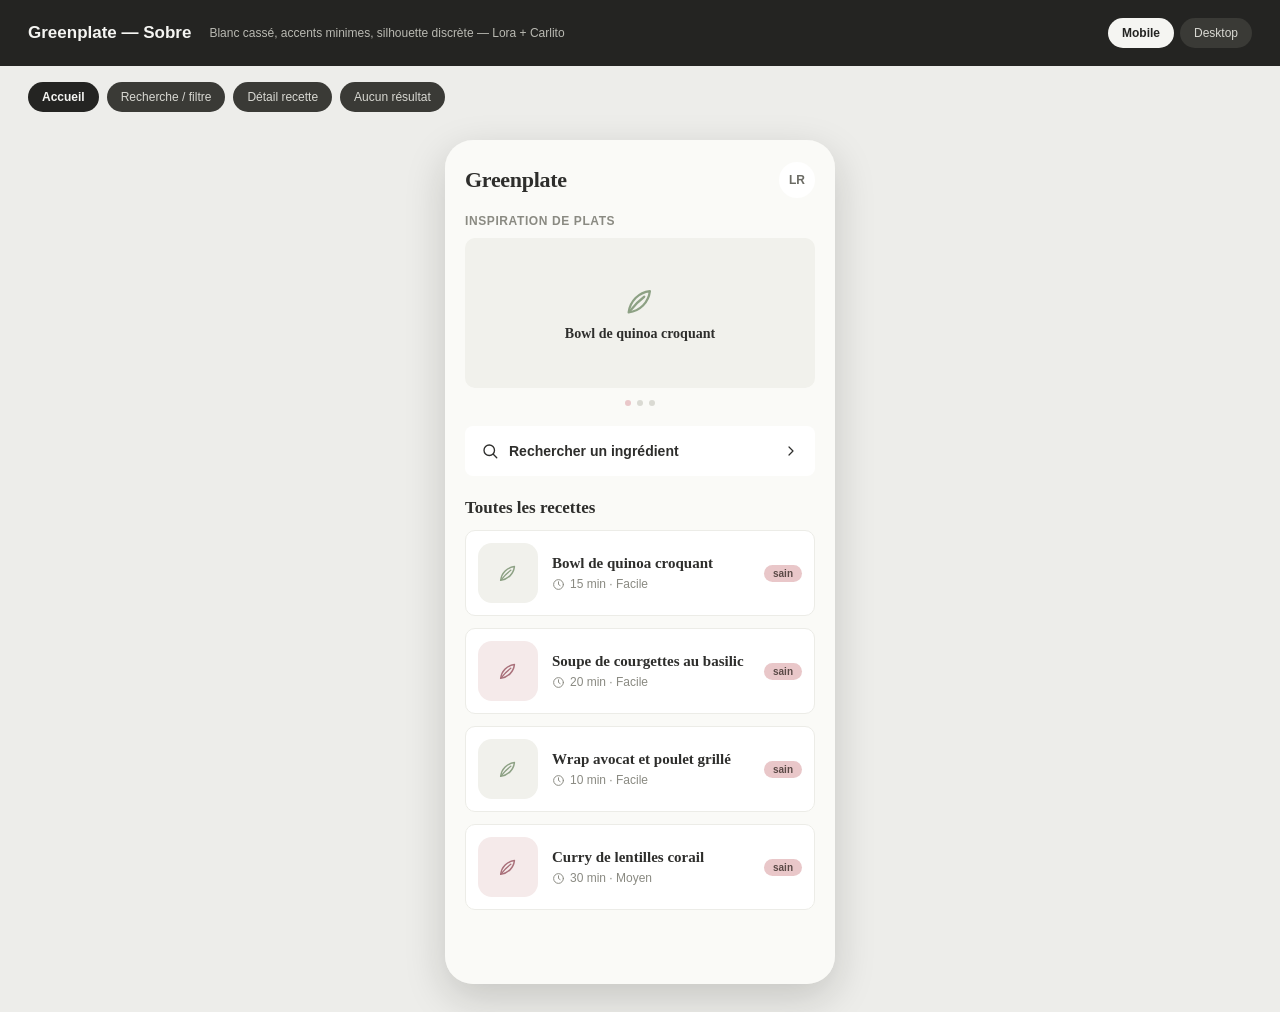
<file: design/maquette/greenplate-sobre.html>
<!doctype html>
<html lang="fr"><head><meta charset="utf-8">
<title>Greenplate — Sobre</title>
<meta name="viewport" content="width=device-width, initial-scale=1">
<style>
  * { -webkit-font-smoothing: antialiased; box-sizing: border-box; }
  body { margin:0; background:#EDEDEA; font-family:'TeX Gyre Heros',sans-serif; }
  .topbar { position:sticky; top:0; z-index:10; background:#242422; color:#F5F5F2; padding:18px 28px; display:flex; align-items:center; gap:18px; flex-wrap:wrap; }
  .topbar h1 { font-size:17px; margin:0; font-weight:700; }
  .topbar .subtitle { font-size:12px; color:#B9B9B2; }
  .device-switch { display:flex; gap:6px; margin-left:auto; }
  .device-switch button, .tab-btn { all:unset; cursor:pointer; font-family:inherit; font-size:12px; padding:8px 14px; border-radius:20px; background:#3A3A36; color:#D8D8D2; white-space:nowrap; }
  .device-switch button.active { background:#F5F5F2; color:#242422; font-weight:700; }
  .tabs { display:flex; gap:8px; padding:16px 28px 0 28px; flex-wrap:wrap; }
  .tab-btn.active { background:#242422; color:#F5F5F2; font-weight:700; }
  .stage { padding:28px; display:flex; justify-content:center; }
  .device-frame { border-radius:28px; overflow:hidden; box-shadow:0 14px 40px rgba(20,20,18,0.18); }
  .device-frame.desktop { border-radius:14px; max-width:100%; overflow-x:auto; }
  .device-group { display:flex; justify-content:center; width:100%; }
</style>
</head>
<body>
  <div class="topbar">
    <h1>Greenplate — Sobre</h1>
    <span class="subtitle">Blanc cassé, accents minimes, silhouette discrète — Lora + Carlito</span>
    <div class="device-switch">
      <button type="button" id="btn-mobile" class="active" onclick="showDevice('mobile')">Mobile</button>
      <button type="button" id="btn-desktop" onclick="showDevice('desktop')">Desktop</button>
    </div>
  </div>

  <div class="tabs" id="tabs-mobile"><button type="button" class="tab-btn" onclick="go('accueil')" data-tab="accueil">Accueil</button><button type="button" class="tab-btn" onclick="go('recherche')" data-tab="recherche">Recherche / filtre</button><button type="button" class="tab-btn" onclick="go('detail')" data-tab="detail">Détail recette</button><button type="button" class="tab-btn" onclick="go('aucun')" data-tab="aucun">Aucun résultat</button></div>
  <div class="tabs" id="tabs-desktop" style="display:none;"><button type="button" class="tab-btn" onclick="go('d-accueil')" data-tab="d-accueil">Accueil — desktop</button><button type="button" class="tab-btn" onclick="go('d-recherche')" data-tab="d-recherche">Recherche / filtre — desktop</button><button type="button" class="tab-btn" onclick="go('d-detail')" data-tab="d-detail">Détail recette — desktop</button><button type="button" class="tab-btn" onclick="go('d-aucun')" data-tab="d-aucun">Aucun résultat — desktop</button></div>

  <div class="stage">
    <div class="device-group" id="group-mobile">
      <div class="device-frame"><div class="screen" id="accueil" style="display:flex;">
    <div style="width:390px;height:844px;box-sizing:border-box;background:#FAFAF7;display:flex;flex-direction:column;overflow:hidden;font-family:'Carlito',sans-serif;">
      <div style="flex-shrink:0;padding:22px 20px 16px 20px;display:flex;align-items:center;justify-content:space-between;"><div style="font-family:'Lora',serif;font-weight:600;font-size:22px;color:#2E2E2C;letter-spacing:-0.3px;">Greenplate</div><div style="width:36px;height:36px;border-radius:50%;background:#FFFFFF;display:flex;align-items:center;justify-content:center;font-size:12px;font-weight:700;color:#6B6B64;font-family:'Carlito',sans-serif;flex-shrink:0;">LR</div></div>
      <div style="flex-shrink:0;padding:0 20px 16px 20px;display:flex;flex-direction:column;gap:10px;">
        <div style="font-size:12px;font-weight:600;color:#8A8A82;text-transform:uppercase;letter-spacing:0.6px;">Inspiration de plats</div>
        <div style="position:relative;height:150px;border-radius:10px;background:#F1F1EC;display:flex;align-items:center;justify-content:center;overflow:hidden;">
          <div style="display:flex;flex-direction:column;align-items:center;gap:8px;color:#8DA184;">
            <svg width="34" height="34" viewBox="0 0 24 24" fill="none" stroke="#8DA184" stroke-width="1.6" stroke-linecap="round" stroke-linejoin="round"><path d="M4 20c8-1 14-7 15-15-8 1-14 7-15 15Z"/><path d="M5 19c3-4 6-7 10-10"/></svg>
            <div style="font-family:'Lora',serif;font-weight:600;font-size:14px;color:#2E2E2C;">Bowl de quinoa croquant</div>
          </div>
        </div>
        <div style="display:flex;gap:6px;justify-content:center;padding-top:2px;"><div style="width:6px;height:6px;border-radius:50%;background:#E9C7C9;"></div><div style="width:6px;height:6px;border-radius:50%;background:#DADAD3;"></div><div style="width:6px;height:6px;border-radius:50%;background:#DADAD3;"></div></div>
      </div>
      <div style="flex-shrink:0;padding:4px 20px 16px 20px;">
        <button type="button" onclick="go('recherche')" aria-label="Rechercher un ingrédient, ouvre la recherche" style="all:unset;box-sizing:border-box;cursor:pointer;
          width:100%;height:50px;border-radius:8px;background:#FFFFFF;display:flex;align-items:center;
          padding:0 16px;gap:10px;color:#2E2E2C;font-family:'Carlito',sans-serif;font-size:14px;font-weight:600;">
          <svg width="18" height="18" viewBox="0 0 24 24" fill="none" stroke="#2E2E2C" stroke-width="1.8" stroke-linecap="round" stroke-linejoin="round"><circle cx="11" cy="11" r="7"/><path d="m21 21-4.3-4.3"/></svg><span style="flex-grow:1;">Rechercher un ingrédient</span><svg width="16" height="16" viewBox="0 0 24 24" fill="none" stroke="#2E2E2C" stroke-width="1.8" stroke-linecap="round" stroke-linejoin="round"><path d="m9 18 6-6-6-6"/></svg>
        </button>
      </div>
      <div style="flex-shrink:0;padding:6px 20px 10px 20px;font-family:'Lora',serif;font-weight:600;font-size:17px;color:#2E2E2C;">Toutes les recettes</div>
      <div style="flex-grow:1;overflow:auto;padding:2px 20px 20px 20px;display:flex;flex-direction:column;gap:12px;">
    <button type="button" onclick="go('detail')" aria-label="Voir la recette Bowl de quinoa croquant" style="all:unset;box-sizing:border-box;cursor:pointer;
      display:flex;gap:14px;align-items:center;padding:12px;background:#FFFFFF;
      border-radius:10px;border:1px solid #ECECE7;box-shadow:none;width:100%;">
      <div style="width:60px;height:60px;flex-shrink:0;border-radius:14px;background:#F1F1EC;
        display:flex;align-items:center;justify-content:center;color:#8DA184;"><svg width="22" height="22" viewBox="0 0 24 24" fill="none" stroke="#8DA184" stroke-width="1.6" stroke-linecap="round" stroke-linejoin="round"><path d="M4 20c8-1 14-7 15-15-8 1-14 7-15 15Z"/><path d="M5 19c3-4 6-7 10-10"/></svg></div>
      <div style="flex-grow:1;display:flex;flex-direction:column;gap:5px;min-width:0;text-align:left;">
        <div style="font-family:'Lora',serif;font-weight:600;font-size:15px;color:#2E2E2C;">Bowl de quinoa croquant</div>
        <div style="display:flex;align-items:center;gap:5px;font-size:12px;color:#8A8A82;font-family:'Carlito',sans-serif;">
          <svg width="13" height="13" viewBox="0 0 24 24" fill="none" stroke="#8A8A82" stroke-width="1.8" stroke-linecap="round" stroke-linejoin="round"><circle cx="12" cy="12" r="9"/><path d="M12 7v5l3 2"/></svg> 15 min · Facile
        </div>
      </div>
      <div style="flex-shrink:0;font-size:10px;font-weight:700;background:#E9C7C9;color:#5B4A47;border-radius:12px;padding:3px 9px;font-family:'Carlito',sans-serif;">sain</div>
    </button>
    <button type="button" onclick="go('detail')" aria-label="Voir la recette Soupe de courgettes au basilic" style="all:unset;box-sizing:border-box;cursor:pointer;
      display:flex;gap:14px;align-items:center;padding:12px;background:#FFFFFF;
      border-radius:10px;border:1px solid #ECECE7;box-shadow:none;width:100%;">
      <div style="width:60px;height:60px;flex-shrink:0;border-radius:14px;background:#F5EAEA;
        display:flex;align-items:center;justify-content:center;color:#A9707A;"><svg width="22" height="22" viewBox="0 0 24 24" fill="none" stroke="#A9707A" stroke-width="1.6" stroke-linecap="round" stroke-linejoin="round"><path d="M4 20c8-1 14-7 15-15-8 1-14 7-15 15Z"/><path d="M5 19c3-4 6-7 10-10"/></svg></div>
      <div style="flex-grow:1;display:flex;flex-direction:column;gap:5px;min-width:0;text-align:left;">
        <div style="font-family:'Lora',serif;font-weight:600;font-size:15px;color:#2E2E2C;">Soupe de courgettes au basilic</div>
        <div style="display:flex;align-items:center;gap:5px;font-size:12px;color:#8A8A82;font-family:'Carlito',sans-serif;">
          <svg width="13" height="13" viewBox="0 0 24 24" fill="none" stroke="#8A8A82" stroke-width="1.8" stroke-linecap="round" stroke-linejoin="round"><circle cx="12" cy="12" r="9"/><path d="M12 7v5l3 2"/></svg> 20 min · Facile
        </div>
      </div>
      <div style="flex-shrink:0;font-size:10px;font-weight:700;background:#E9C7C9;color:#5B4A47;border-radius:12px;padding:3px 9px;font-family:'Carlito',sans-serif;">sain</div>
    </button>
    <button type="button" onclick="go('detail')" aria-label="Voir la recette Wrap avocat et poulet grillé" style="all:unset;box-sizing:border-box;cursor:pointer;
      display:flex;gap:14px;align-items:center;padding:12px;background:#FFFFFF;
      border-radius:10px;border:1px solid #ECECE7;box-shadow:none;width:100%;">
      <div style="width:60px;height:60px;flex-shrink:0;border-radius:14px;background:#F1F1EC;
        display:flex;align-items:center;justify-content:center;color:#8DA184;"><svg width="22" height="22" viewBox="0 0 24 24" fill="none" stroke="#8DA184" stroke-width="1.6" stroke-linecap="round" stroke-linejoin="round"><path d="M4 20c8-1 14-7 15-15-8 1-14 7-15 15Z"/><path d="M5 19c3-4 6-7 10-10"/></svg></div>
      <div style="flex-grow:1;display:flex;flex-direction:column;gap:5px;min-width:0;text-align:left;">
        <div style="font-family:'Lora',serif;font-weight:600;font-size:15px;color:#2E2E2C;">Wrap avocat et poulet grillé</div>
        <div style="display:flex;align-items:center;gap:5px;font-size:12px;color:#8A8A82;font-family:'Carlito',sans-serif;">
          <svg width="13" height="13" viewBox="0 0 24 24" fill="none" stroke="#8A8A82" stroke-width="1.8" stroke-linecap="round" stroke-linejoin="round"><circle cx="12" cy="12" r="9"/><path d="M12 7v5l3 2"/></svg> 10 min · Facile
        </div>
      </div>
      <div style="flex-shrink:0;font-size:10px;font-weight:700;background:#E9C7C9;color:#5B4A47;border-radius:12px;padding:3px 9px;font-family:'Carlito',sans-serif;">sain</div>
    </button>
    <button type="button" onclick="go('detail')" aria-label="Voir la recette Curry de lentilles corail" style="all:unset;box-sizing:border-box;cursor:pointer;
      display:flex;gap:14px;align-items:center;padding:12px;background:#FFFFFF;
      border-radius:10px;border:1px solid #ECECE7;box-shadow:none;width:100%;">
      <div style="width:60px;height:60px;flex-shrink:0;border-radius:14px;background:#F5EAEA;
        display:flex;align-items:center;justify-content:center;color:#A9707A;"><svg width="22" height="22" viewBox="0 0 24 24" fill="none" stroke="#A9707A" stroke-width="1.6" stroke-linecap="round" stroke-linejoin="round"><path d="M4 20c8-1 14-7 15-15-8 1-14 7-15 15Z"/><path d="M5 19c3-4 6-7 10-10"/></svg></div>
      <div style="flex-grow:1;display:flex;flex-direction:column;gap:5px;min-width:0;text-align:left;">
        <div style="font-family:'Lora',serif;font-weight:600;font-size:15px;color:#2E2E2C;">Curry de lentilles corail</div>
        <div style="display:flex;align-items:center;gap:5px;font-size:12px;color:#8A8A82;font-family:'Carlito',sans-serif;">
          <svg width="13" height="13" viewBox="0 0 24 24" fill="none" stroke="#8A8A82" stroke-width="1.8" stroke-linecap="round" stroke-linejoin="round"><circle cx="12" cy="12" r="9"/><path d="M12 7v5l3 2"/></svg> 30 min · Moyen
        </div>
      </div>
      <div style="flex-shrink:0;font-size:10px;font-weight:700;background:#E9C7C9;color:#5B4A47;border-radius:12px;padding:3px 9px;font-family:'Carlito',sans-serif;">sain</div>
    </button></div>
    </div></div><div class="screen" id="recherche" style="display:none;">
    <div style="width:390px;height:844px;box-sizing:border-box;background:#FAFAF7;display:flex;flex-direction:column;overflow:hidden;font-family:'Carlito',sans-serif;">
      <div style="flex-shrink:0;padding:22px 20px 16px 20px;display:flex;align-items:center;justify-content:space-between;"><button type="button" onclick="go('accueil')" style="all:unset;box-sizing:border-box;cursor:pointer;display:flex;align-items:center;gap:10px;">
      <span style="width:32px;height:32px;border-radius:9px;border:1px solid #D8D8D2;display:flex;align-items:center;justify-content:center;color:#2E2E2C;"><svg width="16" height="16" viewBox="0 0 24 24" fill="none" stroke="#2E2E2C" stroke-width="1.8" stroke-linecap="round" stroke-linejoin="round"><path d="M19 12H5"/><path d="m11 18-6-6 6-6"/></svg></span>
      <span style="font-size:13px;color:#8A8A82;font-family:'Carlito',sans-serif;">Retour</span>
    </button></div>
      <div style="flex-shrink:0;padding:0 20px 14px 20px;font-family:'Lora',serif;font-weight:600;font-size:18px;color:#2E2E2C;">Recherche par ingrédient</div>
      <div style="flex-shrink:0;padding:0 20px 14px 20px;"><div style="position:relative;">
      <label for="s-rec" style="position:absolute;width:1px;height:1px;padding:0;margin:-1px;overflow:hidden;clip:rect(0,0,0,0);white-space:nowrap;border:0;">Rechercher un ingrédient</label>
      <span style="position:absolute;left:14px;top:50%;transform:translateY(-50%);color:#8DA184;display:flex;"><svg width="18" height="18" viewBox="0 0 24 24" fill="none" stroke="#8DA184" stroke-width="1.8" stroke-linecap="round" stroke-linejoin="round"><circle cx="11" cy="11" r="7"/><path d="m21 21-4.3-4.3"/></svg></span>
      <input id="s-rec" type="search" placeholder="Rechercher un ingrédient…" style="width:100%;box-sizing:border-box;
        height:46px;border:2px solid #8DA184;border-radius:8px;padding:0 14px 0 42px;font-size:14px;
        font-family:'Carlito',sans-serif;background:transparent;color:#2E2E2C;">
    </div></div>
      <div style="flex-shrink:0;padding:0 20px 16px 20px;display:flex;flex-wrap:wrap;gap:8px;"><div style="border:1px solid #8DA184;background:#F1F1EC;color:#2E2E2C;border-radius:20px;padding:6px 13px;font-size:12px;font-family:'Carlito',sans-serif;white-space:nowrap;">Courgette</div> <div style="border:1px solid #D8D8D2;background:transparent;color:#8A8A82;border-radius:20px;padding:6px 13px;font-size:12px;font-family:'Carlito',sans-serif;white-space:nowrap;">Riz</div> <div style="border:1px solid #D8D8D2;background:transparent;color:#8A8A82;border-radius:20px;padding:6px 13px;font-size:12px;font-family:'Carlito',sans-serif;white-space:nowrap;">Poulet</div> <div style="border:1px solid #D8D8D2;background:transparent;color:#8A8A82;border-radius:20px;padding:6px 13px;font-size:12px;font-family:'Carlito',sans-serif;white-space:nowrap;">Avocat</div> <div style="border:1px solid #D8D8D2;background:transparent;color:#8A8A82;border-radius:20px;padding:6px 13px;font-size:12px;font-family:'Carlito',sans-serif;white-space:nowrap;">Œufs</div> <div style="border:1px solid #D8D8D2;background:transparent;color:#8A8A82;border-radius:20px;padding:6px 13px;font-size:12px;font-family:'Carlito',sans-serif;white-space:nowrap;">Quinoa</div></div>
      <div style="flex-shrink:0;padding:0 20px 10px 20px;">
        <div style="height:44px;border:1px solid #D8D8D2;border-radius:8px;display:flex;align-items:center;justify-content:space-between;padding:0 14px;color:#8A8A82;font-size:13px;">
          <span>Catégorie</span><svg width="16" height="16" viewBox="0 0 24 24" fill="none" stroke="#8A8A82" stroke-width="1.8" stroke-linecap="round" stroke-linejoin="round"><path d="m9 18 6-6-6-6"/></svg>
        </div>
      </div>
      <div style="flex-shrink:0;padding:0 20px 10px 20px;font-size:12px;font-weight:600;color:#8A8A82;text-transform:uppercase;letter-spacing:0.6px;">Durée de préparation</div>
      <div style="flex-shrink:0;padding:0 20px 16px 20px;display:flex;flex-wrap:wrap;gap:8px;"><div style="border:1px solid #D8D8D2;background:transparent;color:#8A8A82;border-radius:20px;padding:6px 13px;font-size:12px;font-family:'Carlito',sans-serif;white-space:nowrap;">10 min</div> <div style="border:1px solid #8DA184;background:#F1F1EC;color:#2E2E2C;border-radius:20px;padding:6px 13px;font-size:12px;font-family:'Carlito',sans-serif;white-space:nowrap;">15 min</div> <div style="border:1px solid #D8D8D2;background:transparent;color:#8A8A82;border-radius:20px;padding:6px 13px;font-size:12px;font-family:'Carlito',sans-serif;white-space:nowrap;">30 min</div> <div style="border:1px solid #D8D8D2;background:transparent;color:#8A8A82;border-radius:20px;padding:6px 13px;font-size:12px;font-family:'Carlito',sans-serif;white-space:nowrap;">45 min</div></div>
      <div style="flex-shrink:0;padding:0 20px 10px 20px;">
        <button type="button" style="all:unset;box-sizing:border-box;cursor:pointer;width:100%;height:48px;border-radius:8px;
          background:#2E2E2C;color:#FAFAF7;display:flex;align-items:center;justify-content:center;
          font-family:'Carlito',sans-serif;font-size:14px;font-weight:700;">Filtrer</button>
      </div>
      <div style="flex-shrink:0;padding:0 20px 8px 20px;text-align:right;">
        <button type="button" onclick="go('aucun')" style="all:unset;box-sizing:border-box;cursor:pointer;font-size:12px;color:#8A8A82;text-decoration:underline;">Démo : simuler aucun résultat</button>
      </div>
      <div style="flex-shrink:0;height:1px;background:#ECECE7;margin:0 20px;"></div>
      <div style="flex-shrink:0;padding:14px 20px 8px 20px;font-size:13px;color:#8A8A82;">3 recettes trouvées avec « courgette »</div>
      <div style="flex-grow:1;overflow:auto;padding:2px 20px 20px 20px;display:flex;flex-direction:column;gap:12px;">
    <button type="button" onclick="go('detail')" aria-label="Voir la recette Soupe de courgettes au basilic" style="all:unset;box-sizing:border-box;cursor:pointer;
      display:flex;gap:14px;align-items:center;padding:12px;background:#FFFFFF;
      border-radius:10px;border:1px solid #ECECE7;box-shadow:none;width:100%;">
      <div style="width:60px;height:60px;flex-shrink:0;border-radius:14px;background:#F1F1EC;
        display:flex;align-items:center;justify-content:center;color:#8DA184;"><svg width="22" height="22" viewBox="0 0 24 24" fill="none" stroke="#8DA184" stroke-width="1.6" stroke-linecap="round" stroke-linejoin="round"><path d="M4 20c8-1 14-7 15-15-8 1-14 7-15 15Z"/><path d="M5 19c3-4 6-7 10-10"/></svg></div>
      <div style="flex-grow:1;display:flex;flex-direction:column;gap:5px;min-width:0;text-align:left;">
        <div style="font-family:'Lora',serif;font-weight:600;font-size:15px;color:#2E2E2C;">Soupe de courgettes au basilic</div>
        <div style="display:flex;align-items:center;gap:5px;font-size:12px;color:#8A8A82;font-family:'Carlito',sans-serif;">
          <svg width="13" height="13" viewBox="0 0 24 24" fill="none" stroke="#8A8A82" stroke-width="1.8" stroke-linecap="round" stroke-linejoin="round"><circle cx="12" cy="12" r="9"/><path d="M12 7v5l3 2"/></svg> 20 min · Facile
        </div>
      </div>
      <div style="flex-shrink:0;font-size:10px;font-weight:700;background:#E9C7C9;color:#5B4A47;border-radius:12px;padding:3px 9px;font-family:'Carlito',sans-serif;">sain</div>
    </button>
    <button type="button" onclick="go('detail')" aria-label="Voir la recette Gratin léger de courgettes" style="all:unset;box-sizing:border-box;cursor:pointer;
      display:flex;gap:14px;align-items:center;padding:12px;background:#FFFFFF;
      border-radius:10px;border:1px solid #ECECE7;box-shadow:none;width:100%;">
      <div style="width:60px;height:60px;flex-shrink:0;border-radius:14px;background:#F5EAEA;
        display:flex;align-items:center;justify-content:center;color:#A9707A;"><svg width="22" height="22" viewBox="0 0 24 24" fill="none" stroke="#A9707A" stroke-width="1.6" stroke-linecap="round" stroke-linejoin="round"><path d="M4 20c8-1 14-7 15-15-8 1-14 7-15 15Z"/><path d="M5 19c3-4 6-7 10-10"/></svg></div>
      <div style="flex-grow:1;display:flex;flex-direction:column;gap:5px;min-width:0;text-align:left;">
        <div style="font-family:'Lora',serif;font-weight:600;font-size:15px;color:#2E2E2C;">Gratin léger de courgettes</div>
        <div style="display:flex;align-items:center;gap:5px;font-size:12px;color:#8A8A82;font-family:'Carlito',sans-serif;">
          <svg width="13" height="13" viewBox="0 0 24 24" fill="none" stroke="#8A8A82" stroke-width="1.8" stroke-linecap="round" stroke-linejoin="round"><circle cx="12" cy="12" r="9"/><path d="M12 7v5l3 2"/></svg> 30 min · Moyen
        </div>
      </div>
      <div style="flex-shrink:0;font-size:10px;font-weight:700;background:#E9C7C9;color:#5B4A47;border-radius:12px;padding:3px 9px;font-family:'Carlito',sans-serif;">sain</div>
    </button>
    <button type="button" onclick="go('detail')" aria-label="Voir la recette Poêlée de courgettes et riz" style="all:unset;box-sizing:border-box;cursor:pointer;
      display:flex;gap:14px;align-items:center;padding:12px;background:#FFFFFF;
      border-radius:10px;border:1px solid #ECECE7;box-shadow:none;width:100%;">
      <div style="width:60px;height:60px;flex-shrink:0;border-radius:14px;background:#F1F1EC;
        display:flex;align-items:center;justify-content:center;color:#8DA184;"><svg width="22" height="22" viewBox="0 0 24 24" fill="none" stroke="#8DA184" stroke-width="1.6" stroke-linecap="round" stroke-linejoin="round"><path d="M4 20c8-1 14-7 15-15-8 1-14 7-15 15Z"/><path d="M5 19c3-4 6-7 10-10"/></svg></div>
      <div style="flex-grow:1;display:flex;flex-direction:column;gap:5px;min-width:0;text-align:left;">
        <div style="font-family:'Lora',serif;font-weight:600;font-size:15px;color:#2E2E2C;">Poêlée de courgettes et riz</div>
        <div style="display:flex;align-items:center;gap:5px;font-size:12px;color:#8A8A82;font-family:'Carlito',sans-serif;">
          <svg width="13" height="13" viewBox="0 0 24 24" fill="none" stroke="#8A8A82" stroke-width="1.8" stroke-linecap="round" stroke-linejoin="round"><circle cx="12" cy="12" r="9"/><path d="M12 7v5l3 2"/></svg> 18 min · Facile
        </div>
      </div>
      <div style="flex-shrink:0;font-size:10px;font-weight:700;background:#E9C7C9;color:#5B4A47;border-radius:12px;padding:3px 9px;font-family:'Carlito',sans-serif;">sain</div>
    </button></div>
    </div></div><div class="screen" id="detail" style="display:none;">
    <div style="width:390px;height:844px;box-sizing:border-box;background:#FAFAF7;display:flex;flex-direction:column;overflow:hidden;font-family:'Carlito',sans-serif;">
      <div style="flex-shrink:0;padding:22px 20px 16px 20px;display:flex;align-items:center;justify-content:space-between;"><button type="button" onclick="go('accueil')" style="all:unset;box-sizing:border-box;cursor:pointer;display:flex;align-items:center;gap:10px;">
      <span style="width:32px;height:32px;border-radius:9px;border:1px solid #D8D8D2;display:flex;align-items:center;justify-content:center;color:#2E2E2C;"><svg width="16" height="16" viewBox="0 0 24 24" fill="none" stroke="#2E2E2C" stroke-width="1.8" stroke-linecap="round" stroke-linejoin="round"><path d="M19 12H5"/><path d="m11 18-6-6 6-6"/></svg></span>
      <span style="font-size:13px;color:#8A8A82;font-family:'Carlito',sans-serif;">Retour</span>
    </button></div>
      <div style="flex-grow:1;overflow:auto;padding:0 20px 20px 20px;display:flex;flex-direction:column;gap:16px;">
        <div style="width:100%;height:190px;border-radius:10px;background:#F1F1EC;display:flex;align-items:center;justify-content:center;color:#8DA184;"><svg width="44" height="44" viewBox="0 0 24 24" fill="none" stroke="#8DA184" stroke-width="1.6" stroke-linecap="round" stroke-linejoin="round"><path d="M4 20c8-1 14-7 15-15-8 1-14 7-15 15Z"/><path d="M5 19c3-4 6-7 10-10"/></svg></div>
        <div style="font-family:'Lora',serif;font-weight:600;font-size:22px;color:#2E2E2C;line-height:1.25;">Soupe de courgettes au basilic</div>
        <div style="display:flex;gap:8px;flex-wrap:wrap;">
      <div style="border:1px solid #D8D8D2;border-radius:20px;padding:5px 12px;font-size:12px;color:#8A8A82;display:flex;align-items:center;gap:5px;"><svg width="13" height="13" viewBox="0 0 24 24" fill="none" stroke="#8A8A82" stroke-width="1.8" stroke-linecap="round" stroke-linejoin="round"><circle cx="12" cy="12" r="9"/><path d="M12 7v5l3 2"/></svg> 20 min</div>
      <div style="border:1px solid #D8D8D2;border-radius:20px;padding:5px 12px;font-size:12px;color:#8A8A82;">Difficulté : Facile</div>
      <div style="flex-shrink:0;font-size:11px;font-weight:700;background:#E9C7C9;color:#5B4A47;border-radius:12px;padding:4px 10px;font-family:'Carlito',sans-serif;">sain</div>
    </div>
        <div style="height:1px;background:#ECECE7;"></div>
        <div style="display:flex;flex-direction:column;gap:10px;">
          <div style="font-size:14px;font-weight:700;text-transform:uppercase;letter-spacing:0.6px;color:#2E2E2C;font-family:'Carlito',sans-serif;">Ingrédients</div>
          <div><div style="margin-bottom:9px;"><div style="display:flex;align-items:center;gap:10px;">
      <div style="width:18px;height:18px;border-radius:5px;border:1.5px solid #8DA184;display:flex;align-items:center;justify-content:center;color:#8DA184;"><svg width="11" height="11" viewBox="0 0 24 24" fill="none" stroke="#8DA184" stroke-width="2.2" stroke-linecap="round" stroke-linejoin="round"><path d="M20 6 9 17l-5-5"/></svg></div>
      <div style="font-size:14px;color:#2E2E2C;font-family:'Carlito',sans-serif;">500 g de courgettes</div>
    </div></div><div style="margin-bottom:9px;"><div style="display:flex;align-items:center;gap:10px;">
      <div style="width:18px;height:18px;border-radius:5px;border:1.5px solid #8DA184;display:flex;align-items:center;justify-content:center;color:#8DA184;"><svg width="11" height="11" viewBox="0 0 24 24" fill="none" stroke="#8DA184" stroke-width="2.2" stroke-linecap="round" stroke-linejoin="round"><path d="M20 6 9 17l-5-5"/></svg></div>
      <div style="font-size:14px;color:#2E2E2C;font-family:'Carlito',sans-serif;">1 oignon</div>
    </div></div><div style="margin-bottom:9px;"><div style="display:flex;align-items:center;gap:10px;">
      <div style="width:18px;height:18px;border-radius:5px;border:1.5px solid #8DA184;display:flex;align-items:center;justify-content:center;color:#8DA184;"><svg width="11" height="11" viewBox="0 0 24 24" fill="none" stroke="#8DA184" stroke-width="2.2" stroke-linecap="round" stroke-linejoin="round"><path d="M20 6 9 17l-5-5"/></svg></div>
      <div style="font-size:14px;color:#2E2E2C;font-family:'Carlito',sans-serif;">1 litre de bouillon de légumes</div>
    </div></div><div style="margin-bottom:9px;"><div style="display:flex;align-items:center;gap:10px;">
      <div style="width:18px;height:18px;border-radius:5px;border:1.5px solid #8DA184;display:flex;align-items:center;justify-content:center;color:#8DA184;"><svg width="11" height="11" viewBox="0 0 24 24" fill="none" stroke="#8DA184" stroke-width="2.2" stroke-linecap="round" stroke-linejoin="round"><path d="M20 6 9 17l-5-5"/></svg></div>
      <div style="font-size:14px;color:#2E2E2C;font-family:'Carlito',sans-serif;">Épices au choix</div>
    </div></div></div>
        </div>
        <div style="display:flex;flex-direction:column;gap:10px;">
          <div style="font-size:14px;font-weight:700;text-transform:uppercase;letter-spacing:0.6px;color:#2E2E2C;font-family:'Carlito',sans-serif;">Étapes</div>
          <div><div style="margin-bottom:13px;"><div style="display:flex;gap:12px;">
      <div style="width:24px;height:24px;flex-shrink:0;border-radius:50%;background:#8DA184;color:#FFFFFF;display:flex;align-items:center;justify-content:center;font-size:12px;font-weight:700;font-family:'Carlito',sans-serif;">1</div>
      <div style="font-size:14px;line-height:1.5;color:#2E2E2C;font-family:'Carlito',sans-serif;">Éplucher et couper les courgettes et l'oignon</div>
    </div></div><div style="margin-bottom:13px;"><div style="display:flex;gap:12px;">
      <div style="width:24px;height:24px;flex-shrink:0;border-radius:50%;background:#8DA184;color:#FFFFFF;display:flex;align-items:center;justify-content:center;font-size:12px;font-weight:700;font-family:'Carlito',sans-serif;">2</div>
      <div style="font-size:14px;line-height:1.5;color:#2E2E2C;font-family:'Carlito',sans-serif;">Faire revenir l'oignon quelques minutes</div>
    </div></div><div style="margin-bottom:13px;"><div style="display:flex;gap:12px;">
      <div style="width:24px;height:24px;flex-shrink:0;border-radius:50%;background:#8DA184;color:#FFFFFF;display:flex;align-items:center;justify-content:center;font-size:12px;font-weight:700;font-family:'Carlito',sans-serif;">3</div>
      <div style="font-size:14px;line-height:1.5;color:#2E2E2C;font-family:'Carlito',sans-serif;">Ajouter les courgettes et le bouillon, laisser mijoter 15 min</div>
    </div></div><div style="margin-bottom:13px;"><div style="display:flex;gap:12px;">
      <div style="width:24px;height:24px;flex-shrink:0;border-radius:50%;background:#8DA184;color:#FFFFFF;display:flex;align-items:center;justify-content:center;font-size:12px;font-weight:700;font-family:'Carlito',sans-serif;">4</div>
      <div style="font-size:14px;line-height:1.5;color:#2E2E2C;font-family:'Carlito',sans-serif;">Mixer et assaisonner selon le goût</div>
    </div></div></div>
        </div>
      </div>
    </div></div><div class="screen" id="aucun" style="display:none;">
    <div style="width:390px;height:844px;box-sizing:border-box;background:#FAFAF7;display:flex;flex-direction:column;overflow:hidden;font-family:'Carlito',sans-serif;">
      <div style="flex-shrink:0;padding:22px 20px 16px 20px;display:flex;align-items:center;justify-content:space-between;"><button type="button" onclick="go('recherche')" style="all:unset;box-sizing:border-box;cursor:pointer;display:flex;align-items:center;gap:10px;">
      <span style="width:32px;height:32px;border-radius:9px;border:1px solid #D8D8D2;display:flex;align-items:center;justify-content:center;color:#2E2E2C;"><svg width="16" height="16" viewBox="0 0 24 24" fill="none" stroke="#2E2E2C" stroke-width="1.8" stroke-linecap="round" stroke-linejoin="round"><path d="M19 12H5"/><path d="m11 18-6-6 6-6"/></svg></span>
      <span style="font-size:13px;color:#8A8A82;font-family:'Carlito',sans-serif;">Recherche</span>
    </button></div>
      <div style="flex-shrink:0;padding:0 20px 0 20px;font-size:13px;color:#8A8A82;">Recherche : « artichaut »</div>
      <div style="flex-grow:1;display:flex;flex-direction:column;align-items:center;justify-content:center;gap:16px;padding:32px;text-align:center;">
        <div style="width:84px;height:84px;border-radius:50%;background:#F5EAEA;display:flex;align-items:center;justify-content:center;color:#A9707A;"><svg width="36" height="36" viewBox="0 0 24 24" fill="none" stroke="#A9707A" stroke-width="1.6" stroke-linecap="round" stroke-linejoin="round"><circle cx="10" cy="10" r="7"/><path d="m21 21-4.35-4.35"/><path d="M7.5 10h5"/></svg></div>
        <div style="font-family:'Lora',serif;font-weight:600;font-size:18px;color:#2E2E2C;">Aucune recette trouvée</div>
        <div style="font-size:13px;color:#8A8A82;line-height:1.5;max-width:260px;">Essaie une autre recherche ou explore toutes les recettes disponibles.</div>
        <button type="button" onclick="go('accueil')" style="all:unset;box-sizing:border-box;cursor:pointer;margin-top:6px;border-radius:8px;
          padding:12px 22px;background:#2E2E2C;color:#FAFAF7;font-family:'Carlito',sans-serif;font-size:14px;font-weight:700;">Voir toutes les recettes</button>
      </div>
    </div></div></div>
    </div>
    <div class="device-group" id="group-desktop" style="display:none;">
      <div class="device-frame desktop"><div class="screen" id="d-accueil" style="display:flex;">
    <div style="width:1440px;height:900px;box-sizing:border-box;background:#FAFAF7;display:flex;flex-direction:column;overflow:hidden;font-family:'Carlito',sans-serif;">
      <div style="flex-shrink:0;height:78px;padding:0 44px;display:flex;align-items:center;gap:24px;border-bottom:1px solid #ECECE7;">
      <div style="font-family:'Lora',serif;font-weight:600;font-size:24px;color:#2E2E2C;letter-spacing:-0.3px;">Greenplate</div><button type="button" onclick="go('d-recherche')" aria-label="Rechercher un ingrédient, ouvre la recherche" style="all:unset;box-sizing:border-box;cursor:pointer;
          width:420px;height:44px;border:1px solid #D8D8D2;border-radius:8px;display:flex;align-items:center;
          padding:0 14px;gap:8px;color:#8A8A82;font-family:'Carlito',sans-serif;font-size:14px;background:#FFFFFF;">
          <svg width="18" height="18" viewBox="0 0 24 24" fill="none" stroke="#8A8A82" stroke-width="1.8" stroke-linecap="round" stroke-linejoin="round"><circle cx="11" cy="11" r="7"/><path d="m21 21-4.3-4.3"/></svg><span>Rechercher un ingrédient…</span>
        </button><div style="flex-grow:1;"></div><div style="width:38px;height:38px;border-radius:50%;background:#FFFFFF;display:flex;align-items:center;justify-content:center;font-size:13px;font-weight:700;color:#6B6B64;font-family:'Carlito',sans-serif;flex-shrink:0;">LR</div>
    </div>
      <div style="flex-grow:1;overflow:auto;padding:36px 48px 48px 48px;display:flex;flex-direction:column;gap:26px;">
        <div style="font-family:'Lora',serif;font-weight:600;font-size:26px;color:#2E2E2C;">Quelles envies aujourd'hui ?</div>
        <div style="display:grid;grid-template-columns:repeat(4,minmax(0,1fr));gap:24px;">
    <button type="button" onclick="go('d-detail')" aria-label="Voir la recette Bowl de quinoa croquant" style="all:unset;box-sizing:border-box;cursor:pointer;
      display:flex;flex-direction:column;background:#FFFFFF;border-radius:10px;
      border:1px solid #ECECE7;box-shadow:none;overflow:hidden;">
      <div style="height:128px;background:#F1F1EC;display:flex;align-items:center;justify-content:center;color:#8DA184;"><svg width="34" height="34" viewBox="0 0 24 24" fill="none" stroke="#8DA184" stroke-width="1.6" stroke-linecap="round" stroke-linejoin="round"><path d="M4 20c8-1 14-7 15-15-8 1-14 7-15 15Z"/><path d="M5 19c3-4 6-7 10-10"/></svg></div>
      <div style="height:1px;background:#ECECE7;"></div>
      <div style="padding:14px 16px;display:flex;flex-direction:column;gap:6px;">
        <div style="font-family:'Lora',serif;font-weight:600;font-size:15px;color:#2E2E2C;">Bowl de quinoa croquant</div>
        <div style="display:flex;align-items:center;gap:12px;">
          <div style="display:flex;align-items:center;gap:5px;font-size:12px;color:#8A8A82;font-family:'Carlito',sans-serif;"><svg width="13" height="13" viewBox="0 0 24 24" fill="none" stroke="#8A8A82" stroke-width="1.8" stroke-linecap="round" stroke-linejoin="round"><circle cx="12" cy="12" r="9"/><path d="M12 7v5l3 2"/></svg> 15 min · Facile</div>
          <div style="flex-shrink:0;font-size:10px;font-weight:700;background:#E9C7C9;color:#5B4A47;border-radius:12px;padding:3px 9px;font-family:'Carlito',sans-serif;">sain</div>
        </div>
      </div>
    </button>
    <button type="button" onclick="go('d-detail')" aria-label="Voir la recette Soupe de courgettes au basilic" style="all:unset;box-sizing:border-box;cursor:pointer;
      display:flex;flex-direction:column;background:#FFFFFF;border-radius:10px;
      border:1px solid #ECECE7;box-shadow:none;overflow:hidden;">
      <div style="height:128px;background:#F5EAEA;display:flex;align-items:center;justify-content:center;color:#A9707A;"><svg width="34" height="34" viewBox="0 0 24 24" fill="none" stroke="#A9707A" stroke-width="1.6" stroke-linecap="round" stroke-linejoin="round"><path d="M4 20c8-1 14-7 15-15-8 1-14 7-15 15Z"/><path d="M5 19c3-4 6-7 10-10"/></svg></div>
      <div style="height:1px;background:#ECECE7;"></div>
      <div style="padding:14px 16px;display:flex;flex-direction:column;gap:6px;">
        <div style="font-family:'Lora',serif;font-weight:600;font-size:15px;color:#2E2E2C;">Soupe de courgettes au basilic</div>
        <div style="display:flex;align-items:center;gap:12px;">
          <div style="display:flex;align-items:center;gap:5px;font-size:12px;color:#8A8A82;font-family:'Carlito',sans-serif;"><svg width="13" height="13" viewBox="0 0 24 24" fill="none" stroke="#8A8A82" stroke-width="1.8" stroke-linecap="round" stroke-linejoin="round"><circle cx="12" cy="12" r="9"/><path d="M12 7v5l3 2"/></svg> 20 min · Facile</div>
          <div style="flex-shrink:0;font-size:10px;font-weight:700;background:#E9C7C9;color:#5B4A47;border-radius:12px;padding:3px 9px;font-family:'Carlito',sans-serif;">sain</div>
        </div>
      </div>
    </button>
    <button type="button" onclick="go('d-detail')" aria-label="Voir la recette Wrap avocat et poulet grillé" style="all:unset;box-sizing:border-box;cursor:pointer;
      display:flex;flex-direction:column;background:#FFFFFF;border-radius:10px;
      border:1px solid #ECECE7;box-shadow:none;overflow:hidden;">
      <div style="height:128px;background:#F1F1EC;display:flex;align-items:center;justify-content:center;color:#8DA184;"><svg width="34" height="34" viewBox="0 0 24 24" fill="none" stroke="#8DA184" stroke-width="1.6" stroke-linecap="round" stroke-linejoin="round"><path d="M4 20c8-1 14-7 15-15-8 1-14 7-15 15Z"/><path d="M5 19c3-4 6-7 10-10"/></svg></div>
      <div style="height:1px;background:#ECECE7;"></div>
      <div style="padding:14px 16px;display:flex;flex-direction:column;gap:6px;">
        <div style="font-family:'Lora',serif;font-weight:600;font-size:15px;color:#2E2E2C;">Wrap avocat et poulet grillé</div>
        <div style="display:flex;align-items:center;gap:12px;">
          <div style="display:flex;align-items:center;gap:5px;font-size:12px;color:#8A8A82;font-family:'Carlito',sans-serif;"><svg width="13" height="13" viewBox="0 0 24 24" fill="none" stroke="#8A8A82" stroke-width="1.8" stroke-linecap="round" stroke-linejoin="round"><circle cx="12" cy="12" r="9"/><path d="M12 7v5l3 2"/></svg> 10 min · Facile</div>
          <div style="flex-shrink:0;font-size:10px;font-weight:700;background:#E9C7C9;color:#5B4A47;border-radius:12px;padding:3px 9px;font-family:'Carlito',sans-serif;">sain</div>
        </div>
      </div>
    </button>
    <button type="button" onclick="go('d-detail')" aria-label="Voir la recette Curry de lentilles corail" style="all:unset;box-sizing:border-box;cursor:pointer;
      display:flex;flex-direction:column;background:#FFFFFF;border-radius:10px;
      border:1px solid #ECECE7;box-shadow:none;overflow:hidden;">
      <div style="height:128px;background:#F1F1EC;display:flex;align-items:center;justify-content:center;color:#8DA184;"><svg width="34" height="34" viewBox="0 0 24 24" fill="none" stroke="#8DA184" stroke-width="1.6" stroke-linecap="round" stroke-linejoin="round"><path d="M4 20c8-1 14-7 15-15-8 1-14 7-15 15Z"/><path d="M5 19c3-4 6-7 10-10"/></svg></div>
      <div style="height:1px;background:#ECECE7;"></div>
      <div style="padding:14px 16px;display:flex;flex-direction:column;gap:6px;">
        <div style="font-family:'Lora',serif;font-weight:600;font-size:15px;color:#2E2E2C;">Curry de lentilles corail</div>
        <div style="display:flex;align-items:center;gap:12px;">
          <div style="display:flex;align-items:center;gap:5px;font-size:12px;color:#8A8A82;font-family:'Carlito',sans-serif;"><svg width="13" height="13" viewBox="0 0 24 24" fill="none" stroke="#8A8A82" stroke-width="1.8" stroke-linecap="round" stroke-linejoin="round"><circle cx="12" cy="12" r="9"/><path d="M12 7v5l3 2"/></svg> 30 min · Moyen</div>
          <div style="flex-shrink:0;font-size:10px;font-weight:700;background:#E9C7C9;color:#5B4A47;border-radius:12px;padding:3px 9px;font-family:'Carlito',sans-serif;">sain</div>
        </div>
      </div>
    </button>
    <button type="button" onclick="go('d-detail')" aria-label="Voir la recette Salade de riz complet aux herbes" style="all:unset;box-sizing:border-box;cursor:pointer;
      display:flex;flex-direction:column;background:#FFFFFF;border-radius:10px;
      border:1px solid #ECECE7;box-shadow:none;overflow:hidden;">
      <div style="height:128px;background:#F5EAEA;display:flex;align-items:center;justify-content:center;color:#A9707A;"><svg width="34" height="34" viewBox="0 0 24 24" fill="none" stroke="#A9707A" stroke-width="1.6" stroke-linecap="round" stroke-linejoin="round"><path d="M4 20c8-1 14-7 15-15-8 1-14 7-15 15Z"/><path d="M5 19c3-4 6-7 10-10"/></svg></div>
      <div style="height:1px;background:#ECECE7;"></div>
      <div style="padding:14px 16px;display:flex;flex-direction:column;gap:6px;">
        <div style="font-family:'Lora',serif;font-weight:600;font-size:15px;color:#2E2E2C;">Salade de riz complet aux herbes</div>
        <div style="display:flex;align-items:center;gap:12px;">
          <div style="display:flex;align-items:center;gap:5px;font-size:12px;color:#8A8A82;font-family:'Carlito',sans-serif;"><svg width="13" height="13" viewBox="0 0 24 24" fill="none" stroke="#8A8A82" stroke-width="1.8" stroke-linecap="round" stroke-linejoin="round"><circle cx="12" cy="12" r="9"/><path d="M12 7v5l3 2"/></svg> 18 min · Facile</div>
          <div style="flex-shrink:0;font-size:10px;font-weight:700;background:#E9C7C9;color:#5B4A47;border-radius:12px;padding:3px 9px;font-family:'Carlito',sans-serif;">sain</div>
        </div>
      </div>
    </button>
    <button type="button" onclick="go('d-detail')" aria-label="Voir la recette Galettes de courgette légères" style="all:unset;box-sizing:border-box;cursor:pointer;
      display:flex;flex-direction:column;background:#FFFFFF;border-radius:10px;
      border:1px solid #ECECE7;box-shadow:none;overflow:hidden;">
      <div style="height:128px;background:#F1F1EC;display:flex;align-items:center;justify-content:center;color:#8DA184;"><svg width="34" height="34" viewBox="0 0 24 24" fill="none" stroke="#8DA184" stroke-width="1.6" stroke-linecap="round" stroke-linejoin="round"><path d="M4 20c8-1 14-7 15-15-8 1-14 7-15 15Z"/><path d="M5 19c3-4 6-7 10-10"/></svg></div>
      <div style="height:1px;background:#ECECE7;"></div>
      <div style="padding:14px 16px;display:flex;flex-direction:column;gap:6px;">
        <div style="font-family:'Lora',serif;font-weight:600;font-size:15px;color:#2E2E2C;">Galettes de courgette légères</div>
        <div style="display:flex;align-items:center;gap:12px;">
          <div style="display:flex;align-items:center;gap:5px;font-size:12px;color:#8A8A82;font-family:'Carlito',sans-serif;"><svg width="13" height="13" viewBox="0 0 24 24" fill="none" stroke="#8A8A82" stroke-width="1.8" stroke-linecap="round" stroke-linejoin="round"><circle cx="12" cy="12" r="9"/><path d="M12 7v5l3 2"/></svg> 22 min · Moyen</div>
          <div style="flex-shrink:0;font-size:10px;font-weight:700;background:#E9C7C9;color:#5B4A47;border-radius:12px;padding:3px 9px;font-family:'Carlito',sans-serif;">sain</div>
        </div>
      </div>
    </button>
    <button type="button" onclick="go('d-detail')" aria-label="Voir la recette Bowl de patate douce rôtie" style="all:unset;box-sizing:border-box;cursor:pointer;
      display:flex;flex-direction:column;background:#FFFFFF;border-radius:10px;
      border:1px solid #ECECE7;box-shadow:none;overflow:hidden;">
      <div style="height:128px;background:#F1F1EC;display:flex;align-items:center;justify-content:center;color:#8DA184;"><svg width="34" height="34" viewBox="0 0 24 24" fill="none" stroke="#8DA184" stroke-width="1.6" stroke-linecap="round" stroke-linejoin="round"><path d="M4 20c8-1 14-7 15-15-8 1-14 7-15 15Z"/><path d="M5 19c3-4 6-7 10-10"/></svg></div>
      <div style="height:1px;background:#ECECE7;"></div>
      <div style="padding:14px 16px;display:flex;flex-direction:column;gap:6px;">
        <div style="font-family:'Lora',serif;font-weight:600;font-size:15px;color:#2E2E2C;">Bowl de patate douce rôtie</div>
        <div style="display:flex;align-items:center;gap:12px;">
          <div style="display:flex;align-items:center;gap:5px;font-size:12px;color:#8A8A82;font-family:'Carlito',sans-serif;"><svg width="13" height="13" viewBox="0 0 24 24" fill="none" stroke="#8A8A82" stroke-width="1.8" stroke-linecap="round" stroke-linejoin="round"><circle cx="12" cy="12" r="9"/><path d="M12 7v5l3 2"/></svg> 25 min · Facile</div>
          <div style="flex-shrink:0;font-size:10px;font-weight:700;background:#E9C7C9;color:#5B4A47;border-radius:12px;padding:3px 9px;font-family:'Carlito',sans-serif;">sain</div>
        </div>
      </div>
    </button>
    <button type="button" onclick="go('d-detail')" aria-label="Voir la recette Poêlée de légumes de saison" style="all:unset;box-sizing:border-box;cursor:pointer;
      display:flex;flex-direction:column;background:#FFFFFF;border-radius:10px;
      border:1px solid #ECECE7;box-shadow:none;overflow:hidden;">
      <div style="height:128px;background:#F5EAEA;display:flex;align-items:center;justify-content:center;color:#A9707A;"><svg width="34" height="34" viewBox="0 0 24 24" fill="none" stroke="#A9707A" stroke-width="1.6" stroke-linecap="round" stroke-linejoin="round"><path d="M4 20c8-1 14-7 15-15-8 1-14 7-15 15Z"/><path d="M5 19c3-4 6-7 10-10"/></svg></div>
      <div style="height:1px;background:#ECECE7;"></div>
      <div style="padding:14px 16px;display:flex;flex-direction:column;gap:6px;">
        <div style="font-family:'Lora',serif;font-weight:600;font-size:15px;color:#2E2E2C;">Poêlée de légumes de saison</div>
        <div style="display:flex;align-items:center;gap:12px;">
          <div style="display:flex;align-items:center;gap:5px;font-size:12px;color:#8A8A82;font-family:'Carlito',sans-serif;"><svg width="13" height="13" viewBox="0 0 24 24" fill="none" stroke="#8A8A82" stroke-width="1.8" stroke-linecap="round" stroke-linejoin="round"><circle cx="12" cy="12" r="9"/><path d="M12 7v5l3 2"/></svg> 16 min · Facile</div>
          <div style="flex-shrink:0;font-size:10px;font-weight:700;background:#E9C7C9;color:#5B4A47;border-radius:12px;padding:3px 9px;font-family:'Carlito',sans-serif;">sain</div>
        </div>
      </div>
    </button></div>
      </div>
    </div></div><div class="screen" id="d-recherche" style="display:none;">
    <div style="width:1440px;height:900px;box-sizing:border-box;background:#FAFAF7;display:flex;flex-direction:column;overflow:hidden;font-family:'Carlito',sans-serif;">
      <div style="flex-shrink:0;height:78px;padding:0 44px;display:flex;align-items:center;gap:24px;border-bottom:1px solid #ECECE7;">
      <div style="font-family:'Lora',serif;font-weight:600;font-size:24px;color:#2E2E2C;letter-spacing:-0.3px;">Greenplate</div><div style="width:420px;"></div><div style="flex-grow:1;"></div><div style="width:38px;height:38px;border-radius:50%;background:#FFFFFF;display:flex;align-items:center;justify-content:center;font-size:13px;font-weight:700;color:#6B6B64;font-family:'Carlito',sans-serif;flex-shrink:0;">LR</div>
    </div>
      <div style="flex-grow:1;display:flex;overflow:hidden;">
        <div style="width:300px;flex-shrink:0;border-right:1px solid #ECECE7;padding:30px 26px;display:flex;flex-direction:column;gap:24px;overflow:auto;">
          <button type="button" onclick="go('d-accueil')" style="all:unset;box-sizing:border-box;cursor:pointer;display:flex;align-items:center;gap:10px;">
      <span style="width:32px;height:32px;border-radius:9px;border:1px solid #D8D8D2;display:flex;align-items:center;justify-content:center;color:#2E2E2C;"><svg width="16" height="16" viewBox="0 0 24 24" fill="none" stroke="#2E2E2C" stroke-width="1.8" stroke-linecap="round" stroke-linejoin="round"><path d="M19 12H5"/><path d="m11 18-6-6 6-6"/></svg></span>
      <span style="font-size:13px;color:#8A8A82;font-family:'Carlito',sans-serif;">Toutes les recettes</span>
    </button>
          <div style="display:flex;flex-direction:column;gap:10px;">
            <div style="font-size:12px;font-weight:700;text-transform:uppercase;letter-spacing:0.6px;color:#2E2E2C;">Ingrédient</div>
            <div style="position:relative;">
      <label for="s-side" style="position:absolute;width:1px;height:1px;padding:0;margin:-1px;overflow:hidden;clip:rect(0,0,0,0);white-space:nowrap;border:0;">Rechercher un ingrédient</label>
      <span style="position:absolute;left:14px;top:50%;transform:translateY(-50%);color:#8DA184;display:flex;"><svg width="18" height="18" viewBox="0 0 24 24" fill="none" stroke="#8DA184" stroke-width="1.8" stroke-linecap="round" stroke-linejoin="round"><circle cx="11" cy="11" r="7"/><path d="m21 21-4.3-4.3"/></svg></span>
      <input id="s-side" type="search" placeholder="Rechercher un ingrédient…" style="width:100%;box-sizing:border-box;
        height:46px;border:2px solid #8DA184;border-radius:8px;padding:0 14px 0 42px;font-size:14px;
        font-family:'Carlito',sans-serif;background:transparent;color:#2E2E2C;">
    </div>
            <div style="display:flex;flex-wrap:wrap;gap:8px;"><div style="border:1px solid #8DA184;background:#F1F1EC;color:#2E2E2C;border-radius:20px;padding:6px 13px;font-size:12px;font-family:'Carlito',sans-serif;white-space:nowrap;">Courgette</div> <div style="border:1px solid #D8D8D2;background:transparent;color:#8A8A82;border-radius:20px;padding:6px 13px;font-size:12px;font-family:'Carlito',sans-serif;white-space:nowrap;">Riz</div> <div style="border:1px solid #D8D8D2;background:transparent;color:#8A8A82;border-radius:20px;padding:6px 13px;font-size:12px;font-family:'Carlito',sans-serif;white-space:nowrap;">Poulet</div> <div style="border:1px solid #D8D8D2;background:transparent;color:#8A8A82;border-radius:20px;padding:6px 13px;font-size:12px;font-family:'Carlito',sans-serif;white-space:nowrap;">Avocat</div> <div style="border:1px solid #D8D8D2;background:transparent;color:#8A8A82;border-radius:20px;padding:6px 13px;font-size:12px;font-family:'Carlito',sans-serif;white-space:nowrap;">Œufs</div> <div style="border:1px solid #D8D8D2;background:transparent;color:#8A8A82;border-radius:20px;padding:6px 13px;font-size:12px;font-family:'Carlito',sans-serif;white-space:nowrap;">Quinoa</div></div>
          </div>
          <div style="height:1px;background:#ECECE7;"></div>
          <div style="display:flex;flex-direction:column;gap:10px;">
            <div style="font-size:12px;font-weight:700;text-transform:uppercase;letter-spacing:0.6px;color:#2E2E2C;">Catégorie</div>
            <div style="height:42px;border:1px solid #D8D8D2;border-radius:8px;display:flex;align-items:center;justify-content:space-between;padding:0 14px;color:#8A8A82;font-size:13px;">
              <span>Toutes les catégories</span><svg width="16" height="16" viewBox="0 0 24 24" fill="none" stroke="#8A8A82" stroke-width="1.8" stroke-linecap="round" stroke-linejoin="round"><path d="m9 18 6-6-6-6"/></svg>
            </div>
          </div>
          <div style="display:flex;flex-direction:column;gap:10px;">
            <div style="font-size:12px;font-weight:700;text-transform:uppercase;letter-spacing:0.6px;color:#2E2E2C;">Durée de préparation</div>
            <div style="display:flex;flex-wrap:wrap;gap:8px;"><div style="border:1px solid #D8D8D2;background:transparent;color:#8A8A82;border-radius:20px;padding:6px 13px;font-size:12px;font-family:'Carlito',sans-serif;white-space:nowrap;">10 min</div> <div style="border:1px solid #8DA184;background:#F1F1EC;color:#2E2E2C;border-radius:20px;padding:6px 13px;font-size:12px;font-family:'Carlito',sans-serif;white-space:nowrap;">15 min</div> <div style="border:1px solid #D8D8D2;background:transparent;color:#8A8A82;border-radius:20px;padding:6px 13px;font-size:12px;font-family:'Carlito',sans-serif;white-space:nowrap;">30 min</div> <div style="border:1px solid #D8D8D2;background:transparent;color:#8A8A82;border-radius:20px;padding:6px 13px;font-size:12px;font-family:'Carlito',sans-serif;white-space:nowrap;">45 min</div></div>
          </div>
          <div style="margin-top:auto;display:flex;flex-direction:column;gap:10px;">
            <button type="button" style="all:unset;box-sizing:border-box;cursor:pointer;width:100%;height:46px;border-radius:8px;
              background:#2E2E2C;color:#FAFAF7;display:flex;align-items:center;justify-content:center;
              font-family:'Carlito',sans-serif;font-size:14px;font-weight:700;">Filtrer</button>
            <button type="button" onclick="go('d-aucun')" style="all:unset;box-sizing:border-box;cursor:pointer;font-size:12px;color:#8A8A82;text-decoration:underline;text-align:center;">Démo : simuler aucun résultat</button>
          </div>
        </div>
        <div style="flex-grow:1;overflow:auto;padding:30px 44px 44px 44px;display:flex;flex-direction:column;gap:20px;">
          <div style="font-size:14px;color:#8A8A82;">4 recettes trouvées avec « courgette »</div>
          <div style="display:grid;grid-template-columns:repeat(3,minmax(0,1fr));gap:24px;">
    <button type="button" onclick="go('d-detail')" aria-label="Voir la recette Soupe de courgettes au basilic" style="all:unset;box-sizing:border-box;cursor:pointer;
      display:flex;flex-direction:column;background:#FFFFFF;border-radius:10px;
      border:1px solid #ECECE7;box-shadow:none;overflow:hidden;">
      <div style="height:128px;background:#F1F1EC;display:flex;align-items:center;justify-content:center;color:#8DA184;"><svg width="34" height="34" viewBox="0 0 24 24" fill="none" stroke="#8DA184" stroke-width="1.6" stroke-linecap="round" stroke-linejoin="round"><path d="M4 20c8-1 14-7 15-15-8 1-14 7-15 15Z"/><path d="M5 19c3-4 6-7 10-10"/></svg></div>
      <div style="height:1px;background:#ECECE7;"></div>
      <div style="padding:14px 16px;display:flex;flex-direction:column;gap:6px;">
        <div style="font-family:'Lora',serif;font-weight:600;font-size:15px;color:#2E2E2C;">Soupe de courgettes au basilic</div>
        <div style="display:flex;align-items:center;gap:12px;">
          <div style="display:flex;align-items:center;gap:5px;font-size:12px;color:#8A8A82;font-family:'Carlito',sans-serif;"><svg width="13" height="13" viewBox="0 0 24 24" fill="none" stroke="#8A8A82" stroke-width="1.8" stroke-linecap="round" stroke-linejoin="round"><circle cx="12" cy="12" r="9"/><path d="M12 7v5l3 2"/></svg> 20 min · Facile</div>
          <div style="flex-shrink:0;font-size:10px;font-weight:700;background:#E9C7C9;color:#5B4A47;border-radius:12px;padding:3px 9px;font-family:'Carlito',sans-serif;">sain</div>
        </div>
      </div>
    </button>
    <button type="button" onclick="go('d-detail')" aria-label="Voir la recette Gratin léger de courgettes" style="all:unset;box-sizing:border-box;cursor:pointer;
      display:flex;flex-direction:column;background:#FFFFFF;border-radius:10px;
      border:1px solid #ECECE7;box-shadow:none;overflow:hidden;">
      <div style="height:128px;background:#F5EAEA;display:flex;align-items:center;justify-content:center;color:#A9707A;"><svg width="34" height="34" viewBox="0 0 24 24" fill="none" stroke="#A9707A" stroke-width="1.6" stroke-linecap="round" stroke-linejoin="round"><path d="M4 20c8-1 14-7 15-15-8 1-14 7-15 15Z"/><path d="M5 19c3-4 6-7 10-10"/></svg></div>
      <div style="height:1px;background:#ECECE7;"></div>
      <div style="padding:14px 16px;display:flex;flex-direction:column;gap:6px;">
        <div style="font-family:'Lora',serif;font-weight:600;font-size:15px;color:#2E2E2C;">Gratin léger de courgettes</div>
        <div style="display:flex;align-items:center;gap:12px;">
          <div style="display:flex;align-items:center;gap:5px;font-size:12px;color:#8A8A82;font-family:'Carlito',sans-serif;"><svg width="13" height="13" viewBox="0 0 24 24" fill="none" stroke="#8A8A82" stroke-width="1.8" stroke-linecap="round" stroke-linejoin="round"><circle cx="12" cy="12" r="9"/><path d="M12 7v5l3 2"/></svg> 30 min · Moyen</div>
          <div style="flex-shrink:0;font-size:10px;font-weight:700;background:#E9C7C9;color:#5B4A47;border-radius:12px;padding:3px 9px;font-family:'Carlito',sans-serif;">sain</div>
        </div>
      </div>
    </button>
    <button type="button" onclick="go('d-detail')" aria-label="Voir la recette Poêlée de courgettes et riz" style="all:unset;box-sizing:border-box;cursor:pointer;
      display:flex;flex-direction:column;background:#FFFFFF;border-radius:10px;
      border:1px solid #ECECE7;box-shadow:none;overflow:hidden;">
      <div style="height:128px;background:#F1F1EC;display:flex;align-items:center;justify-content:center;color:#8DA184;"><svg width="34" height="34" viewBox="0 0 24 24" fill="none" stroke="#8DA184" stroke-width="1.6" stroke-linecap="round" stroke-linejoin="round"><path d="M4 20c8-1 14-7 15-15-8 1-14 7-15 15Z"/><path d="M5 19c3-4 6-7 10-10"/></svg></div>
      <div style="height:1px;background:#ECECE7;"></div>
      <div style="padding:14px 16px;display:flex;flex-direction:column;gap:6px;">
        <div style="font-family:'Lora',serif;font-weight:600;font-size:15px;color:#2E2E2C;">Poêlée de courgettes et riz</div>
        <div style="display:flex;align-items:center;gap:12px;">
          <div style="display:flex;align-items:center;gap:5px;font-size:12px;color:#8A8A82;font-family:'Carlito',sans-serif;"><svg width="13" height="13" viewBox="0 0 24 24" fill="none" stroke="#8A8A82" stroke-width="1.8" stroke-linecap="round" stroke-linejoin="round"><circle cx="12" cy="12" r="9"/><path d="M12 7v5l3 2"/></svg> 18 min · Facile</div>
          <div style="flex-shrink:0;font-size:10px;font-weight:700;background:#E9C7C9;color:#5B4A47;border-radius:12px;padding:3px 9px;font-family:'Carlito',sans-serif;">sain</div>
        </div>
      </div>
    </button>
    <button type="button" onclick="go('d-detail')" aria-label="Voir la recette Beignets de courgette au four" style="all:unset;box-sizing:border-box;cursor:pointer;
      display:flex;flex-direction:column;background:#FFFFFF;border-radius:10px;
      border:1px solid #ECECE7;box-shadow:none;overflow:hidden;">
      <div style="height:128px;background:#F1F1EC;display:flex;align-items:center;justify-content:center;color:#8DA184;"><svg width="34" height="34" viewBox="0 0 24 24" fill="none" stroke="#8DA184" stroke-width="1.6" stroke-linecap="round" stroke-linejoin="round"><path d="M4 20c8-1 14-7 15-15-8 1-14 7-15 15Z"/><path d="M5 19c3-4 6-7 10-10"/></svg></div>
      <div style="height:1px;background:#ECECE7;"></div>
      <div style="padding:14px 16px;display:flex;flex-direction:column;gap:6px;">
        <div style="font-family:'Lora',serif;font-weight:600;font-size:15px;color:#2E2E2C;">Beignets de courgette au four</div>
        <div style="display:flex;align-items:center;gap:12px;">
          <div style="display:flex;align-items:center;gap:5px;font-size:12px;color:#8A8A82;font-family:'Carlito',sans-serif;"><svg width="13" height="13" viewBox="0 0 24 24" fill="none" stroke="#8A8A82" stroke-width="1.8" stroke-linecap="round" stroke-linejoin="round"><circle cx="12" cy="12" r="9"/><path d="M12 7v5l3 2"/></svg> 25 min · Moyen</div>
          <div style="flex-shrink:0;font-size:10px;font-weight:700;background:#E9C7C9;color:#5B4A47;border-radius:12px;padding:3px 9px;font-family:'Carlito',sans-serif;">sain</div>
        </div>
      </div>
    </button></div>
        </div>
      </div>
    </div></div><div class="screen" id="d-detail" style="display:none;">
    <div style="width:1440px;height:900px;box-sizing:border-box;background:#FAFAF7;display:flex;flex-direction:column;overflow:hidden;font-family:'Carlito',sans-serif;">
      <div style="flex-shrink:0;height:78px;padding:0 44px;display:flex;align-items:center;gap:24px;border-bottom:1px solid #ECECE7;">
      <button type="button" onclick="go('d-accueil')" style="all:unset;box-sizing:border-box;cursor:pointer;display:flex;align-items:center;gap:10px;">
      <span style="width:32px;height:32px;border-radius:9px;border:1px solid #D8D8D2;display:flex;align-items:center;justify-content:center;color:#2E2E2C;"><svg width="16" height="16" viewBox="0 0 24 24" fill="none" stroke="#2E2E2C" stroke-width="1.8" stroke-linecap="round" stroke-linejoin="round"><path d="M19 12H5"/><path d="m11 18-6-6 6-6"/></svg></span>
      <span style="font-size:13px;color:#8A8A82;font-family:'Carlito',sans-serif;">Retour à toutes les recettes</span>
    </button><div style="width:420px;"></div><div style="flex-grow:1;"></div><div style="width:38px;height:38px;border-radius:50%;background:#FFFFFF;display:flex;align-items:center;justify-content:center;font-size:13px;font-weight:700;color:#6B6B64;font-family:'Carlito',sans-serif;flex-shrink:0;">LR</div>
    </div>
      <div style="flex-grow:1;overflow:auto;padding:40px 48px 48px 48px;display:flex;gap:48px;">
        <div style="flex:1 1 0;min-width:0;display:flex;flex-direction:column;gap:22px;">
          <div style="width:100%;height:300px;border-radius:10px;background:#F1F1EC;display:flex;align-items:center;justify-content:center;color:#8DA184;"><svg width="52" height="52" viewBox="0 0 24 24" fill="none" stroke="#8DA184" stroke-width="1.6" stroke-linecap="round" stroke-linejoin="round"><path d="M4 20c8-1 14-7 15-15-8 1-14 7-15 15Z"/><path d="M5 19c3-4 6-7 10-10"/></svg></div>
          <div style="display:flex;flex-direction:column;gap:10px;">
            <div style="font-size:14px;font-weight:700;text-transform:uppercase;letter-spacing:0.6px;color:#2E2E2C;">Étapes</div>
            <div><div style="margin-bottom:15px;"><div style="display:flex;gap:12px;">
      <div style="width:24px;height:24px;flex-shrink:0;border-radius:50%;background:#8DA184;color:#FFFFFF;display:flex;align-items:center;justify-content:center;font-size:12px;font-weight:700;font-family:'Carlito',sans-serif;">1</div>
      <div style="font-size:14px;line-height:1.5;color:#2E2E2C;font-family:'Carlito',sans-serif;">Éplucher et couper les courgettes et l'oignon</div>
    </div></div><div style="margin-bottom:15px;"><div style="display:flex;gap:12px;">
      <div style="width:24px;height:24px;flex-shrink:0;border-radius:50%;background:#8DA184;color:#FFFFFF;display:flex;align-items:center;justify-content:center;font-size:12px;font-weight:700;font-family:'Carlito',sans-serif;">2</div>
      <div style="font-size:14px;line-height:1.5;color:#2E2E2C;font-family:'Carlito',sans-serif;">Faire revenir l'oignon quelques minutes</div>
    </div></div><div style="margin-bottom:15px;"><div style="display:flex;gap:12px;">
      <div style="width:24px;height:24px;flex-shrink:0;border-radius:50%;background:#8DA184;color:#FFFFFF;display:flex;align-items:center;justify-content:center;font-size:12px;font-weight:700;font-family:'Carlito',sans-serif;">3</div>
      <div style="font-size:14px;line-height:1.5;color:#2E2E2C;font-family:'Carlito',sans-serif;">Ajouter les courgettes et le bouillon, laisser mijoter 15 min</div>
    </div></div><div style="margin-bottom:15px;"><div style="display:flex;gap:12px;">
      <div style="width:24px;height:24px;flex-shrink:0;border-radius:50%;background:#8DA184;color:#FFFFFF;display:flex;align-items:center;justify-content:center;font-size:12px;font-weight:700;font-family:'Carlito',sans-serif;">4</div>
      <div style="font-size:14px;line-height:1.5;color:#2E2E2C;font-family:'Carlito',sans-serif;">Mixer et assaisonner selon le goût</div>
    </div></div></div>
          </div>
        </div>
        <div style="width:380px;flex-shrink:0;display:flex;flex-direction:column;gap:18px;">
          <div style="font-family:'Lora',serif;font-weight:600;font-size:26px;color:#2E2E2C;line-height:1.25;">Soupe de courgettes au basilic</div>
          <div style="display:flex;gap:8px;flex-wrap:wrap;">
      <div style="border:1px solid #D8D8D2;border-radius:20px;padding:5px 12px;font-size:12px;color:#8A8A82;display:flex;align-items:center;gap:5px;"><svg width="13" height="13" viewBox="0 0 24 24" fill="none" stroke="#8A8A82" stroke-width="1.8" stroke-linecap="round" stroke-linejoin="round"><circle cx="12" cy="12" r="9"/><path d="M12 7v5l3 2"/></svg> 20 min</div>
      <div style="border:1px solid #D8D8D2;border-radius:20px;padding:5px 12px;font-size:12px;color:#8A8A82;">Difficulté : Facile</div>
      <div style="flex-shrink:0;font-size:11px;font-weight:700;background:#E9C7C9;color:#5B4A47;border-radius:12px;padding:4px 10px;font-family:'Carlito',sans-serif;">sain</div>
    </div>
          <div style="height:1px;background:#ECECE7;"></div>
          <div style="display:flex;flex-direction:column;gap:10px;">
            <div style="font-size:14px;font-weight:700;text-transform:uppercase;letter-spacing:0.6px;color:#2E2E2C;">Ingrédients</div>
            <div><div style="margin-bottom:11px;"><div style="display:flex;align-items:center;gap:10px;">
      <div style="width:18px;height:18px;border-radius:5px;border:1.5px solid #8DA184;display:flex;align-items:center;justify-content:center;color:#8DA184;"><svg width="11" height="11" viewBox="0 0 24 24" fill="none" stroke="#8DA184" stroke-width="2.2" stroke-linecap="round" stroke-linejoin="round"><path d="M20 6 9 17l-5-5"/></svg></div>
      <div style="font-size:14px;color:#2E2E2C;font-family:'Carlito',sans-serif;">500 g de courgettes</div>
    </div></div><div style="margin-bottom:11px;"><div style="display:flex;align-items:center;gap:10px;">
      <div style="width:18px;height:18px;border-radius:5px;border:1.5px solid #8DA184;display:flex;align-items:center;justify-content:center;color:#8DA184;"><svg width="11" height="11" viewBox="0 0 24 24" fill="none" stroke="#8DA184" stroke-width="2.2" stroke-linecap="round" stroke-linejoin="round"><path d="M20 6 9 17l-5-5"/></svg></div>
      <div style="font-size:14px;color:#2E2E2C;font-family:'Carlito',sans-serif;">1 oignon</div>
    </div></div><div style="margin-bottom:11px;"><div style="display:flex;align-items:center;gap:10px;">
      <div style="width:18px;height:18px;border-radius:5px;border:1.5px solid #8DA184;display:flex;align-items:center;justify-content:center;color:#8DA184;"><svg width="11" height="11" viewBox="0 0 24 24" fill="none" stroke="#8DA184" stroke-width="2.2" stroke-linecap="round" stroke-linejoin="round"><path d="M20 6 9 17l-5-5"/></svg></div>
      <div style="font-size:14px;color:#2E2E2C;font-family:'Carlito',sans-serif;">1 litre de bouillon de légumes</div>
    </div></div><div style="margin-bottom:11px;"><div style="display:flex;align-items:center;gap:10px;">
      <div style="width:18px;height:18px;border-radius:5px;border:1.5px solid #8DA184;display:flex;align-items:center;justify-content:center;color:#8DA184;"><svg width="11" height="11" viewBox="0 0 24 24" fill="none" stroke="#8DA184" stroke-width="2.2" stroke-linecap="round" stroke-linejoin="round"><path d="M20 6 9 17l-5-5"/></svg></div>
      <div style="font-size:14px;color:#2E2E2C;font-family:'Carlito',sans-serif;">Épices au choix</div>
    </div></div></div>
          </div>
        </div>
      </div>
    </div></div><div class="screen" id="d-aucun" style="display:none;">
    <div style="width:1440px;height:900px;box-sizing:border-box;background:#FAFAF7;display:flex;flex-direction:column;overflow:hidden;font-family:'Carlito',sans-serif;">
      <div style="flex-shrink:0;height:78px;padding:0 44px;display:flex;align-items:center;gap:24px;border-bottom:1px solid #ECECE7;">
      <button type="button" onclick="go('d-recherche')" style="all:unset;box-sizing:border-box;cursor:pointer;display:flex;align-items:center;gap:10px;">
      <span style="width:32px;height:32px;border-radius:9px;border:1px solid #D8D8D2;display:flex;align-items:center;justify-content:center;color:#2E2E2C;"><svg width="16" height="16" viewBox="0 0 24 24" fill="none" stroke="#2E2E2C" stroke-width="1.8" stroke-linecap="round" stroke-linejoin="round"><path d="M19 12H5"/><path d="m11 18-6-6 6-6"/></svg></span>
      <span style="font-size:13px;color:#8A8A82;font-family:'Carlito',sans-serif;">Retour à toutes les recettes</span>
    </button><div style="width:420px;"></div><div style="flex-grow:1;"></div><div style="width:38px;height:38px;border-radius:50%;background:#FFFFFF;display:flex;align-items:center;justify-content:center;font-size:13px;font-weight:700;color:#6B6B64;font-family:'Carlito',sans-serif;flex-shrink:0;">LR</div>
    </div>
      <div style="flex-grow:1;display:flex;flex-direction:column;align-items:center;justify-content:center;gap:18px;">
        <div style="width:100px;height:100px;border-radius:50%;background:#F5EAEA;display:flex;align-items:center;justify-content:center;color:#A9707A;"><svg width="44" height="44" viewBox="0 0 24 24" fill="none" stroke="#A9707A" stroke-width="1.6" stroke-linecap="round" stroke-linejoin="round"><circle cx="10" cy="10" r="7"/><path d="m21 21-4.35-4.35"/><path d="M7.5 10h5"/></svg></div>
        <div style="font-family:'Lora',serif;font-weight:600;font-size:21px;color:#2E2E2C;">Aucune recette trouvée</div>
        <div style="font-size:14px;color:#8A8A82;text-align:center;line-height:1.5;max-width:420px;">Essaie une autre recherche ou explore toutes les recettes disponibles.</div>
        <button type="button" onclick="go('d-accueil')" style="all:unset;box-sizing:border-box;cursor:pointer;margin-top:8px;border-radius:8px;
          padding:13px 26px;background:#2E2E2C;color:#FAFAF7;font-family:'Carlito',sans-serif;font-size:14px;font-weight:700;">Voir toutes les recettes</button>
      </div>
    </div></div></div>
    </div>
  </div>

<script>
function go(id) {
  var target = document.getElementById(id);
  var group = target.closest('.device-group');
  group.querySelectorAll('.screen').forEach(function(el) { el.style.display = 'none'; });
  target.style.display = 'flex';
  var tabsId = group.id === 'group-mobile' ? 'tabs-mobile' : 'tabs-desktop';
  document.querySelectorAll('#' + tabsId + ' .tab-btn').forEach(function(b) {
    b.classList.toggle('active', b.getAttribute('data-tab') === id);
  });
}
function showDevice(name) {
  document.getElementById('group-mobile').style.display = name === 'mobile' ? 'flex' : 'none';
  document.getElementById('group-desktop').style.display = name === 'desktop' ? 'flex' : 'none';
  document.getElementById('tabs-mobile').style.display = name === 'mobile' ? 'flex' : 'none';
  document.getElementById('tabs-desktop').style.display = name === 'desktop' ? 'flex' : 'none';
  document.getElementById('btn-mobile').classList.toggle('active', name === 'mobile');
  document.getElementById('btn-desktop').classList.toggle('active', name === 'desktop');
}
go('accueil'); go('d-accueil');
</script>
</body></html>
</file>
<file: code/style.css>
/* ==========================================================================
   Greenplate – écran d'accueil · direction « Chaleureux »
   Mobile first : les règles de base visent 390 px.
   La media query (min-width: 768px), en fin de fichier, adapte au bureau.

   Choix de mise en page
   - CSS Grid  → la grille de cartes : c'est un agencement à deux dimensions
                 (lignes ET colonnes). « auto-fill + minmax » ajuste seul le
                 nombre de colonnes à la largeur disponible, sans autre media query.
   - Flexbox   → tout ce qui s'aligne sur un seul axe : en-tête, carte,
                 ligne de méta, bandeau d'inspiration.
   - Aucun débordement horizontal : largeurs en %, fr et rem (jamais en px
     fixes), textes qui passent à la ligne (min-inline-size: 0).
   ========================================================================== */


/* 1. CHARTE GRAPHIQUE ------------------------------------------------------ */
:root {
  /* Couleurs */
  --fond: #FBF1E6;
  --surface: #FFFBF6;
  --texte: #3A2E27;
  --texte-doux: #7B6455;          /* 4,96:1 sur le fond (AA) */
  --brun: #8A5A3E;                /* logo, bordures de champ, focus */
  --terracotta: #A85A3D;          /* fond des boutons : texte crème à 4,86:1 (AA) */
  --terracotta-survol: #8F4A30;
  --terracotta-clair: #E7A98F;    /* tag « sain » : texte brun à 6,54:1 (AA) */
  --sauge: #93A876;               /* réservé aux écrans suivants (filtres, étapes) */
  --sauge-clair: #E4E7C9;
  --bordure: #F2E2CC;

  /* Illustrations de plats */
  --plat-vert: #8FAE6E;
  --plat-brique: #D97D66;
  --plat-moutarde: #E8C468;
  --plat-sable: #F0C9A0;
  --plat-herbe: #6B8F5C;

  /* Typographie */
  --police-titre: "Caladea", Cambria, Georgia, serif;
  --police-texte: "Poppins", system-ui, sans-serif;
  --taille-xs: .75rem;
  --taille-s: .875rem;
  --taille-m: .9375rem;
  --taille-l: 1.0625rem;
  --taille-xl: 1.5rem;
  --taille-xxl: 1.625rem;

  /* Espacements, formes, ombres */
  --espace-xs: .25rem;
  --espace-s: .5rem;
  --espace-m: 1rem;
  --espace-l: 1.5rem;
  --espace-xl: 2.5rem;
  --marge: 1.25rem;               /* marge latérale de la page (agrandie au bureau) */
  --largeur-max: 90rem;
  --rayon-carte: 1.25rem;
  --rayon-image: .875rem;
  --rayon-pilule: 999px;
  --ombre: 0 2px 10px rgb(122 74 46 / 6%);
  --ombre-survol: 0 6px 18px rgb(122 74 46 / 14%);
}


/* 2. BASE ------------------------------------------------------------------ */
*, *::before, *::after { box-sizing: border-box; }

body {
  margin: 0;
  background: var(--fond);
  color: var(--texte);
  font: 400 var(--taille-s)/1.5 var(--police-texte);
}

h1, h2, h3, p, ul { margin: 0; padding: 0; }
ul { list-style: none; }
a { color: inherit; text-decoration: none; }
:focus-visible { outline: 3px solid var(--brun); outline-offset: 3px; }

.conteneur {
  max-inline-size: var(--largeur-max);
  margin-inline: auto;
  padding-inline: var(--marge);
}

.sprite { position: absolute; inline-size: 0; block-size: 0; overflow: hidden; }

.icone {
  flex: none;
  inline-size: 1.25em;
  block-size: 1.25em;
  fill: none;
  stroke: currentColor;
  stroke-width: 1.75;
  stroke-linecap: round;
  stroke-linejoin: round;
}


/* 3. EN-TÊTE : logo + accès à la recherche --------------------------------- */
.entete__contenu {
  display: flex;
  flex-direction: column;
  gap: var(--espace-m);
  padding-block: 1.375rem var(--espace-m);
}

.logo {
  font: 700 var(--taille-xl)/1.2 var(--police-titre);
  color: var(--brun);
}

.recherche {
  display: flex;
  align-items: center;
  gap: .625rem;
  min-block-size: 3.125rem;
  padding-inline: var(--espace-m);
  border-radius: var(--rayon-pilule);
  background: var(--terracotta);
  color: var(--surface);
  font-weight: 600;
}
.recherche:hover { background: var(--terracotta-survol); }
.recherche span { flex: 1; }


/* 4. CONTENU PRINCIPAL ----------------------------------------------------- */
main {
  display: flex;
  flex-direction: column;
  gap: var(--espace-l);
  padding-block: var(--espace-s) var(--espace-xl);
}

.surtitre {
  margin-block-end: var(--espace-s);
  font-size: var(--taille-xs);
  font-weight: 600;
  letter-spacing: .04em;
  text-transform: uppercase;
  color: var(--texte-doux);
}

.titre-section {
  margin-block-end: var(--espace-m);
  font: 700 var(--taille-l)/1.3 var(--police-titre);
}


/* 5. ILLUSTRATION DE PLAT (couleurs variées d'une carte à l'autre) --------- */
.plat {
  inline-size: var(--taille-plat, 3.5rem);
  aspect-ratio: 1;
}
.plat__assiette { fill: var(--surface); stroke: var(--bordure); stroke-width: 2; }
.plat__a { fill: var(--c1); }
.plat__b { fill: var(--c2); }
.plat__c { fill: var(--c3); }
.plat__herbe { fill: none; stroke: var(--plat-herbe); stroke-width: 3; stroke-linecap: round; }

li:nth-child(4n+1) .plat { --c1: var(--plat-vert);     --c2: var(--terracotta-clair); --c3: var(--plat-sable); }
li:nth-child(4n+2) .plat { --c1: var(--plat-brique);   --c2: var(--plat-moutarde);    --c3: var(--plat-vert); }
li:nth-child(4n+3) .plat { --c1: var(--plat-moutarde); --c2: var(--plat-brique);      --c3: var(--plat-vert); }
li:nth-child(4n)   .plat { --c1: var(--plat-sable);    --c2: var(--plat-brique);      --c3: var(--plat-vert); }


/* 6. BANDEAU D'INSPIRATION (mobile) : défilement tactile avec accroche ----- */
.carrousel {
  display: flex;
  gap: var(--espace-s);
  overflow-x: auto;
  scroll-snap-type: x mandatory;
  scrollbar-width: none;
}
.carrousel li { flex: 0 0 85%; scroll-snap-align: start; }

.slide {
  display: flex;
  flex-direction: column;
  align-items: center;
  justify-content: center;
  gap: var(--espace-s);
  block-size: 9.5rem;
  border-radius: var(--rayon-carte);
  background: var(--sauge-clair);
  font: 700 var(--taille-s) var(--police-titre);
  --taille-plat: 5.5rem;
}


/* 7. GRILLE DE CARTES : une colonne sur mobile ----------------------------- */
.grille {
  display: grid;
  grid-template-columns: 1fr;
  gap: var(--espace-m);
}

/* La carte : image à gauche, texte à droite (flex sur un seul axe) */
.carte {
  position: relative;               /* ancre le lien étendu à toute la carte */
  display: flex;
  align-items: center;
  gap: .875rem;
  padding: .75rem;
  border: 1px solid var(--bordure);
  border-radius: var(--rayon-carte);
  background: var(--surface);
  box-shadow: var(--ombre);
}
.carte:hover { box-shadow: var(--ombre-survol); }

.carte__image {
  flex: none;
  display: grid;
  place-items: center;
  inline-size: 3.75rem;
  aspect-ratio: 1;
  border-radius: var(--rayon-image);
  background: var(--sauge-clair);
}

.carte__corps { flex: 1; min-inline-size: 0; }   /* min 0 : le titre peut passer à la ligne */

.carte__titre {
  margin-block-end: var(--espace-xs);
  font: 700 var(--taille-m)/1.3 var(--police-titre);
}

/* Le lien du titre couvre toute la carte, mais le nom accessible reste le titre */
.carte__titre a::after { content: ""; position: absolute; inset: 0; border-radius: var(--rayon-carte); }
.carte__titre a:focus-visible { outline: none; }
.carte__titre a:focus-visible::after { outline: 3px solid var(--brun); outline-offset: -3px; }  /* à l'intérieur : la carte bureau coupe ce qui dépasse */

.carte__meta {
  display: flex;
  flex-wrap: wrap;
  align-items: center;
  gap: var(--espace-xs) .375rem;
  font-size: var(--taille-xs);
  color: var(--texte-doux);
}

.tag {
  margin-inline-start: var(--espace-s);
  padding: .125rem .625rem;
  border-radius: var(--rayon-pilule);
  background: var(--terracotta-clair);
  color: var(--texte);
  font-weight: 600;
}


/* 8. BUREAU : à partir de 768 px ------------------------------------------- */
@media (min-width: 768px) {
  :root { --marge: 3rem; }

  /* En-tête : logo et champ de recherche sur une ligne */
  .entete { border-bottom: 1px solid var(--bordure); }
  .entete__contenu {
    flex-direction: row;
    align-items: center;
    gap: var(--espace-l);
    block-size: 4.875rem;
    padding-block: 0;
  }
  .recherche {
    inline-size: 26.25rem;
    max-inline-size: 100%;
    min-block-size: 2.75rem;
    border: 1px solid var(--brun);
    background: var(--surface);
    color: var(--texte-doux);
    font-weight: 400;
  }
  .recherche:hover { background: var(--fond); }
  .icone--fleche { display: none; }

  main { padding-block: 2.25rem 3rem; }
  .inspiration { display: none; }
  .titre-section { margin-block-end: var(--espace-l); font-size: var(--taille-xxl); }

  /* Grille : autant de colonnes de 17 rem minimum que la largeur le permet
     (2 vers 768 px, 3 vers 1024 px, 4 à 1440 px) */
  .grille {
    grid-template-columns: repeat(auto-fill, minmax(17rem, 1fr));
    gap: var(--espace-l);
  }

  /* Carte verticale : image pleine largeur au-dessus du texte */
  .carte {
    flex-direction: column;
    align-items: stretch;
    gap: 0;
    padding: 0;
    overflow: hidden;
  }
  .carte__image {
    inline-size: auto;
    aspect-ratio: auto;
    block-size: 8rem;
    border-radius: 0;
    --taille-plat: 5.25rem;
  }
  .carte__corps { padding: var(--espace-m); }
}
</file>
<file: code/code v2/style.css>
/* ==========================================================================
   Greenplate – direction « Chaleureux » · 4 pages : accueil, recherche,
   recette, aucun résultat.
   Mobile first : les règles de base visent 390 px.
   La media query (min-width: 768px), en fin de fichier, adapte au bureau.

   Choix de mise en page
   - CSS Grid  → tout ce qui est à deux dimensions : la grille de cartes
                 (« auto-fill + minmax » ajuste seul le nombre de colonnes),
                 la page de filtres (panneau + résultats) et la fiche recette
                 (image / étapes à gauche, infos à droite).
   - Flexbox   → tout ce qui s'aligne sur un seul axe : en-tête, carte,
                 ligne de méta, puces de filtre, boutons.
   - Aucun débordement horizontal : largeurs en %, fr et rem (jamais en px
     fixes), textes qui passent à la ligne (min-inline-size: 0).
   ========================================================================== */


/* 1. CHARTE GRAPHIQUE ------------------------------------------------------ */
:root {
  /* Couleurs */
  --fond: #FBF1E6;
  --surface: #FFFBF6;
  --texte: #3A2E27;
  --texte-doux: #7B6455;          /* 4,96:1 sur le fond (AA) */
  --brun: #8A5A3E;                /* logo, bordures de champ, focus */
  --terracotta: #A85A3D;          /* fond des boutons : texte crème à 4,86:1 (AA) */
  --terracotta-survol: #8F4A30;
  --terracotta-clair: #E7A98F;    /* tag « sain » : texte brun à 6,54:1 (AA) */
  --peche: #F6DFC4;
  --sauge: #93A876;
  --sauge-clair: #E4E7C9;
  --sauge-texte: #2E3B22;         /* chiffre des étapes sur sauge : 4,59:1 (AA) */
  --bordure: #F2E2CC;

  /* Illustrations de plats */
  --plat-vert: #8FAE6E;
  --plat-brique: #D97D66;
  --plat-moutarde: #E8C468;
  --plat-sable: #F0C9A0;
  --plat-herbe: #6B8F5C;

  /* Typographie */
  --police-titre: "Caladea", Cambria, Georgia, serif;
  --police-texte: "Poppins", system-ui, sans-serif;
  --taille-xs: .75rem;
  --taille-s: .875rem;
  --taille-m: .9375rem;
  --taille-l: 1.0625rem;
  --taille-xl: 1.5rem;
  --taille-xxl: 1.625rem;

  /* Espacements, formes, ombres */
  --espace-xs: .25rem;
  --espace-s: .5rem;
  --espace-m: 1rem;
  --espace-l: 1.5rem;
  --espace-xl: 2.5rem;
  --marge: 1.25rem;               /* marge latérale de la page (agrandie au bureau) */
  --largeur-max: 90rem;
  --rayon-carte: 1.25rem;
  --rayon-image: .875rem;
  --rayon-pilule: 999px;
  --ombre: 0 2px 10px rgb(122 74 46 / 6%);
  --ombre-survol: 0 6px 18px rgb(122 74 46 / 14%);
}


/* 2. BASE ------------------------------------------------------------------ */
*, *::before, *::after { box-sizing: border-box; }

body {
  margin: 0;
  background: var(--fond);
  color: var(--texte);
  font: 400 var(--taille-s)/1.5 var(--police-texte);
}

h1, h2, h3, p, ul, ol { margin: 0; padding: 0; }
ul, ol { list-style: none; }
a { color: inherit; text-decoration: none; }
:focus-visible { outline: 3px solid var(--brun); outline-offset: 3px; }

.conteneur {
  max-inline-size: var(--largeur-max);
  margin-inline: auto;
  padding-inline: var(--marge);
}

.sprite { position: absolute; inline-size: 0; block-size: 0; overflow: hidden; }

.icone {
  flex: none;
  inline-size: 1.25em;
  block-size: 1.25em;
  fill: none;
  stroke: currentColor;
  stroke-width: 1.75;
  stroke-linecap: round;
  stroke-linejoin: round;
}


/* 3. EN-TÊTE : logo (+ accès à la recherche sur l'accueil) ----------------- */
.entete__contenu {
  display: flex;
  flex-direction: column;
  gap: var(--espace-m);
  padding-block: 1.375rem var(--espace-m);
}

.logo {
  font: 700 var(--taille-xl)/1.2 var(--police-titre);
  color: var(--brun);
}

/* Bouton principal (lien ou <button>) */
.bouton {
  display: flex;
  align-items: center;
  justify-content: center;
  gap: .625rem;
  min-block-size: 3.125rem;
  padding-inline: var(--espace-m);
  border: 0;
  border-radius: var(--rayon-pilule);
  background: var(--terracotta);
  color: var(--surface);
  font: 600 var(--taille-s)/1.2 var(--police-texte);
  cursor: pointer;
}
.bouton:hover { background: var(--terracotta-survol); }

/* Variante : accès à la recherche (texte à gauche, flèche à droite) */
.recherche { justify-content: flex-start; }
.recherche span { flex: 1; }


/* 4. CONTENU PRINCIPAL ----------------------------------------------------- */
main {
  display: flex;
  flex-direction: column;
  gap: var(--espace-l);
  padding-block: var(--espace-s) var(--espace-xl);
}

.surtitre {
  margin-block-end: var(--espace-s);
  font-size: var(--taille-xs);
  font-weight: 600;
  letter-spacing: .04em;
  text-transform: uppercase;
  color: var(--texte-doux);
}

.surtitre span { font-weight: 400; letter-spacing: 0; text-transform: none; }

.titre-page { font: 700 var(--taille-xl)/1.25 var(--police-titre); }

.titre-section {
  margin-block-end: var(--espace-m);
  font: 700 var(--taille-l)/1.3 var(--police-titre);
}

/* Lien « retour » : pastille avec flèche + libellé */
.retour {
  display: inline-flex;
  align-items: center;
  align-self: flex-start;
  gap: .625rem;
  color: var(--texte-doux);
}
.retour .icone {
  box-sizing: content-box;
  padding: .45rem;
  border: 1px solid var(--brun);
  border-radius: var(--rayon-image);
  color: var(--texte);
}


/* 5. ILLUSTRATION DE PLAT (couleurs variées d'une carte à l'autre) --------- */
.plat {
  inline-size: var(--taille-plat, 3.5rem);
  aspect-ratio: 1;
}
.plat__assiette { fill: var(--surface); stroke: var(--bordure); stroke-width: 2; }
.plat__a { fill: var(--c1); }
.plat__b { fill: var(--c2); }
.plat__c { fill: var(--c3); }
.plat__herbe { fill: none; stroke: var(--plat-herbe); stroke-width: 3; stroke-linecap: round; }

li:nth-child(4n+1) .plat { --c1: var(--plat-vert);     --c2: var(--terracotta-clair); --c3: var(--plat-sable); }
li:nth-child(4n+2) .plat { --c1: var(--plat-brique);   --c2: var(--plat-moutarde);    --c3: var(--plat-vert); }
li:nth-child(4n+3) .plat { --c1: var(--plat-moutarde); --c2: var(--plat-brique);      --c3: var(--plat-vert); }
li:nth-child(4n)   .plat { --c1: var(--plat-sable);    --c2: var(--plat-brique);      --c3: var(--plat-vert); }


/* 6. BANDEAU D'INSPIRATION (accueil, mobile) : défilement tactile ---------- */
.carrousel {
  display: flex;
  gap: var(--espace-s);
  overflow-x: auto;
  scroll-snap-type: x mandatory;
  scrollbar-width: none;
}
.carrousel li { flex: 0 0 85%; scroll-snap-align: start; }

.slide {
  display: flex;
  flex-direction: column;
  align-items: center;
  justify-content: center;
  gap: var(--espace-s);
  block-size: 9.5rem;
  border-radius: var(--rayon-carte);
  background: var(--sauge-clair);
  font: 700 var(--taille-s) var(--police-titre);
  --taille-plat: 5.5rem;
}


/* 7. GRILLE DE CARTES : une colonne sur mobile ----------------------------- */
.grille {
  display: grid;
  grid-template-columns: 1fr;
  gap: var(--espace-m);
}

/* La carte : image à gauche, texte à droite (flex sur un seul axe) */
.carte {
  position: relative;               /* ancre le lien étendu à toute la carte */
  display: flex;
  align-items: center;
  gap: .875rem;
  padding: .75rem;
  border: 1px solid var(--bordure);
  border-radius: var(--rayon-carte);
  background: var(--surface);
  box-shadow: var(--ombre);
}
.carte:hover { box-shadow: var(--ombre-survol); }
.carte[hidden] { display: none; }   /* écarte les cartes filtrées (le « display » ci-dessus l'emporterait sur [hidden]) */

.carte__image {
  flex: none;
  display: grid;
  place-items: center;
  inline-size: 3.75rem;
  aspect-ratio: 1;
  border-radius: var(--rayon-image);
  background: var(--sauge-clair);
}

.carte__corps { flex: 1; min-inline-size: 0; }   /* min 0 : le titre peut passer à la ligne */

.carte__titre {
  margin-block-end: var(--espace-xs);
  font: 700 var(--taille-m)/1.3 var(--police-titre);
}

/* Le lien du titre couvre toute la carte, mais le nom accessible reste le titre */
.carte__titre a::after { content: ""; position: absolute; inset: 0; border-radius: var(--rayon-carte); }
.carte__titre a:focus-visible { outline: none; }
.carte__titre a:focus-visible::after { outline: 3px solid var(--brun); outline-offset: -3px; }  /* à l'intérieur : la carte bureau coupe ce qui dépasse */

.carte__meta {
  display: flex;
  flex-wrap: wrap;
  align-items: center;
  gap: var(--espace-xs) .5rem;
  font-size: var(--taille-xs);
  color: var(--texte-doux);
}

.tag {
  padding: .125rem .625rem;
  border-radius: var(--rayon-pilule);
  background: var(--terracotta-clair);
  color: var(--texte);
  font-size: var(--taille-xs);
  font-weight: 600;
}


/* 8. PAGE RECHERCHE : filtres ---------------------------------------------- */
.mise-en-page { display: flex; flex-direction: column; gap: var(--espace-l); }

.filtres { display: flex; flex-direction: column; gap: var(--espace-l); }

.groupe { min-inline-size: 0; margin: 0; padding: 0; border: 0; }   /* réinitialise <fieldset> */
.groupe legend {
  padding: 0;
  margin-block-end: var(--espace-s);
  font-size: var(--taille-xs);
  font-weight: 600;
  letter-spacing: .04em;
  text-transform: uppercase;
  color: var(--texte-doux);
}

.choix { display: flex; flex-wrap: wrap; gap: var(--espace-s); }

/* Puce = case à cocher / bouton radio natif, masqué mais utilisable au clavier */
.puce { position: relative; }
.puce input {
  position: absolute;
  inset: 0;
  margin: 0;
  opacity: 0;
  cursor: pointer;
}
.puce span {
  display: block;
  padding: .4375rem 1rem;
  border: 1px solid var(--brun);
  border-radius: var(--rayon-pilule);
}
.puce:hover span { background: var(--surface); }
.puce input:checked + span { background: var(--sauge-clair); }
.puce input:checked + span::before { content: "✓ "; }   /* l'état ne repose pas que sur la couleur */
.puce input:focus-visible + span { outline: 3px solid var(--brun); outline-offset: 2px; }

/* Barre de recherche (nom de recette ou aliment) */
.barre { display: flex; flex-direction: column; gap: var(--espace-s); }
.barre label {                                   /* même style que les titres de filtres */
  font-size: var(--taille-xs);
  font-weight: 600;
  letter-spacing: .04em;
  text-transform: uppercase;
  color: var(--texte-doux);
}
.champ {
  display: flex;
  align-items: center;
  max-inline-size: 36rem;
  min-block-size: 3.125rem;
  border: 1px solid var(--brun);
  border-radius: var(--rayon-pilule);
  background: var(--surface);
}
.champ:focus-within { outline: 3px solid var(--brun); outline-offset: 3px; }
.champ input {
  flex: 1;
  min-inline-size: 0;                            /* permet au champ de rétrécir sans déborder */
  align-self: stretch;
  padding-inline: var(--espace-m) 0;
  border: 0;
  outline: 0;                                    /* le focus est dessiné par .champ */
  background: transparent;
  color: var(--texte);
  font: inherit;
  appearance: none;
}
.champ input::placeholder { color: var(--texte-doux); opacity: 1; }
.champ__bouton {
  display: grid;
  place-items: center;
  flex: none;
  inline-size: 3.125rem;
  block-size: 3.125rem;
  border: 0;
  border-radius: var(--rayon-pilule);
  background: transparent;
  color: var(--terracotta);
  cursor: pointer;
}
.champ__bouton:hover { color: var(--terracotta-survol); }

.compteur { margin-block-end: var(--espace-m); color: var(--texte-doux); }
#resultats { scroll-margin-top: var(--espace-m); }


/* 9. PAGE RECETTE ---------------------------------------------------------- */
.recette { display: grid; gap: var(--espace-l); }

.recette__image {
  display: grid;
  place-items: center;
  block-size: 11.875rem;
  border-radius: var(--rayon-carte);
  background: var(--sauge-clair);
  --taille-plat: 9rem;
  --c1: var(--plat-brique); --c2: var(--plat-moutarde); --c3: var(--plat-vert);   /* hors liste : couleurs données ici */
}

.recette__infos { display: flex; flex-direction: column; gap: var(--espace-m); }

.infos {
  display: flex;
  flex-wrap: wrap;
  align-items: center;
  gap: var(--espace-s);
}
.infos li:not(.tag) {
  display: flex;
  align-items: center;
  gap: .375rem;
  padding: .25rem .75rem;
  border: 1px solid var(--brun);
  border-radius: var(--rayon-pilule);
  font-size: var(--taille-xs);
  color: var(--texte-doux);
}

.ingredient {
  display: flex;
  align-items: center;
  gap: .625rem;
  padding-block: var(--espace-xs);
  cursor: pointer;
}
.ingredient input { flex: none; inline-size: 1.25rem; block-size: 1.25rem; margin: 0; accent-color: var(--plat-herbe); }
.ingredient input:checked + span { color: var(--texte-doux); text-decoration: line-through; }

.etapes { display: flex; flex-direction: column; gap: .875rem; counter-reset: etape; }
.etapes li { display: flex; align-items: flex-start; gap: .75rem; counter-increment: etape; }
.etapes li::before {
  content: counter(etape);
  flex: none;
  display: grid;
  place-items: center;
  inline-size: 1.5rem;
  aspect-ratio: 1;
  border-radius: 50%;
  background: var(--sauge);
  color: var(--sauge-texte);
  font-size: var(--taille-xs);
  font-weight: 700;
}


/* 10. PAGE AUCUN RÉSULTAT -------------------------------------------------- */
.vide {
  display: flex;
  flex-direction: column;
  align-items: center;
  gap: var(--espace-m);
  padding-block: var(--espace-xl);
  text-align: center;
}
.vide__icone {
  display: grid;
  place-items: center;
  inline-size: 6.25rem;
  aspect-ratio: 1;
  border-radius: 50%;
  background: var(--peche);
}
.vide__icone .icone { inline-size: 2.75rem; block-size: 2.75rem; color: var(--texte); }
.vide p { max-inline-size: 26rem; color: var(--texte-doux); }
.vide .bouton { margin-block-start: var(--espace-s); padding-inline: var(--espace-l); }


/* 11. BUREAU : à partir de 768 px ------------------------------------------ */
@media (min-width: 768px) {
  :root { --marge: 3rem; }

  /* En-tête : logo et champ de recherche sur une ligne */
  .entete { border-bottom: 1px solid var(--bordure); }
  .entete__contenu {
    flex-direction: row;
    align-items: center;
    gap: var(--espace-l);
    block-size: 4.875rem;
    padding-block: 0;
  }
  .recherche {
    inline-size: 26.25rem;
    max-inline-size: 100%;
    min-block-size: 2.75rem;
    border: 1px solid var(--brun);
    background: var(--surface);
    color: var(--texte-doux);
    font-weight: 400;
  }
  .recherche:hover { background: var(--fond); }
  .icone--fleche { display: none; }

  main { padding-block: 2.25rem 3rem; }
  .inspiration { display: none; }
  .titre-page, .titre-section { font-size: var(--taille-xxl); }
  .titre-section { margin-block-end: var(--espace-l); }

  /* Grille : autant de colonnes de 17 rem minimum que la largeur le permet
     (2 vers 768 px, 3 vers 1024 px, 4 à 1440 px) */
  .grille {
    grid-template-columns: repeat(auto-fill, minmax(17rem, 1fr));
    gap: var(--espace-l);
  }

  /* Carte verticale : image pleine largeur au-dessus du texte */
  .carte {
    flex-direction: column;
    align-items: stretch;
    gap: 0;
    padding: 0;
    overflow: hidden;
  }
  .carte__image {
    inline-size: auto;
    aspect-ratio: auto;
    block-size: 8rem;
    border-radius: 0;
    --taille-plat: 5.25rem;
  }
  .carte__corps { padding: var(--espace-m); }

  /* Recherche : panneau de filtres à gauche, résultats à droite */
  .mise-en-page {
    display: grid;
    grid-template-columns: 18rem minmax(0, 1fr);
    align-items: start;
    gap: var(--espace-xl);
  }

  /* Recette : image puis étapes à gauche, infos à droite */
  .recette {
    grid-template-columns: minmax(0, 1fr) 23.75rem;
    grid-template-areas: "image infos" "etapes infos";
    align-items: start;
    gap: var(--espace-xl);
  }
  .recette__image { grid-area: image; block-size: 18.75rem; --taille-plat: 13rem; }
  .recette__infos { grid-area: infos; }
  .recette__etapes { grid-area: etapes; }
}
</file>
